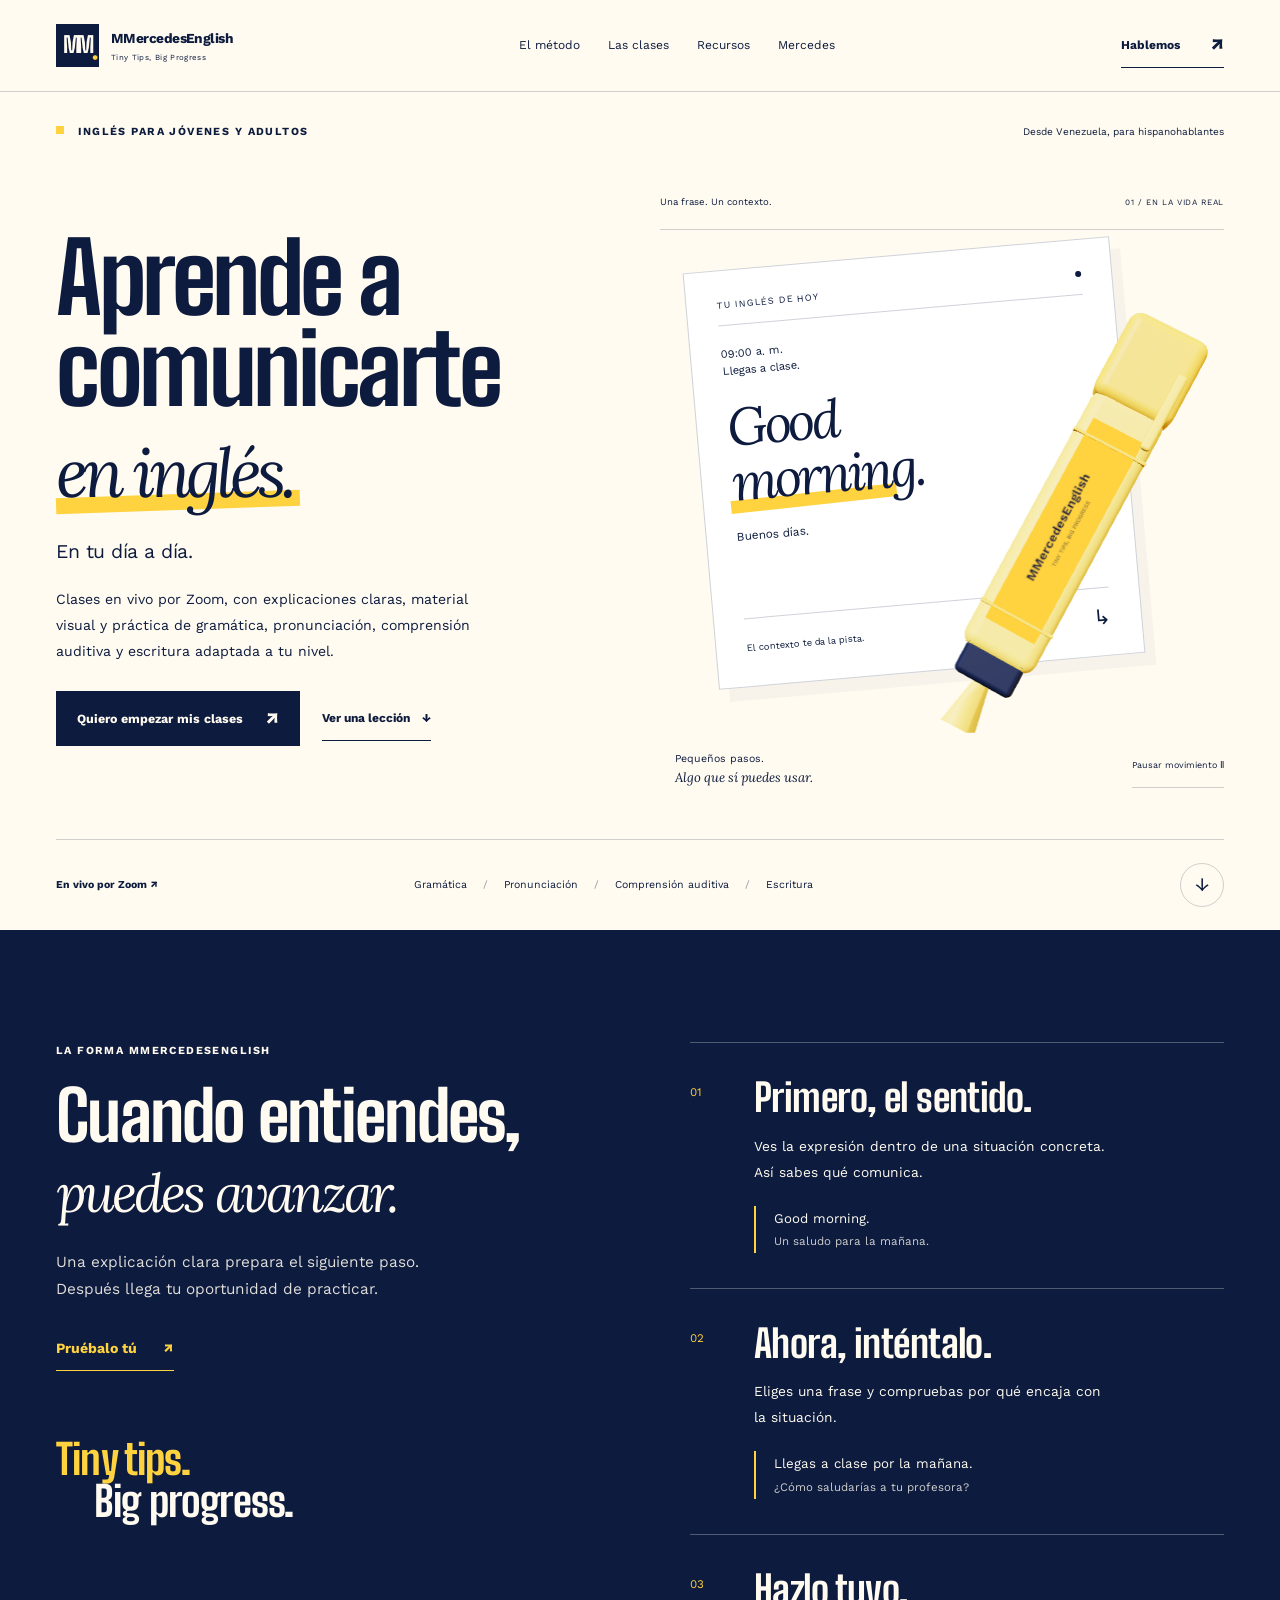
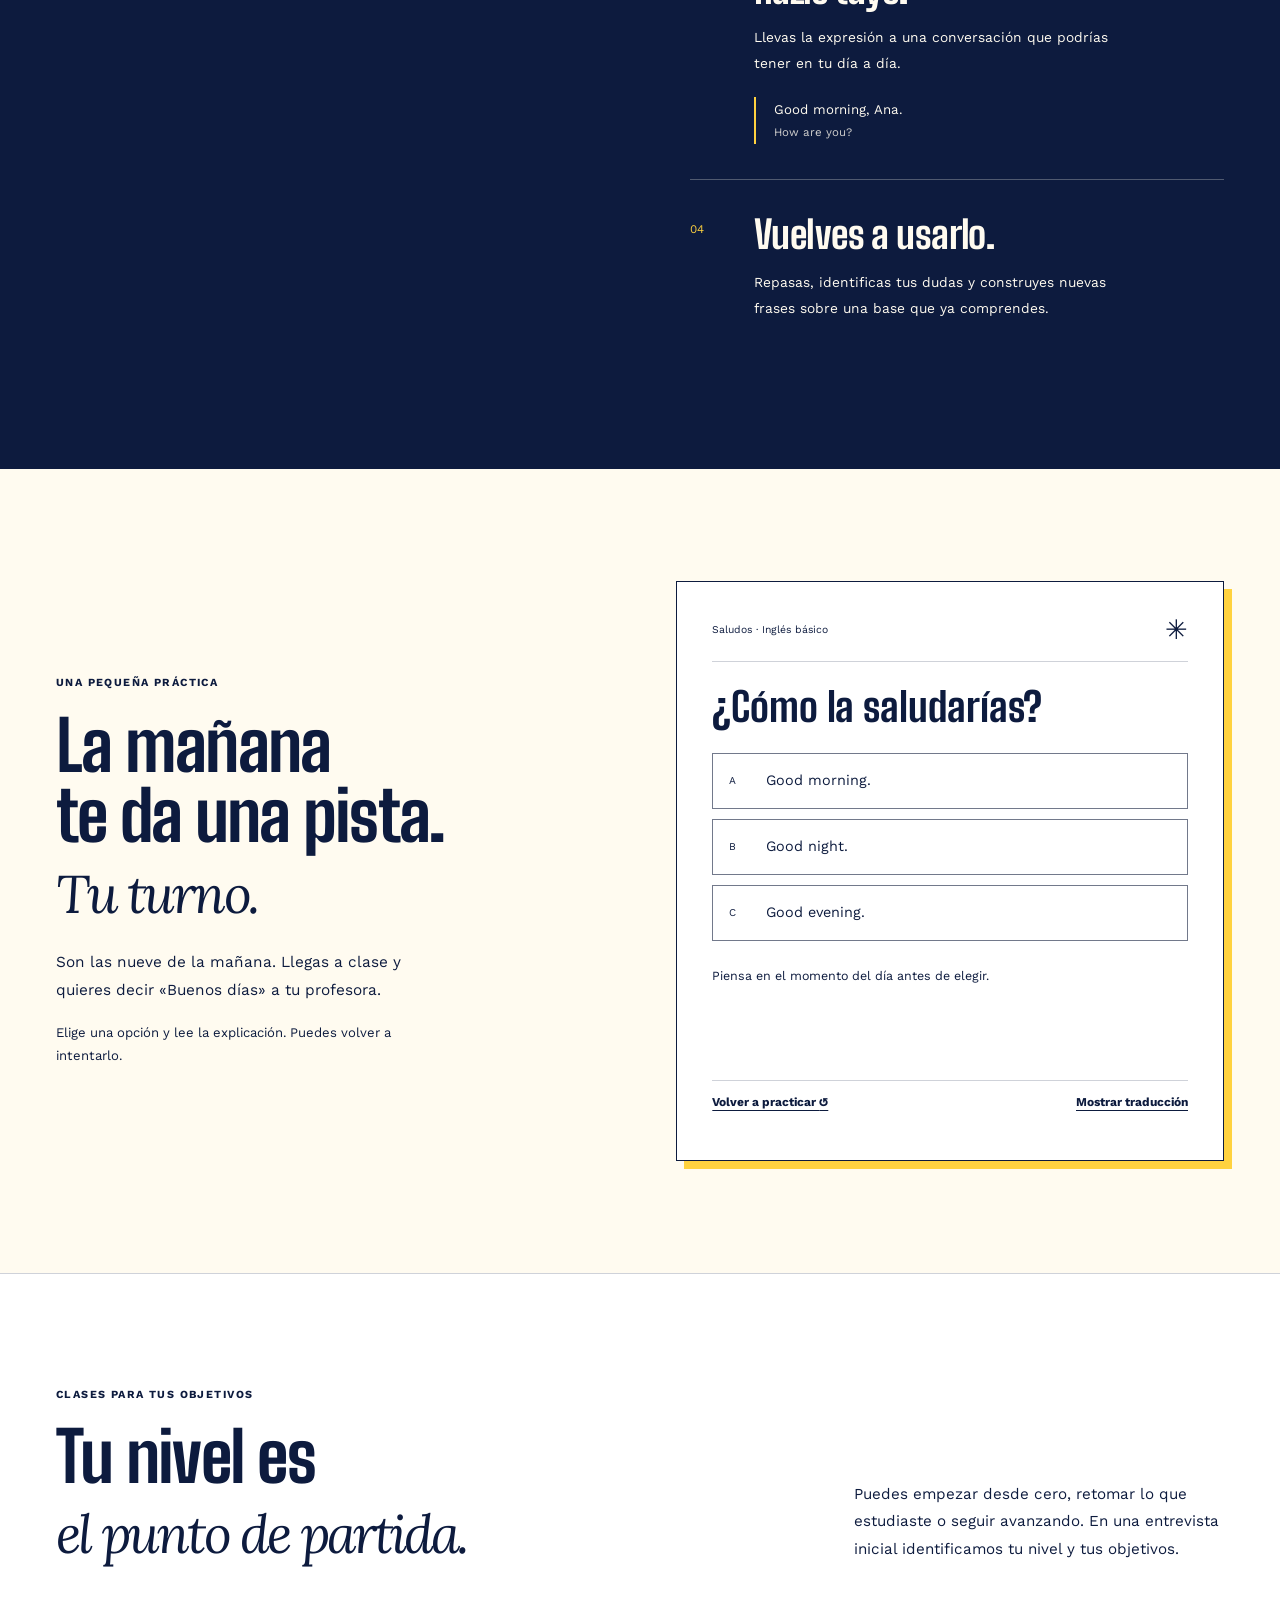
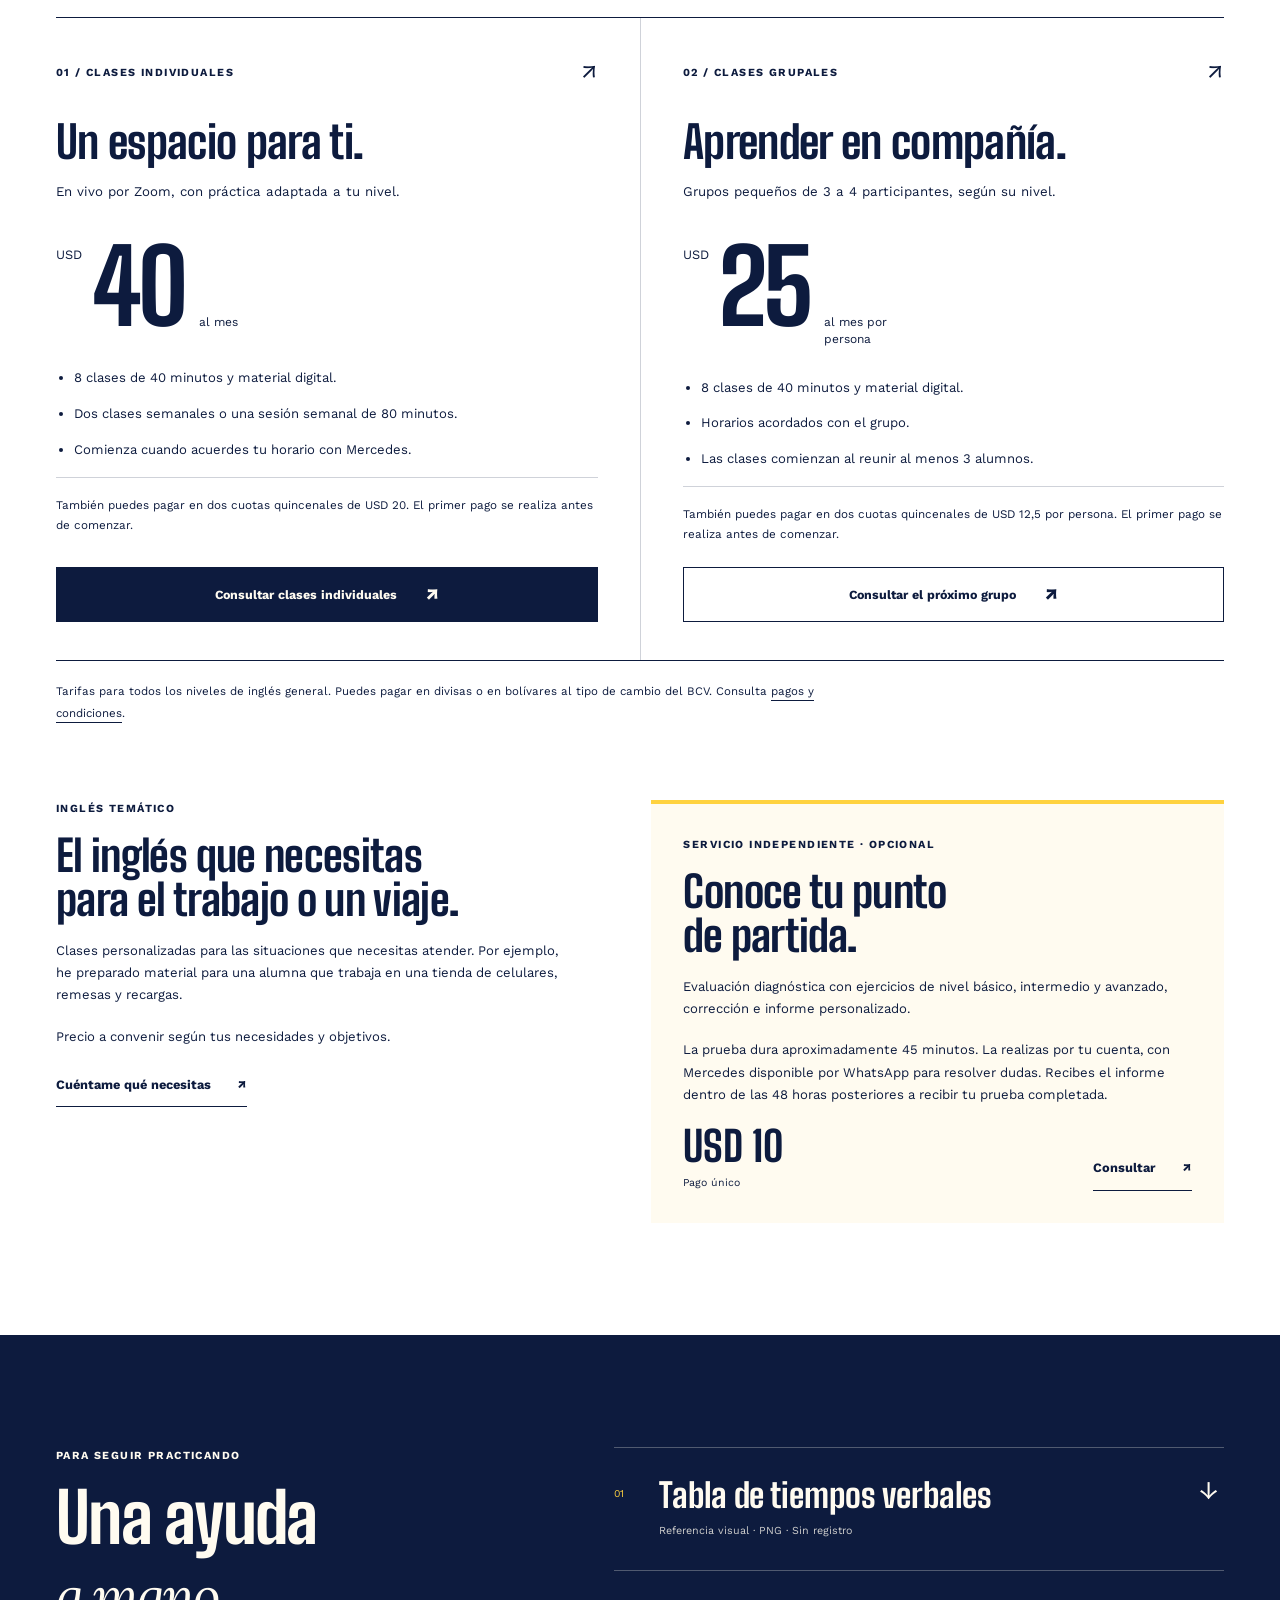
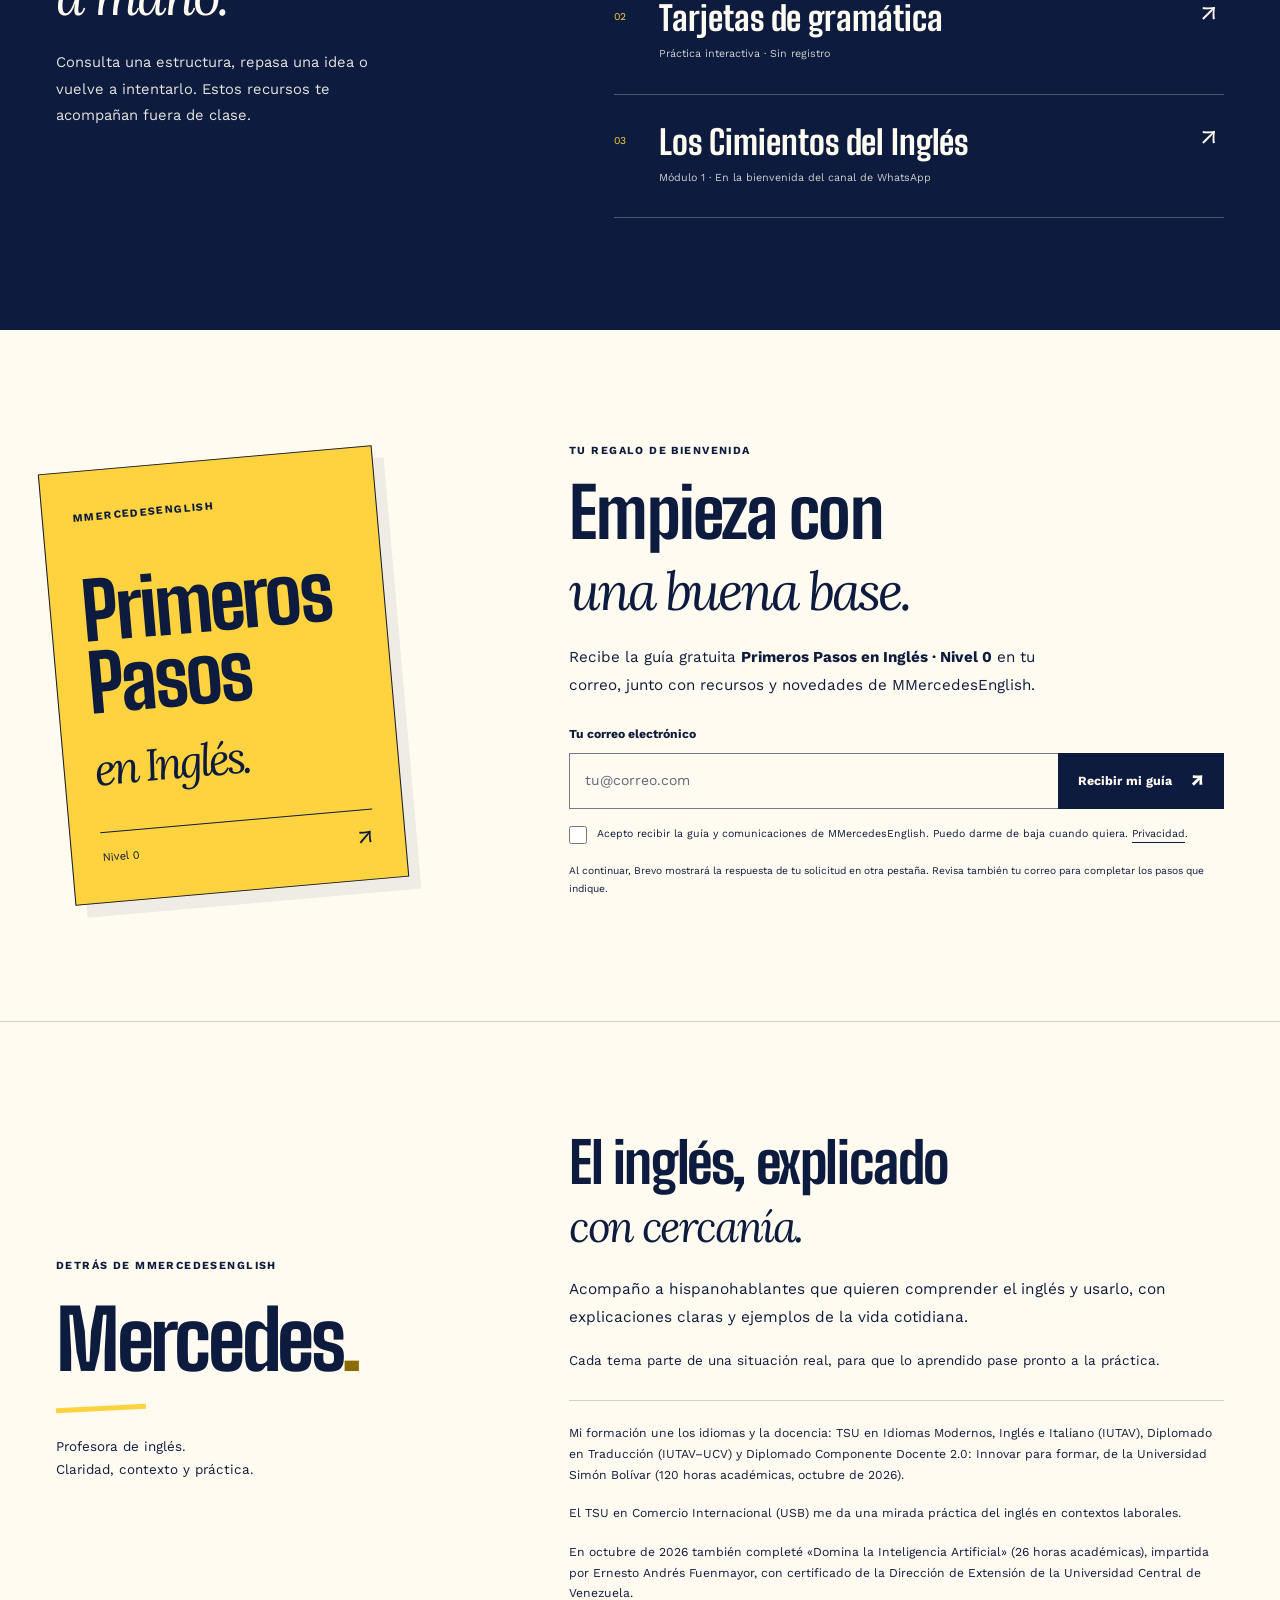
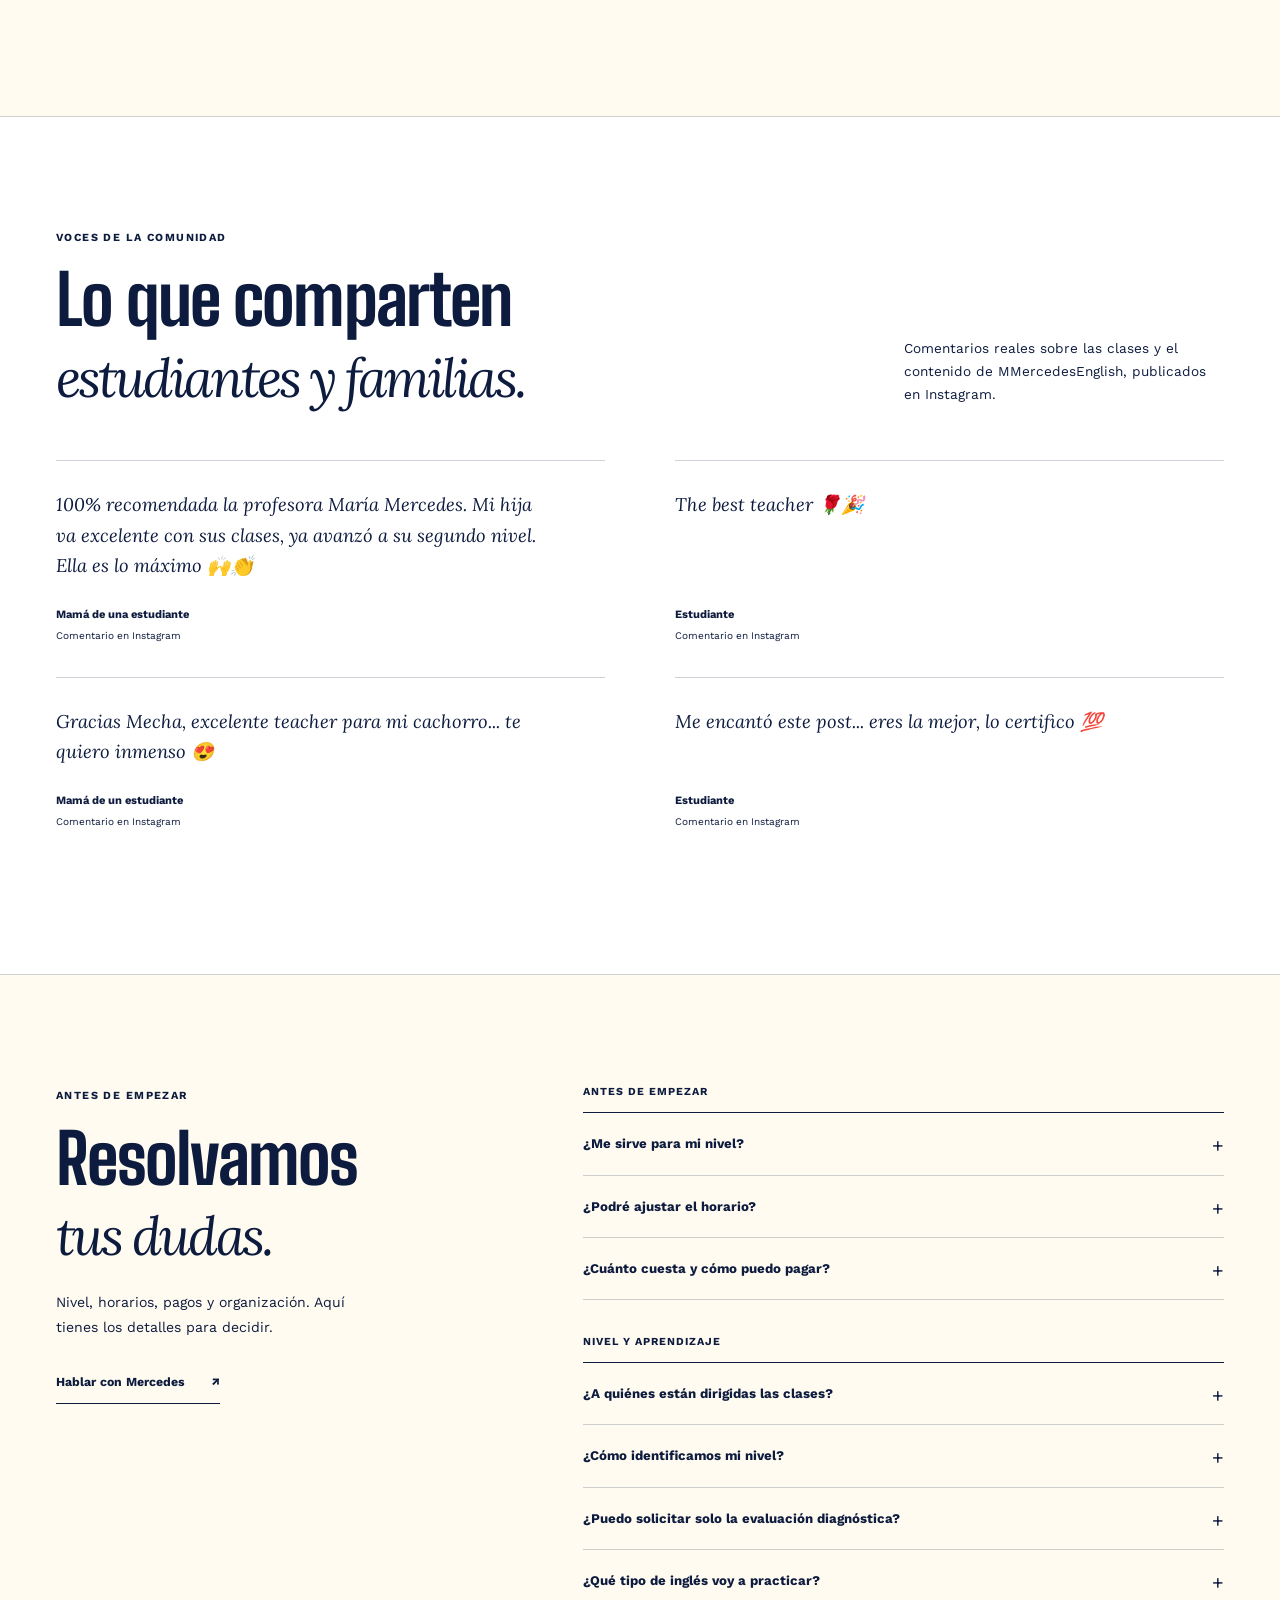
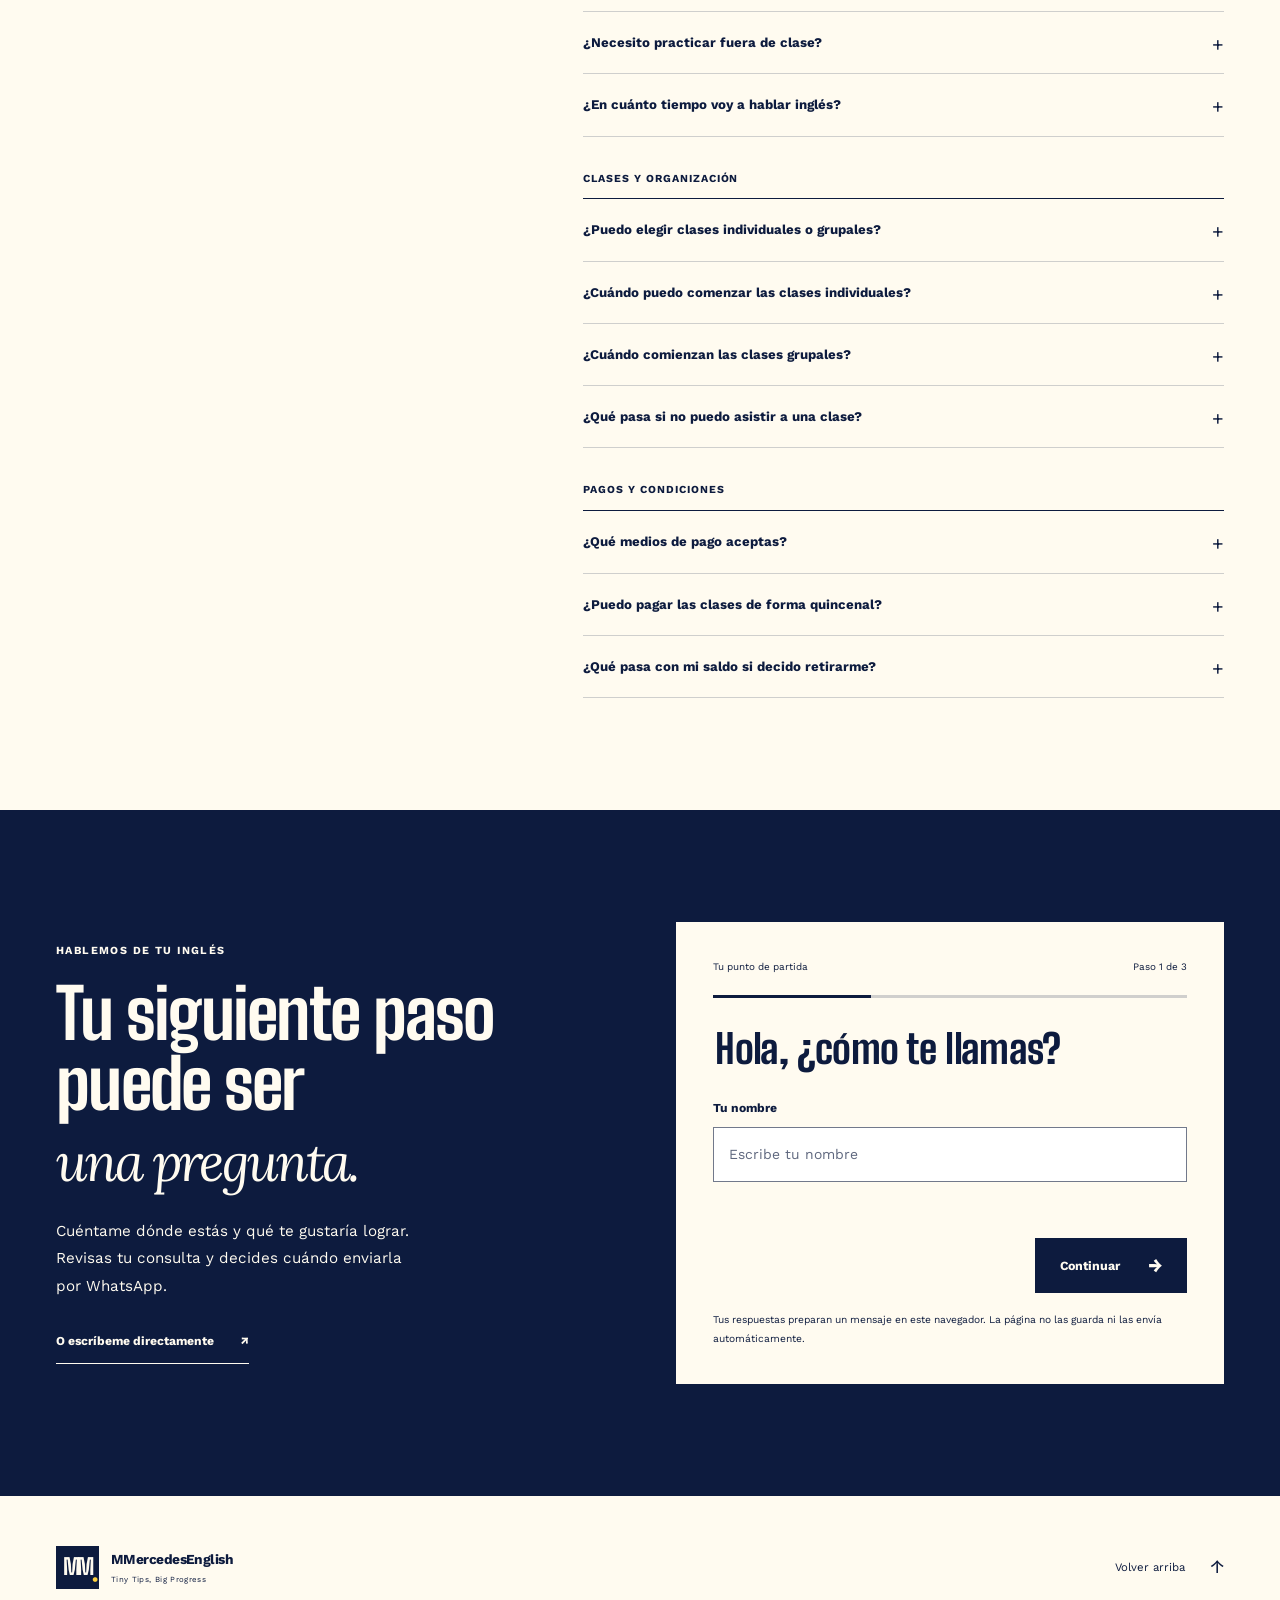
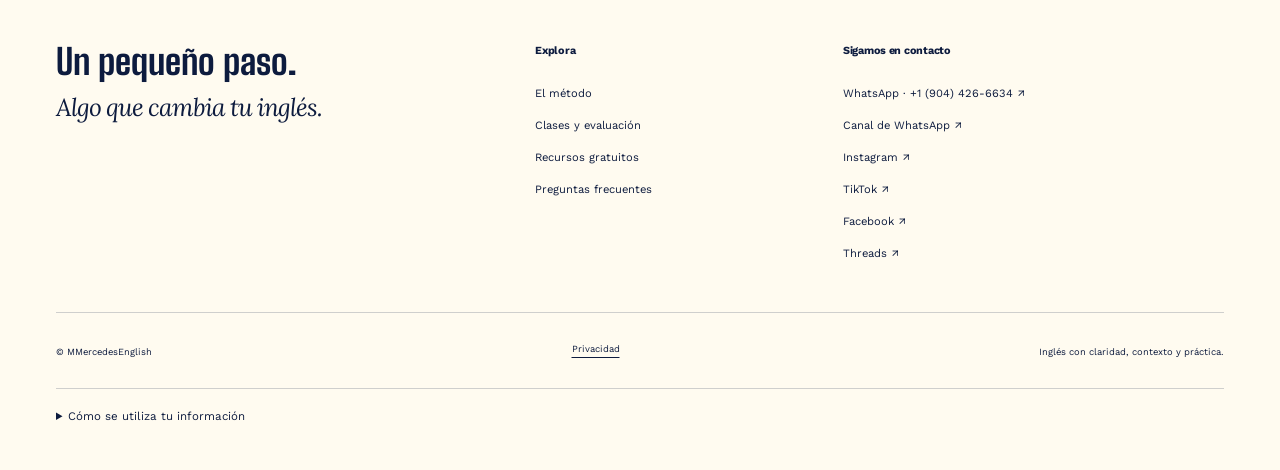
<file: index.html>
<!doctype html>
<html lang="es">
<head>
  <meta charset="utf-8">
  <meta name="viewport" content="width=device-width,initial-scale=1">
  <meta name="robots" content="index,follow">
  <meta name="theme-color" content="#FFFBF0">
  <meta name="description" content="Aprende o mejora tu inglés con clases en vivo por Zoom para jóvenes y adultos hispanohablantes. Gramática, pronunciación, comprensión auditiva y escritura con Mercedes.">
  <title>Clases de inglés en línea para principiantes y otros niveles | MMercedesEnglish</title>
  <meta property="og:type" content="website">
  <meta property="og:locale" content="es_VE">
  <meta property="og:site_name" content="MMercedesEnglish">
  <meta property="og:title" content="Clases de inglés en línea para principiantes y otros niveles | MMercedesEnglish">
  <meta property="og:description" content="Aprende o mejora tu inglés con clases en vivo por Zoom para jóvenes y adultos hispanohablantes. Gramática, pronunciación, comprensión auditiva y escritura con Mercedes.">
  <meta property="og:image" content="https://marraiz2024-lgtm.github.io/assets/social-preview.png">
  <meta property="og:image:alt" content="MMercedesEnglish. Inglés con claridad, contexto y práctica.">
  <meta name="twitter:card" content="summary_large_image">
  <link rel="icon" href="assets/favicon.svg" type="image/svg+xml">
  <link rel="preload" href="assets/fonts/BigShoulders-Bold.woff2" as="font" type="font/woff2" crossorigin>
  <link rel="preload" href="assets/fonts/WorkSans-Regular.woff2" as="font" type="font/woff2" crossorigin>
  <link rel="stylesheet" href="styles.css">
  <script type="application/ld+json">{"@context":"https://schema.org","@type":"Organization","name":"MMercedesEnglish","description":"Aprende o mejora tu inglés con clases en vivo por Zoom para jóvenes y adultos hispanohablantes. Gramática, pronunciación, comprensión auditiva y escritura con Mercedes.","slogan":"Tiny Tips, Big Progress","telephone":"+1-904-426-6634","sameAs":["https://instagram.com/mmercedesenglish","https://tiktok.com/@mmercedesenglish","https://www.facebook.com/mmercedesenglish/","https://www.threads.com/@mmercedes_english"],"contactPoint":{"@type":"ContactPoint","contactType":"Consultas sobre clases","telephone":"+1-904-426-6634","availableLanguage":["Spanish"]}}</script>
  <script src="app.js" defer></script>
  <link rel="canonical" href="https://marraiz2024-lgtm.github.io/">
  <meta property="og:url" content="https://marraiz2024-lgtm.github.io/">
</head>
<body>
<a class="skip" href="#contenido">Saltar al contenido</a>
<header class="header" id="header"><div class="wrap header-inner">
  <a class="brand" href="#inicio" aria-label="MMercedesEnglish, inicio"><span class="brand-mm" aria-hidden="true">MM<span>•</span></span><span class="brand-name">MMercedesEnglish<small lang="en">Tiny Tips, Big Progress</small></span></a>
  <button class="menu-toggle" id="menuToggle" aria-expanded="false" aria-controls="navigation" hidden>Menú <span aria-hidden="true">＋</span></button>
  <nav id="navigation" aria-label="Navegación principal"><a href="#metodo">El método</a><a href="#programa">Las clases</a><a href="#recursos">Recursos</a><a href="#mercedes">Mercedes</a></nav>
  <a class="header-contact" href="https://wa.me/19044266634?text=Hola%2C%20Mercedes.%20Quiero%20confirmar%20mi%20nivel%2C%20elegir%20la%20modalidad%20y%20acordar%20un%20horario%20para%20las%20clases." target="_blank" rel="noopener noreferrer">Hablemos <span aria-hidden="true">↗</span><span class="sr-only"> por WhatsApp (abre en otra pestaña)</span></a>
</div></header>
<main id="contenido">
<section class="hero" id="inicio" aria-labelledby="heroTitle"><div class="wrap">
  <div class="hero-top"><p class="eyebrow"><span class="tiny-square" aria-hidden="true"></span> Inglés para jóvenes y adultos</p><span class="hero-location">Desde Venezuela, para hispanohablantes</span></div>
  <div class="hero-grid">
    <div class="hero-copy"><h1 id="heroTitle">Aprende a<br>comunicarte<br><em>en inglés.</em><span class="day-to-day">En tu día a día.</span></h1>
      <p class="hero-lede">Clases en vivo por Zoom, con explicaciones claras, material visual y práctica de gramática, pronunciación, comprensión auditiva y escritura adaptada a tu nivel.</p>
      <div class="hero-actions"><a class="button primary" href="https://wa.me/19044266634?text=Hola%2C%20Mercedes.%20Quiero%20confirmar%20mi%20nivel%2C%20elegir%20la%20modalidad%20y%20acordar%20un%20horario%20para%20las%20clases." target="_blank" rel="noopener noreferrer">Quiero empezar mis clases <span aria-hidden="true">↗</span><span class="sr-only"> (abre WhatsApp en otra pestaña)</span></a><a class="quiet-link" href="#prueba">Ver una lección <span aria-hidden="true">↓</span></a></div>
    </div>
    <div class="hero-visual" id="visualStage">
      <div class="visual-caption"><span>Una frase. Un contexto.</span><span aria-hidden="true">01 / EN LA VIDA REAL</span></div>
      <div class="lesson-paper"><div class="paper-rule"><span>Tu inglés de hoy</span><span class="paper-dot" aria-hidden="true"></span></div><p class="paper-context">09:00 a. m.<br>Llegas a clase.</p><p class="paper-phrase" lang="en">Good<br><span class="marked">morning.</span></p><p class="paper-translation">Buenos días.</p><div class="paper-footer"><span>El contexto te da la pista.</span><span aria-hidden="true">↳</span></div></div>
      <img class="marker-fallback" id="markerFallback" src="assets/highlighter.svg" width="270" height="410" alt="" aria-hidden="true">
      <div id="markerScene" aria-hidden="true"></div>
      <div class="visual-bottom"><span class="visual-note">Pequeños pasos.<br><em>Algo que sí puedes usar.</em></span><button class="motion-toggle" id="motionToggle" type="button" aria-pressed="false" hidden>Pausar movimiento <span aria-hidden="true">Ⅱ</span></button></div>
    </div>
  </div>
  <div class="hero-bottom"><span>En vivo por Zoom <span aria-hidden="true">↗</span></span><p>Gramática <i aria-hidden="true">/</i> Pronunciación <i aria-hidden="true">/</i> Comprensión auditiva <i aria-hidden="true">/</i> Escritura</p><a href="#metodo" aria-label="Descubrir el método"><span aria-hidden="true">↓</span></a></div>
</div></section>

<section class="method dark section" id="metodo" aria-labelledby="methodTitle"><div class="wrap method-grid">
  <div class="method-heading"><p class="eyebrow">La forma MMercedesEnglish</p><h2 id="methodTitle">Cuando entiendes,<br><em>puedes avanzar.</em></h2><p class="lede">Una explicación clara prepara el siguiente paso. Después llega tu oportunidad de practicar.</p><a class="quiet-link" href="#prueba">Pruébalo tú <span aria-hidden="true">↗</span></a><div class="method-seal" aria-hidden="true">Tiny tips.<br><span>Big progress.</span></div></div>
  <div class="method-steps"><article class="method-step"><span class="step-index">01</span><div><h3>Primero, el sentido.</h3><p>Ves la expresión dentro de una situación concreta. Así sabes qué comunica.</p><p class="step-example" lang="en">Good morning. <span lang="es">Un saludo para la mañana.</span></p></div></article><article class="method-step"><span class="step-index">02</span><div><h3>Ahora, inténtalo.</h3><p>Eliges una frase y compruebas por qué encaja con la situación.</p><p class="step-example">Llegas a clase por la mañana.<span>¿Cómo saludarías a tu profesora?</span></p></div></article><article class="method-step"><span class="step-index">03</span><div><h3>Hazlo tuyo.</h3><p>Llevas la expresión a una conversación que podrías tener en tu día a día.</p><p class="step-example" lang="en">Good morning, Ana.<span>How are you?</span></p></div></article><article class="method-step"><span class="step-index">04</span><div><h3>Vuelves a usarlo.</h3><p>Repasas, identificas tus dudas y construyes nuevas frases sobre una base que ya comprendes.</p></div></article></div>
</div></section>

<section class="practice section" id="prueba" aria-labelledby="practiceTitle"><div class="wrap practice-grid"><div class="practice-heading"><p class="eyebrow">Una pequeña práctica</p><h2 id="practiceTitle">La mañana<br>te da una pista.<br><em>Tu turno.</em></h2><p class="lede">Son las nueve de la mañana. Llegas a clase y quieres decir «Buenos días» a tu profesora.</p><p>Elige una opción y lee la explicación. Puedes volver a intentarlo.</p><noscript><p class="no-script">Para elegir una respuesta, activa JavaScript. La respuesta es <span lang="en">Good morning</span>: el saludo de la mañana.</p></noscript></div>
<div class="practice-sheet"><div class="sheet-label"><span>Saludos · Inglés básico</span><span aria-hidden="true">✳</span></div><h3>¿Cómo la saludarías?</h3><div class="answers" role="group" aria-label="Elige un saludo"><button class="answer" type="button" data-answer="morning" aria-pressed="false"><span aria-hidden="true">A</span><span lang="en">Good morning.</span><span class="answer-arrow" aria-hidden="true">↗</span></button><button class="answer" type="button" data-answer="night" aria-pressed="false"><span aria-hidden="true">B</span><span lang="en">Good night.</span><span class="answer-arrow" aria-hidden="true">↗</span></button><button class="answer" type="button" data-answer="evening" aria-pressed="false"><span aria-hidden="true">C</span><span lang="en">Good evening.</span><span class="answer-arrow" aria-hidden="true">↗</span></button></div><div class="feedback" id="lessonFeedback" role="status" aria-live="polite" aria-atomic="true">Piensa en el momento del día antes de elegir.</div><div class="practice-tools"><button class="text-button" id="lessonReset" type="button">Volver a practicar <span aria-hidden="true">↺</span></button><button class="text-button" id="translationToggle" type="button" aria-expanded="false" aria-controls="translation">Mostrar traducción</button></div><p id="translation" class="translation" hidden><span lang="en">Good morning</span>: buenos días.<br><span lang="en">Good evening</span>: saludo de la tarde-noche.<br><span lang="en">Good night</span>: despedida nocturna o antes de dormir.</p></div>
</div></section>

<section class="program section" id="programa" aria-labelledby="programTitle"><div class="wrap"><div class="section-heading"><div><p class="eyebrow">Clases para tus objetivos</p><h2 id="programTitle">Tu nivel es<br><em>el punto de partida.</em></h2></div><p class="lede">Puedes empezar desde cero, retomar lo que estudiaste o seguir avanzando. En una entrevista inicial identificamos tu nivel y tus objetivos.</p></div>
<div class="plans"><article class="plan"><div class="plan-top"><span class="eyebrow">01 / Clases individuales</span><span class="plan-icon" aria-hidden="true">↗</span></div><h3>Un espacio para ti.</h3><p>En vivo por Zoom, con práctica adaptada a tu nivel.</p><p class="price"><span class="currency">USD</span> 40<span class="price-period">al mes</span></p><ul><li>8 clases de 40 minutos y material digital.</li><li>Dos clases semanales o una sesión semanal de 80 minutos.</li><li>Comienza cuando acuerdes tu horario con Mercedes.</li></ul><p class="plan-payment">También puedes pagar en dos cuotas quincenales de USD 20. El primer pago se realiza antes de comenzar.</p><a class="button primary" href="https://wa.me/19044266634?text=Hola%2C%20Mercedes.%20Quiero%20confirmar%20mi%20nivel%2C%20elegir%20la%20modalidad%20y%20acordar%20un%20horario%20para%20las%20clases." target="_blank" rel="noopener noreferrer">Consultar clases individuales <span aria-hidden="true">↗</span><span class="sr-only"> (abre WhatsApp en otra pestaña)</span></a></article>
<article class="plan"><div class="plan-top"><span class="eyebrow">02 / Clases grupales</span><span class="plan-icon" aria-hidden="true">↗</span></div><h3>Aprender en compañía.</h3><p>Grupos pequeños de 3 a 4 participantes, según su nivel.</p><p class="price"><span class="currency">USD</span> 25<span class="price-period">al mes por persona</span></p><ul><li>8 clases de 40 minutos y material digital.</li><li>Horarios acordados con el grupo.</li><li>Las clases comienzan al reunir al menos 3 alumnos.</li></ul><p class="plan-payment">También puedes pagar en dos cuotas quincenales de USD 12,5 por persona. El primer pago se realiza antes de comenzar.</p><a class="button outline" href="https://wa.me/19044266634?text=Hola%2C%20Mercedes.%20Quiero%20confirmar%20mi%20nivel%2C%20elegir%20la%20modalidad%20y%20acordar%20un%20horario%20para%20las%20clases." target="_blank" rel="noopener noreferrer">Consultar el próximo grupo <span aria-hidden="true">↗</span><span class="sr-only"> (abre WhatsApp en otra pestaña)</span></a></article></div>
<p class="plans-note">Tarifas para todos los niveles de inglés general. Puedes pagar en divisas o en bolívares al tipo de cambio del BCV. Consulta <a href="#faq">pagos y condiciones</a>.</p>
<div class="other-options"><article><p class="eyebrow">Inglés temático</p><h3>El inglés que necesitas<br>para el trabajo o un viaje.</h3><p>Clases personalizadas para las situaciones que necesitas atender. Por ejemplo, he preparado material para una alumna que trabaja en una tienda de celulares, remesas y recargas.</p><p>Precio a convenir según tus necesidades y objetivos.</p><a class="quiet-link" href="https://wa.me/19044266634?text=Hola%2C%20Mercedes.%20Quiero%20confirmar%20mi%20nivel%2C%20elegir%20la%20modalidad%20y%20acordar%20un%20horario%20para%20las%20clases." target="_blank" rel="noopener noreferrer">Cuéntame qué necesitas <span aria-hidden="true">↗</span><span class="sr-only"> (abre WhatsApp en otra pestaña)</span></a></article><article class="diagnostic"><p class="eyebrow">Servicio independiente · Opcional</p><h3>Conoce tu punto<br>de partida.</h3><p>Evaluación diagnóstica con ejercicios de nivel básico, intermedio y avanzado, corrección e informe personalizado.</p><p>La prueba dura aproximadamente 45 minutos. La realizas por tu cuenta, con Mercedes disponible por WhatsApp para resolver dudas. Recibes el informe dentro de las 48 horas posteriores a recibir tu prueba completada.</p><div class="diagnostic-bottom"><strong>USD 10 <span>Pago único</span></strong><a class="quiet-link" href="https://wa.me/19044266634?text=Hola%2C%20Mercedes.%20Me%20interesa%20la%20evaluaci%C3%B3n%20diagn%C3%B3stica%20con%20informe." target="_blank" rel="noopener noreferrer">Consultar <span aria-hidden="true">↗</span><span class="sr-only"> por WhatsApp (abre en otra pestaña)</span></a></div></article></div>
</div></section>

<section class="resources dark section" id="recursos" aria-labelledby="resourcesTitle"><div class="wrap resources-grid"><div><p class="eyebrow">Para seguir practicando</p><h2 id="resourcesTitle">Una ayuda<br><em>a mano.</em></h2><p class="lede">Consulta una estructura, repasa una idea o vuelve a intentarlo. Estos recursos te acompañan fuera de clase.</p></div><div class="resource-list"><a class="resource-item" href="assets/tabla-tiempos.png" download="MMercedesEnglish-tabla-tiempos-verbales.png"><span class="resource-no">01</span><div><h3>Tabla de tiempos verbales</h3><p>Referencia visual · PNG · Sin registro</p></div><span class="resource-arrow" aria-hidden="true">↓</span></a><a class="resource-item" href="https://marraiz2024-lgtm.github.io/flashcards_gramatica_ingles_v3.html" target="_blank" rel="noopener noreferrer"><span class="resource-no">02</span><div><h3>Tarjetas de gramática</h3><p>Práctica interactiva · Sin registro<span class="sr-only"> (abre en otra pestaña)</span></p></div><span class="resource-arrow" aria-hidden="true">↗</span></a><a class="resource-item" href="https://whatsapp.com/channel/0029Vb8MbYDBfxnysh7DMk3F" target="_blank" rel="noopener noreferrer"><span class="resource-no">03</span><div><h3>Los Cimientos del Inglés</h3><p>Módulo 1 · En la bienvenida del canal de WhatsApp<span class="sr-only"> (abre en otra pestaña)</span></p></div><span class="resource-arrow" aria-hidden="true">↗</span></a></div></div></section>

<section class="newsletter section" id="guia" aria-labelledby="guideTitle"><div class="wrap newsletter-grid"><div class="guide-cover" aria-label="Guía gratuita Primeros Pasos en Inglés, Nivel 0"><span class="eyebrow">MMercedesEnglish</span><p>Primeros<br>Pasos<br><em>en Inglés.</em></p><div><span>Nivel 0</span><span aria-hidden="true">↗</span></div></div><div class="newsletter-copy"><p class="eyebrow">Tu regalo de bienvenida</p><h2 id="guideTitle">Empieza con<br><em>una buena base.</em></h2><p class="lede">Recibe la guía gratuita <strong>Primeros Pasos en Inglés · Nivel 0</strong> en tu correo, junto con recursos y novedades de MMercedesEnglish.</p><form id="newsletterForm" action="https://7f6e0f15.sibforms.com/serve/[base64]" method="post" target="_blank"><label for="email">Tu correo electrónico</label><div class="email-row"><input id="email" type="email" name="EMAIL" autocomplete="email" required maxlength="254" placeholder="tu@correo.com"><button class="button primary" type="submit">Recibir mi guía <span aria-hidden="true">↗</span></button></div><input class="honeypot" type="text" name="email_address_check" value="" tabindex="-1" aria-hidden="true" autocomplete="off"><input type="hidden" name="locale" value="es"><label class="consent"><input type="checkbox" name="OPT_IN" value="1" required><span>Acepto recibir la guía y comunicaciones de MMercedesEnglish. Puedo darme de baja cuando quiera. <a href="#privacidad">Privacidad</a>.</span></label><p class="form-help">Al continuar, Brevo mostrará la respuesta de tu solicitud en otra pestaña. Revisa también tu correo para completar los pasos que indique.</p><p id="newsletterStatus" class="form-status" role="status" aria-live="polite"></p></form></div></div></section>

<section class="about section" id="mercedes" aria-labelledby="aboutTitle"><div class="wrap about-grid"><div class="about-name"><p class="eyebrow">Detrás de MMercedesEnglish</p><p class="mercedes-signature">Mercedes<span aria-hidden="true">.</span></p><span class="about-line"></span><p>Profesora de inglés.<br>Claridad, contexto y práctica.</p></div><div><h2 id="aboutTitle">El inglés, explicado<br><em>con cercanía.</em></h2><p class="lede">Acompaño a hispanohablantes que quieren comprender el inglés y usarlo, con explicaciones claras y ejemplos de la vida cotidiana.</p><p>Cada tema parte de una situación real, para que lo aprendido pase pronto a la práctica.</p><div class="credentials"><p>Mi formación une los idiomas y la docencia: TSU en Idiomas Modernos, Inglés e Italiano (IUTAV), Diplomado en Traducción (IUTAV–UCV) y Diplomado Componente Docente 2.0: Innovar para formar, de la Universidad Simón Bolívar (120 horas académicas, octubre de 2026).</p><p>El TSU en Comercio Internacional (USB) me da una mirada práctica del inglés en contextos laborales.</p><p>En octubre de 2026 también completé «Domina la Inteligencia Artificial» (26 horas académicas), impartida por Ernesto Andrés Fuenmayor, con certificado de la Dirección de Extensión de la Universidad Central de Venezuela.</p></div></div></div></section>

<section class="testimonials section" id="testimonios" aria-labelledby="quotesTitle"><div class="wrap"><div class="section-heading"><div><p class="eyebrow">Voces de la comunidad</p><h2 id="quotesTitle">Lo que comparten<br><em>estudiantes y familias.</em></h2></div><p>Comentarios reales sobre las clases y el contenido de MMercedesEnglish, publicados en Instagram.</p></div><div class="quotes"><figure class="quote"><blockquote lang="es">100% recomendada la profesora María Mercedes. Mi hija va excelente con sus clases, ya avanzó a su segundo nivel. Ella es lo máximo 🙌👏</blockquote><figcaption>Mamá de una estudiante<span>Comentario en Instagram</span></figcaption></figure><figure class="quote"><blockquote lang="en">The best teacher 🌹🎉</blockquote><figcaption>Estudiante<span>Comentario en Instagram</span></figcaption></figure><figure class="quote"><blockquote lang="es">Gracias Mecha, excelente teacher para mi cachorro... te quiero inmenso 😍</blockquote><figcaption>Mamá de un estudiante<span>Comentario en Instagram</span></figcaption></figure><figure class="quote"><blockquote lang="es">Me encantó este post... eres la mejor, lo certifico 💯</blockquote><figcaption>Estudiante<span>Comentario en Instagram</span></figcaption></figure></div></div></section>

<section class="faq section" id="faq" aria-labelledby="faqTitle"><div class="wrap faq-grid"><div class="faq-heading"><p class="eyebrow">Antes de empezar</p><h2 id="faqTitle">Resolvamos<br><em>tus dudas.</em></h2><p class="lede">Nivel, horarios, pagos y organización. Aquí tienes los detalles para decidir.</p><a class="quiet-link" href="https://wa.me/19044266634?text=Hola%2C%20Mercedes.%20Quiero%20confirmar%20mi%20nivel%2C%20elegir%20la%20modalidad%20y%20acordar%20un%20horario%20para%20las%20clases." target="_blank" rel="noopener noreferrer">Hablar con Mercedes <span aria-hidden="true">↗</span><span class="sr-only"> por WhatsApp (abre en otra pestaña)</span></a></div><div class="faq-list"><div class="faq-group"><h3>Antes de empezar</h3><details><summary>¿Me sirve para mi nivel?</summary><p>Puedes empezar desde cero, retomar lo que estudiaste o trabajar otros niveles de inglés general. En una entrevista inicial, Mercedes identifica tu nivel y tus objetivos. También ofrece inglés personalizado para trabajo y viajes, con precio a convenir.</p></details><details><summary>¿Podré ajustar el horario?</summary><p>Los horarios se acuerdan con Mercedes según la disponibilidad del alumno o del grupo. En clases individuales puedes elegir dos clases semanales de 40 minutos o una sesión semanal de 80 minutos. Las clases son en vivo por Zoom.</p></details><details><summary>¿Cuánto cuesta y cómo puedo pagar?</summary><p>Las clases individuales cuestan USD 40 al mes; las grupales, USD 25 al mes por participante. Ambas incluyen 8 clases de 40 minutos y material digital. Puedes pagar la mensualidad completa o en dos pagos quincenales: USD 20 o USD 12,5, respectivamente. El primer pago se realiza antes de comenzar. Para Venezuela se acepta Pago Móvil; también puedes consultar por Zelle. Los datos de pago se coordinan por WhatsApp.</p></details></div><div class="faq-group"><h3>Nivel y aprendizaje</h3><details><summary>¿A quiénes están dirigidas las clases?</summary><p>Las clases están dirigidas a jóvenes y adultos hispanohablantes con ganas de aprender o mejorar su inglés, disposición para practicar y compromiso con las clases. Mercedes atiende principalmente a alumnos de Venezuela y otros países de habla hispana.</p></details><details><summary>¿Cómo identificamos mi nivel?</summary><p>En una entrevista inicial, Mercedes identifica tu nivel y lo que necesitas aprender. Si quieres una evaluación más detallada, puedes solicitar una prueba diagnóstica con informe personalizado.</p></details><details><summary>¿Puedo solicitar solo la evaluación diagnóstica?</summary><p>Sí. Es un servicio independiente y opcional, disponible aunque no te inscribas en las clases. La prueba dura aproximadamente 45 minutos y la realizas por tu cuenta, con Mercedes disponible por WhatsApp para resolver dudas durante la prueba. Incluye preguntas y ejercicios de nivel básico, intermedio y avanzado, corrección e informe personalizado. El informe se entrega dentro de las 48 horas posteriores a la recepción de la prueba completada. La evaluación tiene un precio de USD 10, como pago único, e incluye el informe personalizado.</p></details><details><summary>¿Qué tipo de inglés voy a practicar?</summary><p>En inglés general, trabajas contenidos adecuados a tu nivel. Al construir tus bases, practicas cómo presentarte, intercambiar información, hacer preguntas y describir actividades, personas y lugares. Las clases temáticas se personalizan para situaciones de trabajo o viajes.</p></details><details><summary>¿Necesito practicar fuera de clase?</summary><p>Sí. Repasar y aplicar lo aprendido ayuda a consolidarlo. Las clases incluyen material digital para apoyar tu estudio.</p></details><details><summary>¿En cuánto tiempo voy a hablar inglés?</summary><p>No hay un plazo único. El progreso depende de tu punto de partida, constancia y práctica. La idea es trabajar habilidades concretas y reconocer qué puedes hacer con lo aprendido.</p></details></div><div class="faq-group"><h3>Clases y organización</h3><details><summary>¿Puedo elegir clases individuales o grupales?</summary><p>Sí. Puedes elegir clases individuales o grupales. Ambas opciones son en vivo por Zoom y tienen precios diferentes. Los grupos son de 3 a 4 participantes y se organizan según el nivel de inglés. Se establece una fecha de inicio y las clases comienzan al reunir al menos 3 alumnos.</p></details><details><summary>¿Cuándo puedo comenzar las clases individuales?</summary><p>Puedes comenzar en cuanto acuerdes el horario con Mercedes.</p></details><details><summary>¿Cuándo comienzan las clases grupales?</summary><p>Se establece una fecha de inicio para cada grupo. Las clases comienzan al reunir al menos 3 alumnos, con un máximo de 4 participantes. Consulta por WhatsApp la próxima fecha y la disponibilidad.</p></details><details><summary>¿Qué pasa si no puedo asistir a una clase?</summary><p>Puedes solicitar la recuperación o reprogramación de la clase avisando a Mercedes con al menos 24 horas de anticipación. Esta opción aplica tanto a clases individuales como grupales. Si faltas a una clase grupal, puedes recuperarla por separado en un horario acordado con Mercedes o tomar la clase con otro grupo. En caso de emergencia, Mercedes puede considerar excepciones al aviso mínimo de 24 horas, según la situación.</p></details></div><div class="faq-group"><h3>Pagos y condiciones</h3><details><summary>¿Qué medios de pago aceptas?</summary><p>Para Venezuela, puedes pagar por Pago Móvil. Para otros países, puedes pagar por Zelle. Coordina tu inscripción con Mercedes por WhatsApp para recibir los datos de pago. Los pagos se realizan fuera de esta página.</p></details><details><summary>¿Puedo pagar las clases de forma quincenal?</summary><p>Sí. Puedes dividir la mensualidad en dos pagos quincenales iguales: USD 20 para las clases individuales o USD 12,5 por participante para las grupales. El primer pago se realiza antes de comenzar las clases. Puedes pagar en divisas o en bolívares al tipo de cambio del BCV.</p></details><details><summary>¿Qué pasa con mi saldo si decido retirarme?</summary><p>El saldo pagado correspondiente a las clases no tomadas queda disponible para futuras clases. Puedes utilizarlo durante los tres meses siguientes a la fecha en que avises a Mercedes que te retiras.</p></details></div></div></div></section>

<section class="contact section dark" id="contacto" aria-labelledby="contactTitle"><div class="wrap contact-grid"><div><p class="eyebrow">Hablemos de tu inglés</p><h2 id="contactTitle">Tu siguiente paso<br>puede ser<br><em>una pregunta.</em></h2><p class="lede">Cuéntame dónde estás y qué te gustaría lograr. Revisas tu consulta y decides cuándo enviarla por WhatsApp.</p><a class="quiet-link" href="https://wa.me/19044266634?text=Hola%2C%20Mercedes.%20Quiero%20confirmar%20mi%20nivel%2C%20elegir%20la%20modalidad%20y%20acordar%20un%20horario%20para%20las%20clases." target="_blank" rel="noopener noreferrer">O escríbeme directamente <span aria-hidden="true">↗</span><span class="sr-only"> por WhatsApp (abre en otra pestaña)</span></a></div><div class="contact-sheet"><form id="conversation"><div class="form-meta"><span>Tu punto de partida</span><span id="formStepText">Paso 1 de 3</span></div><progress id="formProgress" value="1" max="3" aria-label="Progreso de tu consulta"></progress><fieldset data-step="0"><legend>Hola, ¿cómo te llamas?</legend><label for="firstName">Tu nombre</label><input id="firstName" name="nombre" type="text" autocomplete="given-name" maxlength="60" required placeholder="Escribe tu nombre"></fieldset><fieldset data-step="1" hidden><legend>¿Qué nivel crees que tienes?</legend><label class="radio-choice"><input type="radio" name="nivel" value="Nunca estudié inglés">Nunca estudié inglés</label><label class="radio-choice"><input type="radio" name="nivel" value="Tengo un nivel básico">Tengo un nivel básico</label><label class="radio-choice"><input type="radio" name="nivel" value="Tengo un nivel intermedio">Tengo un nivel intermedio</label><label class="radio-choice"><input type="radio" name="nivel" value="No estoy seguro de mi nivel">No estoy seguro de mi nivel</label></fieldset><fieldset data-step="2" hidden><legend>¿Qué te gustaría lograr?</legend><label for="objective">Tu objetivo</label><textarea id="objective" name="objetivo" maxlength="500" placeholder="Por ejemplo: quiero presentarme y hacer preguntas en inglés."></textarea></fieldset><p class="form-error" id="formError" role="alert"></p><div class="form-actions"><button class="text-button" id="formBack" type="button" hidden>← Volver</button><button class="button primary" id="formNext" type="submit">Continuar <span aria-hidden="true">→</span></button></div><p class="form-help">Tus respuestas preparan un mensaje en este navegador. La página no las guarda ni las envía automáticamente.</p></form><div id="formReview" hidden><p class="eyebrow">Tu consulta está preparada</p><h3 id="reviewTitle" tabindex="-1">Revisa tu mensaje.</h3><p id="messagePreview" class="review-text"></p><a class="button primary" id="whatsappMessage" href="https://wa.me/19044266634" target="_blank" rel="noopener noreferrer">Continuar en WhatsApp <span aria-hidden="true">↗</span><span class="sr-only"> (abre en otra pestaña)</span></a><p class="form-help">El mensaje aún no se ha enviado. Ábrelo en WhatsApp, revísalo y pulsa Enviar cuando quieras.</p><div class="review-tools"><button class="text-button" type="button" id="copyMessage">Copiar mensaje</button><button class="text-button" type="button" id="editMessage">Editar respuestas</button></div><p id="copyStatus" class="form-status" role="status"></p></div><noscript><p>Escríbenos directamente por el enlace de WhatsApp. El asistente de consulta requiere JavaScript.</p></noscript></div></div></section>
</main>
<footer class="footer"><div class="wrap"><div class="footer-top"><a class="brand" href="#inicio"><span class="brand-mm" aria-hidden="true">MM<span>•</span></span><span class="brand-name">MMercedesEnglish<small lang="en">Tiny Tips, Big Progress</small></span></a><a class="back-top" href="#inicio">Volver arriba <span aria-hidden="true">↑</span></a></div><div class="footer-grid"><p class="footer-message">Un pequeño paso.<br><em>Algo que cambia tu inglés.</em></p><div><h2>Explora</h2><a href="#metodo">El método</a><a href="#programa">Clases y evaluación</a><a href="#recursos">Recursos gratuitos</a><a href="#faq">Preguntas frecuentes</a></div><div><h2>Sigamos en contacto</h2><a href="https://wa.me/19044266634" target="_blank" rel="noopener noreferrer">WhatsApp · +1 (904) 426-6634 <span aria-hidden="true">↗</span><span class="sr-only"> (abre en otra pestaña)</span></a><a href="https://whatsapp.com/channel/0029Vb8MbYDBfxnysh7DMk3F" target="_blank" rel="noopener noreferrer">Canal de WhatsApp <span aria-hidden="true">↗</span><span class="sr-only"> (abre en otra pestaña)</span></a><a href="https://instagram.com/mmercedesenglish" target="_blank" rel="noopener noreferrer">Instagram <span aria-hidden="true">↗</span><span class="sr-only"> (abre en otra pestaña)</span></a><a href="https://tiktok.com/@mmercedesenglish" target="_blank" rel="noopener noreferrer">TikTok <span aria-hidden="true">↗</span><span class="sr-only"> (abre en otra pestaña)</span></a><a href="https://www.facebook.com/mmercedesenglish/" target="_blank" rel="noopener noreferrer">Facebook <span aria-hidden="true">↗</span><span class="sr-only"> (abre en otra pestaña)</span></a><a href="https://www.threads.com/@mmercedes_english" target="_blank" rel="noopener noreferrer">Threads <span aria-hidden="true">↗</span><span class="sr-only"> (abre en otra pestaña)</span></a></div></div><div class="footer-bottom"><span>© MMercedesEnglish</span><a href="#privacidad">Privacidad</a><span>Inglés con claridad, contexto y práctica.</span></div><details class="privacy" id="privacidad"><summary>Cómo se utiliza tu información</summary><p>La consulta de clases se prepara en tu navegador. Esta página no guarda tus respuestas ni las envía automáticamente. Al continuar en WhatsApp, compartes el mensaje con ese servicio para revisarlo y enviarlo a Mercedes.</p><p>Mercedes utiliza la información que envíes por WhatsApp para responder y coordinar las clases. Puedes contactarla por el mismo medio para solicitar que elimine la información que le hayas facilitado.</p><p>Si te suscribes, tu correo y consentimiento se envían a Brevo al pulsar «Recibir mi guía». Brevo gestiona la solicitud, la confirmación y los correos de MMercedesEnglish. Puedes darte de baja mediante el enlace de sus correos. Esta página no muestra una suscripción como exitosa antes de la respuesta del servicio.</p><p>El alojamiento recibe los datos técnicos necesarios para servir la página. Las tipografías y el resaltador se cargan desde el propio sitio, sin analítica incorporada. Los enlaces a WhatsApp, recursos y redes se rigen por las políticas de sus servicios. Los pagos se coordinan con Mercedes fuera de la página; consulta las condiciones en las preguntas frecuentes.</p></details></div></footer>
</body></html>
</file>
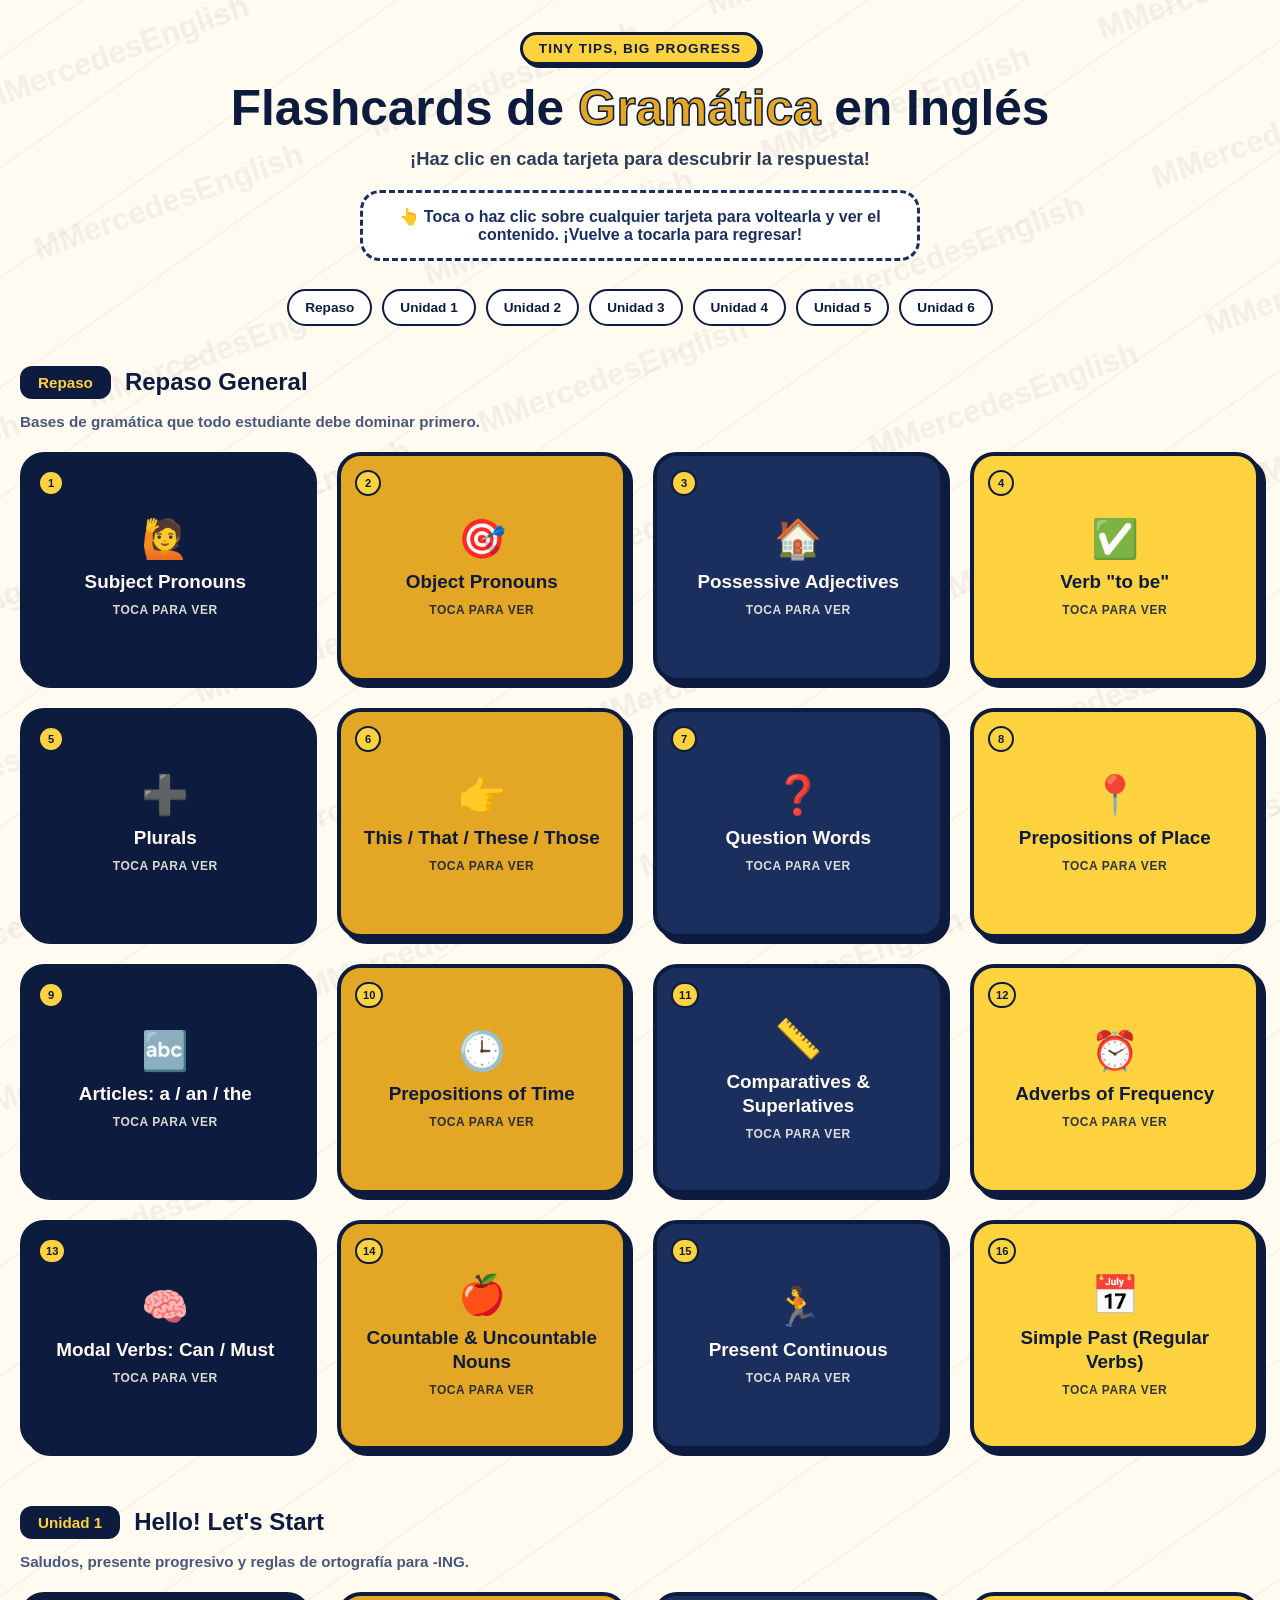
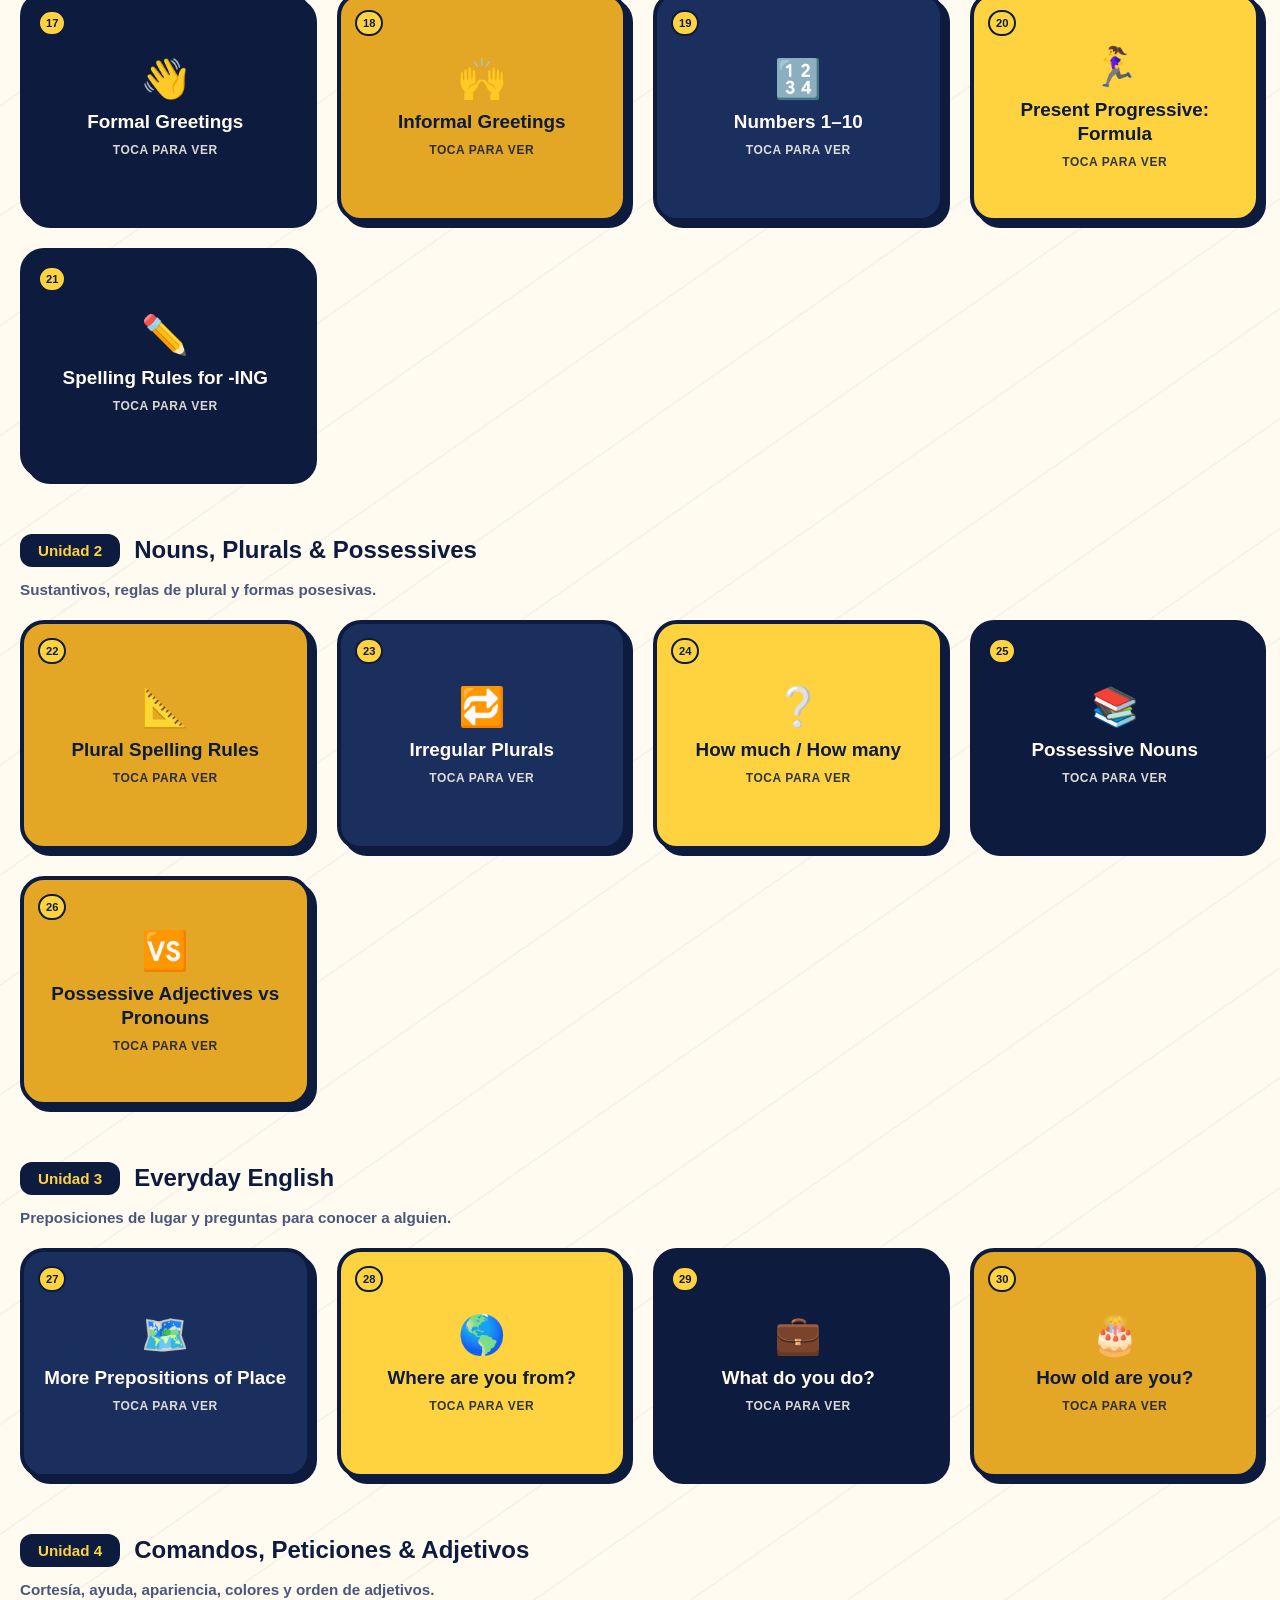
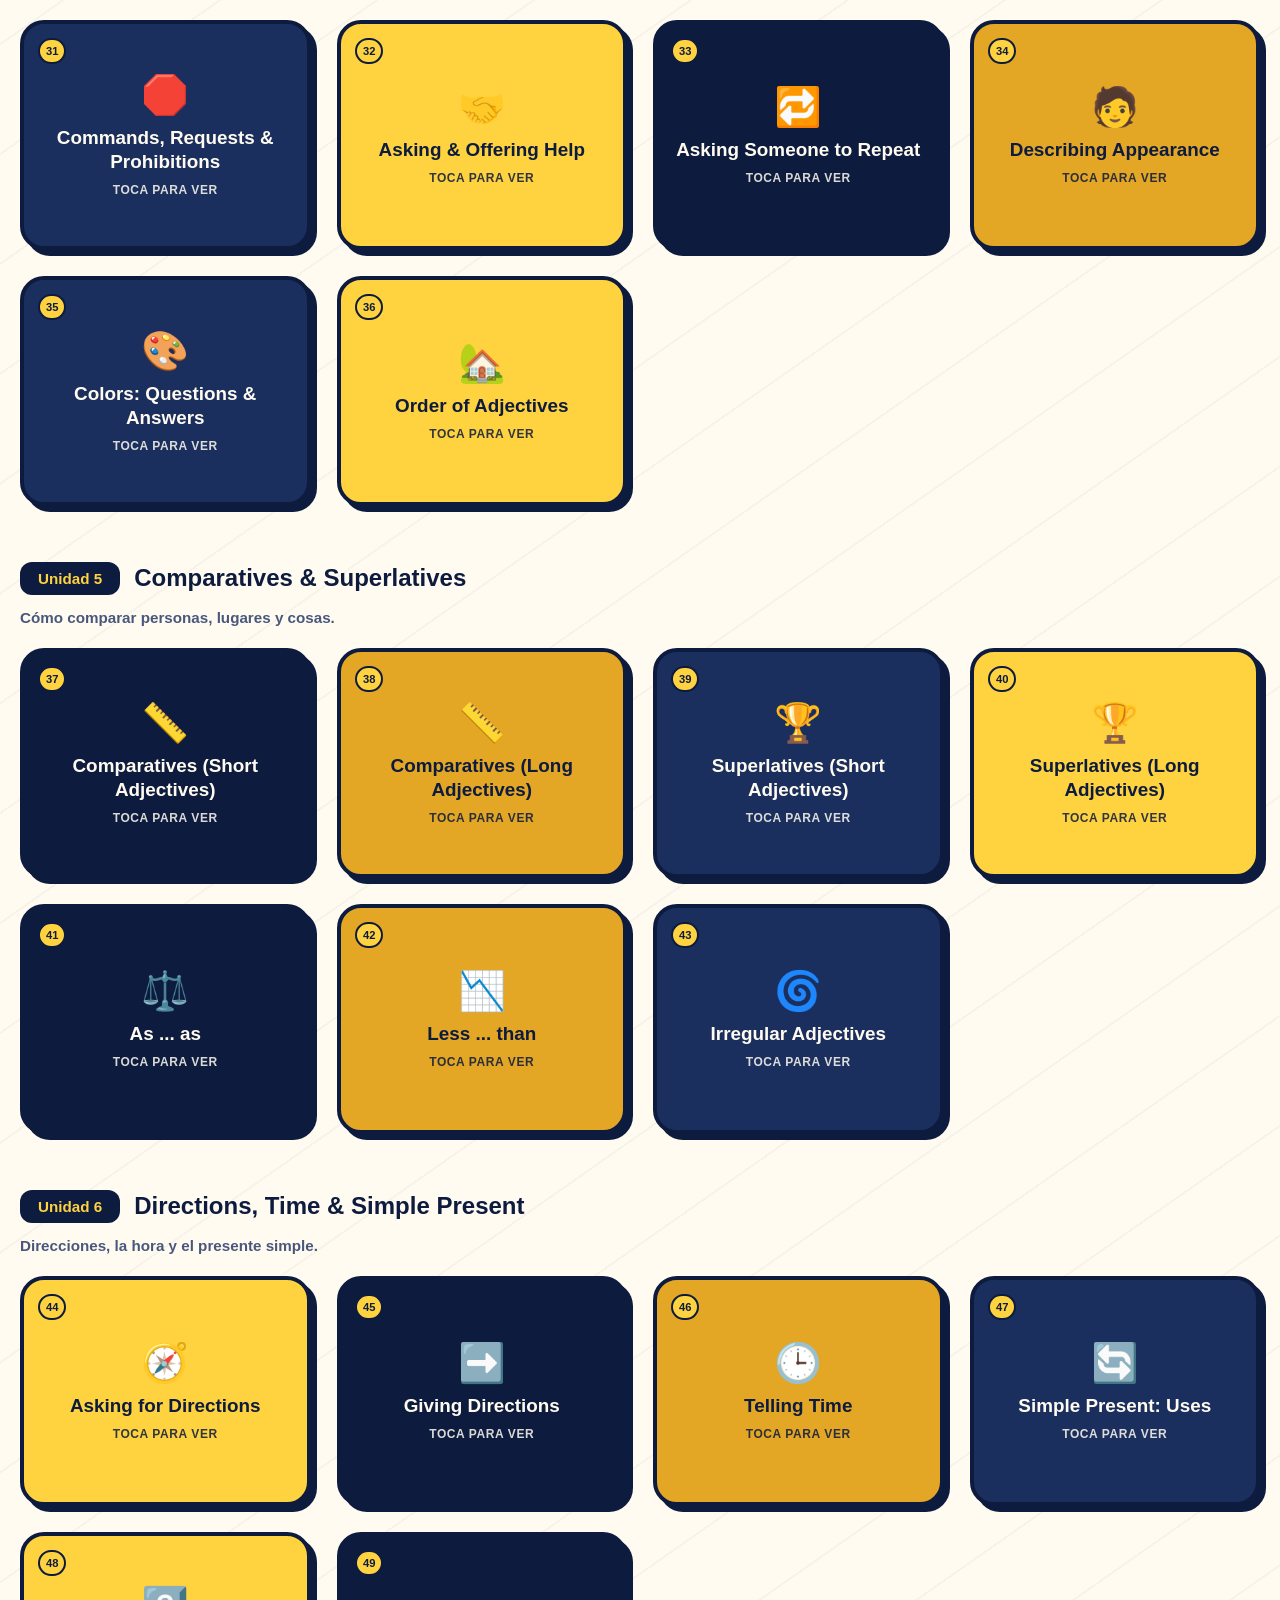
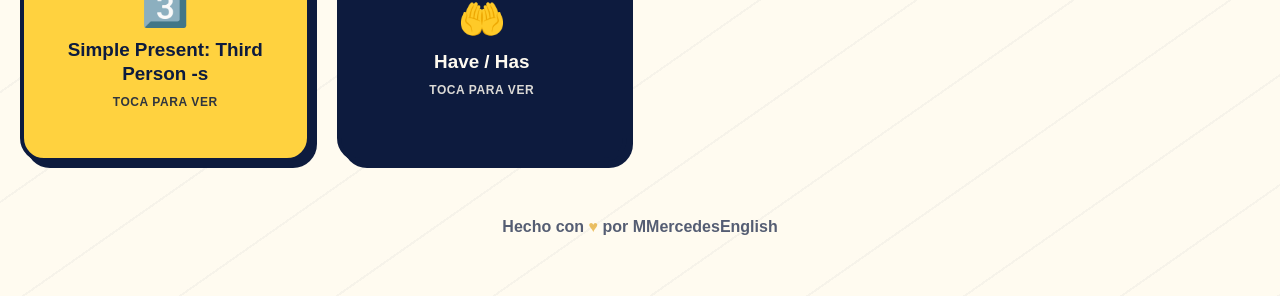
<file: flashcards_gramatica_ingles_v3.html>
<!DOCTYPE html>
<html lang="es">
<head>
<meta charset="UTF-8">
<meta name="viewport" content="width=device-width, initial-scale=1.0">
<title>Flashcards de Gramática Inglesa | MMercedesEnglish</title>
<style>
  :root{
    --navy:#0D1B3E;
    --navy-light:#1B2F5E;
    --yellow:#FFD23F;
    --mustard:#E3A625;
    --cream:#FFFBF0;
    --white:#FFFFFF;
  }

  *{ box-sizing:border-box; margin:0; padding:0; }

  html{ scroll-behavior:smooth; }

  body{
    font-family:'Poppins','Segoe UI Rounded','Trebuchet MS','Nunito',sans-serif;
    background:
      repeating-linear-gradient(
        -35deg,
        rgba(13,27,62,0.035) 0px,
        rgba(13,27,62,0.035) 2px,
        transparent 2px,
        transparent 90px
      ),
      var(--cream);
    min-height:100vh;
    padding:32px 20px 60px;
    color:var(--navy);
    position:relative;
    overflow-x:hidden;
  }

  .watermark{
    position:fixed;
    inset:0;
    display:flex;
    flex-wrap:wrap;
    align-content:space-around;
    justify-content:space-around;
    transform:rotate(-20deg) scale(1.4);
    pointer-events:none;
    z-index:0;
    opacity:0.05;
  }

  .watermark span{
    font-weight:800;
    font-size:1.4rem;
    color:var(--navy);
    white-space:nowrap;
    margin:18px 26px;
  }

  header, main, footer, nav{
    position:relative;
    z-index:1;
  }

  header{
    text-align:center;
    max-width:820px;
    margin:0 auto 24px;
  }

  .eyebrow{
    display:inline-block;
    background:var(--yellow);
    color:var(--navy);
    font-weight:800;
    font-size:0.85rem;
    letter-spacing:0.08em;
    text-transform:uppercase;
    padding:6px 16px;
    border-radius:999px;
    border:3px solid var(--navy);
    box-shadow:3px 3px 0 var(--navy);
    margin-bottom:16px;
  }

  h1{
    font-size:clamp(2rem, 5vw, 3.1rem);
    color:var(--navy);
    line-height:1.1;
    margin-bottom:12px;
  }

  h1 span{
    color:var(--mustard);
    -webkit-text-stroke: 1.5px var(--navy);
  }

  header p{
    font-size:1.15rem;
    color:var(--navy);
    opacity:0.85;
    font-weight:600;
  }

  .instructions{
    max-width:560px;
    margin:20px auto 0;
    background:var(--white);
    border:3px dashed var(--navy-light);
    border-radius:20px;
    padding:14px 22px;
    font-size:1rem;
    font-weight:600;
    color:var(--navy-light);
  }

  /* Unit navigation */
  nav.unit-nav{
    max-width:1000px;
    margin:28px auto 40px;
    display:flex;
    flex-wrap:wrap;
    gap:10px;
    justify-content:center;
  }

  nav.unit-nav a{
    text-decoration:none;
    background:var(--white);
    color:var(--navy);
    font-weight:700;
    font-size:0.85rem;
    padding:9px 16px;
    border-radius:999px;
    border:2.5px solid var(--navy);
    transition:transform 0.15s ease, background 0.15s ease, color 0.15s ease;
  }

  nav.unit-nav a:hover, nav.unit-nav a:focus-visible{
    background:var(--navy);
    color:var(--yellow);
    transform:translateY(-2px);
  }

  main{
    max-width:1240px;
    margin:0 auto;
  }

  .section{
    margin-bottom:56px;
    scroll-margin-top:20px;
  }

  .section-heading{
    display:flex;
    align-items:center;
    gap:14px;
    margin-bottom:22px;
    flex-wrap:wrap;
  }

  .section-badge{
    background:var(--navy);
    color:var(--yellow);
    font-weight:800;
    font-size:0.95rem;
    padding:8px 18px;
    border-radius:12px;
    white-space:nowrap;
  }

  .section-title{
    font-size:1.5rem;
    font-weight:800;
    color:var(--navy);
  }

  .section-sub{
    flex-basis:100%;
    font-size:0.95rem;
    font-weight:600;
    color:var(--navy-light);
    opacity:0.8;
  }

  .grid{
    display:grid;
    grid-template-columns:repeat(auto-fit, minmax(230px, 1fr));
    gap:26px;
  }

  .card-wrap{
    perspective:1400px;
    height:230px;
  }

  .card{
    position:relative;
    width:100%;
    height:100%;
    cursor:pointer;
    transform-style:preserve-3d;
    transition:transform 0.65s cubic-bezier(0.68,-0.4,0.27,1.4);
  }

  .card-wrap:focus-visible .card{
    outline:4px solid var(--navy);
    outline-offset:6px;
    border-radius:24px;
  }

  .card.flipped{
    transform:rotateY(180deg);
  }

  .face{
    position:absolute;
    inset:0;
    -webkit-backface-visibility:hidden;
    backface-visibility:hidden;
    border-radius:24px;
    display:flex;
    flex-direction:column;
    align-items:center;
    justify-content:center;
    text-align:center;
    padding:18px;
    border:4px solid var(--navy);
    box-shadow:6px 6px 0 var(--navy);
  }

  .face-front{
    background:var(--front-color, var(--navy));
    color:var(--front-text, var(--cream));
  }

  .face-back{
    background:var(--white);
    color:var(--navy);
    transform:rotateY(180deg);
  }

  .card-number{
    position:absolute;
    top:14px;
    left:14px;
    background:var(--yellow);
    color:var(--navy);
    font-size:0.7rem;
    font-weight:800;
    min-width:26px;
    height:26px;
    padding:0 6px;
    border-radius:13px;
    display:flex;
    align-items:center;
    justify-content:center;
    border:2px solid var(--navy);
  }

  .face-icon{
    font-size:2.4rem;
    margin-bottom:8px;
  }

  .face-title{
    font-size:1.18rem;
    font-weight:800;
    line-height:1.25;
  }

  .face-hint{
    margin-top:10px;
    font-size:0.75rem;
    font-weight:700;
    opacity:0.85;
    text-transform:uppercase;
    letter-spacing:0.05em;
  }

  .face-back .face-hint{
    color:var(--mustard);
  }

  .examples{
    font-size:0.98rem;
    font-weight:700;
    line-height:1.5;
  }

  .examples .item{
    display:block;
  }

  .examples .item b{
    color:var(--mustard);
  }

  footer{
    text-align:center;
    margin-top:48px;
    font-weight:700;
    color:var(--navy);
    opacity:0.7;
  }

  footer .heart{ color:var(--mustard); }

  @media (prefers-reduced-motion: reduce){
    .card{ transition:none; }
  }

  @media (max-width:480px){
    .card-wrap{ height:220px; }
    .face-title{ font-size:1.05rem; }
    .examples{ font-size:0.88rem; }
  }
</style>
</head>
<body>

<div class="watermark" id="watermark"></div>

<header>
  <span class="eyebrow">Tiny Tips, Big Progress</span>
  <h1>Flashcards de <span>Gramática</span> en Inglés</h1>
  <p>¡Haz clic en cada tarjeta para descubrir la respuesta!</p>
  <div class="instructions">👆 Toca o haz clic sobre cualquier tarjeta para voltearla y ver el contenido. ¡Vuelve a tocarla para regresar!</div>
</header>

<nav class="unit-nav" id="unitNav"></nav>

<main id="cardMain"></main>

<footer>Hecho con <span class="heart">♥</span> por MMercedesEnglish</footer>

<script>
  // Fill watermark background, echoing the workbook diagonal watermark
  const wm = document.getElementById('watermark');
  for(let i=0;i<40;i++){
    const s = document.createElement('span');
    s.textContent = 'MMercedesEnglish';
    wm.appendChild(s);
  }

  const palette = ["var(--navy)", "var(--mustard)", "var(--navy-light)", "var(--yellow)"];
  const paletteText = [null, "var(--navy)", null, "var(--navy)"];

  const sections = [
    {
      id: "repaso",
      badge: "Repaso",
      title: "Repaso General",
      sub: "Bases de gramática que todo estudiante debe dominar primero.",
      cards: [
        { icon:"🙋", front:"Subject Pronouns", back:["I","You","He","She","It","We","They"] },
        { icon:"🎯", front:"Object Pronouns", back:["me","you","him","her","it","us","them"] },
        { icon:"🏠", front:"Possessive Adjectives", back:["my","your","his","her","its","our","their"] },
        { icon:"✅", front:'Verb "to be"', back:["I am","You are","He / She / It is","We are","They are"] },
        { icon:"➕", front:"Plurals", back:["cat → cats","box → boxes","baby → babies","child → children"] },
        { icon:"👉", front:"This / That / These / Those", back:["this = near, singular","that = far, singular","these = near, plural","those = far, plural"] },
        { icon:"❓", front:"Question Words", back:["Who","What","Where","When","Why","How"] },
        { icon:"📍", front:"Prepositions of Place", back:["in","on","under","next to","between"] },
        { icon:"🔤", front:"Articles: a / an / the", back:["a book","an apple","an hour","the sun"] },
        { icon:"🕒", front:"Prepositions of Time", back:["in + months/years","on + days","at + clock time"] },
        { icon:"📏", front:"Comparatives & Superlatives", back:["big → bigger → the biggest","happy → happier → the happiest","good → better → the best"] },
        { icon:"⏰", front:"Adverbs of Frequency", back:["always","usually","often","sometimes","never"] },
        { icon:"🧠", front:"Modal Verbs: Can / Must", back:["can = ability / permission","I can swim.","must = obligation","You must study."] },
        { icon:"🍎", front:"Countable & Uncountable Nouns", back:["Countable: apple → apples","Uncountable: water, rice, money"] },
        { icon:"🏃", front:"Present Continuous", back:["verb + -ing","I am reading.","She is playing.","They are eating."] },
        { icon:"📅", front:"Simple Past (Regular Verbs)", back:["play → played","walk → walked","watch → watched"] }
      ]
    },
    {
      id: "unit1",
      badge: "Unidad 1",
      title: "Hello! Let's Start",
      sub: "Saludos, presente progresivo y reglas de ortografía para -ING.",
      cards: [
        { icon:"👋", front:"Formal Greetings", back:["Good morning.","Good afternoon.","Good evening.","Nice to meet you."] },
        { icon:"🙌", front:"Informal Greetings", back:["Hi!","Hey!","Yo!","What's up?"] },
        { icon:"🔢", front:"Numbers 1–10", back:["one, two, three, four, five","six, seven, eight, nine, ten"] },
        { icon:"🏃‍♀️", front:"Present Progressive: Formula", back:["Subject + am/is/are + verb-ing","I am waving.","She is eating.","They are playing."] },
        { icon:"✏️", front:"Spelling Rules for -ING", back:["Most verbs: just add -ing (play → playing)","Ends in -e: drop e (make → making)","Short vowel+consonant: double it (run → running)"] }
      ]
    },
    {
      id: "unit2",
      badge: "Unidad 2",
      title: "Nouns, Plurals & Possessives",
      sub: "Sustantivos, reglas de plural y formas posesivas.",
      cards: [
        { icon:"📐", front:"Plural Spelling Rules", back:["Add -s: books","-es after s/x/ch/sh: boxes","consonant + y → -ies: baby → babies","-f/-fe → -ves: knife → knives"] },
        { icon:"🔁", front:"Irregular Plurals", back:["child → children","man → men","woman → women","foot → feet","tooth → teeth"] },
        { icon:"❔", front:"How much / How many", back:["How many + countable: How many apples?","How much + uncountable: How much sugar?"] },
        { icon:"📚", front:"Possessive Nouns", back:["Singular noun + 's: the boy's book","Plural noun + ': the students' bags"] },
        { icon:"🆚", front:"Possessive Adjectives vs Pronouns", back:["Adjective + noun: my car","Pronoun replaces noun: It's mine."] }
      ]
    },
    {
      id: "unit3",
      badge: "Unidad 3",
      title: "Everyday English",
      sub: "Preposiciones de lugar y preguntas para conocer a alguien.",
      cards: [
        { icon:"🗺️", front:"More Prepositions of Place", back:["in front of","behind","above","below","near","opposite"] },
        { icon:"🌎", front:"Where are you from?", back:["Q: Where are you from?","A: I'm from + country.","Example: I'm from Venezuela."] },
        { icon:"💼", front:"What do you do?", back:["Q: What do you do?","A: I'm a/an + profession.","Example: I'm a teacher."] },
        { icon:"🎂", front:"How old are you?", back:["Q: How old are you?","A: I'm ... years old.","Use the verb 'to be', not 'have'."] }
      ]
    },
    {
      id: "unit4",
      badge: "Unidad 4",
      title: "Comandos, Peticiones & Adjetivos",
      sub: "Cortesía, ayuda, apariencia, colores y orden de adjetivos.",
      cards: [
        { icon:"🛑", front:"Commands, Requests & Prohibitions", back:["Command: Close the door.","Request: Could you close the door, please?","Prohibition: Don't touch that."] },
        { icon:"🤝", front:"Asking & Offering Help", back:["Ask: Can you help me?","Offer: Can I help you?"] },
        { icon:"🔁", front:"Asking Someone to Repeat", back:["Could you repeat that, please?","Sorry, I didn't understand.","Can you say that again?"] },
        { icon:"🧑", front:"Describing Appearance", back:["Q: What does she look like?","A: She's tall. She has curly hair."] },
        { icon:"🎨", front:"Colors: Questions & Answers", back:["Q: What color is it? A: It's blue.","Q: What color are your eyes? A: They're brown."] },
        { icon:"🏡", front:"Order of Adjectives", back:["opinion + size + age + shape + color + origin + material + noun","a big beautiful old round white house"] }
      ]
    },
    {
      id: "unit5",
      badge: "Unidad 5",
      title: "Comparatives & Superlatives",
      sub: "Cómo comparar personas, lugares y cosas.",
      cards: [
        { icon:"📏", front:"Comparatives (Short Adjectives)", back:["adjective + -er + than","Sara is taller than Tom."] },
        { icon:"📏", front:"Comparatives (Long Adjectives)", back:["more + adjective + than","This movie is more interesting than that one."] },
        { icon:"🏆", front:"Superlatives (Short Adjectives)", back:["the + adjective + -est","Sara is the fastest runner in her class."] },
        { icon:"🏆", front:"Superlatives (Long Adjectives)", back:["the most + adjective","That is the most beautiful beach in the world."] },
        { icon:"⚖️", front:"As ... as", back:["as + adjective + as = equal","My car is as fast as yours."] },
        { icon:"📉", front:"Less ... than", back:["less + adjective/adverb + than","This phone is less expensive than that one."] },
        { icon:"🌀", front:"Irregular Adjectives", back:["good → better → the best","bad → worse → the worst","far → farther → the farthest"] }
      ]
    },
    {
      id: "unit6",
      badge: "Unidad 6",
      title: "Directions, Time & Simple Present",
      sub: "Direcciones, la hora y el presente simple.",
      cards: [
        { icon:"🧭", front:"Asking for Directions", back:["Excuse me, how can I get to...?","Can you help me?"] },
        { icon:"➡️", front:"Giving Directions", back:["Go straight.","Turn left / right.","Take the first street.","It's on the corner."] },
        { icon:"🕒", front:"Telling Time", back:["3:00 = three o'clock","3:15 = quarter past three","3:30 = half past three","3:45 = quarter to four"] },
        { icon:"🔄", front:"Simple Present: Uses", back:["Routines, habits, facts, general truths","Subject + base verb","I play soccer every day."] },
        { icon:"3️⃣", front:"Simple Present: Third Person -s", back:["He / She / It + verb + s: She works.","Negative: doesn't + verb: He doesn't work.","Question: Does she work?"] },
        { icon:"🤲", front:"Have / Has", back:["I / You / We / They + have","He / She / It + has","I have a car. She has a car."] }
      ]
    }
  ];

  const unitNav = document.getElementById('unitNav');
  const main = document.getElementById('cardMain');
  let globalIndex = 0;

  sections.forEach(section => {
    // nav pill
    const navLink = document.createElement('a');
    navLink.href = `#${section.id}`;
    navLink.textContent = section.badge;
    unitNav.appendChild(navLink);

    // section wrapper
    const sectionEl = document.createElement('section');
    sectionEl.className = 'section';
    sectionEl.id = section.id;

    const heading = document.createElement('div');
    heading.className = 'section-heading';
    heading.innerHTML = `
      <span class="section-badge">${section.badge}</span>
      <span class="section-title">${section.title}</span>
      <span class="section-sub">${section.sub}</span>
    `;
    sectionEl.appendChild(heading);

    const grid = document.createElement('div');
    grid.className = 'grid';

    section.cards.forEach(data => {
      const colorIdx = globalIndex % palette.length;
      const wrap = document.createElement('div');
      wrap.className = 'card-wrap';
      wrap.tabIndex = 0;
      wrap.setAttribute('role', 'button');
      wrap.setAttribute('aria-label', `Flashcard: ${data.front}. Presiona para voltear.`);

      const card = document.createElement('div');
      card.className = 'card';

      const frontFace = document.createElement('div');
      frontFace.className = 'face face-front';
      frontFace.style.setProperty('--front-color', palette[colorIdx]);
      if(paletteText[colorIdx]){ frontFace.style.setProperty('--front-text', paletteText[colorIdx]); }
      frontFace.innerHTML = `
        <span class="card-number">${globalIndex + 1}</span>
        <div class="face-icon">${data.icon}</div>
        <div class="face-title">${data.front}</div>
        <div class="face-hint">Toca para ver</div>
      `;

      const backFace = document.createElement('div');
      backFace.className = 'face face-back';
      const items = data.back.map(line => `<span class="item">${line}</span>`).join('');
      backFace.innerHTML = `
        <div class="examples">${items}</div>
        <div class="face-hint">Toca para volver</div>
      `;

      card.appendChild(frontFace);
      card.appendChild(backFace);
      wrap.appendChild(card);
      grid.appendChild(wrap);

      function toggleFlip(){ card.classList.toggle('flipped'); }
      wrap.addEventListener('click', toggleFlip);
      wrap.addEventListener('keydown', (e) => {
        if(e.key === 'Enter' || e.key === ' '){
          e.preventDefault();
          toggleFlip();
        }
      });

      globalIndex++;
    });

    sectionEl.appendChild(grid);
    main.appendChild(sectionEl);
  });
</script>

</body>
</html>
</file>
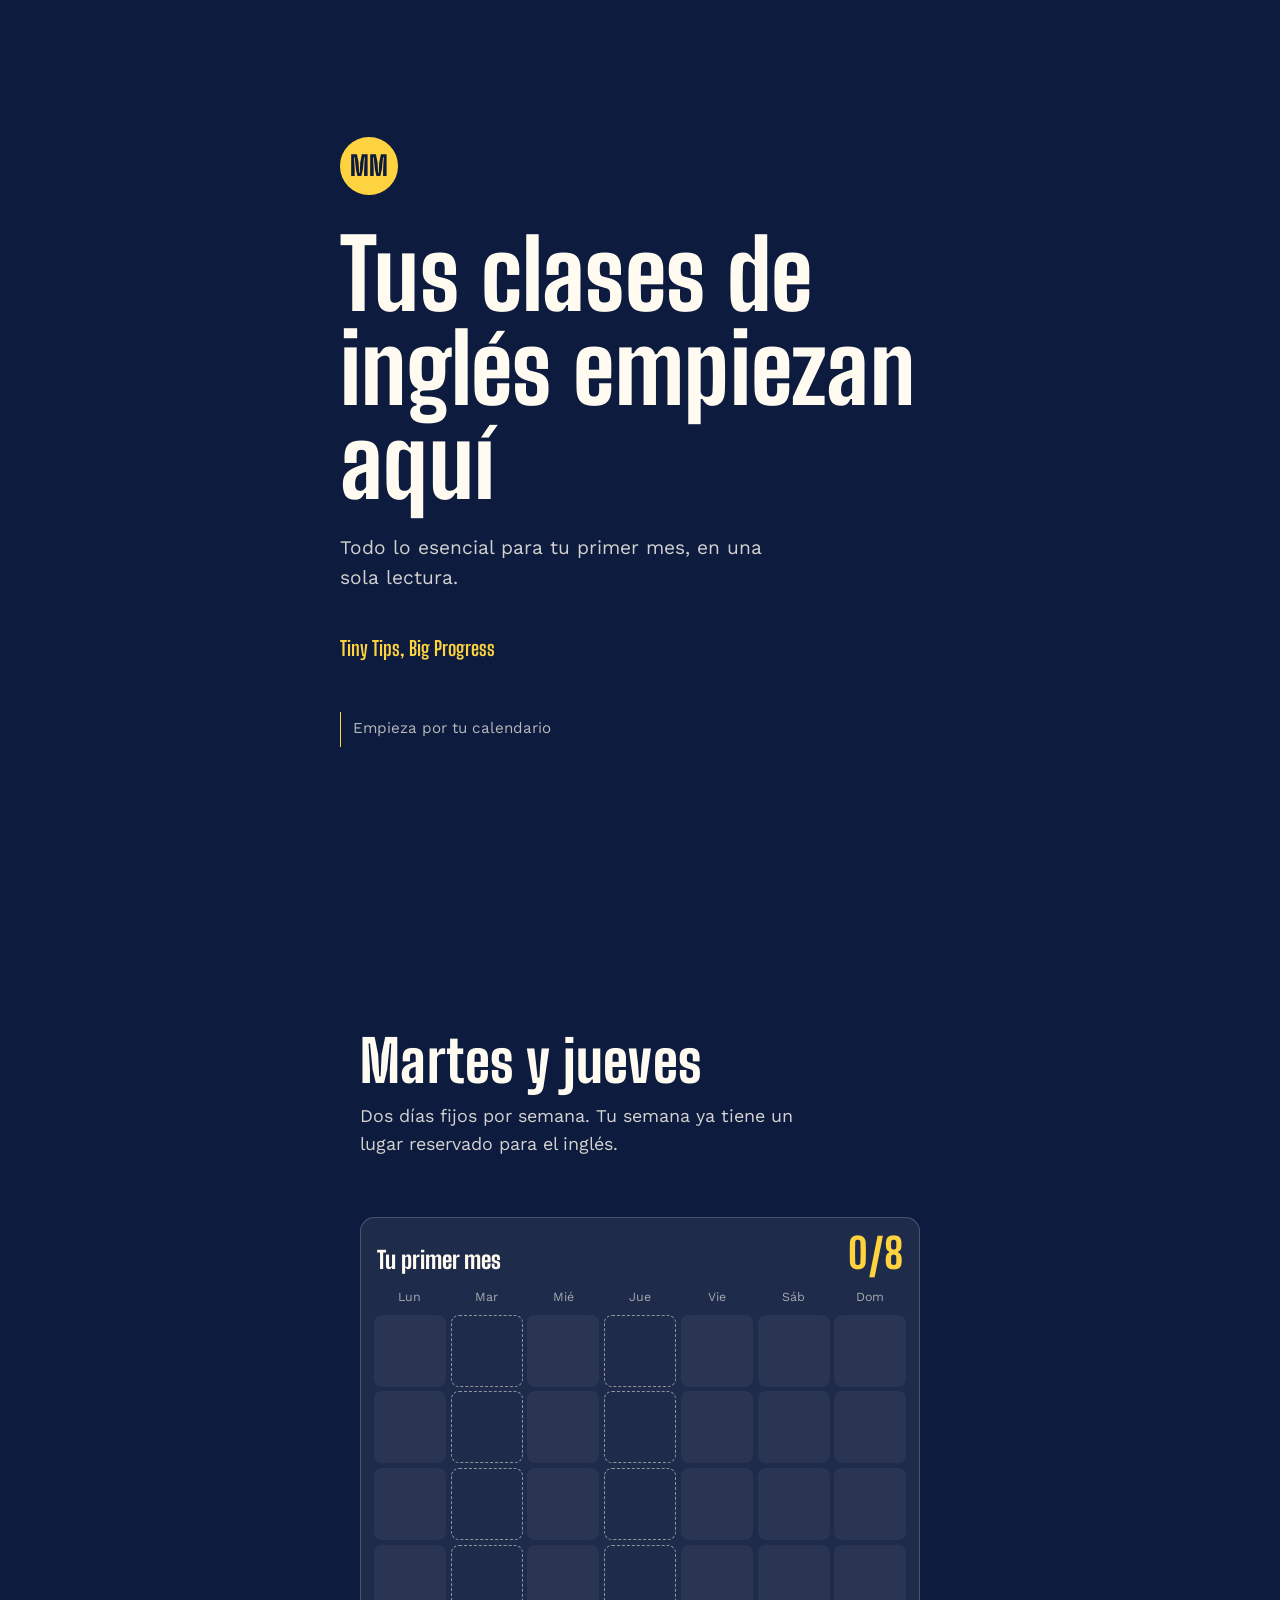
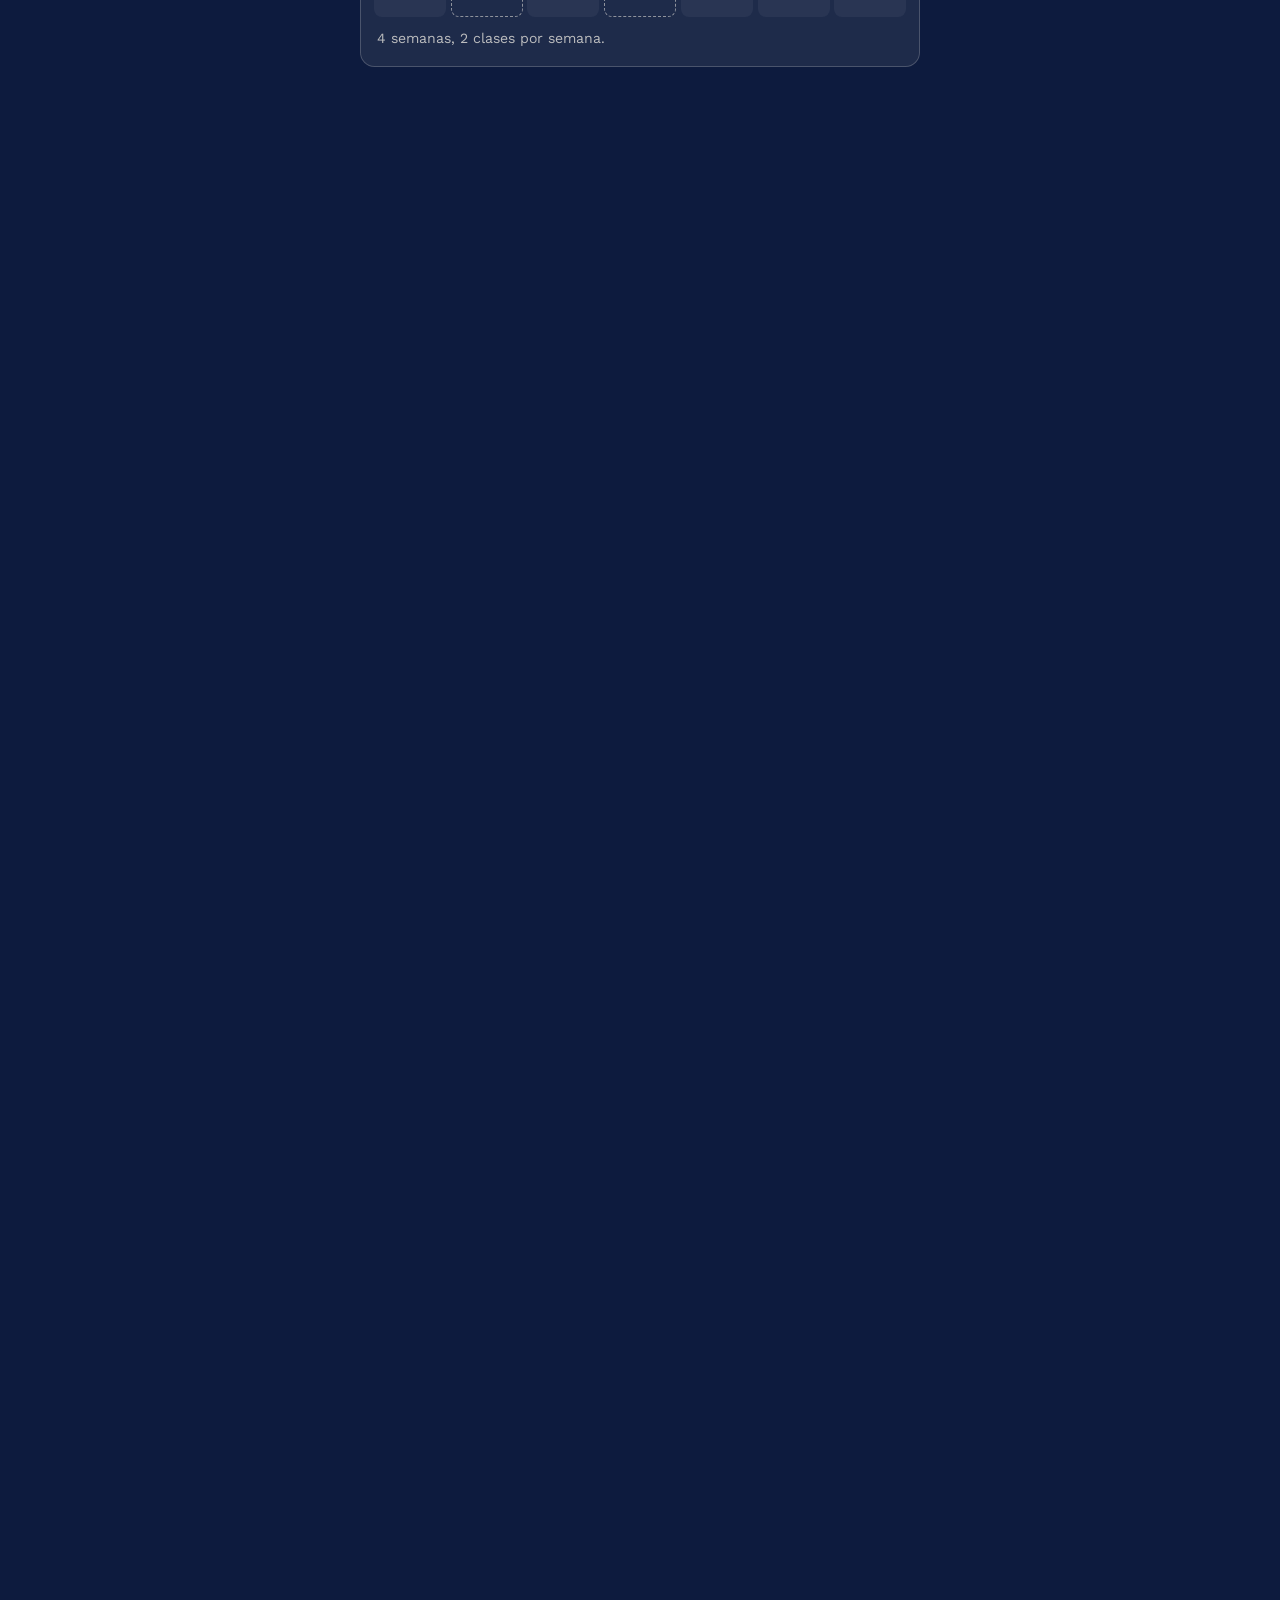
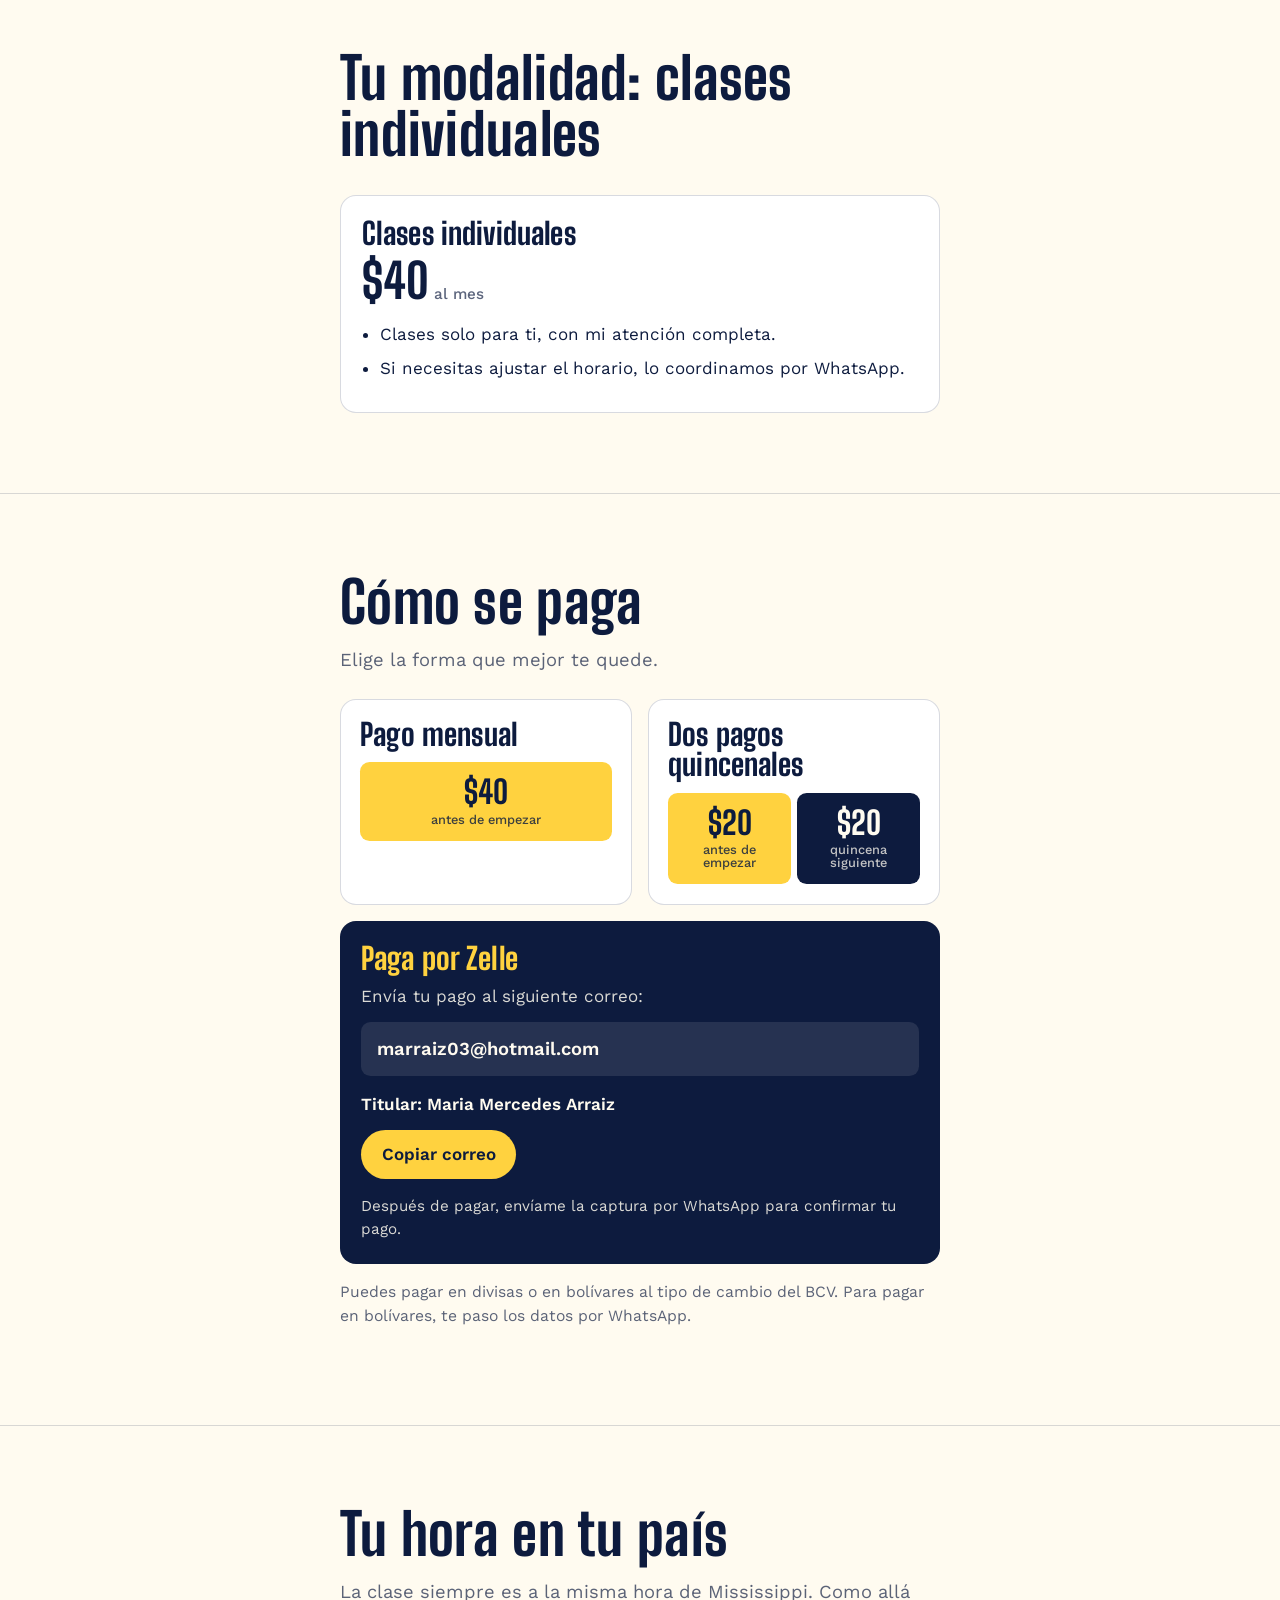
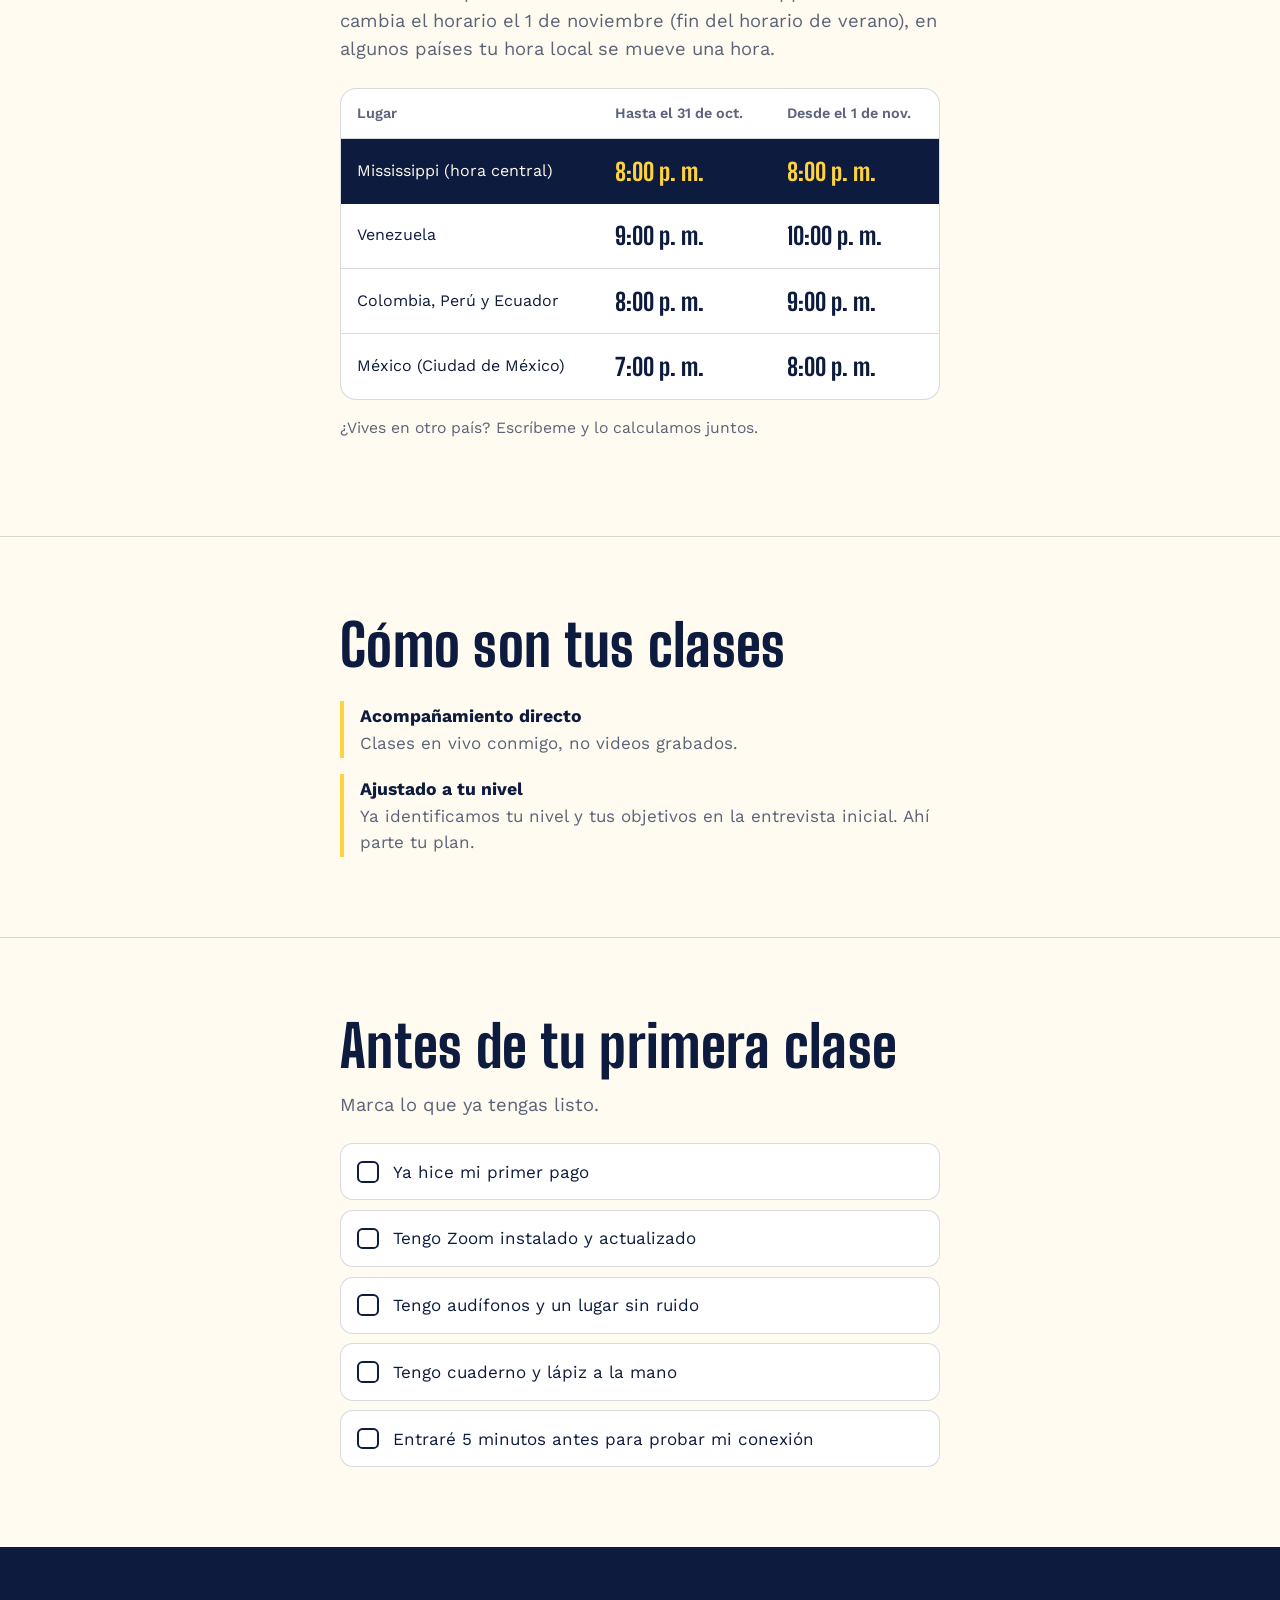
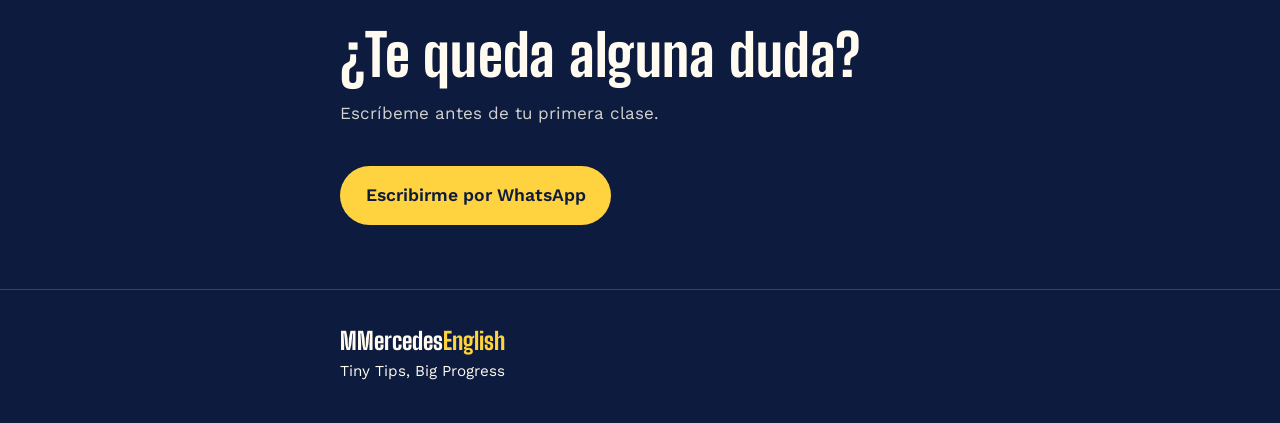
<file: guia-inicio-clases.html>
<!doctype html>
<html lang="es">
<head>
<meta charset="utf-8">
<meta name="viewport" content="width=device-width, initial-scale=1, viewport-fit=cover">
<meta name="robots" content="noindex, nofollow">
<title>Tu guía de inicio · MMercedesEnglish</title>
<link rel="preconnect" href="https://fonts.googleapis.com">
<link rel="preconnect" href="https://fonts.gstatic.com" crossorigin>
<link href="https://fonts.googleapis.com/css2?family=Big+Shoulders+Display:wght@700;800&family=Work+Sans:wght@400;500;600&display=swap" rel="stylesheet">
<style>
:root{
  --navy:#0D1B3E; --yellow:#FFD23F; --cream:#FFFBF0;
  --bg:#FFFBF0; --ink:#0D1B3E; --card:#FFFFFF; --line:rgba(13,27,62,.16); --soft:rgba(13,27,62,.68);
  --display:"Big Shoulders Display","Arial Narrow",Impact,sans-serif;
  --body:"Work Sans",system-ui,-apple-system,"Segoe UI",Arial,sans-serif;
  box-sizing:border-box;
  padding-top:env(safe-area-inset-top,0px);
  padding-bottom:env(safe-area-inset-bottom,0px);
  color-scheme:light;
}
@media (prefers-color-scheme:dark){
  :root:not([data-theme="light"]){
    --bg:#0D1B3E; --ink:#FFFBF0; --card:rgba(255,251,240,.07); --line:rgba(255,251,240,.22); --soft:rgba(255,251,240,.72);
    color-scheme:dark;
  }
}
:root[data-theme="dark"]{
  --bg:#0D1B3E; --ink:#FFFBF0; --card:rgba(255,251,240,.07); --line:rgba(255,251,240,.22); --soft:rgba(255,251,240,.72);
  color-scheme:dark;
}
html{background:var(--navy);scroll-padding-top:env(safe-area-inset-top,0px);height:100%}
*,*::before,*::after{box-sizing:border-box}
body{margin:0;background:var(--bg);color:var(--ink);font-family:var(--body);font-size:1.0625rem;line-height:1.55;-webkit-text-size-adjust:100%}
img,svg{max-width:100%}
.wrap{width:100%;max-width:40rem;margin:0 auto;padding:0 1.25rem}
h1,h2,h3{font-family:var(--display);font-weight:800;line-height:.98;margin:0;letter-spacing:.005em}
h1{font-size:clamp(3.4rem,15vw,6rem)}
h2{font-size:clamp(2.4rem,9.5vw,3.6rem)}
h3{font-size:1.9rem;line-height:1}
p{margin:0 0 1rem}
.lead{font-size:1.15rem;color:var(--soft)}

#bar{position:fixed;left:0;right:0;top:env(safe-area-inset-top,0px);height:4px;background:var(--yellow);transform:scaleX(0);transform-origin:left;z-index:20}

/* Hero */
.hero{background:var(--navy);color:var(--cream);min-height:100svh;min-height:100vh;display:flex;flex-direction:column;justify-content:center;padding:3rem 0 4rem}
@supports (min-height:100svh){.hero{min-height:calc(100svh - env(safe-area-inset-top,0px) - env(safe-area-inset-bottom,0px))}}
.badge{width:3.6rem;height:3.6rem;border-radius:50%;background:var(--yellow);color:var(--navy);display:grid;place-items:center;font-family:var(--display);font-weight:800;font-size:1.7rem;margin-bottom:2rem}
.hero p{font-size:1.2rem;color:rgba(255,251,240,.82);max-width:28rem;margin-top:1.5rem}
.hero .tag{font-family:var(--display);font-weight:700;font-size:1.25rem;color:var(--yellow);margin-top:2.5rem}
.cue{margin-top:3rem;font-size:.95rem;color:rgba(255,251,240,.7)}
.cue span{display:inline-block;width:1px;height:2.2rem;background:var(--yellow);vertical-align:middle;margin-right:.75rem}

/* Escena sticky del calendario */
.track{height:430vh;background:var(--navy);color:var(--cream)}
.stage{position:sticky;top:env(safe-area-inset-top,0px);height:100vh;height:calc(100svh - env(safe-area-inset-top,0px) - env(safe-area-inset-bottom,0px));display:flex;flex-direction:column;justify-content:center;gap:1.5rem;overflow:hidden}
.panes{display:grid;min-height:11.5rem}
.pane{grid-area:1/1;opacity:0;transition:opacity .35s ease;pointer-events:none}
.pane.on{opacity:1}
.pane h2{margin-bottom:.8rem}
.pane p{color:rgba(255,251,240,.82);font-size:1.12rem;max-width:30rem;margin:0}
.cal{background:rgba(255,251,240,.07);border:1px solid rgba(255,251,240,.2);border-radius:.9rem;padding:.9rem .8rem 1rem}
.cal-head{display:flex;justify-content:space-between;align-items:baseline;margin-bottom:.6rem;padding:0 .2rem}
.cal-head b{font-family:var(--display);font-weight:800;font-size:1.5rem}
.count{font-family:var(--display);font-weight:800;font-size:2.6rem;line-height:1;color:var(--yellow)}
.grid{display:grid;grid-template-columns:repeat(7,1fr);gap:.3rem}
.dow{font-size:.78rem;text-align:center;color:rgba(255,251,240,.6);padding-bottom:.2rem}
.cell{aspect-ratio:1;border-radius:.5rem;display:grid;place-items:center;font-family:var(--display);font-weight:800;font-size:1.25rem;color:transparent;background:rgba(255,251,240,.05)}
.cell.slot{background:transparent;border:1.5px dashed rgba(255,251,240,.5)}
.cell.lit{background:var(--yellow);color:var(--navy);border-color:var(--yellow);transition:background .25s ease,color .25s ease}
.cal-foot{margin-top:.7rem;font-size:.88rem;color:rgba(255,251,240,.7);padding:0 .2rem}

/* Secciones claras */
.sec{padding:5rem 0}
.sec + .sec{border-top:1px solid var(--line)}
.sec h2{margin-bottom:1rem}
.mark{background:linear-gradient(transparent 62%,var(--yellow) 62%);padding:0 .1em}

.cards{display:grid;gap:1rem;margin-top:2rem}
.card{background:var(--card);border:1px solid var(--line);border-radius:1rem;padding:1.4rem 1.3rem}
.card .price{font-family:var(--display);font-weight:800;font-size:3rem;line-height:1;margin:.5rem 0 .2rem}
.card .price small{font-family:var(--body);font-weight:500;font-size:.95rem;color:var(--soft);margin-left:.3rem}
.card ul{margin:1rem 0 0;padding-left:1.15rem}
.card li{margin-bottom:.5rem}

.seg{display:inline-flex;border:1.5px solid var(--ink);border-radius:999px;padding:.2rem;margin:1.25rem 0 1.5rem}
.seg button{font:inherit;font-weight:600;border:0;background:transparent;color:var(--ink);padding:.55rem 1.1rem;border-radius:999px;cursor:pointer;min-height:2.75rem}
.seg button[aria-pressed="true"]{background:var(--navy);color:var(--cream)}
:root[data-theme="dark"] .seg button[aria-pressed="true"]{background:var(--yellow);color:var(--navy)}
@media (prefers-color-scheme:dark){:root:not([data-theme="light"]) .seg button[aria-pressed="true"]{background:var(--yellow);color:var(--navy)}}
button:focus-visible,a:focus-visible,input:focus-visible+span{outline:3px solid var(--yellow);outline-offset:2px}

.pay{display:grid;gap:1rem}
.opt{background:var(--card);border:1px solid var(--line);border-radius:1rem;padding:1.2rem}
.opt h3{margin-bottom:.8rem}
.bars{display:flex;gap:.4rem}
.bar{flex:1;background:var(--navy);color:var(--cream);border-radius:.6rem;padding:.9rem .5rem;text-align:center;font-family:var(--display);font-weight:800;font-size:2rem;line-height:1}
.bar small{display:block;font-family:var(--body);font-weight:500;font-size:.8rem;margin-top:.35rem;color:rgba(255,251,240,.75)}
.bar.first{background:var(--yellow);color:var(--navy)}
.bar.first small{color:rgba(13,27,62,.8)}
.note{color:var(--soft);font-size:.98rem;margin-top:1rem}

.zelle{margin-top:1rem;background:var(--navy);color:var(--cream);border-radius:1rem;padding:1.4rem 1.3rem}
.zelle h3{color:var(--yellow);margin-bottom:.6rem}
.zelle p{margin:0 0 .8rem;color:rgba(255,251,240,.85)}
.mail{font-weight:600;font-size:1.15rem;word-break:break-all;user-select:all;-webkit-user-select:all;background:rgba(255,251,240,.1);border-radius:.6rem;padding:.8rem 1rem;margin-bottom:.9rem}
.copy{font:inherit;font-weight:600;background:var(--yellow);color:var(--navy);border:0;border-radius:999px;padding:.7rem 1.3rem;min-height:2.75rem;cursor:pointer}
.zelle .zn{margin:1rem 0 0;font-size:.95rem}
.zelle .holder{font-weight:600;color:var(--cream)}
.tzwrap{overflow-x:auto;margin-top:1.5rem;border:1px solid var(--line);border-radius:1rem;background:var(--card)}
table{border-collapse:collapse;width:100%;min-width:26rem}
th,td{text-align:left;padding:.85rem 1rem;border-bottom:1px solid var(--line);font-size:1rem}
th{font-weight:600;font-size:.9rem;color:var(--soft)}
tr:last-child td{border-bottom:0}
td.t{font-family:var(--display);font-weight:800;font-size:1.5rem;white-space:nowrap}
tr.ms td{background:var(--navy);color:var(--cream);border-bottom:0}
tr.ms td.t{color:var(--yellow)}

.how{display:grid;gap:1rem;margin-top:1.75rem}
.how div{border-left:4px solid var(--yellow);padding:.1rem 0 .1rem 1rem}
.how b{display:block;font-size:1.1rem}
.how span{color:var(--soft)}

.check{list-style:none;margin:1.5rem 0 0;padding:0;display:grid;gap:.6rem}
.check label{display:flex;gap:.9rem;align-items:center;background:var(--card);border:1px solid var(--line);border-radius:.8rem;padding:.9rem 1rem;cursor:pointer;min-height:3.25rem}
.check input{position:absolute;opacity:0;width:1px;height:1px}
.check span::before{content:"";display:inline-block;width:1.35rem;height:1.35rem;border:2px solid var(--ink);border-radius:.35rem;margin-right:.9rem;vertical-align:-.3rem}
.check input:checked+span::before{background:var(--yellow);border-color:var(--yellow);box-shadow:inset 0 0 0 3px var(--yellow),inset 0 0 0 4px var(--navy)}
.check input:checked+span{text-decoration:line-through;text-decoration-color:var(--soft);color:var(--soft)}

.cta{background:var(--navy);color:var(--cream);padding:5rem 0 4rem;text-align:left}
.btn{display:inline-block;margin-top:1.5rem;background:var(--yellow);color:var(--navy);font-weight:600;text-decoration:none;padding:1rem 1.6rem;border-radius:999px;font-size:1.1rem}
footer{background:var(--navy);color:var(--cream);padding:2rem 0 2.5rem;border-top:1px solid rgba(255,251,240,.18);font-size:.95rem}
footer b{font-family:var(--display);font-size:1.5rem;font-weight:800}
footer b i{font-style:normal;color:var(--yellow)}

@media (min-width:720px){
  .pay{grid-template-columns:1fr 1fr}
  .stage{max-width:40rem;margin:0 auto;padding:0 1.25rem}
}
@media (prefers-reduced-motion:reduce){.pane,.cell.lit{transition:none}}
</style>
</head>
<body>
<div id="bar" aria-hidden="true"></div>

<header class="hero">
  <div class="wrap">
    <div class="badge" aria-hidden="true">MM</div>
    <h1>Tus clases de inglés empiezan aquí</h1>
    <p>Todo lo esencial para tu primer mes, en una sola lectura.</p>
    <div class="tag">Tiny Tips, Big Progress</div>
    <div class="cue"><span></span>Empieza por tu calendario</div>
  </div>
</header>

<section class="track" id="track" aria-label="Tu horario de clases">
  <div class="stage">
    <div class="wrap" style="padding-left:1.25rem;padding-right:1.25rem">
      <div class="panes" id="panes">
        <div class="pane on" data-step="0">
          <h2>Martes y jueves</h2>
          <p>Dos días fijos por semana. Tu semana ya tiene un lugar reservado para el inglés.</p>
        </div>
        <div class="pane" data-step="1">
          <h2 id="timeTitle">8:00 p. m.</h2>
          <p>Hora de Mississippi (hora central). Más abajo verás a qué hora cae en tu país.</p>
        </div>
        <div class="pane" data-step="2">
          <h2>8 clases al mes</h2>
          <p>Cada una dura 40 minutos y es en vivo por Zoom, con material digital incluido.</p>
        </div>
      </div>
      <div class="cal" role="img" aria-label="Calendario de cuatro semanas con clases los martes y jueves, ocho clases en total">
        <div class="cal-head"><b>Tu primer mes</b><span class="count" id="count">0/8</span></div>
        <div class="grid" id="grid"></div>
        <div class="cal-foot">4 semanas, 2 clases por semana.</div>
      </div>
    </div>
  </div>
</section>

<section class="sec" id="modalidades">
  <div class="wrap">
    <h2>Tu modalidad: clases individuales</h2>
    <div class="cards">
      <article class="card">
        <h3>Clases individuales</h3>
        <div class="price">$40<small>al mes</small></div>
        <ul>
          <li>Clases solo para ti, con mi atención completa.</li>
          <li>Si necesitas ajustar el horario, lo coordinamos por WhatsApp.</li>
        </ul>
      </article>

    </div>
  </div>
</section>

<section class="sec" id="pagos">
  <div class="wrap">
    <h2>Cómo se paga</h2>
    <p class="lead" style="margin-bottom:1.5rem">Elige la forma que mejor te quede.</p>
    <div class="pay">
      <div class="opt">
        <h3>Pago mensual</h3>
        <div class="bars"><div class="bar first" id="fullBar">$40<small>antes de empezar</small></div></div>
      </div>
      <div class="opt">
        <h3>Dos pagos quincenales</h3>
        <div class="bars">
          <div class="bar first" id="halfA">$20<small>antes de empezar</small></div>
          <div class="bar" id="halfB">$20<small>quincena siguiente</small></div>
        </div>
      </div>
    </div>
    <div class="zelle">
      <h3>Paga por Zelle</h3>
      <p>Envía tu pago al siguiente correo:</p>
      <div class="mail" id="mail">marraiz03@hotmail.com</div>
      <p class="holder">Titular: Maria Mercedes Arraiz</p>
      <button type="button" class="copy" id="copy">Copiar correo</button>
      <p class="zn">Después de pagar, envíame la captura por WhatsApp para confirmar tu pago.</p>
    </div>
    <p class="note" id="payNote">Puedes pagar en divisas o en bolívares al tipo de cambio del BCV. Para pagar en bolívares, te paso los datos por WhatsApp.</p>
  </div>
</section>

<section class="sec" id="hora">
  <div class="wrap">
    <h2>Tu hora en tu país</h2>
    <p class="lead">La clase siempre es a la misma hora de Mississippi. Como allá cambia el horario el 1 de noviembre (fin del horario de verano), en algunos países tu hora local se mueve una hora.</p>
    <div class="tzwrap">
      <table>
        <thead><tr><th>Lugar</th><th>Hasta el 31 de oct.</th><th>Desde el 1 de nov.</th></tr></thead>
        <tbody id="tz"></tbody>
      </table>
    </div>
    <p class="note">¿Vives en otro país? Escríbeme y lo calculamos juntos.</p>
  </div>
</section>

<section class="sec" id="clase">
  <div class="wrap">
    <h2>Cómo son tus clases</h2>
    <div class="how">
      <div><b>Acompañamiento directo</b><span>Clases en vivo conmigo, no videos grabados.</span></div>
      <div><b>Ajustado a tu nivel</b><span>Ya identificamos tu nivel y tus objetivos en la entrevista inicial. Ahí parte tu plan.</span></div>
    </div>
  </div>
</section>

<section class="sec" id="listo">
  <div class="wrap">
    <h2>Antes de tu primera clase</h2>
    <p class="lead">Marca lo que ya tengas listo.</p>
    <ul class="check" id="check"></ul>
  </div>
</section>

<section class="cta">
  <div class="wrap">
    <h2>¿Te queda alguna duda?</h2>
    <p style="margin-top:1rem;color:rgba(255,251,240,.82);max-width:28rem">Escríbeme antes de tu primera clase.</p>
    <a class="btn" href="https://wa.me/19044266634?text=Hola%2C%20Mercedes.%20Tengo%20una%20pregunta%20sobre%20mis%20clases." rel="noopener">Escribirme por WhatsApp</a>
  </div>
</section>

<footer>
  <div class="wrap"><b>MMercedes<i>English</i></b><br>Tiny Tips, Big Progress</div>
</footer>

<script>
(function(){
  // Ajusta aquí la hora de la clase en Mississippi (formato 24 h). 20 = 8:00 p. m.
  var CLASS_HOUR = 20;

  function fmt(h){
    h = ((h % 24) + 24) % 24;
    var suf = h >= 12 ? "p. m." : "a. m.";
    var h12 = h % 12 === 0 ? 12 : h % 12;
    return h12 + ":00 " + suf;
  }
  document.getElementById("timeTitle").textContent = fmt(CLASS_HOUR);

  // Tabla de zonas. Offsets UTC: Mississippi CDT -5 / CST -6.
  var zones = [
    {n:"Mississippi (hora central)", a:-5, b:-6, ms:true},
    {n:"Venezuela", a:-4, b:-4},
    {n:"Colombia, Perú y Ecuador", a:-5, b:-5},
    {n:"México (Ciudad de México)", a:-6, b:-6}
  ];
  var tz = document.getElementById("tz");
  zones.forEach(function(z){
    var tr = document.createElement("tr");
    if (z.ms) tr.className = "ms";
    var ta = fmt(CLASS_HOUR + (z.a - (-5)));
    var tb = fmt(CLASS_HOUR + (z.b - (-6)));
    tr.innerHTML = "<td>" + z.n + "</td><td class=\"t\">" + ta + "</td><td class=\"t\">" + tb + "</td>";
    tz.appendChild(tr);
  });

  // Calendario: 4 semanas, martes (col 1) y jueves (col 3)
  var grid = document.getElementById("grid");
  ["Lun","Mar","Mié","Jue","Vie","Sáb","Dom"].forEach(function(d){
    var e = document.createElement("div"); e.className = "dow"; e.textContent = d; grid.appendChild(e);
  });
  var cells = [], n = 0;
  for (var w = 0; w < 4; w++){
    for (var c = 0; c < 7; c++){
      var el = document.createElement("div");
      el.className = "cell";
      if (c === 1 || c === 3){ n++; el.className += " slot"; el.textContent = n; cells.push(el); }
      grid.appendChild(el);
    }
  }

  var track = document.getElementById("track");
  var panes = document.querySelectorAll(".pane");
  var count = document.getElementById("count");
  var bar = document.getElementById("bar");
  var reduced = window.matchMedia && window.matchMedia("(prefers-reduced-motion: reduce)").matches;
  var ticking = false;

  function update(){
    ticking = false;
    var vh = window.innerHeight;
    var r = track.getBoundingClientRect();
    var total = r.height - vh;
    var p = total > 0 ? -r.top / total : 0;
    p = Math.max(0, Math.min(1, p));
    var lit = Math.min(8, Math.floor(p * 9));
    cells.forEach(function(el, i){ el.classList.toggle("lit", i < lit); });
    count.textContent = lit + "/8";
    var step = p < 0.28 ? 0 : (p < 0.58 ? 1 : 2);
    panes.forEach(function(el, i){ el.classList.toggle("on", i === step); });
    var doc = document.documentElement;
    var max = doc.scrollHeight - vh;
    bar.style.transform = "scaleX(" + (max > 0 ? Math.max(0, Math.min(1, window.scrollY / max)) : 0) + ")";
  }
  function onScroll(){ if (!ticking){ ticking = true; requestAnimationFrame(update); } }
  window.addEventListener("scroll", onScroll, {passive:true});
  window.addEventListener("resize", onScroll);
  update();

  // Pagos
  var MODES = {ind:{m:"$40", h:"$20", note:""}, grp:{m:"$25", h:"$12,50", note:" En clases grupales, los montos son por participante."}};
  var base = document.getElementById("payNote").textContent;
  function setMode(k){
    var m = MODES[k];
    document.getElementById("fullBar").innerHTML = m.m + "<small>antes de empezar</small>";
    document.getElementById("halfA").innerHTML = m.h + "<small>antes de empezar</small>";
    document.getElementById("halfB").innerHTML = m.h + "<small>quincena siguiente</small>";
    document.getElementById("payNote").textContent = base + m.note;
    document.querySelectorAll(".seg button").forEach(function(b){
      b.setAttribute("aria-pressed", b.getAttribute("data-mode") === k ? "true" : "false");
    });
  }
  document.querySelectorAll(".seg button").forEach(function(b){
    b.addEventListener("click", function(){ setMode(b.getAttribute("data-mode")); });
  });

  // Copiar correo de Zelle
  var copyBtn = document.getElementById("copy");
  copyBtn.addEventListener("click", function(){
    var txt = document.getElementById("mail").textContent;
    function done(){ copyBtn.textContent = "Correo copiado"; setTimeout(function(){ copyBtn.textContent = "Copiar correo"; }, 2000); }
    function fallback(){
      var r = document.createRange(); r.selectNodeContents(document.getElementById("mail"));
      var s = window.getSelection(); s.removeAllRanges(); s.addRange(r);
      try { document.execCommand("copy"); done(); } catch (e) {}
    }
    try {
      if (navigator.clipboard && navigator.clipboard.writeText){ navigator.clipboard.writeText(txt).then(done, fallback); }
      else { fallback(); }
    } catch (e) { fallback(); }
  });

  // Lista de preparación
  var items = [
    "Ya hice mi primer pago",
    "Tengo Zoom instalado y actualizado",
    "Tengo audífonos y un lugar sin ruido",
    "Tengo cuaderno y lápiz a la mano",
    "Entraré 5 minutos antes para probar mi conexión"
  ];
  var saved = [];
  try { saved = JSON.parse(localStorage.getItem("mm-listo") || "[]"); } catch (e) { saved = []; }
  var ul = document.getElementById("check");
  items.forEach(function(t, i){
    var li = document.createElement("li");
    var lab = document.createElement("label");
    var inp = document.createElement("input");
    inp.type = "checkbox";
    inp.checked = !!saved[i];
    var sp = document.createElement("span");
    sp.textContent = t;
    inp.addEventListener("change", function(){
      saved[i] = inp.checked;
      try { localStorage.setItem("mm-listo", JSON.stringify(saved)); } catch (e) {}
    });
    lab.appendChild(inp); lab.appendChild(sp); li.appendChild(lab); ul.appendChild(li);
  });
})();
</script>
</body>
</html>
</file>
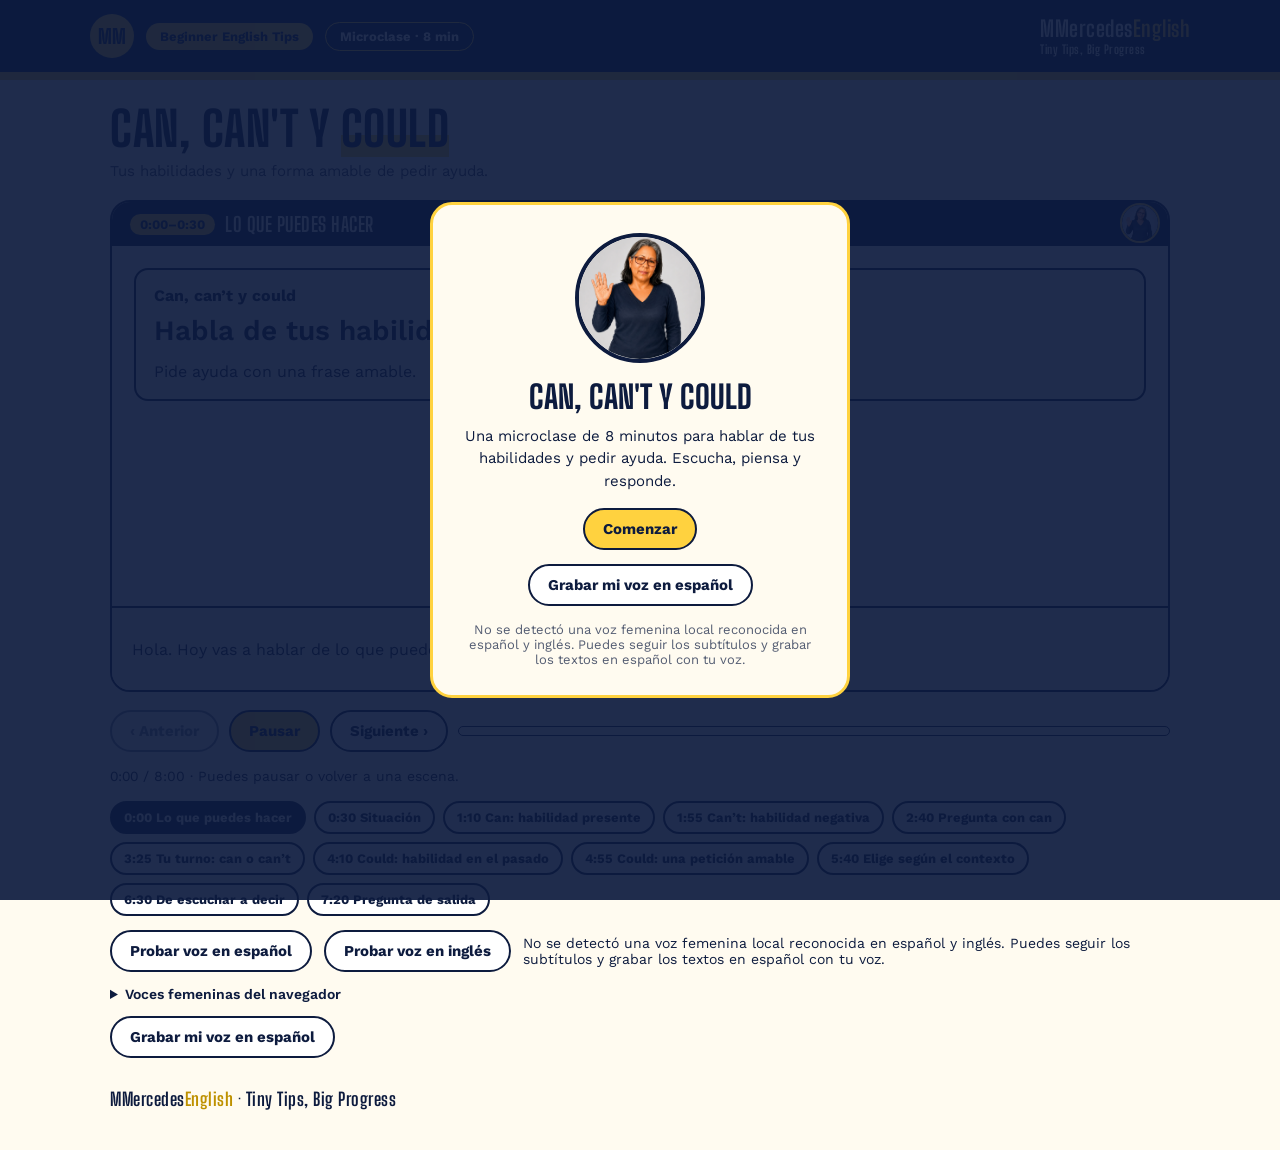
<file: microclase-can-cant-could.html>
<!DOCTYPE html>
<html lang="es"><head><meta charset="UTF-8"><meta name="viewport" content="width=device-width,initial-scale=1">
<title>Microclase: Can, can't y could | MMercedesEnglish</title>
<meta name="description" content="Microclase Beginner de 8 minutos: habilidades con can y can't, y dos usos de could.">
<style>
  :root{
    --navy:#0D1B3E;
    --navy-2:#0D1B3E;
    --yellow:#FFD23F;
    --gold:#BE9100;
    --cream:#FFFBF0;
    --white:#FFFFFF;
  }
  *{box-sizing:border-box;margin:0;padding:0}
  body{
    font-family:'Work Sans',system-ui,sans-serif;
    background:var(--cream);
    color:var(--navy);
    min-height:100vh;
    display:flex;flex-direction:column;align-items:center;
    padding:0 0 40px;
  }
  .topbar{width:100%;background:var(--navy);border-bottom:8px solid var(--yellow);padding:14px 20px}
  .topbar-in{max-width:1100px;margin:0 auto;display:flex;align-items:center;gap:12px;flex-wrap:wrap}
  .mm{width:44px;height:44px;border-radius:50%;background:var(--yellow);color:var(--navy);
      display:grid;place-items:center;font:800 20px 'Big Shoulders Display',sans-serif;letter-spacing:.5px}
  .pill{background:var(--yellow);color:var(--navy);font-weight:700;font-size:13px;padding:6px 14px;border-radius:999px}
  .pill.alt{background:transparent;color:var(--white);border:1.5px solid var(--yellow)}
  .brand{margin-left:auto;font:700 22px 'Big Shoulders Display',sans-serif;color:var(--white);letter-spacing:.5px}
  .brand b{color:var(--yellow);font-weight:700}

  main{width:100%;max-width:1100px;padding:24px 20px 0}
  h1{font:800 clamp(30px,5vw,48px)/1.05 'Big Shoulders Display',sans-serif;text-transform:uppercase;letter-spacing:.5px}
  h1 span{background:linear-gradient(transparent 62%,var(--yellow) 62%)}
  .sub{margin-top:8px;font-size:15px;opacity:.8}

  .stage{margin-top:20px;display:block;position:relative}

  /* Avatar: círculo pequeño dentro de la barra de título, sin movimiento. Crece solo cuando se reproduce una toma en video. */
  .avatar-card{position:absolute;right:10px;top:3px;z-index:5;width:40px;height:40px;border-radius:50%;
      background:var(--navy);border:2px solid var(--yellow);overflow:hidden}
  .avatar-card img{display:block;width:100%;height:100%;border-radius:50%;object-fit:cover;object-position:50% 9%}
  .avatar-card .tag,.avatar-card .seal{display:none}
  .avatar-card.hasvid{position:fixed;right:16px;bottom:16px;top:auto;width:min(300px,78vw);height:auto;padding:8px;border-radius:18px;
      box-shadow:0 10px 30px rgba(13,27,62,.35)}

  .screen{background:var(--white);border-radius:20px;border:2px solid var(--navy);min-height:430px;display:flex;flex-direction:column;overflow:hidden}
  .screen-head{background:var(--navy);color:var(--white);display:flex;align-items:center;gap:10px;padding:10px 60px 10px 18px;min-height:25px}
  .screen-head .time{background:var(--yellow);color:var(--navy);font-weight:700;font-size:13px;padding:3px 10px;border-radius:999px}
  .screen-head .ttl{font:700 20px 'Big Shoulders Display',sans-serif;letter-spacing:.5px;text-transform:uppercase}
  .panel{flex:1;padding:22px;display:flex;flex-direction:column;gap:14px;justify-content:center}
  .caption{min-height:84px;background:var(--cream);border-top:2px solid var(--navy);padding:14px 20px;font-size:16px;line-height:1.45;display:flex;align-items:center}
  .caption.en{font:italic 600 21px/1.35 'Lora',serif;background:var(--yellow)}
  .caption.wait{background:var(--navy);color:var(--white)}

  .big{font:800 clamp(30px,4.6vw,46px)/1.05 'Big Shoulders Display',sans-serif;text-transform:uppercase}
  .big em{font-style:normal;background:var(--yellow);padding:0 8px;border-radius:6px}
  .lead{font-size:17px;line-height:1.5}
  .goals{display:grid;gap:10px;margin-top:4px}
  .goal{display:flex;gap:12px;align-items:center;background:var(--cream);border-left:6px solid var(--yellow);border-radius:10px;padding:12px 14px;font-weight:600}
  .goal i{font:800 22px 'Big Shoulders Display',sans-serif;background:var(--navy);color:var(--yellow);width:34px;height:34px;border-radius:50%;display:grid;place-items:center;font-style:normal;flex:none}

  .dlg{display:grid;gap:10px}
  .line{display:flex;gap:10px;align-items:flex-start;opacity:.18;transform:translateY(6px);transition:.35s}
  .line.show{opacity:1;transform:none}
  .line.on .bub{outline:3px solid var(--yellow)}
  .who{flex:none;width:34px;height:34px;border-radius:50%;background:var(--navy);color:var(--yellow);font:800 18px 'Big Shoulders Display',sans-serif;display:grid;place-items:center}
  .line.b .who{background:var(--yellow);color:var(--navy)}
  .bub{background:var(--cream);border:2px solid var(--navy);border-radius:4px 16px 16px 16px;padding:10px 14px;font:italic 600 19px/1.3 'Lora',serif}
  .line.b .bub{background:var(--white);border-radius:16px 4px 16px 16px}
  .blur{filter:blur(7px);transition:filter .5s}
  .blur.clear{filter:none}
  .hint{display:inline-block;background:var(--navy);color:var(--white);font-size:12px;font-weight:600;padding:3px 10px;border-radius:999px;margin-left:8px;font-family:'Work Sans',sans-serif;font-style:normal}

  .note{background:var(--cream);border:2px dashed var(--gold);border-radius:12px;padding:12px 14px;font-size:15px;line-height:1.45;opacity:0;transition:.4s}
  .note.show{opacity:1}
  .note b.tip{font:italic 700 15px 'Lora',serif;color:var(--gold)}

  .phrase{display:flex;flex-wrap:wrap;gap:8px}
  .seg{flex:1 1 150px;border:2px solid var(--navy);border-radius:14px;overflow:hidden;opacity:.35;transition:.3s}
  .seg.on{opacity:1;box-shadow:0 0 0 4px var(--yellow)}
  .seg .w{background:var(--navy);color:var(--white);font:italic 600 22px 'Lora',serif;padding:10px 14px}
  .seg .d{padding:8px 14px;font-size:14px;font-weight:500;background:var(--white)}
  .seg:nth-child(2) .w{background:var(--yellow);color:var(--navy)}
  .seg:nth-child(3) .w{background:var(--navy-2)}
  .trans{font-size:20px;font-weight:600;opacity:0;transition:.4s}
  .trans.show{opacity:1}
  .trans span{background:var(--yellow);padding:0 6px;border-radius:4px}

  .listen{display:flex;align-items:center;gap:12px;background:var(--navy);color:var(--white);border-radius:14px;padding:14px 16px}
  .wave{display:flex;gap:4px;align-items:center;height:30px}
  .wave i{display:block;width:5px;height:8px;border-radius:3px;background:var(--yellow)}
  .listening .wave i{animation:wv .8s ease-in-out infinite}
  .wave i:nth-child(2n){animation-delay:.15s}.wave i:nth-child(3n){animation-delay:.3s}
  @keyframes wv{50%{height:28px}}
  .secret{font:italic 600 20px 'Lora',serif;background:var(--cream);border:2px solid var(--navy);border-radius:12px;padding:12px 14px;opacity:0;transition:.4s}
  .secret.show{opacity:1}
  .q{font-weight:700;font-size:18px;opacity:0;transition:.4s}
  .q.show{opacity:1}

  .count{display:none;align-items:center;gap:14px;font-weight:700}
  .count.on{display:flex}
  .ring{width:54px;height:54px;border-radius:50%;background:conic-gradient(var(--yellow) var(--p,0%),#FFFBF0 0);display:grid;place-items:center;transition:--p 1s linear}
  .ring b{width:42px;height:42px;border-radius:50%;background:var(--white);display:grid;place-items:center;font:800 22px 'Big Shoulders Display',sans-serif}

  .steps2{display:grid;grid-template-columns:1fr 1fr;gap:10px}
  @media(max-width:520px){.steps2{grid-template-columns:1fr}}
  .st{background:var(--navy);color:var(--white);border-radius:14px;padding:14px}
  .st b{display:block;font:800 26px 'Big Shoulders Display',sans-serif;color:var(--yellow)}

  .controls{margin-top:18px;display:flex;align-items:center;gap:10px;flex-wrap:wrap}
  button{font:700 15px 'Work Sans',sans-serif;border:2px solid var(--navy);background:var(--white);color:var(--navy);border-radius:999px;padding:10px 18px;cursor:pointer}
  button:hover{background:var(--cream)}
  button.main{background:var(--yellow)}
  button.main:hover{background:#FFD23F}
  .bar{flex:1;min-width:160px;height:10px;background:#FFFBF0;border-radius:999px;overflow:hidden}
  .bar i{display:block;height:100%;width:0;background:var(--navy);transition:width .4s}
  .chips{margin-top:14px;display:flex;gap:8px;flex-wrap:wrap}
  .chip{font-size:13px;padding:7px 12px}
  .chip.cur{background:var(--navy);color:var(--white)}
  .chip small{opacity:.7;font-weight:500;margin-right:4px}

  .start{position:fixed;inset:0;background:rgba(13,27,62,.92);display:grid;place-items:center;z-index:10;padding:20px}
  .start.hide{display:none}
  .start-in{background:var(--cream);border-radius:22px;border:3px solid var(--yellow);padding:28px;max-width:420px;text-align:center}
  .start-in img{width:130px;height:130px;object-fit:cover;object-position:50% 14%;border-radius:50%;border:4px solid var(--navy);margin-bottom:14px}
  .start-in h2{font:800 32px/1 'Big Shoulders Display',sans-serif;text-transform:uppercase;margin-bottom:8px}
  .start-in p{font-size:15px;line-height:1.5;margin-bottom:16px}
  .nov{font-size:13px;margin-top:12px;opacity:.7}
  .voz{margin-top:14px;font-size:14px}.voz summary{cursor:pointer;font-weight:600}.voz label{display:block;margin-top:8px}.voz select{font:inherit;padding:6px 8px;border:2px solid var(--navy);border-radius:8px;background:var(--white);color:var(--navy);max-width:100%}
  .panel.fx{animation:sceneIn .5s ease both}
  @keyframes sceneIn{from{opacity:0;transform:translateX(18px)}to{opacity:1;transform:none}}
  @media (prefers-reduced-motion:reduce){.panel.fx{animation:none}}
  .avatar-card video{display:none;width:100%;height:auto;aspect-ratio:1122/1402;border-radius:12px;object-fit:cover;background:#0D1B3E}
  .avatar-card.hasvid video{display:block}
  .avatar-card.hasvid img.photo{display:none}
  #rec{margin-top:26px;border:3px solid var(--yellow);border-radius:16px;background:var(--white);padding:16px 18px}
  #rec h2{font:800 26px 'Big Shoulders Display',sans-serif;text-transform:uppercase;margin-bottom:6px}
  #rec p{font-size:14px;line-height:1.5;margin-bottom:10px}
  #rec .rtop{display:flex;gap:10px;align-items:center;flex-wrap:wrap;margin:10px 0}
  #rec details{border-top:1px solid #FFFBF0;padding:8px 0}
  #rec summary{cursor:pointer;font-weight:700}
  .rrow{display:grid;grid-template-columns:1fr auto;gap:8px;align-items:center;padding:8px 0;border-bottom:1px dotted #BE9100}
  .rrow .rt{font-size:14px;line-height:1.4;min-width:0}
  .rrow .rt i{font-family:'Lora',serif}
  .rrow .rb{display:flex;gap:6px;align-items:center;flex-wrap:wrap;justify-content:flex-end}
  .rrow button{padding:6px 12px;font-size:13px}
  .rrow .ok{font-weight:700;font-size:13px}
  .rrow.rec{background:var(--yellow)}
  .vbox{margin-top:14px;display:flex;gap:12px;align-items:center;flex-wrap:wrap}#vstatus{font-size:14px;flex:1;min-width:200px}#vstatus.warn{font-weight:700}
  footer{margin-top:30px;font:700 18px 'Big Shoulders Display',sans-serif;letter-spacing:.5px}
  footer b{color:var(--gold)}

  .lesson-block{background:var(--cream);border:2px solid var(--navy);border-radius:14px;padding:16px 18px;min-width:0}
  .lesson-block[hidden]{display:none}.lesson-block .label{font:700 16px 'Work Sans',sans-serif;margin-bottom:8px}
  .lesson-block .expression{font:italic 600 clamp(22px,3vw,32px)/1.3 'Lora',serif;overflow-wrap:anywhere}
  .lesson-block.es .expression{font:600 clamp(20px,3vw,28px)/1.3 'Work Sans',sans-serif}
  .lesson-block .detail{font:400 16px/1.45 'Work Sans',sans-serif;margin-top:10px}
  .lesson-block.tip .label{font:400 22px 'Nothing You Could Do',cursive;color:var(--gold)}
  .lesson-block.tip{border:2px dashed var(--gold)}
  .screen-head{flex-wrap:wrap}.screen-head .ttl{flex:1;min-width:100px}
  .panel{justify-content:flex-start;min-height:360px}.panel>*{flex-shrink:0}
  .start-in{width:100%;max-height:calc(100vh - 40px);overflow:auto}
  .start-in p{margin-top:12px}.tagline{font-size:12px;color:var(--white)}
  button:focus-visible,select:focus-visible,summary:focus-visible{outline:3px solid var(--gold);outline-offset:4px}
  button:disabled{opacity:.5;cursor:default}.timing{margin-top:14px;font-size:14px;line-height:1.5}
  #elapsed{font-variant-numeric:tabular-nums}.bar{border:1px solid var(--navy)}
  [hidden]{display:none!important}.sub i{font-family:'Lora',serif}
  @media(max-width:520px){main{padding:18px 14px 0}.topbar{padding:12px 14px}.brand{margin-left:0;width:100%}.panel{padding:16px}.screen-head{padding-left:12px}.controls{gap:8px}.controls button{padding:10px 13px}.bar{flex-basis:100%}.caption{overflow-wrap:anywhere}.rrow{grid-template-columns:1fr}.rrow .rb{justify-content:flex-start}}
  @media(prefers-reduced-motion:reduce){*,*::before,*::after{animation:none!important;transition:none!important}}

@font-face{font-family:'Big Shoulders Display';font-style:normal;font-weight:800;font-display:swap;src:url([data-uri]) format('woff2')}
@font-face{font-family:'Big Shoulders Display';font-style:normal;font-weight:700;font-display:swap;src:url([data-uri]) format('woff2')}
@font-face{font-family:'Work Sans';font-style:normal;font-weight:400;font-display:swap;src:url([data-uri]) format('woff2')}
@font-face{font-family:'Work Sans';font-style:normal;font-weight:600;font-display:swap;src:url([data-uri]) format('woff2')}
@font-face{font-family:'Work Sans';font-style:normal;font-weight:700;font-display:swap;src:url([data-uri]) format('woff2')}
@font-face{font-family:'Lora';font-style:italic;font-weight:600;font-display:swap;src:url([data-uri]) format('woff2')}
@font-face{font-family:'Nothing You Could Do';font-style:normal;font-weight:400;font-display:swap;src:url([data-uri]) format('woff2')}</style></head><body>
<div class="start" id="start"><div class="start-in">
<img src="microclase-can-cant-could-avatar.webp" alt="Mercedes, profesora de MMercedesEnglish">
<h2>Can, can't y could</h2><p>Una microclase de 8 minutos para hablar de tus habilidades y pedir ayuda. Escucha, piensa y responde.</p>
<button class="main" id="go" type="button">Comenzar</button><p style="margin-top:14px"><button id="recordStart" type="button">Grabar mi voz en español</button></p><div class="nov" id="novoice"></div></div></div>
<div class="topbar"><div class="topbar-in"><div class="mm">MM</div><span class="pill">Beginner English Tips</span><span class="pill alt">Microclase · 8 min</span><div class="brand">MMercedes<b>English</b><div class="tagline">Tiny Tips, Big Progress</div></div></div></div>
<main><h1>Can, can't y <span>could</span></h1><p class="sub">Tus habilidades y una forma amable de pedir ayuda.</p>
<div class="stage"><div class="avatar-card" id="avatar"><img class="photo" src="microclase-can-cant-could-avatar.webp" alt="Mercedes"></div>
<div class="screen"><div class="screen-head"><span class="time" id="time"></span><span class="ttl" id="ttl"></span></div><div class="panel" id="panel"></div><div class="caption" id="cap" aria-live="polite" aria-atomic="true"></div></div>
<div class="controls"><button id="prev" type="button">‹ Anterior</button><button class="main" id="play" type="button">Pausar</button><button id="next" type="button">Siguiente ›</button><div class="bar" role="progressbar" aria-label="Avance de la microclase" aria-valuemin="0" aria-valuemax="480" aria-valuenow="0"><i id="bar"></i></div></div>
<p class="timing"><span id="elapsed">0:00</span> / 8:00 · Puedes pausar o volver a una escena.</p>
<nav class="chips" id="chips" aria-label="Escenas"></nav><div class="vbox"><button id="vtest-es" type="button">Probar voz en español</button><button id="vtest" type="button">Probar voz en inglés</button><span id="vstatus" role="status"></span></div>
<details class="voz"><summary>Voces femeninas del navegador</summary><label>Español <select id="vses"></select></label><label>Inglés <select id="vsen"></select></label><p class="timing">La selección automática reconoce voces femeninas por su nombre. Escúchalas para confirmar cómo suenan en tu dispositivo.</p></details>
<div class="vbox"><button id="recordOpen" type="button" aria-controls="rec" aria-expanded="false">Grabar mi voz en español</button></div>
</div>
<section id="rec" hidden aria-labelledby="recTitle"><h2 id="recTitle">Graba tu voz en español</h2><p>Abre una escena y graba cada texto en español. Tu grabación se usará en lugar de la voz del navegador para esa línea. El inglés seguirá con la voz femenina disponible.</p><p>Cada línea indica el tiempo disponible. La grabación se detiene al llegar a ese límite para conservar el ritmo de 8 minutos. Usa Chrome o Edge con permiso de micrófono en una página segura (HTTPS).</p><p>Las grabaciones se guardan en este navegador y dispositivo. Descarga el ZIP como copia; descargarlo no publica los audios.</p><div class="rtop"><strong id="rcount"></strong><button id="rzip" class="main" type="button">Descargar grabaciones (.zip)</button><button id="rclear" type="button">Borrar todas</button><button id="recordClose" type="button">Volver a la microclase</button></div><p id="recordStatus" role="status" aria-live="polite"></p><div id="rlist"></div></section>
<footer>MMercedes<b>English</b> · Tiny Tips, Big Progress</footer></main>
<script>
'use strict';
const SLUG='can-cant-could';
const SCENES = [{"ttl":"Lo que puedes hacer","duration":30,"blocks":[{"label":"Can, can’t y could","text":"Habla de tus habilidades.","detail":"Pide ayuda con una frase amable.","kind":"es","reveal":0}],"steps":[{"at":0,"es":"Hola. Hoy vas a hablar de lo que puedes hacer y pedir ayuda en inglés.","key":"0-0-es"},{"at":9,"es":"Usarás can y can’t para el presente. También conocerás dos usos de could.","key":"0-1-es"},{"at":20,"es":"Escucha los ejemplos. Cuando aparezca tu turno, piensa y responde en voz alta.","key":"0-2-es"},{"at":27,"wait":3,"label":"Piensa en algo que sabes hacer","key":"0-3-es"}],"start":0,"end":30,"time":"0:00–0:30"},{"ttl":"Situación","duration":40,"blocks":[{"label":"Una caja pesada","text":"Can you help me?","detail":"¿Puedes ayudarme?","kind":"en","reveal":0},{"label":"Tu respuesta","text":"Yes, I can.","detail":"Sí, puedo.","kind":"en","reveal":18}],"steps":[{"at":0,"es":"Imagina que llevas una caja pesada. Necesitas ayuda y haces esta pregunta.","key":"1-0-es"},{"at":9,"en":"Can you help me?","voice":"quiet","rate":1.1,"key":"1-1-en"},{"at":14,"wait":4,"label":"¿Qué te está pidiendo?","key":"1-2-es"},{"at":18,"es":"Te pide ayuda. Puedes responder así.","key":"1-3-es"},{"at":23,"en":"Yes, I can.","key":"1-4-en"},{"at":29,"es":"Can aparece en la pregunta y en la respuesta. Ahora mira cómo funciona.","key":"1-5-es"},{"at":37,"wait":3,"label":"Vuelve a leer el diálogo","key":"1-6-es"}],"start":30,"end":70,"time":"0:30–1:10"},{"ttl":"Can: habilidad presente","duration":45,"blocks":[{"label":"Algo que sabes hacer","text":"I can swim.","detail":"Sé nadar.","kind":"en","reveal":0},{"label":"La forma del verbo","text":"She can swim.","detail":"Después de can, usa el verbo sin to y sin -s.","kind":"en","reveal":19},{"label":"Tip Mercedes","text":"Can","detail":"En una frase, can suena débil: /kən/. En una respuesta corta, suena fuerte: /kæn/.","kind":"tip","reveal":31}],"steps":[{"at":0,"es":"Can expresa una habilidad en el presente. Si sabes nadar, puedes decir:","key":"2-0-es"},{"at":9,"en":"I can swim.","key":"2-1-en"},{"at":14,"wait":5,"label":"Repite la frase","key":"2-2-es"},{"at":19,"es":"Con she también usas can swim. Swim queda igual: sin to y sin ese final.","key":"2-3-es"},{"at":28,"en":"She can swim.","key":"2-4-en"},{"at":31,"es":"En una frase, can suena débil. En una respuesta corta, suena fuerte. Escucha y repite.","key":"2-5-es"},{"at":39,"en":"Yes, I can.","key":"2-6-en"},{"at":42,"wait":3,"label":"Repite: Yes, I can.","key":"2-7-es"}],"start":70,"end":115,"time":"1:10–1:55"},{"ttl":"Can’t: habilidad negativa","duration":45,"blocks":[{"label":"Algo que no sabes hacer","text":"I can’t drive.","detail":"No sé conducir.","kind":"en","reveal":0},{"label":"La forma completa","text":"I cannot drive.","detail":"Can’t es la contracción de cannot.","kind":"en","reveal":20},{"label":"Tip Mercedes","text":"Can’t","detail":"En inglés estadounidense, can’t suena más fuerte y con la vocal más larga que can. La t casi no se oye.","kind":"tip","reveal":30}],"steps":[{"at":0,"es":"Para una habilidad que no tienes, usa can’t. El verbo también queda en forma base.","key":"3-0-es"},{"at":10,"en":"I can’t drive.","key":"3-1-en"},{"at":14,"wait":6,"label":"Repite sin añadir to","key":"3-2-es"},{"at":20,"es":"Can’t es la contracción de cannot. Las dos formas expresan la misma idea.","key":"3-3-es"},{"at":27,"en":"I cannot drive.","key":"3-4-en"},{"at":30,"es":"En inglés estadounidense, la t de can’t casi no se oye. Fíjate en la vocal, que es más larga y fuerte.","key":"3-5-es"},{"at":39,"en":"I can drive. I can’t drive.","key":"3-6-en"},{"at":43,"wait":2,"label":"Observa el contraste","key":"3-7-es"}],"start":115,"end":160,"time":"1:55–2:40"},{"ttl":"Pregunta con can","duration":45,"blocks":[{"label":"La pregunta","text":"Can you swim?","detail":"¿Sabes nadar?","kind":"en","reveal":0},{"label":"Una respuesta corta","text":"Yes, I can. / No, I can’t.","detail":"Responde según lo que sea verdad para ti.","kind":"en","reveal":24}],"steps":[{"at":0,"es":"Para preguntar por una habilidad, pon can antes de la persona. No necesitas do.","key":"4-0-es"},{"at":10,"en":"Can you swim?","key":"4-1-en"},{"at":14,"wait":6,"label":"Responde según tu experiencia","key":"4-2-es"},{"at":20,"es":"Puedes dar una respuesta corta. Escucha las dos opciones.","key":"4-3-es"},{"at":24,"en":"Yes, I can.","key":"4-4-en"},{"at":29,"en":"No, I can’t.","key":"4-5-en"},{"at":34,"es":"Para preguntar por ella, también pones can al inicio.","key":"4-6-es"},{"at":40,"en":"Can she swim?","key":"4-7-en"},{"at":43,"wait":2,"label":"Lee la pregunta","key":"4-8-es"}],"start":160,"end":205,"time":"2:40–3:25"},{"ttl":"Tu turno: can o can’t","duration":45,"blocks":[{"label":"Elige según la situación","text":"I ___ swim.","detail":"Sabes nadar.","kind":"en","reveal":0},{"label":"Respuesta","text":"I can swim.","detail":"Can expresa la habilidad que tienes.","kind":"en","reveal":19},{"label":"Ahora cambia la idea","text":"I can’t swim.","detail":"No sabes nadar.","kind":"en","reveal":34}],"steps":[{"at":0,"es":"Sabes nadar. Completa la frase con can o can’t.","key":"5-0-es"},{"at":8,"wait":8,"label":"Di la frase completa","key":"5-1-es"},{"at":16,"es":"Si sabes nadar, esta es la respuesta.","key":"5-2-es"},{"at":19,"en":"I can swim.","key":"5-3-en"},{"at":24,"es":"Ahora imagina que no sabes nadar. Cambia la frase.","key":"5-4-es"},{"at":29,"wait":5,"label":"Di la nueva frase","key":"5-5-es"},{"at":34,"en":"I can’t swim.","key":"5-6-en"},{"at":39,"es":"Can y can’t dejan el verbo igual. Lo que cambia es el significado.","key":"5-7-es"}],"start":205,"end":250,"time":"3:25–4:10"},{"ttl":"Could: habilidad en el pasado","duration":45,"blocks":[{"label":"Una habilidad de antes","text":"When I was ten, I could swim.","detail":"Cuando tenía diez años, sabía nadar.","kind":"en","reveal":0},{"label":"La idea clave","text":"Could + verbo en forma base","detail":"Aquí could expresa una habilidad pasada.","kind":"es","reveal":22},{"label":"Tip Mercedes","text":"Could","detail":"La l no se pronuncia.","kind":"tip","reveal":34}],"steps":[{"at":0,"es":"Could puede expresar una habilidad general en el pasado. Por ejemplo, algo que sabías hacer de niño.","key":"6-0-es"},{"at":11,"en":"When I was ten, I could swim.","key":"6-1-en"},{"at":18,"wait":4,"label":"¿Habla de ahora o de antes?","key":"6-2-es"},{"at":22,"es":"Habla de antes: cuando tenía diez años. Después de could, swim sigue en forma base.","key":"6-3-es"},{"at":34,"es":"En could, la ele no se pronuncia. Escucha y repite.","key":"6-4-es"},{"at":40,"en":"Could.","key":"6-5-en"},{"at":42,"wait":3,"label":"Repite: could","key":"6-6-es"}],"start":250,"end":295,"time":"4:10–4:55"},{"ttl":"Could: una petición amable","duration":45,"blocks":[{"label":"Para pedir ayuda","text":"Could you help me, please?","detail":"¿Podrías ayudarme, por favor?","kind":"en","reveal":0},{"label":"El contexto te orienta","text":"La ayuda se pide ahora.","detail":"En esta petición, could no habla del pasado.","kind":"es","reveal":22}],"steps":[{"at":0,"es":"Could también sirve para pedir algo de forma amable. Imagina que necesitas ayuda ahora.","key":"7-0-es"},{"at":10,"en":"Could you help me, please?","key":"7-1-en"},{"at":16,"wait":6,"label":"Repite la petición","key":"7-2-es"},{"at":22,"es":"En esta pregunta, could no habla del pasado. Hace la petición más amable.","key":"7-3-es"},{"at":31,"es":"Can you help me? también es una petición válida. Could suele sonar más cortés.","key":"7-4-es"},{"at":40,"en":"Could you help me, please?","key":"7-5-en"}],"start":295,"end":340,"time":"4:55–5:40"},{"ttl":"Elige según el contexto","duration":50,"blocks":[{"label":"Completa","text":"When I was ten, I ___ swim.","detail":"Habilidad general en el pasado.","kind":"en","reveal":0},{"label":"Respuesta","text":"When I was ten, I could swim.","detail":"Could sitúa esta habilidad en el pasado.","kind":"en","reveal":19},{"label":"Una petición ahora","text":"Could you help me, please?","detail":"Aquí could suaviza la petición.","kind":"en","reveal":39}],"steps":[{"at":0,"es":"Completa esta frase sobre una habilidad del pasado. Elige can o could.","key":"8-0-es"},{"at":9,"wait":7,"label":"Di la frase completa","key":"8-1-es"},{"at":16,"es":"La referencia a los diez años nos sitúa en el pasado.","key":"8-2-es"},{"at":19,"en":"When I was ten, I could swim.","key":"8-3-en"},{"at":27,"es":"Ahora necesitas ayuda. Pídela de forma amable con could.","key":"8-4-es"},{"at":34,"wait":5,"label":"Haz tu petición en voz alta","key":"8-5-es"},{"at":39,"en":"Could you help me, please?","key":"8-6-en"},{"at":45,"es":"La misma palabra puede tener otro uso según el contexto.","key":"8-7-es"}],"start":340,"end":390,"time":"5:40–6:30"},{"ttl":"De escuchar a decir","duration":50,"blocks":[{"label":"Tu habilidad","text":"I can… / I can’t…","detail":"Elige algo que sea verdad para ti.","kind":"en","reveal":0},{"label":"Un ejemplo posible","text":"I can cook. I can’t drive.","detail":"Sé cocinar. No sé conducir.","kind":"en","reveal":21},{"label":"Pide ayuda","text":"Could you help me, please?","detail":"Practica la petición completa.","kind":"en","reveal":39}],"steps":[{"at":0,"es":"Di una habilidad que tienes y otra que todavía no tienes. Usa can y can’t.","key":"9-0-es"},{"at":10,"wait":8,"label":"Di tus propias frases","key":"9-1-es"},{"at":18,"es":"Estas son respuestas de ejemplo. Las tuyas pueden ser diferentes.","key":"9-2-es"},{"at":21,"en":"I can cook. I can’t drive.","key":"9-3-en"},{"at":29,"es":"Ahora pide ayuda con could y please.","key":"9-4-es"},{"at":34,"wait":5,"label":"Di tu petición","key":"9-5-es"},{"at":39,"en":"Could you help me, please?","key":"9-6-en"},{"at":45,"es":"Si necesitas repetir alguna escena, puedes elegirla abajo.","key":"9-7-es"}],"start":390,"end":440,"time":"6:30–7:20"},{"ttl":"Pregunta de salida","duration":40,"blocks":[{"label":"Corrige la frase","text":"She can to swim.","detail":"Después de can, revisa la forma del verbo.","kind":"en","reveal":0},{"label":"Respuesta","text":"She can swim.","detail":"El verbo va sin to.","kind":"en","reveal":18},{"label":"Lo que te llevas","text":"Tus habilidades","detail":"Could: habilidad pasada o petición amable.","kind":"es","reveal":28}],"steps":[{"at":0,"es":"Para terminar, corrige esta frase. Hay una palabra que sobra.","key":"10-0-es"},{"at":7,"en":"She can to swim.","key":"10-1-en"},{"at":11,"wait":7,"label":"Di la frase corregida","key":"10-2-es"},{"at":18,"en":"She can swim.","key":"10-3-en"},{"at":23,"es":"Quitamos to. El verbo queda en forma base.","key":"10-4-es"},{"at":28,"es":"Hoy usaste can y can’t para tus habilidades. Conociste could para el pasado y para pedir ayuda.","key":"10-5-es"},{"at":38,"es":"Hasta la próxima.","key":"10-6-es"}],"start":440,"end":480,"time":"7:20–8:00"}];

const $=id=>document.getElementById(id), synth=window.speechSynthesis;
let voices={es:null,en:null}, voiceLists={es:[],en:[]}, idbp=null, curAudio=null, curURL=null;
let idx=0, elapsed=0, anchor=0, playing=false, lastCue=-1, complete=false, audioToken=0;
const fmt=t=>Math.floor(t/60)+':'+String(Math.floor(t%60)).padStart(2,'0');
function setStatus(text){$('vstatus').textContent=text;}
// SpeechSynthesisVoice no incluye género; solo elegimos automáticamente nombres reconocidos.
const FEMALE_VOICE=/\b(sabina|helena|paulina|dalia|elvira|monica|mónica|paloma|lucia|lucía|marisol|camila|salome|salomé|zira|aria|jenny|samantha|karen|ava|allison|susan|serena|moira|tessa|victoria|hazel|nicole|female|mujer)\b/i;
function pickVoices(){
 for(const lang of ['es','en']){
  const previous=voices[lang];
  voiceLists[lang]=synth?synth.getVoices().filter(v=>v.localService&&v.lang.toLowerCase().startsWith(lang)&&FEMALE_VOICE.test(v.name)).sort((a,b)=>Number(b.lang.toLowerCase()===(lang==='en'?'en-us':'es-mx'))-Number(a.lang.toLowerCase()===(lang==='en'?'en-us':'es-mx'))):[];
  voices[lang]=voiceLists[lang].includes(previous)?previous:(voiceLists[lang][0]||null);
  const select=$(lang==='es'?'vses':'vsen');select.replaceChildren();
  if(!voiceLists[lang].length){const o=document.createElement('option');o.textContent='Sin voz femenina local reconocida';select.append(o);select.disabled=true;}
  else{select.disabled=false;voiceLists[lang].forEach((v,i)=>{const o=document.createElement('option');o.value=i;o.textContent=v.name+' ('+v.lang+')';select.append(o);});select.value=voiceLists[lang].indexOf(voices[lang]);}
  select.onchange=()=>{voices[lang]=voiceLists[lang][Number(select.value)];stopAll();};
 }
 const missing=['es','en'].filter(lang=>!voices[lang]).map(lang=>lang==='es'?'español':'inglés');
 const warning=missing.length?'No se detectó una voz femenina local reconocida en '+missing.join(' y ')+'. Puedes seguir los subtítulos y grabar los textos en español con tu voz.':'';
 $('novoice').textContent=warning;
 setStatus(warning||'Voces femeninas seleccionadas: '+voices.es.name+' / '+voices.en.name+'. Tus grabaciones tienen prioridad.');
}
function stopAll(){audioToken++;if(synth)synth.cancel();if(curAudio){curAudio.pause();curAudio=null;}if(curURL){URL.revokeObjectURL(curURL);curURL=null;}}
async function speakCue(c,key){
 stopAll();const ticket=audioToken;
 const blob=await idbGet(key);if(ticket!==audioToken)return;
 if(blob){curURL=URL.createObjectURL(blob);curAudio=new Audio(curURL);curAudio.volume=c.voice==='quiet'?.3:1;setStatus('Escuchas tu grabación.');curAudio.play().catch(()=>setStatus('No se pudo reproducir la grabación. Sigue el subtítulo.'));return;}
 const lang=c.en?'en':'es',text=c.en||c.es;
 if(!text||!synth||!voices[lang])return;
 const u=new SpeechSynthesisUtterance(text);u.voice=voices[lang];u.lang=voices[lang].lang;u.rate=c.rate||(lang==='en'?.85:.95);u.volume=c.voice==='quiet'?.3:1;
 u.onerror=e=>{if(!['canceled','interrupted'].includes(e.error))setStatus('No se pudo usar esta voz. Sigue el subtítulo o elige otra voz local.');};synth.speak(u);
}
function drawScene(){
 const sc=SCENES[idx];$('time').textContent=sc.time;$('ttl').textContent=sc.ttl;$('panel').replaceChildren();
 sc.blocks.forEach((b,k)=>{const card=document.createElement('section');card.className='lesson-block '+b.kind;card.id='block-'+k;
 const label=document.createElement('h2');label.className='label';label.textContent=b.label;
 const text=document.createElement('p');text.className='expression';text.textContent=b.text;if(b.kind==='en'||b.kind==='tip')text.lang='en';
 const detail=document.createElement('p');detail.className='detail';detail.textContent=b.detail;card.append(label,text,detail);card.hidden=elapsed<b.reveal;$('panel').append(card);});
 document.querySelectorAll('.chip').forEach((c,k)=>{c.classList.toggle('cur',k===idx);if(k===idx)c.setAttribute('aria-current','step');else c.removeAttribute('aria-current');});
 $('prev').disabled=idx===0;$('next').disabled=idx===SCENES.length-1;lastCue=-1;
}
function paint(){
 const sc=SCENES[idx];sc.blocks.forEach((b,k)=>$('block-'+k).hidden=elapsed<b.reveal);
 const total=complete?480:sc.start+elapsed;$('elapsed').textContent=fmt(total);$('bar').style.width=(total/480*100)+'%';document.querySelector('.bar').setAttribute('aria-valuenow',Math.floor(total));
 let current=0;sc.steps.forEach((c,k)=>{if(c.at<=elapsed)current=k;});const c=sc.steps[current];
 if(lastCue!==current){lastCue=current;const cap=$('cap');cap.className='caption'+(c.en?' en':c.wait?' wait':'');cap.lang=c.en?'en':'es';cap.textContent=c.es||c.en||c.label||'';if(playing&&(c.es||c.en))speakCue(c,c.key);else stopAll();}
 if(c.wait){$('cap').textContent=c.label+' · '+Math.max(0,Math.ceil(c.at+c.wait-elapsed))+' s';}
}
function update(){if(!playing)return;let now=performance.now();elapsed=(now-anchor)/1000;
 while(elapsed>=SCENES[idx].duration){const duration=SCENES[idx].duration;
  if(idx===SCENES.length-1){elapsed=duration;playing=false;complete=true;stopAll();paint();$('play').textContent='Repetir';$('cap').textContent='Microclase completa. Repítela cuando quieras.';return;}
  elapsed-=duration;anchor+=duration*1000;idx++;stopAll();drawScene();
 }paint();}
function jump(i){if(recording.key||recording.requesting||recording.saving){recorderStatus('Termina de grabar este texto antes de reproducir la clase.');return;}stopAll();idx=i;elapsed=0;complete=false;anchor=performance.now();playing=true;$('start').classList.add('hide');$('play').textContent='Pausar';drawScene();paint();}
function pause(){update();if(!playing)return;playing=false;stopAll();$('play').textContent='Continuar';}
SCENES.forEach((s,k)=>{const b=document.createElement('button');b.type='button';b.className='chip';b.textContent=fmt(s.start)+' '+s.ttl;b.onclick=()=>jump(k);$('chips').append(b);});
$('go').onclick=()=>jump(0);
$('play').onclick=()=>{if(recording.key||recording.requesting||recording.saving){recorderStatus('Termina de grabar este texto antes de reproducir la clase.');return;}if(complete){jump(0);return;}if(playing){pause();return;}playing=true;anchor=performance.now()-elapsed*1000;lastCue=-1;$('play').textContent='Pausar';paint();};
$('prev').onclick=()=>jump(Math.max(0,idx-1));$('next').onclick=()=>jump(Math.min(SCENES.length-1,idx+1));
$('vtest').onclick=()=>{if(recording.key||recording.requesting||recording.saving)return;pause();stopAll();setStatus(voices.en?'Prueba de la voz femenina en inglés.':'No hay una voz femenina local reconocida en inglés.');speakCue({en:'Could you help me, please?'},'voice-test-en');};
$('vtest-es').onclick=()=>{if(recording.key||recording.requesting||recording.saving)return;pause();stopAll();setStatus(voices.es?'Prueba de la voz femenina en español.':'No hay una voz femenina local reconocida en español. Puedes grabar tu propia voz.');speakCue({es:'Hola, esta es la voz en español.'},'voice-test-es');};
if(synth){synth.addEventListener('voiceschanged',pickVoices);}pickVoices();drawScene();paint();setInterval(update,100);
window.addEventListener('pagehide',stopAll);
function openDb(){
  if(idbp) return idbp;
  idbp=new Promise(res=>{
    try{
      const r=indexedDB.open('microclase-'+SLUG+'-voz',1);
      r.onupgradeneeded=()=>r.result.createObjectStore('clips');
      r.onsuccess=()=>res(r.result); r.onerror=()=>res(null);
    }catch(e){ res(null); }
  });
  return idbp;
}
async function idbGet(key){
  const d=await openDb(); if(!d) return null;
  return new Promise(res=>{ try{ const q=d.transaction('clips').objectStore('clips').get(key); q.onsuccess=()=>res(q.result||null); q.onerror=()=>res(null); }catch(e){ res(null); } });
}
async function idbPut(key,blob){
  const d=await openDb(); if(!d) throw new Error('No hay almacenamiento local disponible.');
  return new Promise((res,rej)=>{ try{ const t=d.transaction('clips','readwrite'); t.objectStore('clips').put(blob,key); t.oncomplete=()=>res(); t.onerror=()=>rej(t.error); t.onabort=()=>rej(t.error); }catch(e){ rej(e); } });
}
async function idbDel(key){
  const d=await openDb(); if(!d) return;
  return new Promise(res=>{ try{ const t=d.transaction('clips','readwrite'); t.objectStore('clips').delete(key); t.oncomplete=()=>res(); t.onerror=()=>res(); t.onabort=()=>res(); }catch(e){ res(); } });
}
async function idbAll(){
  const d=await openDb(); if(!d) return {};
  return new Promise(res=>{
    const out={};
    try{
      const q=d.transaction('clips').objectStore('clips').openCursor();
      q.onsuccess=()=>{ const c=q.result; if(c){ out[c.key]=c.value; c.continue(); } else res(out); };
      q.onerror=()=>res(out);
    }catch(e){ res(out); }
  });
}
const CRC=(()=>{const t=new Uint32Array(256);for(let n=0;n<256;n++){let c=n;for(let k=0;k<8;k++)c=c&1?0xEDB88320^(c>>>1):c>>>1;t[n]=c>>>0;}return t;})();
function crc32(u8){let c=0xFFFFFFFF;for(let i=0;i<u8.length;i++)c=CRC[(c^u8[i])&255]^(c>>>8);return (c^0xFFFFFFFF)>>>0;}
function makeZip(files){
  const enc=new TextEncoder(), parts=[], central=[]; let offset=0;
  const u16=n=>[n&255,(n>>8)&255], u32=n=>[n&255,(n>>8)&255,(n>>16)&255,(n>>>24)&255];
  for(const f of files){
    const name=enc.encode(f.name), crc=crc32(f.data), size=f.data.length;
    const head=new Uint8Array([...u32(0x04034b50),...u16(20),...u16(0x0800),...u16(0),...u16(0),...u16(0x21),...u32(crc),...u32(size),...u32(size),...u16(name.length),...u16(0)]);
    parts.push(head,name,f.data); central.push({name,crc,size,offset}); offset+=head.length+name.length+size;
  }
  let csize=0; const cparts=[];
  for(const c of central){
    const h=new Uint8Array([...u32(0x02014b50),...u16(20),...u16(20),...u16(0x0800),...u16(0),...u16(0),...u16(0x21),...u32(c.crc),...u32(c.size),...u32(c.size),...u16(c.name.length),...u16(0),...u16(0),...u16(0),...u16(0),...u32(0),...u32(c.offset)]);
    cparts.push(h,c.name); csize+=h.length+c.name.length;
  }
  const end=new Uint8Array([...u32(0x06054b50),...u16(0),...u16(0),...u16(central.length),...u16(central.length),...u32(csize),...u32(offset),...u16(0)]);
  return new Blob([...parts,...cparts,end],{type:'application/zip'});
}
function allLines(){
  const lines=[];
  SCENES.forEach((sc,i)=>sc.steps.forEach((st,j)=>{
    if(st.es) lines.push({key:st.key,lang:'es',text:st.es,scene:sc.time+' '+sc.ttl,maxSeconds:(sc.steps[j+1]?.at??sc.duration)-st.at});
  }));
  return lines;
}
function extOf(type){ return /mp4/.test(type)?'m4a':/ogg/.test(type)?'ogg':/wav/.test(type)?'wav':'webm'; }
let recorderReady=false,recorderLoading=null;
const recording={mr:null,stream:null,timer:null,key:null,saving:false,requesting:false,audio:null,url:null};
function releaseMicrophone(){if(recording.stream){recording.stream.getTracks().forEach(t=>t.stop());recording.stream=null;}}
function stopPreview(){if(recording.audio){recording.audio.pause();recording.audio=null;}if(recording.url){URL.revokeObjectURL(recording.url);recording.url=null;}}
function recorderStatus(text){$('recordStatus').textContent=text;}
function closeRecorder(){
  if(recording.mr?.state==='recording')recording.mr.stop();
  releaseMicrophone();stopPreview();$('rec').hidden=true;$('recordOpen').setAttribute('aria-expanded','false');$('recordOpen').focus();
}
async function setupRecorder(){
  pause();stopAll();$('rec').hidden=false;$('start').classList.add('hide');$('recordOpen').setAttribute('aria-expanded','true');$('rec').scrollIntoView({behavior:'auto'});
  if(recorderReady)return;
  if(recorderLoading)return recorderLoading;
  recorderLoading=initializeRecorder();
  try{await recorderLoading;}finally{recorderLoading=null;}
}
async function initializeRecorder(){
  const lines=allLines(),have=await idbAll(),list=$('rlist'),painters=[];
  const busy=()=>!!recording.key||recording.saving||recording.requesting;
  const paintAll=()=>{painters.forEach(f=>f());$('rzip').disabled=busy();$('rclear').disabled=busy();$('rcount').textContent=lines.filter(l=>have[l.key]).length+' de '+lines.length+' textos en español grabados';};
  let lastScene=null,det=null;
  lines.forEach(l=>{
    if(l.scene!==lastScene){det=document.createElement('details');const sm=document.createElement('summary');sm.textContent=l.scene;det.append(sm);list.append(det);lastScene=l.scene;}
    const row=document.createElement('div');row.className='rrow';row.dataset.key=l.key;
    const t=document.createElement('div');t.className='rt';const phrase=document.createElement('p');phrase.textContent=l.text;const limit=document.createElement('small');limit.textContent='Tiempo disponible: '+l.maxSeconds+' s';t.append(phrase,limit);
    const controls=document.createElement('div');controls.className='rb';const status=document.createElement('span');status.className='ok';
    const rec=document.createElement('button'),play=document.createElement('button'),del=document.createElement('button');
    [rec,play,del].forEach(b=>b.type='button');play.textContent='Escuchar';del.textContent='Borrar';
    const paint=()=>{const saved=!!have[l.key],active=recording.key===l.key;status.textContent=saved?'✓ guardada':'';rec.textContent=active?'Detener':saved?'Regrabar':'Grabar';rec.disabled=busy()&&!active;play.disabled=!saved||busy();del.disabled=!saved||busy();row.classList.toggle('rec',active);};painters.push(paint);
    rec.onclick=async()=>{
      if(recording.key===l.key){if(recording.mr?.state==='recording')recording.mr.stop();return;}
      if(busy())return;
      if(!window.isSecureContext||!navigator.mediaDevices?.getUserMedia||!window.MediaRecorder){recorderStatus('Este navegador no permite grabar aquí. Abre la página en Chrome o Edge con HTTPS y permiso de micrófono.');return;}
      recording.requesting=true;paintAll();
      try{
        if(!await openDb())throw new Error('storage');
        const stream=await navigator.mediaDevices.getUserMedia({audio:true});
        if($('rec').hidden){stream.getTracks().forEach(t=>t.stop());return;}
        recording.stream=stream;stopPreview();
        const mime=['audio/webm;codecs=opus','audio/mp4'].find(m=>MediaRecorder.isTypeSupported(m));
        const mr=new MediaRecorder(stream,mime?{mimeType:mime}:{}),chunks=[];recording.mr=mr;recording.key=l.key;
        mr.ondataavailable=e=>{if(e.data?.size)chunks.push(e.data);};
        mr.onstop=async()=>{
          clearTimeout(recording.timer);releaseMicrophone();recording.key=null;recording.saving=true;paintAll();
          try{const blob=new Blob(chunks,{type:mr.mimeType||'audio/webm'});if(!blob.size)throw new Error('empty');await idbPut(l.key,blob);have[l.key]=blob;recorderStatus('Texto guardado. Al reproducir esta línea se escuchará tu voz.');}
          catch(e){recorderStatus('No se pudo guardar este texto. Revisa el almacenamiento del navegador y vuelve a grabarlo.');}
          finally{recording.saving=false;recording.mr=null;paintAll();}
        };
        mr.onerror=()=>{recorderStatus('La grabación falló. Revisa el micrófono y vuelve a intentar.');if(mr.state==='recording')mr.stop();else{releaseMicrophone();recording.key=null;paintAll();}};
        mr.start();recording.timer=setTimeout(()=>{if(mr.state==='recording')mr.stop();},l.maxSeconds*1000);
        recorderStatus('Grabando. Tienes hasta '+l.maxSeconds+' segundos para este texto.');
      }catch(e){releaseMicrophone();recording.key=null;recorderStatus(e.message==='storage'?'No se puede guardar audio en este navegador. Habilita el almacenamiento local.':'No se pudo usar el micrófono. Permite el acceso y vuelve a intentar.');}
      finally{recording.requesting=false;paintAll();}
    };
    play.onclick=()=>{stopPreview();recording.url=URL.createObjectURL(have[l.key]);const audio=new Audio(recording.url);recording.audio=audio;audio.onended=stopPreview;audio.onerror=()=>{stopPreview();recorderStatus('No se pudo escuchar esta grabación.');};audio.play().catch(()=>{stopPreview();recorderStatus('No se pudo escuchar esta grabación.');});};
    del.onclick=async()=>{stopPreview();await idbDel(l.key);delete have[l.key];paintAll();recorderStatus('Grabación borrada. Esta línea volverá a usar la voz femenina disponible.');};
    controls.append(status,rec,play,del);row.append(t,controls);det.append(row);
  });
  $('rzip').onclick=async()=>{
    const selected=lines.filter(l=>have[l.key]);if(!selected.length){recorderStatus('Aún no hay textos grabados para descargar.');return;}
    const files=[],manifest={};
    for(const l of selected){const name=l.key+'.'+extOf(have[l.key].type);manifest[l.key]=name;files.push({name,data:new Uint8Array(await have[l.key].arrayBuffer())});}
    files.push({name:'manifest.json',data:new TextEncoder().encode(JSON.stringify(manifest,null,1))});
    const url=URL.createObjectURL(makeZip(files)),a=document.createElement('a');a.href=url;a.download='voz-es-'+SLUG+'.zip';document.body.append(a);a.click();a.remove();setTimeout(()=>URL.revokeObjectURL(url),60000);recorderStatus('ZIP preparado con tus grabaciones en español y el manifiesto.');
  };
  $('rclear').onclick=async()=>{if(!confirm('¿Borrar todas tus grabaciones en español de este navegador?'))return;stopPreview();for(const l of lines){if(have[l.key])await idbDel(l.key);delete have[l.key];}paintAll();recorderStatus('Grabaciones borradas.');};
  paintAll();recorderReady=true;
}
$('recordOpen').onclick=setupRecorder;$('recordStart').onclick=setupRecorder;$('recordClose').onclick=closeRecorder;
window.addEventListener('pagehide',()=>{clearTimeout(recording.timer);releaseMicrophone();stopPreview();});
if(location.hash.toLowerCase()==='#grabar'){setupRecorder();}
</script><!-- Embedded font licenses (SIL Open Font License):
Google Inc.

This Font Software is licensed under the SIL Open Font License, Version 1.1.
This license is copied below, and is also available with a FAQ at:
http://scripts.sil.org/OFL


—————————————————————————————-
SIL OPEN FONT LICENSE Version 1.1 - 26 February 2007
—————————————————————————————-

PREAMBLE
The goals of the Open Font License (OFL) are to stimulate worldwide
development of collaborative font projects, to support the font creation
efforts of academic and linguistic communities, and to provide a free and
open framework in which fonts may be shared and improved in partnership
with others.

The OFL allows the licensed fonts to be used, studied, modified and
redistributed freely as long as they are not sold by themselves. The
fonts, including any derivative works, can be bundled, embedded,
redistributed and/or sold with any software provided that any reserved
names are not used by derivative works. The fonts and derivatives,
however, cannot be released under any other type of license. The
requirement for fonts to remain under this license does not apply
to any document created using the fonts or their derivatives.

DEFINITIONS
"Font Software" refers to the set of files released by the Copyright
Holder(s) under this license and clearly marked as such. This may
include source files, build scripts and documentation.

"Reserved Font Name" refers to any names specified as such after the
copyright statement(s).

"Original Version" refers to the collection of Font Software components as
distributed by the Copyright Holder(s).

"Modified Version" refers to any derivative made by adding to, deleting,
or substituting — in part or in whole — any of the components of the
Original Version, by changing formats or by porting the Font Software to a
new environment.

"Author" refers to any designer, engineer, programmer, technical
writer or other person who contributed to the Font Software.

PERMISSION & CONDITIONS
Permission is hereby granted, free of charge, to any person obtaining
a copy of the Font Software, to use, study, copy, merge, embed, modify,
redistribute, and sell modified and unmodified copies of the Font
Software, subject to the following conditions:

1) Neither the Font Software nor any of its individual components,
in Original or Modified Versions, may be sold by itself.

2) Original or Modified Versions of the Font Software may be bundled,
redistributed and/or sold with any software, provided that each copy
contains the above copyright notice and this license. These can be
included either as stand-alone text files, human-readable headers or
in the appropriate machine-readable metadata fields within text or
binary files as long as those fields can be easily viewed by the user.

3) No Modified Version of the Font Software may use the Reserved Font
Name(s) unless explicit written permission is granted by the corresponding
Copyright Holder. This restriction only applies to the primary font name as
presented to the users.

4) The name(s) of the Copyright Holder(s) or the Author(s) of the Font
Software shall not be used to promote, endorse or advertise any
Modified Version, except to acknowledge the contribution(s) of the
Copyright Holder(s) and the Author(s) or with their explicit written
permission.

5) The Font Software, modified or unmodified, in part or in whole,
must be distributed entirely under this license, and must not be
distributed under any other license. The requirement for fonts to
remain under this license does not apply to any document created
using the Font Software.

TERMINATION
This license becomes null and void if any of the above conditions are
not met.

DISCLAIMER
THE FONT SOFTWARE IS PROVIDED "AS IS", WITHOUT WARRANTY OF ANY KIND,
EXPRESS OR IMPLIED, INCLUDING BUT NOT LIMITED TO ANY WARRANTIES OF
MERCHANTABILITY, FITNESS FOR A PARTICULAR PURPOSE AND NONINFRINGEMENT
OF COPYRIGHT, PATENT, TRADEMARK, OR OTHER RIGHT. IN NO EVENT SHALL THE
COPYRIGHT HOLDER BE LIABLE FOR ANY CLAIM, DAMAGES OR OTHER LIABILITY,
INCLUDING ANY GENERAL, SPECIAL, INDIRECT, INCIDENTAL, OR CONSEQUENTIAL
DAMAGES, WHETHER IN AN ACTION OF CONTRACT, TORT OR OTHERWISE, ARISING
FROM, OUT OF THE USE OR INABILITY TO USE THE FONT SOFTWARE OR FROM
OTHER DEALINGS IN THE FONT SOFTWARE.

Copyright 2019 The Work Sans Project Authors (https://github.com/weiweihuanghuang/Work-Sans) WorkSans-Italic[wght].ttf: Copyright 2019 The Work Sans Project Authors (https://github.com/weiweihuanghuang/Work-Sans)

This Font Software is licensed under the SIL Open Font License, Version 1.1.
This license is copied below, and is also available with a FAQ at:
http://scripts.sil.org/OFL


—————————————————————————————-
SIL OPEN FONT LICENSE Version 1.1 - 26 February 2007
—————————————————————————————-

PREAMBLE
The goals of the Open Font License (OFL) are to stimulate worldwide
development of collaborative font projects, to support the font creation
efforts of academic and linguistic communities, and to provide a free and
open framework in which fonts may be shared and improved in partnership
with others.

The OFL allows the licensed fonts to be used, studied, modified and
redistributed freely as long as they are not sold by themselves. The
fonts, including any derivative works, can be bundled, embedded,
redistributed and/or sold with any software provided that any reserved
names are not used by derivative works. The fonts and derivatives,
however, cannot be released under any other type of license. The
requirement for fonts to remain under this license does not apply
to any document created using the fonts or their derivatives.

DEFINITIONS
"Font Software" refers to the set of files released by the Copyright
Holder(s) under this license and clearly marked as such. This may
include source files, build scripts and documentation.

"Reserved Font Name" refers to any names specified as such after the
copyright statement(s).

"Original Version" refers to the collection of Font Software components as
distributed by the Copyright Holder(s).

"Modified Version" refers to any derivative made by adding to, deleting,
or substituting — in part or in whole — any of the components of the
Original Version, by changing formats or by porting the Font Software to a
new environment.

"Author" refers to any designer, engineer, programmer, technical
writer or other person who contributed to the Font Software.

PERMISSION & CONDITIONS
Permission is hereby granted, free of charge, to any person obtaining
a copy of the Font Software, to use, study, copy, merge, embed, modify,
redistribute, and sell modified and unmodified copies of the Font
Software, subject to the following conditions:

1) Neither the Font Software nor any of its individual components,
in Original or Modified Versions, may be sold by itself.

2) Original or Modified Versions of the Font Software may be bundled,
redistributed and/or sold with any software, provided that each copy
contains the above copyright notice and this license. These can be
included either as stand-alone text files, human-readable headers or
in the appropriate machine-readable metadata fields within text or
binary files as long as those fields can be easily viewed by the user.

3) No Modified Version of the Font Software may use the Reserved Font
Name(s) unless explicit written permission is granted by the corresponding
Copyright Holder. This restriction only applies to the primary font name as
presented to the users.

4) The name(s) of the Copyright Holder(s) or the Author(s) of the Font
Software shall not be used to promote, endorse or advertise any
Modified Version, except to acknowledge the contribution(s) of the
Copyright Holder(s) and the Author(s) or with their explicit written
permission.

5) The Font Software, modified or unmodified, in part or in whole,
must be distributed entirely under this license, and must not be
distributed under any other license. The requirement for fonts to
remain under this license does not apply to any document created
using the Font Software.

TERMINATION
This license becomes null and void if any of the above conditions are
not met.

DISCLAIMER
THE FONT SOFTWARE IS PROVIDED "AS IS", WITHOUT WARRANTY OF ANY KIND,
EXPRESS OR IMPLIED, INCLUDING BUT NOT LIMITED TO ANY WARRANTIES OF
MERCHANTABILITY, FITNESS FOR A PARTICULAR PURPOSE AND NONINFRINGEMENT
OF COPYRIGHT, PATENT, TRADEMARK, OR OTHER RIGHT. IN NO EVENT SHALL THE
COPYRIGHT HOLDER BE LIABLE FOR ANY CLAIM, DAMAGES OR OTHER LIABILITY,
INCLUDING ANY GENERAL, SPECIAL, INDIRECT, INCIDENTAL, OR CONSEQUENTIAL
DAMAGES, WHETHER IN AN ACTION OF CONTRACT, TORT OR OTHERWISE, ARISING
FROM, OUT OF THE USE OR INABILITY TO USE THE FONT SOFTWARE OR FROM
OTHER DEALINGS IN THE FONT SOFTWARE.

Copyright 2011 The Lora Project Authors (https://github.com/cyrealtype/Lora-Cyrillic), with Reserved Font Name "Lora". Lora-Italic[wght].ttf: Copyright 2011 The Lora Project Authors (https://github.com/cyrealtype/Lora-Cyrillic), with Reserved Font Name "Lora".

This Font Software is licensed under the SIL Open Font License, Version 1.1.
This license is copied below, and is also available with a FAQ at:
http://scripts.sil.org/OFL


—————————————————————————————-
SIL OPEN FONT LICENSE Version 1.1 - 26 February 2007
—————————————————————————————-

PREAMBLE
The goals of the Open Font License (OFL) are to stimulate worldwide
development of collaborative font projects, to support the font creation
efforts of academic and linguistic communities, and to provide a free and
open framework in which fonts may be shared and improved in partnership
with others.

The OFL allows the licensed fonts to be used, studied, modified and
redistributed freely as long as they are not sold by themselves. The
fonts, including any derivative works, can be bundled, embedded,
redistributed and/or sold with any software provided that any reserved
names are not used by derivative works. The fonts and derivatives,
however, cannot be released under any other type of license. The
requirement for fonts to remain under this license does not apply
to any document created using the fonts or their derivatives.

DEFINITIONS
"Font Software" refers to the set of files released by the Copyright
Holder(s) under this license and clearly marked as such. This may
include source files, build scripts and documentation.

"Reserved Font Name" refers to any names specified as such after the
copyright statement(s).

"Original Version" refers to the collection of Font Software components as
distributed by the Copyright Holder(s).

"Modified Version" refers to any derivative made by adding to, deleting,
or substituting — in part or in whole — any of the components of the
Original Version, by changing formats or by porting the Font Software to a
new environment.

"Author" refers to any designer, engineer, programmer, technical
writer or other person who contributed to the Font Software.

PERMISSION & CONDITIONS
Permission is hereby granted, free of charge, to any person obtaining
a copy of the Font Software, to use, study, copy, merge, embed, modify,
redistribute, and sell modified and unmodified copies of the Font
Software, subject to the following conditions:

1) Neither the Font Software nor any of its individual components,
in Original or Modified Versions, may be sold by itself.

2) Original or Modified Versions of the Font Software may be bundled,
redistributed and/or sold with any software, provided that each copy
contains the above copyright notice and this license. These can be
included either as stand-alone text files, human-readable headers or
in the appropriate machine-readable metadata fields within text or
binary files as long as those fields can be easily viewed by the user.

3) No Modified Version of the Font Software may use the Reserved Font
Name(s) unless explicit written permission is granted by the corresponding
Copyright Holder. This restriction only applies to the primary font name as
presented to the users.

4) The name(s) of the Copyright Holder(s) or the Author(s) of the Font
Software shall not be used to promote, endorse or advertise any
Modified Version, except to acknowledge the contribution(s) of the
Copyright Holder(s) and the Author(s) or with their explicit written
permission.

5) The Font Software, modified or unmodified, in part or in whole,
must be distributed entirely under this license, and must not be
distributed under any other license. The requirement for fonts to
remain under this license does not apply to any document created
using the Font Software.

TERMINATION
This license becomes null and void if any of the above conditions are
not met.

DISCLAIMER
THE FONT SOFTWARE IS PROVIDED "AS IS", WITHOUT WARRANTY OF ANY KIND,
EXPRESS OR IMPLIED, INCLUDING BUT NOT LIMITED TO ANY WARRANTIES OF
MERCHANTABILITY, FITNESS FOR A PARTICULAR PURPOSE AND NONINFRINGEMENT
OF COPYRIGHT, PATENT, TRADEMARK, OR OTHER RIGHT. IN NO EVENT SHALL THE
COPYRIGHT HOLDER BE LIABLE FOR ANY CLAIM, DAMAGES OR OTHER LIABILITY,
INCLUDING ANY GENERAL, SPECIAL, INDIRECT, INCIDENTAL, OR CONSEQUENTIAL
DAMAGES, WHETHER IN AN ACTION OF CONTRACT, TORT OR OTHERWISE, ARISING
FROM, OUT OF THE USE OR INABILITY TO USE THE FONT SOFTWARE OR FROM
OTHER DEALINGS IN THE FONT SOFTWARE.

Copyright (c) 2010, Kimberly Geswein (kimberlygeswein.com kimberlygeswein@gmail.com). This Font Software is licensed under the SIL Open Font License, Version 1.1. This license available with a FAQ at: http://scripts.sil.org/OFL

This Font Software is licensed under the SIL Open Font License, Version 1.1.
This license is copied below, and is also available with a FAQ at:
http://scripts.sil.org/OFL


—————————————————————————————-
SIL OPEN FONT LICENSE Version 1.1 - 26 February 2007
—————————————————————————————-

PREAMBLE
The goals of the Open Font License (OFL) are to stimulate worldwide
development of collaborative font projects, to support the font creation
efforts of academic and linguistic communities, and to provide a free and
open framework in which fonts may be shared and improved in partnership
with others.

The OFL allows the licensed fonts to be used, studied, modified and
redistributed freely as long as they are not sold by themselves. The
fonts, including any derivative works, can be bundled, embedded,
redistributed and/or sold with any software provided that any reserved
names are not used by derivative works. The fonts and derivatives,
however, cannot be released under any other type of license. The
requirement for fonts to remain under this license does not apply
to any document created using the fonts or their derivatives.

DEFINITIONS
"Font Software" refers to the set of files released by the Copyright
Holder(s) under this license and clearly marked as such. This may
include source files, build scripts and documentation.

"Reserved Font Name" refers to any names specified as such after the
copyright statement(s).

"Original Version" refers to the collection of Font Software components as
distributed by the Copyright Holder(s).

"Modified Version" refers to any derivative made by adding to, deleting,
or substituting — in part or in whole — any of the components of the
Original Version, by changing formats or by porting the Font Software to a
new environment.

"Author" refers to any designer, engineer, programmer, technical
writer or other person who contributed to the Font Software.

PERMISSION & CONDITIONS
Permission is hereby granted, free of charge, to any person obtaining
a copy of the Font Software, to use, study, copy, merge, embed, modify,
redistribute, and sell modified and unmodified copies of the Font
Software, subject to the following conditions:

1) Neither the Font Software nor any of its individual components,
in Original or Modified Versions, may be sold by itself.

2) Original or Modified Versions of the Font Software may be bundled,
redistributed and/or sold with any software, provided that each copy
contains the above copyright notice and this license. These can be
included either as stand-alone text files, human-readable headers or
in the appropriate machine-readable metadata fields within text or
binary files as long as those fields can be easily viewed by the user.

3) No Modified Version of the Font Software may use the Reserved Font
Name(s) unless explicit written permission is granted by the corresponding
Copyright Holder. This restriction only applies to the primary font name as
presented to the users.

4) The name(s) of the Copyright Holder(s) or the Author(s) of the Font
Software shall not be used to promote, endorse or advertise any
Modified Version, except to acknowledge the contribution(s) of the
Copyright Holder(s) and the Author(s) or with their explicit written
permission.

5) The Font Software, modified or unmodified, in part or in whole,
must be distributed entirely under this license, and must not be
distributed under any other license. The requirement for fonts to
remain under this license does not apply to any document created
using the Font Software.

TERMINATION
This license becomes null and void if any of the above conditions are
not met.

DISCLAIMER
THE FONT SOFTWARE IS PROVIDED "AS IS", WITHOUT WARRANTY OF ANY KIND,
EXPRESS OR IMPLIED, INCLUDING BUT NOT LIMITED TO ANY WARRANTIES OF
MERCHANTABILITY, FITNESS FOR A PARTICULAR PURPOSE AND NONINFRINGEMENT
OF COPYRIGHT, PATENT, TRADEMARK, OR OTHER RIGHT. IN NO EVENT SHALL THE
COPYRIGHT HOLDER BE LIABLE FOR ANY CLAIM, DAMAGES OR OTHER LIABILITY,
INCLUDING ANY GENERAL, SPECIAL, INDIRECT, INCIDENTAL, OR CONSEQUENTIAL
DAMAGES, WHETHER IN AN ACTION OF CONTRACT, TORT OR OTHERWISE, ARISING
FROM, OUT OF THE USE OR INABILITY TO USE THE FONT SOFTWARE OR FROM
OTHER DEALINGS IN THE FONT SOFTWARE.

-->
</body></html>
</file>
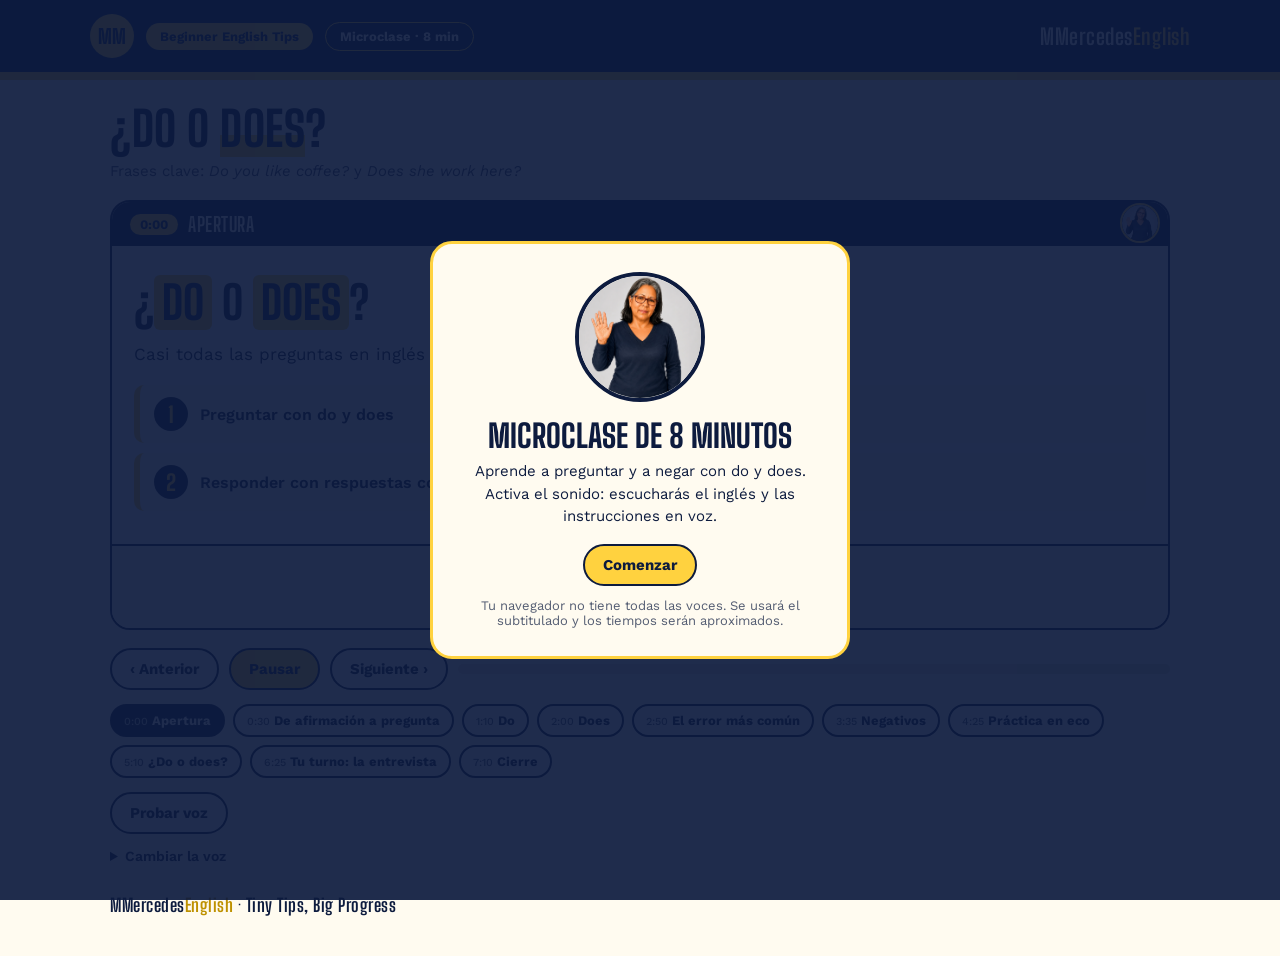
<file: microclase-do-does.html>
<!DOCTYPE html>
<html lang="es">
<head>
<meta charset="UTF-8">
<meta name="viewport" content="width=device-width, initial-scale=1.0">
<title>Microclase: Do y does | MMercedesEnglish</title>
<link rel="preconnect" href="https://fonts.googleapis.com">
<link rel="preconnect" href="https://fonts.gstatic.com" crossorigin>
<link href="https://fonts.googleapis.com/css2?family=Big+Shoulders+Display:wght@600;700;800&family=Lora:ital,wght@1,500;1,600&family=Work+Sans:wght@400;500;600;700&display=swap" rel="stylesheet">
<style>
  :root{
    --navy:#0D1B3E;
    --navy-2:#1B2F5E;
    --yellow:#FFD23F;
    --gold:#BE9100;
    --cream:#FFFBF0;
    --white:#FFFFFF;
  }
  *{box-sizing:border-box;margin:0;padding:0}
  body{
    font-family:'Work Sans',system-ui,sans-serif;
    background:var(--cream);
    color:var(--navy);
    min-height:100vh;
    display:flex;flex-direction:column;align-items:center;
    padding:0 0 40px;
  }
  .topbar{width:100%;background:var(--navy);border-bottom:8px solid var(--yellow);padding:14px 20px}
  .topbar-in{max-width:1100px;margin:0 auto;display:flex;align-items:center;gap:12px;flex-wrap:wrap}
  .mm{width:44px;height:44px;border-radius:50%;background:var(--yellow);color:var(--navy);
      display:grid;place-items:center;font:800 20px 'Big Shoulders Display',sans-serif;letter-spacing:.5px}
  .pill{background:var(--yellow);color:var(--navy);font-weight:700;font-size:13px;padding:6px 14px;border-radius:999px}
  .pill.alt{background:transparent;color:var(--white);border:1.5px solid var(--yellow)}
  .brand{margin-left:auto;font:700 22px 'Big Shoulders Display',sans-serif;color:var(--white);letter-spacing:.5px}
  .brand b{color:var(--yellow);font-weight:700}

  main{width:100%;max-width:1100px;padding:24px 20px 0}
  h1{font:800 clamp(30px,5vw,48px)/1.05 'Big Shoulders Display',sans-serif;text-transform:uppercase;letter-spacing:.5px}
  h1 span{background:linear-gradient(transparent 62%,var(--yellow) 62%)}
  .sub{margin-top:8px;font-size:15px;opacity:.8}

  .stage{margin-top:20px;display:block}

  /* Avatar: círculo pequeño dentro de la barra de título, sin movimiento. Crece solo cuando se reproduce una toma en video. */
  .stage{position:relative}
  .avatar-card{position:absolute;right:10px;top:3px;z-index:5;width:40px;height:40px;border-radius:50%;
      background:var(--navy);border:2px solid var(--yellow);overflow:hidden}
  .avatar-card img{display:block;width:100%;height:100%;border-radius:50%;object-fit:cover;object-position:50% 9%}
  .avatar-card .tag,.avatar-card .seal{display:none}
  .avatar-card.hasvid{position:fixed;right:16px;bottom:16px;top:auto;width:min(300px,78vw);height:auto;padding:8px;border-radius:18px;
      box-shadow:0 10px 30px rgba(13,27,62,.35)}

  .screen{background:var(--white);border-radius:20px;border:2px solid var(--navy);min-height:430px;display:flex;flex-direction:column;overflow:hidden}
  .screen-head{background:var(--navy);color:var(--white);display:flex;align-items:center;gap:10px;padding:10px 60px 10px 18px;min-height:25px}
  .screen-head .time{background:var(--yellow);color:var(--navy);font-weight:700;font-size:13px;padding:3px 10px;border-radius:999px}
  .screen-head .ttl{font:700 20px 'Big Shoulders Display',sans-serif;letter-spacing:.5px;text-transform:uppercase}
  .panel{flex:1;padding:22px;display:flex;flex-direction:column;gap:14px;justify-content:center}
  .caption{min-height:84px;background:var(--cream);border-top:2px solid var(--navy);padding:14px 20px;font-size:16px;line-height:1.45;display:flex;align-items:center}
  .caption.en{font:italic 600 21px/1.35 'Lora',serif;background:var(--yellow)}
  .caption.wait{background:var(--navy);color:var(--white)}

  .big{font:800 clamp(30px,4.6vw,46px)/1.05 'Big Shoulders Display',sans-serif;text-transform:uppercase}
  .big em{font-style:normal;background:var(--yellow);padding:0 8px;border-radius:6px}
  .lead{font-size:17px;line-height:1.5}
  .goals{display:grid;gap:10px;margin-top:4px}
  .goal{display:flex;gap:12px;align-items:center;background:var(--cream);border-left:6px solid var(--yellow);border-radius:10px;padding:12px 14px;font-weight:600}
  .goal i{font:800 22px 'Big Shoulders Display',sans-serif;background:var(--navy);color:var(--yellow);width:34px;height:34px;border-radius:50%;display:grid;place-items:center;font-style:normal;flex:none}

  .dlg{display:grid;gap:10px}
  .line{display:flex;gap:10px;align-items:flex-start;opacity:.18;transform:translateY(6px);transition:.35s}
  .line.show{opacity:1;transform:none}
  .line.on .bub{outline:3px solid var(--yellow)}
  .who{flex:none;width:34px;height:34px;border-radius:50%;background:var(--navy);color:var(--yellow);font:800 18px 'Big Shoulders Display',sans-serif;display:grid;place-items:center}
  .line.b .who{background:var(--yellow);color:var(--navy)}
  .bub{background:var(--cream);border:2px solid var(--navy);border-radius:4px 16px 16px 16px;padding:10px 14px;font:italic 600 19px/1.3 'Lora',serif}
  .line.b .bub{background:var(--white);border-radius:16px 4px 16px 16px}
  .blur{filter:blur(7px);transition:filter .5s}
  .blur.clear{filter:none}
  .hint{display:inline-block;background:var(--navy);color:var(--white);font-size:12px;font-weight:600;padding:3px 10px;border-radius:999px;margin-left:8px;font-family:'Work Sans',sans-serif;font-style:normal}

  .note{background:var(--cream);border:2px dashed var(--gold);border-radius:12px;padding:12px 14px;font-size:15px;line-height:1.45;opacity:0;transition:.4s}
  .note.show{opacity:1}
  .note b.tip{font:italic 700 15px 'Lora',serif;color:var(--gold)}

  .phrase{display:flex;flex-wrap:wrap;gap:8px}
  .seg{flex:1 1 150px;border:2px solid var(--navy);border-radius:14px;overflow:hidden;opacity:.35;transition:.3s}
  .seg.on{opacity:1;box-shadow:0 0 0 4px var(--yellow)}
  .seg .w{background:var(--navy);color:var(--white);font:italic 600 22px 'Lora',serif;padding:10px 14px}
  .seg .d{padding:8px 14px;font-size:14px;font-weight:500;background:var(--white)}
  .seg:nth-child(2) .w{background:var(--yellow);color:var(--navy)}
  .seg:nth-child(3) .w{background:var(--navy-2)}
  .trans{font-size:20px;font-weight:600;opacity:0;transition:.4s}
  .trans.show{opacity:1}
  .trans span{background:var(--yellow);padding:0 6px;border-radius:4px}

  .listen{display:flex;align-items:center;gap:12px;background:var(--navy);color:var(--white);border-radius:14px;padding:14px 16px}
  .wave{display:flex;gap:4px;align-items:center;height:30px}
  .wave i{display:block;width:5px;height:8px;border-radius:3px;background:var(--yellow)}
  .listening .wave i{animation:wv .8s ease-in-out infinite}
  .wave i:nth-child(2n){animation-delay:.15s}.wave i:nth-child(3n){animation-delay:.3s}
  @keyframes wv{50%{height:28px}}
  .secret{font:italic 600 20px 'Lora',serif;background:var(--cream);border:2px solid var(--navy);border-radius:12px;padding:12px 14px;opacity:0;transition:.4s}
  .secret.show{opacity:1}
  .q{font-weight:700;font-size:18px;opacity:0;transition:.4s}
  .q.show{opacity:1}

  .count{display:none;align-items:center;gap:14px;font-weight:700}
  .count.on{display:flex}
  .ring{width:54px;height:54px;border-radius:50%;background:conic-gradient(var(--yellow) var(--p,0%),#e8e2d0 0);display:grid;place-items:center;transition:--p 1s linear}
  .ring b{width:42px;height:42px;border-radius:50%;background:var(--white);display:grid;place-items:center;font:800 22px 'Big Shoulders Display',sans-serif}

  .steps2{display:grid;grid-template-columns:1fr 1fr;gap:10px}
  @media(max-width:520px){.steps2{grid-template-columns:1fr}}
  .st{background:var(--navy);color:var(--white);border-radius:14px;padding:14px}
  .st b{display:block;font:800 26px 'Big Shoulders Display',sans-serif;color:var(--yellow)}

  .controls{margin-top:18px;display:flex;align-items:center;gap:10px;flex-wrap:wrap}
  button{font:700 15px 'Work Sans',sans-serif;border:2px solid var(--navy);background:var(--white);color:var(--navy);border-radius:999px;padding:10px 18px;cursor:pointer}
  button:hover{background:var(--cream)}
  button.main{background:var(--yellow)}
  button.main:hover{background:#ffdb66}
  .bar{flex:1;min-width:160px;height:10px;background:#e8e2d0;border-radius:999px;overflow:hidden}
  .bar i{display:block;height:100%;width:0;background:var(--navy);transition:width .4s}
  .chips{margin-top:14px;display:flex;gap:8px;flex-wrap:wrap}
  .chip{font-size:13px;padding:7px 12px}
  .chip.cur{background:var(--navy);color:var(--white)}
  .chip small{opacity:.7;font-weight:500;margin-right:4px}

  .start{position:fixed;inset:0;background:rgba(13,27,62,.92);display:grid;place-items:center;z-index:10;padding:20px}
  .start.hide{display:none}
  .start-in{background:var(--cream);border-radius:22px;border:3px solid var(--yellow);padding:28px;max-width:420px;text-align:center}
  .start-in img{width:130px;height:130px;object-fit:cover;object-position:50% 14%;border-radius:50%;border:4px solid var(--navy);margin-bottom:14px}
  .start-in h2{font:800 32px/1 'Big Shoulders Display',sans-serif;text-transform:uppercase;margin-bottom:8px}
  .start-in p{font-size:15px;line-height:1.5;margin-bottom:16px}
  .nov{font-size:13px;margin-top:12px;opacity:.7}
  .voz{margin-top:14px;font-size:14px}.voz summary{cursor:pointer;font-weight:600}.voz label{display:block;margin-top:8px}.voz select{font:inherit;padding:6px 8px;border:2px solid var(--navy);border-radius:8px;background:var(--white);color:var(--navy);max-width:100%}
  .panel.fx{animation:sceneIn .5s ease both}
  @keyframes sceneIn{from{opacity:0;transform:translateX(18px)}to{opacity:1;transform:none}}
  @media (prefers-reduced-motion:reduce){.panel.fx{animation:none}}
  .avatar-card video{display:none;width:100%;height:auto;aspect-ratio:1122/1402;border-radius:10px;object-fit:cover;background:#000}
  .avatar-card.hasvid video{display:block}
  .avatar-card.hasvid img.photo{display:none}
  #rec{margin-top:26px;border:3px solid var(--yellow);border-radius:16px;background:var(--white);padding:16px 18px}
  #rec h2{font:800 26px 'Big Shoulders Display',sans-serif;text-transform:uppercase;margin-bottom:6px}
  #rec p{font-size:14px;line-height:1.5;margin-bottom:10px}
  #rec .rtop{display:flex;gap:10px;align-items:center;flex-wrap:wrap;margin:10px 0}
  #rec details{border-top:1px solid #e8e2d0;padding:8px 0}
  #rec summary{cursor:pointer;font-weight:700}
  .rrow{display:grid;grid-template-columns:1fr auto;gap:8px;align-items:center;padding:8px 0;border-bottom:1px dotted #d9d2bc}
  .rrow .rt{font-size:14px;line-height:1.4;min-width:0}
  .rrow .rt i{font-family:'Lora',serif}
  .rrow .rb{display:flex;gap:6px;align-items:center;flex-wrap:wrap;justify-content:flex-end}
  .rrow button{padding:6px 12px;font-size:13px}
  .rrow .ok{font-weight:700;font-size:13px}
  .rrow.rec{background:var(--yellow)}
  .vbox{margin-top:14px;display:flex;gap:12px;align-items:center;flex-wrap:wrap}#vstatus{font-size:14px;flex:1;min-width:200px}#vstatus.warn{font-weight:700}
  footer{margin-top:30px;font:700 18px 'Big Shoulders Display',sans-serif;letter-spacing:.5px}
  footer b{color:var(--gold)}
</style>
</head>
<body>

<div class="start" id="start">
  <div class="start-in">
    <img src="microclase-do-does-avatar.webp" alt="Mercedes, profesora de MMercedesEnglish">
    <h2>Microclase de 8 minutos</h2>
    <p>Aprende a preguntar y a negar con do y does. Activa el sonido: escucharás el inglés y las instrucciones en voz.</p>
    <button class="main" id="go">Comenzar</button>
    <div class="nov" id="novoice"></div>
  </div>
</div>

<div class="topbar"><div class="topbar-in">
  <div class="mm">MM</div>
  <span class="pill">Beginner English Tips</span>
  <span class="pill alt">Microclase · 8 min</span>
  <div class="brand">MMercedes<b>English</b></div>
</div></div>

<main>
  <h1>¿Do o <span>does</span>?</h1>
  <p class="sub">Frases clave: <i>Do you like coffee?</i> y <i>Does she work here?</i></p>

  <div class="stage">
    <div class="avatar-card" id="avatar">
      <svg class="seal" viewBox="0 0 100 100" aria-label="English Your Way">
        <path id="rosette" fill="#0D1B3E" stroke="#BE9100" stroke-width="4"/>
        <text x="50" y="42" text-anchor="middle" font-family="Big Shoulders Display,sans-serif" font-weight="700" font-size="15" textLength="44" lengthAdjust="spacingAndGlyphs" fill="#FFFFFF">ENGLISH</text>
        <text x="50" y="62" text-anchor="middle" font-family="Big Shoulders Display,sans-serif" font-weight="700" font-size="15" textLength="50" lengthAdjust="spacingAndGlyphs" fill="#FFD23F">YOUR WAY</text>
        <path d="M50 20l2.6 5.4 5.9.8-4.3 4.1 1 5.9L50 33.5l-5.2 2.7 1-5.9-4.3-4.1 5.9-.8z" fill="#BE9100"/>
      </svg>
      <img class="photo" src="microclase-do-does-avatar.webp" alt="Mercedes saludando">
      <video id="avvid" playsinline preload="auto" aria-label="Mercedes, profesora de MMercedesEnglish"></video>
      <div class="tag">Tiny Tips, Big Progress</div>
    </div>

    <div>
      <div class="screen">
        <div class="screen-head"><span class="time" id="time"></span><span class="ttl" id="ttl"></span></div>
        <div class="panel" id="panel"></div>
        <div class="caption" id="cap"></div>
      </div>
      <div class="controls">
        <button id="prev" aria-label="Sección anterior">‹ Anterior</button>
        <button class="main" id="play">Pausar</button>
        <button id="next" aria-label="Sección siguiente">Siguiente ›</button>
        <div class="bar"><i id="bar"></i></div>
      </div>
      <div class="chips" id="chips"></div>
      <div class="vbox">
        <button id="vtest" type="button">Probar voz</button>
        <span id="vstatus" role="status"></span>
      </div>
      <details class="voz"><summary>Cambiar la voz</summary>
        <label>Español <select id="vses"></select></label>
        <label>Inglés <select id="vsen"></select></label>
      </details>
    </div>
  </div>
  <section id="rec" hidden>
    <h2>Modo grabación (solo docente)</h2>
    <p>Graba cada línea con tu voz. Habla con calma y deja un segundo de silencio antes y después. Las grabaciones quedan en este navegador y se usan aquí al reproducir la microclase. Al terminar, descarga el archivo .zip para publicarlas.</p>
    <div class="rtop">
      <strong id="rcount"></strong>
      <button id="rzip" class="main" type="button">Descargar grabaciones (.zip)</button>
      <button id="rclear" type="button">Borrar todas</button>
    </div>
    <div id="rlist"></div>
  </section>
  <footer>MMercedes<b>English</b> · Tiny Tips, Big Progress</footer>
</main>

<script>
// ---------- Sello festoneado ----------
(function(){
  const n=16,cx=50,cy=50,r=40,a=4;let d='';
  for(let i=0;i<=360;i+=3){
    const t=i*Math.PI/180,rr=r+a*Math.cos(n*t);
    d+=(i?'L':'M')+(cx+rr*Math.cos(t)).toFixed(2)+' '+(cy+rr*Math.sin(t)).toFixed(2);
  }
  document.getElementById('rosette').setAttribute('d',d+'Z');
})();

// ---------- Contenido ----------
const D = (cls,who,id,txt,extra='') =>
  `<div class="line ${cls}" id="${id}"><span class="who">${who}</span><div class="bub">${txt}${extra}</div></div>`;

const SCENES = [
 { time:'0:00', ttl:'Apertura',
   html:`<div class="big">¿<em>Do</em> o <em>does</em>?</div>
     <p class="lead">Casi todas las preguntas en inglés llevan un ayudante. Hoy aprendes a usarlo.</p>
     <div class="goals">
       <div class="goal"><i>1</i>Preguntar con do y does</div>
       <div class="goal"><i>2</i>Responder con respuestas cortas</div>
     </div>
     <div class="count" id="cn"><div class="ring" id="rg"><b id="cs">3</b></div><span id="cl"></span></div>`,
   steps:[
    {take:'apertura',es:'Hola. En inglés, casi todas las preguntas tienen un ayudante: do o does. Hoy aprendes cuándo usar cada uno, cómo cambia el verbo y cómo responder de forma corta.'},
    {es:'Piensa: ¿cómo preguntarías “¿Ella trabaja aquí?” en inglés?'},
    {wait:3,label:'Piensa tu respuesta'},
    {es:'Vamos a verlo.'}
   ]},

 { time:'0:30', ttl:'De afirmación a pregunta',
   html:`<div class="phrase">
       <div class="seg" id="a1"><div class="w">She works here.</div><div class="d">Afirmación</div></div>
       <div class="seg" id="a2"><div class="w">Does she work here?</div><div class="d">Pregunta</div></div>
     </div>
     <p class="trans" id="tr0">La <span>-s</span> pasa a <span>does</span>. El verbo vuelve a su forma base.</p>`,
   steps:[
    {es:'Mira la oración:'},
    {on:'a1',en:'She works here.',voice:'A',rate:.85},
    {es:'Para preguntar, pones “does” al inicio.'},
    {on:'a2',en:'Does she work here?',voice:'A',rate:.85},
    {show:'tr0',es:'Fíjate en un detalle: la s pasa de “works” a “does”, y el verbo vuelve a su forma base, “work”.'}
   ]},

 { time:'1:10', ttl:'Do',
   html:`<div class="phrase">
       <div class="seg" id="s1"><div class="w">Do</div><div class="d">el auxiliar</div></div>
       <div class="seg" id="s2"><div class="w">you</div><div class="d">I, you, we, they</div></div>
       <div class="seg" id="s3"><div class="w">like coffee?</div><div class="d">verbo en forma base</div></div>
     </div>
     <p class="trans" id="tr">Significa: <span>¿Te gusta el café?</span></p>
     <div class="note" id="n1"><b class="tip">Respuesta corta:</b> Yes, I do. · No, I don’t. No repites el verbo.</div>`,
   steps:[
    {es:'Con I, you, we y they, usamos “do”. Mira:'},
    {en:'Do you like coffee?',voice:'A',rate:.85},
    {show:'tr',es:'Significa: “¿Te gusta el café?”.'},
    {on:'s1',es:'“Do” es el auxiliar;'},
    {on:'s2',es:'“you” es quien hace la acción;'},
    {on:'s3',es:'y “like coffee” va después, con el verbo en forma base.'},
    {show:'n1',es:'Para responder, usa una respuesta corta:'},
    {en:'Yes, I do.',voice:'B',rate:.85},
    {es:'o'},
    {en:'No, I don’t.',voice:'B',rate:.85},
    {es:'No repites el verbo.'}
   ]},

 { time:'2:00', ttl:'Does',
   html:`<div class="phrase">
       <div class="seg" id="d1"><div class="w">Does</div><div class="d">el auxiliar</div></div>
       <div class="seg" id="d2"><div class="w">she</div><div class="d">he, she, it</div></div>
       <div class="seg" id="d3"><div class="w">speak English?</div><div class="d">verbo en forma base</div></div>
     </div>
     <p class="trans" id="tr2">Significa: <span>¿Ella habla inglés?</span></p>
     <div class="note" id="n2"><b class="tip">Respuesta corta:</b> Yes, she does. · No, she doesn’t.</div>`,
   steps:[
    {es:'Con he, she e it, usamos “does”. Mira:'},
    {en:'Does she speak English?',voice:'A',rate:.85},
    {show:'tr2',es:'Significa: “¿Ella habla inglés?”.'},
    {on:'d3',es:'Otra vez, el verbo queda en forma base: “speak”, no “speaks”.'},
    {show:'n2',es:'Para responder:'},
    {en:'Yes, she does.',voice:'B',rate:.85},
    {es:'o'},
    {en:'No, she doesn’t.',voice:'B',rate:.85}
   ]},

 { time:'2:50', ttl:'El error más común',
   html:`<div class="phrase">
       <div class="seg" id="e1"><div class="w">Does she works here?</div><div class="d">Incorrecto</div></div>
       <div class="seg" id="e2"><div class="w">Does she work here?</div><div class="d">Correcto</div></div>
     </div>
     <div class="note" id="n3"><b class="tip">Tip Mercedes:</b> “Does” ya lleva la -s. Se pronuncia /dʌz/ y rima con buzz.</div>`,
   steps:[
    {es:'Este es el error más común.'},
    {on:'e1',en:'Does she works here?',voice:'A',rate:.85},
    {es:'Es incorrecto. “Does” ya lleva la s, así que el verbo no la repite.'},
    {on:'e2',en:'Does she work here?',voice:'A',rate:.85},
    {es:'Así es correcto.'},
    {show:'n3',es:'Un tip de pronunciación: “does” rima con “buzz”.'}
   ]},

 { time:'3:35', ttl:'Negativos',
   html:`<div class="phrase">
       <div class="seg" id="g1"><div class="w">don’t</div><div class="d">con I, you, we, they</div></div>
       <div class="seg" id="g2"><div class="w">doesn’t</div><div class="d">con he, she, it</div></div>
       <div class="seg" id="g3"><div class="w">+ verbo base</div><div class="d">work, like, speak</div></div>
     </div>
     <p class="trans" id="tr3"><span>I don’t like tea.</span> <span>She doesn’t work today.</span></p>`,
   steps:[
    {es:'Para decir que no, usamos “don’t” con I, you, we y they, y “doesn’t” con he, she e it.'},
    {on:'g1',en:'I don’t like tea.',voice:'A',rate:.85},
    {on:'g2',en:'She doesn’t work today.',voice:'A',rate:.85},
    {on:'g3',show:'tr3',es:'Después va el verbo en forma base. La regla es la misma: el auxiliar lleva la s, el verbo no.'}
   ]},

 { time:'4:25', ttl:'Práctica en eco',
   html:`<div class="listen" id="ls"><div class="wave"><i></i><i></i><i></i><i></i><i></i><i></i><i></i></div><span id="lt">Escucha y repite</span></div>
     <div class="dlg">
       ${D('b','1','p1','Do you like coffee?')}
       ${D('b','2','p2','Does she speak English?')}
       ${D('b','3','p3','He doesn’t work on Sunday.')}
     </div>
     <div class="count" id="cn"><div class="ring" id="rg"><b id="cs">4</b></div><span id="cl"></span></div>`,
   steps:[
    {es:'Ahora repite después de mí, en voz alta.'},
    {show:'p1',on:'p1',en:'Do you like coffee?',voice:'A',listen:true},
    {wait:4,label:'Repite en voz alta'},
    {show:'p2',on:'p2',en:'Does she speak English?',voice:'A',listen:true},
    {wait:4,label:'Repite en voz alta'},
    {show:'p3',on:'p3',en:'He doesn’t work on Sunday.',voice:'A',listen:true},
    {wait:4,label:'Repite en voz alta'},
    {es:'Muy bien.'}
   ]},

 { time:'5:10', ttl:'¿Do o does?',
   html:`<div class="dlg">
       ${D('','1','q1','___ you speak Spanish?')}
       ${D('','2','q2','___ she live here?')}
       ${D('','3','q3','___ they work on Monday?')}
       ${D('','4','q4','___ he play soccer?')}
     </div>
     <div class="count" id="cn"><div class="ring" id="rg"><b id="cs">4</b></div><span id="cl"></span></div>
     <div class="dlg">
       ${D('b','✓','r1','Do you speak Spanish?')}
       ${D('b','✓','r2','Does she live here?')}
       ${D('b','✓','r3','Do they work on Monday?')}
       ${D('b','✓','r4','Does he play soccer?')}
     </div>
     <div class="note" id="n4"><b class="tip">Regla:</b> I, you, we, they → do. He, she, it → does.</div>`,
   steps:[
    {es:'Elige do o does.'},
    {show:'q1',on:'q1',es:'Uno: “you speak Spanish”.'},
    {wait:4,label:'¿Do o does?'},
    {show:'q2',on:'q2',es:'Dos: “she live here”.'},
    {wait:4,label:'¿Do o does?'},
    {show:'q3',on:'q3',es:'Tres: “they work on Monday”.'},
    {wait:4,label:'¿Do o does?'},
    {show:'q4',on:'q4',es:'Cuatro: “he play soccer”.'},
    {wait:4,label:'¿Do o does?'},
    {es:'Respuestas.'},
    {show:'r1',on:'r1',en:'Do you speak Spanish?',voice:'A',rate:.85},
    {show:'r2',on:'r2',en:'Does she live here?',voice:'A',rate:.85},
    {show:'r3',on:'r3',en:'Do they work on Monday?',voice:'A',rate:.85},
    {show:'r4',on:'r4',en:'Does he play soccer?',voice:'A',rate:.85},
    {show:'n4',es:'Recuerda: I, you, we y they usan do. He, she e it usan does.'}
   ]},

 { time:'6:25', ttl:'Tu turno: la entrevista',
   html:`<div class="listen" id="ls"><div class="wave"><i></i><i></i><i></i><i></i><i></i><i></i><i></i></div><span id="lt">Responde con una respuesta corta</span></div>
     <div class="count" id="cn"><div class="ring" id="rg"><b id="cs">5</b></div><span id="cl"></span></div>
     <div class="secret" id="rp1">Yes, I do. · No, I don’t.</div>
     <div class="secret" id="rp2">Yes, she does. · No, she doesn’t.</div>`,
   steps:[
    {es:'Ahora responde con una respuesta corta. Escucha:'},
    {en:'Do you speak English?',voice:'B',listen:true},
    {wait:5,label:'Responde en voz alta'},
    {show:'rp1',es:'Por ejemplo:'},
    {en:'Yes, I do.',voice:'A',rate:.85},
    {es:'Ahora:'},
    {en:'Does your friend live here?',voice:'B',listen:true},
    {wait:5,label:'Responde en voz alta'},
    {show:'rp2',es:'Por ejemplo:'},
    {en:'No, she doesn’t.',voice:'A',rate:.85},
    {es:'Responde lo que sea verdad para ti.'}
   ]},

 { time:'7:10', ttl:'Cierre',
   html:`<p class="lead">Hoy aprendiste:</p>
     <div class="big"><em>I, you, we, they</em> → <em>do</em></div>
     <div class="big"><em>he, she, it</em> → <em>does</em></div>
     <p class="q" id="q7">Pregunta de salida: corrige “He don’t like tea.”</p>
     <div class="count" id="cn"><div class="ring" id="rg"><b id="cs">5</b></div><span id="cl"></span></div>
     <div class="secret" id="a7">He doesn’t like tea.</div>`,
   steps:[
    {take:'cierre',es:'Hoy aprendiste que do va con I, you, we y they, y does va con he, she e it. Después del auxiliar, el verbo queda en forma base.'},
    {show:'q7',es:'Pregunta de salida: corrige esta oración.'},
    {en:'He don’t like tea.',voice:'A',rate:.85},
    {wait:5,label:'Corrígela en voz alta'},
    {show:'a7',es:'La respuesta es:'},
    {en:'He doesn’t like tea.',voice:'A',rate:.85},
    {es:'Hasta la próxima.'},
    {done:true}
   ]}
];

// ---------- Voz ----------
const synth = window.speechSynthesis;
const $ = id => document.getElementById(id);
let voices = {es:null,en:null};
const FEMALE=/sabina|helena|paulina|dalia|elvira|monica|m[oó]nica|paloma|lucia|luc[ií]a|marisol|camila|salome|salom[eé]|zira|aria|jenny|samantha|karen|ava|allison|susan|serena|moira|tessa|female|mujer|google espa|google us english|google uk english female/i;
const MALE=/raul|raúl|pablo|jorge|diego|carlos|juan|alvaro|álvaro|ricardo|david|mark|guy|alex|daniel|fred|ryan|george|james|male\b|hombre/i;
function score(v){
  let n=0;
  if(FEMALE.test(v.name)) n+=10;
  if(MALE.test(v.name)) n-=20;
  if(/natural|online|neural/i.test(v.name)) n+=3;
  if(v.localService) n+=8;
  return n;
}
function listFor(re,pref){
  const v = synth.getVoices().filter(x=>re.test(x.lang));
  return v.sort((a,b)=> (score(b)+(pref.includes(b.lang.replace('_','-').toLowerCase())?2:0)) - (score(a)+(pref.includes(a.lang.replace('_','-').toLowerCase())?2:0)));
}
function fillSelect(id,list,cur){
  const el=document.getElementById(id); if(!el) return;
  el.innerHTML=list.map((v,i)=>`<option value="${i}">${v.name} (${v.lang})</option>`).join('');
  const i=list.indexOf(cur); el.value = i<0?0:i;
}
function pickVoices(){
  if(!synth) return;
  const es=listFor(/^es/i,['es-us','es-mx','es-co']), en=listFor(/^en/i,['en-us']);
  if(!voices.es || !es.includes(voices.es)) voices.es = es[0]||null;
  if(!voices.en || !en.includes(voices.en)) voices.en = en[0]||null;
  fillSelect('vses',es,voices.es); fillSelect('vsen',en,voices.en);
  $('vses').onchange=()=>{ voices.es=es[+$('vses').value]; };
  $('vsen').onchange=()=>{ voices.en=en[+$('vsen').value]; };
  setStatus((voices.es||voices.en)?voiceInfo():'');
  const nv=document.getElementById('novoice');
  nv.textContent = (!voices.es || !voices.en) ? 'Tu navegador no tiene todas las voces. Se usará el subtitulado y los tiempos serán aproximados.' : '';
}
if(synth){ pickVoices(); synth.onvoiceschanged = pickVoices; }

let token = 0, idx = 0, playing = false;
const sleep = ms => new Promise(r=>setTimeout(r,ms));

function setStatus(t,warn){ const e=$('vstatus'); if(e){ e.textContent=t; e.className=warn?'warn':''; } }
function voiceInfo(){ return 'Voz en uso: '+(voices.es?voices.es.name:'ninguna para español')+' / '+(voices.en?voices.en.name:'ninguna para inglés')+'.'; }

// ---------- Voz de la docente (grabaciones) ----------
let curAudio=null, curFin=null, manifest={}, idbp=null;
function stopAll(){
  if(synth) synth.cancel();
  if(curAudio){ try{ curAudio.pause(); }catch(e){} }
  if(curFin){ const f=curFin; curFin=null; f(); }
}
function openDb(){
  if(idbp) return idbp;
  idbp=new Promise(res=>{
    try{
      const r=indexedDB.open('microclase-do-does-voz',1);
      r.onupgradeneeded=()=>r.result.createObjectStore('clips');
      r.onsuccess=()=>res(r.result); r.onerror=()=>res(null);
    }catch(e){ res(null); }
  });
  return idbp;
}
async function idbGet(key){
  const d=await openDb(); if(!d) return null;
  return new Promise(res=>{ try{ const q=d.transaction('clips').objectStore('clips').get(key); q.onsuccess=()=>res(q.result||null); q.onerror=()=>res(null); }catch(e){ res(null); } });
}
async function idbPut(key,blob){
  const d=await openDb(); if(!d) return;
  return new Promise(res=>{ try{ const t=d.transaction('clips','readwrite'); t.objectStore('clips').put(blob,key); t.oncomplete=()=>res(); t.onerror=()=>res(); t.onabort=()=>res(); }catch(e){ res(); } });
}
async function idbDel(key){
  const d=await openDb(); if(!d) return;
  return new Promise(res=>{ try{ const t=d.transaction('clips','readwrite'); t.objectStore('clips').delete(key); t.oncomplete=()=>res(); t.onerror=()=>res(); t.onabort=()=>res(); }catch(e){ res(); } });
}
async function idbAll(){
  const d=await openDb(); if(!d) return {};
  return new Promise(res=>{
    const out={};
    try{
      const q=d.transaction('clips').objectStore('clips').openCursor();
      q.onsuccess=()=>{ const c=q.result; if(c){ out[c.key]=c.value; c.continue(); } else res(out); };
      q.onerror=()=>res(out);
    }catch(e){ res(out); }
  });
}
try{ fetch('audio/do-does/manifest.json').then(r=>r.ok?r.json():{}).then(m=>{ manifest=m||{}; }).catch(()=>{}); }catch(e){}
async function clipFor(key){
  const b=await idbGet(key);
  if(b) return URL.createObjectURL(b);
  if(manifest[key]) return 'audio/do-does/'+manifest[key];
  return null;
}
function playClip(url,o){
  return new Promise(res=>{
    const a=new Audio(url); curAudio=a;
    a.volume = o.voice==='quiet' ? .3 : 1;
    if(o.voice==='quiet') a.playbackRate=1.3;
    const fin=()=>{ if(curAudio===a) curAudio=null; if(curFin===fin) curFin=null; res(); };
    curFin=fin; a.onended=fin; a.onerror=fin;
    a.onplaying=()=>setStatus('Escuchas la voz de la docente.');
    const p=a.play(); if(p&&p.catch) p.catch(fin);
  });
}

// ---------- Tomas en video de la docente (opcionales) ----------
function playTake(name){
  return new Promise(res=>{
    const v=$('avvid'), card=$('avatar'), exts=['mp4','webm'];
    let k=0, started=false, done=false, timer=null;
    const fin=ok=>{
      if(done) return; done=true; clearTimeout(timer);
      v.onended=v.onerror=v.oncanplay=null; try{ v.pause(); }catch(e){}
      v.removeAttribute('src'); try{ v.load(); }catch(e){}
      card.classList.remove('hasvid'); if(curFin===stopTake) curFin=null; res(ok);
    };
    const stopTake=()=>fin(started);
    const tryNext=()=>{
      if(k>=exts.length){ fin(false); return; }
      v.src='video/do-does-'+name+'.'+exts[k++]; v.load();
    };
    curFin=stopTake;
    v.onerror=()=>{ if(!started) tryNext(); else fin(true); };
    v.oncanplay=()=>{
      if(started) return; started=true; card.classList.add('hasvid'); v.currentTime=0;
      const p=v.play(); if(p&&p.catch) p.catch(()=>fin(false));
    };
    v.onended=()=>fin(true);
    timer=setTimeout(()=>{ if(!started) fin(false); },4000);
    tryNext();
  });
}

function speakOne(text, lang, o){
  return new Promise(res=>{
    const words = text.split(/\s+/).length;
    const est = Math.max(1200, words*(lang==='en'?520:430)) / (o.rate||1);
    if(!synth || !voices[lang]){
      setStatus('Este dispositivo no tiene voz en '+(lang==='es'?'español':'inglés')+'. Prueba en Chrome o Edge, o instala una voz en la configuración del sistema.',true);
      setTimeout(res, est); return;
    }
    const u = new SpeechSynthesisUtterance(text);
    try{ u.voice = voices[lang]; }catch(err){}
    u.lang = voices[lang].lang;
    u.rate = o.rate || (lang==='es' ? .95 : .9);
    u.pitch = o.voice==='B' ? 1.2 : 1;
    u.volume = o.voice==='quiet' ? .3 : 1;
    if(o.voice==='quiet') u.rate = 1.3;
    let done=false, started=false;
    const fin=()=>{ if(!done){done=true; clearTimeout(t); clearTimeout(w); res();} };
    const t = setTimeout(fin, est*2.5+2000);
    const w = setTimeout(()=>{ if(!started && !o.retried){ const alt=listFor(new RegExp('^'+lang,'i'),[]).find(x=>x!==voices[lang]&&x.localService); if(alt){ done=true; clearTimeout(t); synth.cancel(); voices[lang]=alt; setStatus('Cambié a la voz '+alt.name+' porque la anterior no sonaba.',true); speakOne(text,lang,Object.assign({},o,{retried:true})).then(res); return; } } if(!started) setStatus('No se detecta audio. Sube el volumen, revisa que la pestaña no esté silenciada y prueba otra voz en «Cambiar la voz».',true); }, 3500);
    u.onstart = ()=>{ started=true; setStatus(voiceInfo()); };
    u.onend = fin; u.onerror = fin;
    synth.speak(u);
  });
}

async function speak(text, lang, o={}){
  if(o.key){ const url=await clipFor(o.key); if(url){ await playClip(url,o); return; } }
  const parts = text.split(/(?<=[.!?:])\s+/).filter(Boolean);
  for(const part of parts) await speakOne(part, lang, o);
}

$('vtest').onclick = async ()=>{
  stopAll();
  setStatus('Probando la voz…');
  await speak('Hola, esta es la voz en español.','es');
  await speak('Hello, this is the English voice.','en');
};

function caption(text, kind){
  const c=$('cap'); c.className='caption'+(kind?' '+kind:''); c.textContent=text;
}

async function countdown(sec, label, my){
  const cn=$('cn'), lt=$('lt');
  caption(label+'…','wait');
  if(lt && !$('cn')) lt.textContent=label;
  for(let s=sec; s>0; s--){
    if(my!==token) return;
    if(cn){ cn.classList.add('on'); $('cs').textContent=s; $('rg').style.setProperty('--p',((sec-s)/sec*100)+'%'); $('cl').textContent=label; }
    await sleep(1000);
  }
  if(cn){ cn.classList.remove('on'); }
}

function setLine(id){
  document.querySelectorAll('.line.on,.seg.on').forEach(e=>e.classList.remove('on'));
  if(id && $(id)) $(id).classList.add('on');
}

async function run(i){
  const my = ++token;
  idx = i;
  stopAll();
  const sc = SCENES[i];
  $('time').textContent = sc.time; $('ttl').textContent = sc.ttl;
  $('panel').innerHTML = sc.html;
  $('panel').classList.remove('fx'); void $('panel').offsetWidth; $('panel').classList.add('fx');
  $('bar').style.width = (i/SCENES.length*100)+'%';
  document.querySelectorAll('.chip').forEach((c,k)=>c.classList.toggle('cur',k===i));
  caption('');
  await sleep(300);
  for(const [j,st] of sc.steps.entries()){
    if(my!==token) return;
    if(st.show && $(st.show)) $(st.show).classList.add('show');
    if(st.on) setLine(st.on);
    if(st.clear && $(st.clear)) $(st.clear).classList.add('clear');
    const ls=$('ls'); if(ls) ls.classList.toggle('listening', !!st.listen);
    let tookVideo=false;
    if(st.take){ caption(st.es||''); tookVideo=await playTake(st.take); if(my!==token) return; }
    if(st.es && !tookVideo){
      caption(st.es); $('avatar').classList.add('talking');
      await speak(st.es,'es',{...st,key:i+'-'+j+'-es'});
      $('avatar').classList.remove('talking');
    }
    if(my!==token) return;
    if(st.en){
      caption(st.en,'en');
      if(st.voice!=='quiet') $('avatar').classList.add('talking');
      await speak(st.en,'en',{...st,key:i+'-'+j+'-en'});
      $('avatar').classList.remove('talking');
      await sleep(350);
    }
    if(my!==token) return;
    if(ls && !st.listen) ls.classList.remove('listening');
    if(st.wait){ await countdown(st.wait, st.label, my); }
    if(st.done){ $('bar').style.width='100%'; caption('Microclase completa. Repítela cuando quieras.'); $('play').textContent='Repetir'; playing=false; return; }
    await sleep(250);
  }
  if(my!==token) return;
  setLine(null);
  if(playing && i < SCENES.length-1){ await sleep(500); if(my===token) run(i+1); }
}

// ---------- Controles ----------
SCENES.forEach((s,k)=>{
  const b=document.createElement('button'); b.className='chip'; b.innerHTML=`<small>${s.time}</small>${s.ttl}`;
  b.onclick=()=>{ playing=true; $('play').textContent='Pausar'; run(k); };
  $('chips').appendChild(b);
});
$('go').onclick=()=>{ $('start').classList.add('hide'); playing=true; run(0); };
$('play').onclick=()=>{
  if(playing){ playing=false; token++; stopAll(); $('avatar').classList.remove('talking'); $('play').textContent='Continuar'; }
  else { const again=$('play').textContent==='Repetir'; playing=true; $('play').textContent='Pausar'; run(again?0:idx); }
};
$('prev').onclick=()=>{ playing=true; $('play').textContent='Pausar'; run(Math.max(0,idx-1)); };
$('next').onclick=()=>{ playing=true; $('play').textContent='Pausar'; run(Math.min(SCENES.length-1,idx+1)); };

// Vista previa inicial (sin audio)
$('time').textContent=SCENES[0].time; $('ttl').textContent=SCENES[0].ttl; $('panel').innerHTML=SCENES[0].html;
document.querySelectorAll('.chip')[0].classList.add('cur');

// ---------- Modo grabación (#grabar) ----------
const CRC=(()=>{const t=new Uint32Array(256);for(let n=0;n<256;n++){let c=n;for(let k=0;k<8;k++)c=c&1?0xEDB88320^(c>>>1):c>>>1;t[n]=c>>>0;}return t;})();
function crc32(u8){let c=0xFFFFFFFF;for(let i=0;i<u8.length;i++)c=CRC[(c^u8[i])&255]^(c>>>8);return (c^0xFFFFFFFF)>>>0;}
function makeZip(files){
  const enc=new TextEncoder(), parts=[], central=[]; let offset=0;
  const u16=n=>[n&255,(n>>8)&255], u32=n=>[n&255,(n>>8)&255,(n>>16)&255,(n>>>24)&255];
  for(const f of files){
    const name=enc.encode(f.name), crc=crc32(f.data), size=f.data.length;
    const head=new Uint8Array([...u32(0x04034b50),...u16(20),...u16(0x0800),...u16(0),...u16(0),...u16(0x21),...u32(crc),...u32(size),...u32(size),...u16(name.length),...u16(0)]);
    parts.push(head,name,f.data); central.push({name,crc,size,offset}); offset+=head.length+name.length+size;
  }
  let csize=0; const cparts=[];
  for(const c of central){
    const h=new Uint8Array([...u32(0x02014b50),...u16(20),...u16(20),...u16(0x0800),...u16(0),...u16(0),...u16(0x21),...u32(c.crc),...u32(c.size),...u32(c.size),...u16(c.name.length),...u16(0),...u16(0),...u16(0),...u16(0),...u32(0),...u32(c.offset)]);
    cparts.push(h,c.name); csize+=h.length+c.name.length;
  }
  const end=new Uint8Array([...u32(0x06054b50),...u16(0),...u16(0),...u16(central.length),...u16(central.length),...u32(csize),...u32(offset),...u16(0)]);
  return new Blob([...parts,...cparts,end],{type:'application/zip'});
}
function allLines(){
  const L=[];
  SCENES.forEach((sc,i)=>sc.steps.forEach((st,j)=>{
    if(st.es) L.push({key:i+'-'+j+'-es',lang:'es',text:st.es,scene:sc.time+' '+sc.ttl});
    if(st.en) L.push({key:i+'-'+j+'-en',lang:'en',text:st.en,scene:sc.time+' '+sc.ttl});
  }));
  return L;
}
function extOf(type){ return /mp4/.test(type)?'m4a':/ogg/.test(type)?'ogg':/wav/.test(type)?'wav':'webm'; }
async function setupRecorder(){
  const box=$('rec'); box.hidden=false; $('start').classList.add('hide'); box.scrollIntoView();
  const lines=allLines(), have=await idbAll();
  let stream=null, mr=null, chunks=[], recKey=null, audio=null;
  const list=$('rlist');
  const count=()=>{ $('rcount').textContent=Object.keys(have).filter(k=>lines.some(l=>l.key===k)).length+' de '+lines.length+' líneas grabadas'; };
  let lastScene=null, det=null;
  lines.forEach(l=>{
    if(l.scene!==lastScene){ det=document.createElement('details'); const sm=document.createElement('summary'); sm.textContent=l.scene; det.appendChild(sm); list.appendChild(det); lastScene=l.scene; }
    const row=document.createElement('div'); row.className='rrow';
    const t=document.createElement('div'); t.className='rt'; t.innerHTML=(l.lang==='en'?'<b>EN</b> ':'<b>ES</b> ')+'<i></i>'; t.querySelector('i').textContent=l.text;
    const b=document.createElement('div'); b.className='rb';
    const st=document.createElement('span'); st.className='ok';
    const bRec=document.createElement('button'); bRec.type='button';
    const bPlay=document.createElement('button'); bPlay.type='button'; bPlay.textContent='Escuchar';
    const bDel=document.createElement('button'); bDel.type='button'; bDel.textContent='Borrar';
    const paint=()=>{ const ok=!!have[l.key]; st.textContent=ok?'✓ grabada':''; bRec.textContent=recKey===l.key?'Detener':(ok?'Regrabar':'Grabar'); bPlay.disabled=!ok; bDel.disabled=!ok; row.classList.toggle('rec',recKey===l.key); };
    bRec.onclick=async()=>{
      if(recKey===l.key){ mr.stop(); return; }
      if(recKey){ return; }
      try{ stream=stream||await navigator.mediaDevices.getUserMedia({audio:true}); }catch(e){ alert('No se pudo usar el micrófono. Permite el acceso y vuelve a intentar.'); return; }
      const mime=['audio/webm;codecs=opus','audio/mp4'].find(m=>window.MediaRecorder&&MediaRecorder.isTypeSupported(m));
      mr=new MediaRecorder(stream, mime?{mimeType:mime}:{}); chunks=[]; recKey=l.key;
      mr.ondataavailable=e=>{ if(e.data&&e.data.size) chunks.push(e.data); };
      mr.onstop=async()=>{ const blob=new Blob(chunks,{type:mr.mimeType||'audio/webm'}); recKey=null; have[l.key]=blob; paint(); count(); try{ await idbPut(l.key,blob); }catch(e){} };
      mr.start(); paint();
    };
    bPlay.onclick=()=>{ if(audio){ audio.pause(); } audio=new Audio(URL.createObjectURL(have[l.key])); audio.play(); };
    bDel.onclick=async()=>{ delete have[l.key]; paint(); count(); try{ await idbDel(l.key); }catch(e){} };
    b.append(st,bRec,bPlay,bDel); row.append(t,b); det.appendChild(row); paint();
  });
  count();
  $('rzip').onclick=async()=>{
    const keys=Object.keys(have); if(!keys.length){ alert('Aún no hay grabaciones.'); return; }
    const files=[], man={};
    for(const k of keys){ const name=k+'.'+extOf(have[k].type); man[k]=name; files.push({name,data:new Uint8Array(await have[k].arrayBuffer())}); }
    files.push({name:'manifest.json',data:new TextEncoder().encode(JSON.stringify(man,null,1))});
    const url=URL.createObjectURL(makeZip(files)); const a=document.createElement('a'); a.href=url; a.download='voz-do-does.zip'; document.body.appendChild(a); a.click(); a.remove();
  };
  $('rclear').onclick=async()=>{ if(!confirm('¿Borrar todas las grabaciones de este navegador?')) return; for(const k of Object.keys(have)){ await idbDel(k); delete have[k]; } list.innerHTML=''; location.reload(); };
}
if(location.hash.toLowerCase()==='#grabar'){ setupRecorder(); }
</script>
</body>
</html>
</file>
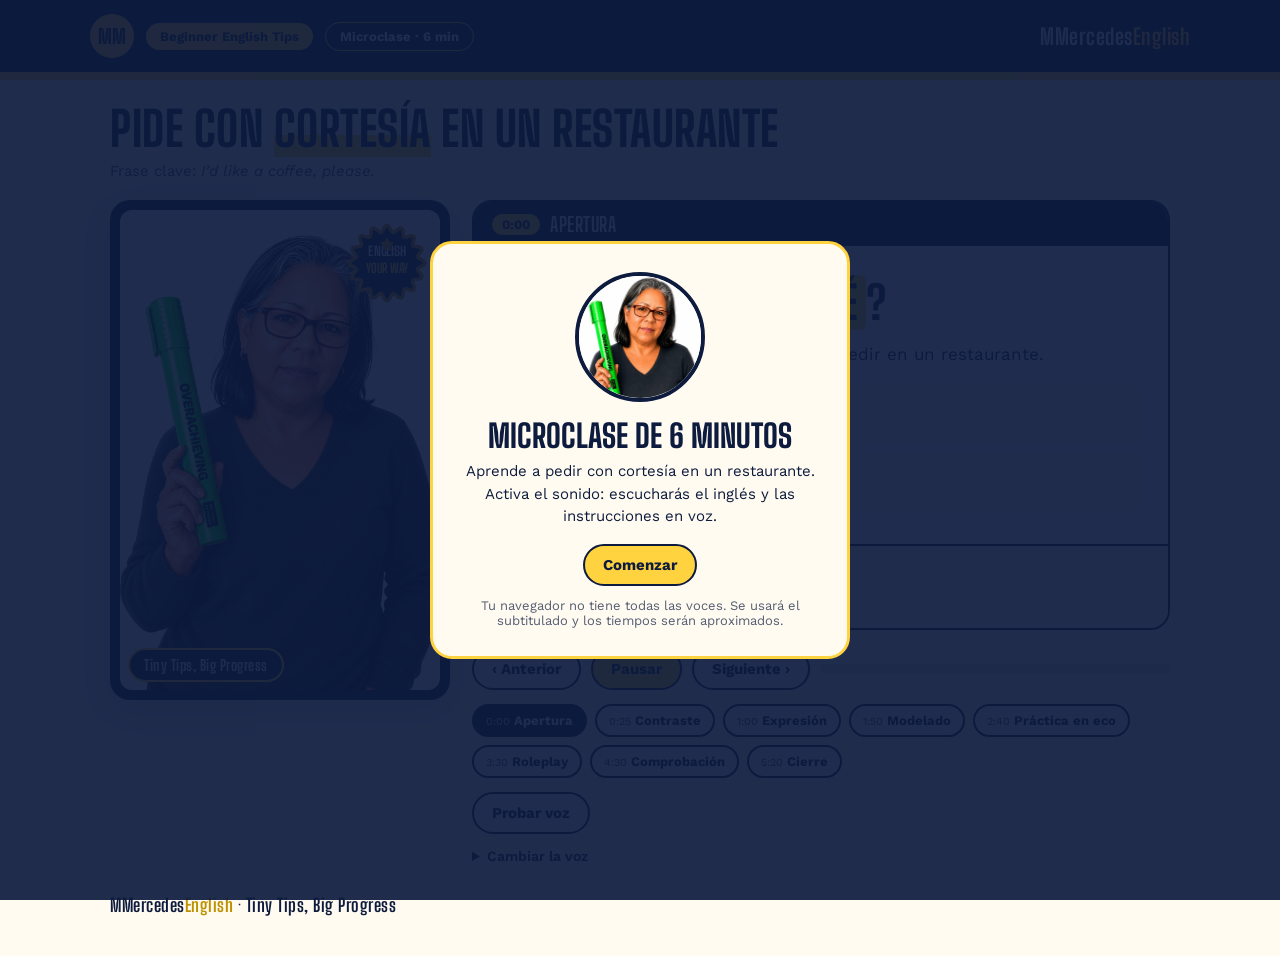
<file: microclase-id-like.html>
<!DOCTYPE html>
<html lang="es">
<head>
<meta charset="UTF-8">
<meta name="viewport" content="width=device-width, initial-scale=1.0">
<title>Microclase: I’d like, en lugar de I want | MMercedesEnglish</title>
<link rel="preconnect" href="https://fonts.googleapis.com">
<link rel="preconnect" href="https://fonts.gstatic.com" crossorigin>
<link href="https://fonts.googleapis.com/css2?family=Big+Shoulders+Display:wght@600;700;800&family=Lora:ital,wght@1,500;1,600&family=Work+Sans:wght@400;500;600;700&display=swap" rel="stylesheet">
<style>
  :root{
    --navy:#0D1B3E;
    --navy-2:#1B2F5E;
    --yellow:#FFD23F;
    --gold:#BE9100;
    --cream:#FFFBF0;
    --white:#FFFFFF;
  }
  *{box-sizing:border-box;margin:0;padding:0}
  body{
    font-family:'Work Sans',system-ui,sans-serif;
    background:var(--cream);
    color:var(--navy);
    min-height:100vh;
    display:flex;flex-direction:column;align-items:center;
    padding:0 0 40px;
  }
  .topbar{width:100%;background:var(--navy);border-bottom:8px solid var(--yellow);padding:14px 20px}
  .topbar-in{max-width:1100px;margin:0 auto;display:flex;align-items:center;gap:12px;flex-wrap:wrap}
  .mm{width:44px;height:44px;border-radius:50%;background:var(--yellow);color:var(--navy);
      display:grid;place-items:center;font:800 20px 'Big Shoulders Display',sans-serif;letter-spacing:.5px}
  .pill{background:var(--yellow);color:var(--navy);font-weight:700;font-size:13px;padding:6px 14px;border-radius:999px}
  .pill.alt{background:transparent;color:var(--white);border:1.5px solid var(--yellow)}
  .brand{margin-left:auto;font:700 22px 'Big Shoulders Display',sans-serif;color:var(--white);letter-spacing:.5px}
  .brand b{color:var(--yellow);font-weight:700}

  main{width:100%;max-width:1100px;padding:24px 20px 0}
  h1{font:800 clamp(30px,5vw,48px)/1.05 'Big Shoulders Display',sans-serif;text-transform:uppercase;letter-spacing:.5px}
  h1 span{background:linear-gradient(transparent 62%,var(--yellow) 62%)}
  .sub{margin-top:8px;font-size:15px;opacity:.8}

  .stage{margin-top:20px;display:grid;grid-template-columns:minmax(0,340px) minmax(0,1fr);gap:22px;align-items:start}
  @media(max-width:820px){.stage{grid-template-columns:1fr}.avatar-card{max-width:300px;margin:0 auto}}

  .avatar-card{background:var(--navy);border-radius:20px;padding:10px;position:relative;box-shadow:0 10px 30px rgba(13,27,62,.18)}
  .avatar-card img{display:block;width:100%;height:auto;aspect-ratio:1024/1536;border-radius:12px;object-fit:cover}
  .avatar-card .tag{position:absolute;left:18px;bottom:18px;background:var(--navy);color:var(--white);
      font:700 15px 'Big Shoulders Display',sans-serif;letter-spacing:.5px;padding:6px 14px;border-radius:999px;border:2px solid var(--yellow)}
  .avatar-card.talking img{animation:breathe 2.4s ease-in-out infinite}
  @keyframes breathe{50%{transform:scale(1.012)}}
  .seal{position:absolute;right:20px;top:20px;width:86px;height:86px}

  .screen{background:var(--white);border-radius:20px;border:2px solid var(--navy);min-height:430px;display:flex;flex-direction:column;overflow:hidden}
  .screen-head{background:var(--navy);color:var(--white);display:flex;align-items:center;gap:10px;padding:10px 18px}
  .screen-head .time{background:var(--yellow);color:var(--navy);font-weight:700;font-size:13px;padding:3px 10px;border-radius:999px}
  .screen-head .ttl{font:700 20px 'Big Shoulders Display',sans-serif;letter-spacing:.5px;text-transform:uppercase}
  .panel{flex:1;padding:22px;display:flex;flex-direction:column;gap:14px;justify-content:center}
  .caption{min-height:84px;background:var(--cream);border-top:2px solid var(--navy);padding:14px 20px;font-size:16px;line-height:1.45;display:flex;align-items:center}
  .caption.en{font:italic 600 21px/1.35 'Lora',serif;background:var(--yellow)}
  .caption.wait{background:var(--navy);color:var(--white)}

  .big{font:800 clamp(30px,4.6vw,46px)/1.05 'Big Shoulders Display',sans-serif;text-transform:uppercase}
  .big em{font-style:normal;background:var(--yellow);padding:0 8px;border-radius:6px}
  .lead{font-size:17px;line-height:1.5}
  .goals{display:grid;gap:10px;margin-top:4px}
  .goal{display:flex;gap:12px;align-items:center;background:var(--cream);border-left:6px solid var(--yellow);border-radius:10px;padding:12px 14px;font-weight:600}
  .goal i{font:800 22px 'Big Shoulders Display',sans-serif;background:var(--navy);color:var(--yellow);width:34px;height:34px;border-radius:50%;display:grid;place-items:center;font-style:normal;flex:none}

  .dlg{display:grid;gap:10px}
  .line{display:flex;gap:10px;align-items:flex-start;opacity:.18;transform:translateY(6px);transition:.35s}
  .line.show{opacity:1;transform:none}
  .line.on .bub{outline:3px solid var(--yellow)}
  .who{flex:none;width:34px;height:34px;border-radius:50%;background:var(--navy);color:var(--yellow);font:800 18px 'Big Shoulders Display',sans-serif;display:grid;place-items:center}
  .line.b .who{background:var(--yellow);color:var(--navy)}
  .bub{background:var(--cream);border:2px solid var(--navy);border-radius:4px 16px 16px 16px;padding:10px 14px;font:italic 600 19px/1.3 'Lora',serif}
  .line.b .bub{background:var(--white);border-radius:16px 4px 16px 16px}
  .blur{filter:blur(7px);transition:filter .5s}
  .blur.clear{filter:none}
  .hint{display:inline-block;background:var(--navy);color:var(--white);font-size:12px;font-weight:600;padding:3px 10px;border-radius:999px;margin-left:8px;font-family:'Work Sans',sans-serif;font-style:normal}

  .note{background:var(--cream);border:2px dashed var(--gold);border-radius:12px;padding:12px 14px;font-size:15px;line-height:1.45;opacity:0;transition:.4s}
  .note.show{opacity:1}
  .note b.tip{font:italic 700 15px 'Lora',serif;color:var(--gold)}

  .phrase{display:flex;flex-wrap:wrap;gap:8px}
  .seg{flex:1 1 150px;border:2px solid var(--navy);border-radius:14px;overflow:hidden;opacity:.35;transition:.3s}
  .seg.on{opacity:1;box-shadow:0 0 0 4px var(--yellow)}
  .seg .w{background:var(--navy);color:var(--white);font:italic 600 22px 'Lora',serif;padding:10px 14px}
  .seg .d{padding:8px 14px;font-size:14px;font-weight:500;background:var(--white)}
  .seg:nth-child(2) .w{background:var(--yellow);color:var(--navy)}
  .seg:nth-child(3) .w{background:var(--navy-2)}
  .trans{font-size:20px;font-weight:600;opacity:0;transition:.4s}
  .trans.show{opacity:1}
  .trans span{background:var(--yellow);padding:0 6px;border-radius:4px}

  .listen{display:flex;align-items:center;gap:12px;background:var(--navy);color:var(--white);border-radius:14px;padding:14px 16px}
  .wave{display:flex;gap:4px;align-items:center;height:30px}
  .wave i{display:block;width:5px;height:8px;border-radius:3px;background:var(--yellow)}
  .listening .wave i{animation:wv .8s ease-in-out infinite}
  .wave i:nth-child(2n){animation-delay:.15s}.wave i:nth-child(3n){animation-delay:.3s}
  @keyframes wv{50%{height:28px}}
  .secret{font:italic 600 20px 'Lora',serif;background:var(--cream);border:2px solid var(--navy);border-radius:12px;padding:12px 14px;opacity:0;transition:.4s}
  .secret.show{opacity:1}
  .q{font-weight:700;font-size:18px;opacity:0;transition:.4s}
  .q.show{opacity:1}

  .count{display:none;align-items:center;gap:14px;font-weight:700}
  .count.on{display:flex}
  .ring{width:54px;height:54px;border-radius:50%;background:conic-gradient(var(--yellow) var(--p,0%),#e8e2d0 0);display:grid;place-items:center;transition:--p 1s linear}
  .ring b{width:42px;height:42px;border-radius:50%;background:var(--white);display:grid;place-items:center;font:800 22px 'Big Shoulders Display',sans-serif}

  .steps2{display:grid;grid-template-columns:1fr 1fr;gap:10px}
  @media(max-width:520px){.steps2{grid-template-columns:1fr}}
  .st{background:var(--navy);color:var(--white);border-radius:14px;padding:14px}
  .st b{display:block;font:800 26px 'Big Shoulders Display',sans-serif;color:var(--yellow)}

  .controls{margin-top:18px;display:flex;align-items:center;gap:10px;flex-wrap:wrap}
  button{font:700 15px 'Work Sans',sans-serif;border:2px solid var(--navy);background:var(--white);color:var(--navy);border-radius:999px;padding:10px 18px;cursor:pointer}
  button:hover{background:var(--cream)}
  button.main{background:var(--yellow)}
  button.main:hover{background:#ffdb66}
  .bar{flex:1;min-width:160px;height:10px;background:#e8e2d0;border-radius:999px;overflow:hidden}
  .bar i{display:block;height:100%;width:0;background:var(--navy);transition:width .4s}
  .chips{margin-top:14px;display:flex;gap:8px;flex-wrap:wrap}
  .chip{font-size:13px;padding:7px 12px}
  .chip.cur{background:var(--navy);color:var(--white)}
  .chip small{opacity:.7;font-weight:500;margin-right:4px}

  .start{position:fixed;inset:0;background:rgba(13,27,62,.92);display:grid;place-items:center;z-index:10;padding:20px}
  .start.hide{display:none}
  .start-in{background:var(--cream);border-radius:22px;border:3px solid var(--yellow);padding:28px;max-width:420px;text-align:center}
  .start-in img{width:130px;height:130px;object-fit:cover;object-position:50% 14%;border-radius:50%;border:4px solid var(--navy);margin-bottom:14px}
  .start-in h2{font:800 32px/1 'Big Shoulders Display',sans-serif;text-transform:uppercase;margin-bottom:8px}
  .start-in p{font-size:15px;line-height:1.5;margin-bottom:16px}
  .nov{font-size:13px;margin-top:12px;opacity:.7}
  .voz{margin-top:14px;font-size:14px}.voz summary{cursor:pointer;font-weight:600}.voz label{display:block;margin-top:8px}.voz select{font:inherit;padding:6px 8px;border:2px solid var(--navy);border-radius:8px;background:var(--white);color:var(--navy);max-width:100%}
  .vbox{margin-top:14px;display:flex;gap:12px;align-items:center;flex-wrap:wrap}#vstatus{font-size:14px;flex:1;min-width:200px}#vstatus.warn{font-weight:700}
  footer{margin-top:30px;font:700 18px 'Big Shoulders Display',sans-serif;letter-spacing:.5px}
  footer b{color:var(--gold)}
  #rec{margin-top:26px;border:3px solid var(--yellow);border-radius:16px;background:var(--white);padding:16px 18px}
  #rec h2{font:800 26px 'Big Shoulders Display',sans-serif;text-transform:uppercase;margin-bottom:6px}
  #rec p{font-size:14px;line-height:1.5;margin-bottom:10px}
  #rec .rtop{display:flex;gap:10px;align-items:center;flex-wrap:wrap;margin:10px 0}
  #rec details{border-top:1px solid #e8e2d0;padding:8px 0}
  #rec summary{cursor:pointer;font-weight:700}
  .rrow{display:grid;grid-template-columns:1fr auto;gap:8px;align-items:center;padding:8px 0;border-bottom:1px dotted #d9d2bc}
  .rrow .rt{font-size:14px;line-height:1.4;min-width:0}
  .rrow .rt i{font-family:'Lora',serif}
  .rrow .rb{display:flex;gap:6px;align-items:center;flex-wrap:wrap;justify-content:flex-end}
  .rrow button{padding:6px 12px;font-size:13px}
  .rrow .ok{font-weight:700;font-size:13px}
  .rrow.rec{background:var(--yellow)}
</style>
</head>
<body>

<div class="start" id="start">
  <div class="start-in">
    <img src="microclase-id-like-avatar.webp" alt="Mercedes, profesora de MMercedesEnglish">
    <h2>Microclase de 6 minutos</h2>
    <p>Aprende a pedir con cortesía en un restaurante. Activa el sonido: escucharás el inglés y las instrucciones en voz.</p>
    <button class="main" id="go">Comenzar</button>
    <div class="nov" id="novoice"></div>
  </div>
</div>

<div class="topbar"><div class="topbar-in">
  <div class="mm">MM</div>
  <span class="pill">Beginner English Tips</span>
  <span class="pill alt">Microclase · 6 min</span>
  <div class="brand">MMercedes<b>English</b></div>
</div></div>

<main>
  <h1>Pide con <span>cortesía</span> en un restaurante</h1>
  <p class="sub">Frase clave: <i>I’d like a coffee, please.</i></p>

  <div class="stage">
    <div class="avatar-card" id="avatar">
      <svg class="seal" viewBox="0 0 100 100" aria-label="English Your Way">
        <path id="rosette" fill="#0D1B3E" stroke="#BE9100" stroke-width="4"/>
        <text x="50" y="42" text-anchor="middle" font-family="Big Shoulders Display,sans-serif" font-weight="700" font-size="15" textLength="44" lengthAdjust="spacingAndGlyphs" fill="#FFFFFF">ENGLISH</text>
        <text x="50" y="62" text-anchor="middle" font-family="Big Shoulders Display,sans-serif" font-weight="700" font-size="15" textLength="50" lengthAdjust="spacingAndGlyphs" fill="#FFD23F">YOUR WAY</text>
        <path d="M50 20l2.6 5.4 5.9.8-4.3 4.1 1 5.9L50 33.5l-5.2 2.7 1-5.9-4.3-4.1 5.9-.8z" fill="#BE9100"/>
      </svg>
      <img src="microclase-id-like-avatar.webp" alt="Mercedes saludando">
      <div class="tag">Tiny Tips, Big Progress</div>
    </div>

    <div>
      <div class="screen">
        <div class="screen-head"><span class="time" id="time"></span><span class="ttl" id="ttl"></span></div>
        <div class="panel" id="panel"></div>
        <div class="caption" id="cap"></div>
      </div>
      <div class="controls">
        <button id="prev" aria-label="Sección anterior">‹ Anterior</button>
        <button class="main" id="play">Pausar</button>
        <button id="next" aria-label="Sección siguiente">Siguiente ›</button>
        <div class="bar"><i id="bar"></i></div>
      </div>
      <div class="chips" id="chips"></div>
      <div class="vbox">
        <button id="vtest" type="button">Probar voz</button>
        <span id="vstatus" role="status"></span>
      </div>
      <details class="voz"><summary>Cambiar la voz</summary>
        <label>Español <select id="vses"></select></label>
        <label>Inglés <select id="vsen"></select></label>
      </details>
    </div>
  </div>
  <section id="rec" hidden>
    <h2>Modo grabación (solo docente)</h2>
    <p>Graba cada línea con tu voz. Habla con calma y deja un segundo de silencio antes y después. Las grabaciones quedan en este navegador y se usan aquí al reproducir la microclase. Al terminar, descarga el archivo .zip para publicarlas.</p>
    <div class="rtop">
      <strong id="rcount"></strong>
      <button id="rzip" class="main" type="button">Descargar grabaciones (.zip)</button>
      <button id="rclear" type="button">Borrar todas</button>
    </div>
    <div id="rlist"></div>
  </section>
  <footer>MMercedes<b>English</b> · Tiny Tips, Big Progress</footer>
</main>

<script>
// ---------- Sello festoneado ----------
(function(){
  const n=16,cx=50,cy=50,r=40,a=4;let d='';
  for(let i=0;i<=360;i+=3){
    const t=i*Math.PI/180,rr=r+a*Math.cos(n*t);
    d+=(i?'L':'M')+(cx+rr*Math.cos(t)).toFixed(2)+' '+(cy+rr*Math.sin(t)).toFixed(2);
  }
  document.getElementById('rosette').setAttribute('d',d+'Z');
})();

// ---------- Contenido ----------
const D = (cls,who,id,txt,extra='') =>
  `<div class="line ${cls}" id="${id}"><span class="who">${who}</span><div class="bub">${txt}${extra}</div></div>`;

const SCENES = [
 { time:'0:00', ttl:'Apertura',
   html:`<div class="big">¿Cómo pides un <em>café</em>?</div>
     <p class="lead">Hoy aprendes una forma más cortés de pedir en un restaurante.</p>
     <div class="goals">
       <div class="goal"><i>1</i>Pedir con un solo patrón: I’d like</div>
       <div class="goal"><i>2</i>Practicar con un mini roleplay</div>
     </div>
     <div class="count" id="cn"><div class="ring" id="rg"><b id="cs">3</b></div><span id="cl"></span></div>`,
   steps:[
    {es:'Hola. Imagina que estás en un restaurante en Estados Unidos y quieres pedir un café. ¿Cómo lo pedirías en inglés?'},
    {wait:3,label:'Piensa tu respuesta'},
    {es:'Es muy común pensar en'},
    {en:'I want a coffee.',voice:'A',rate:.85},
    {es:'Hoy aprendes una forma más cortés, con un solo patrón:'},
    {en:'I’d like.',voice:'A',rate:.85}
   ]},

 { time:'0:25', ttl:'Contraste',
   html:`<div class="phrase">
       <div class="seg" id="c1"><div class="w">I want a coffee.</div><div class="d">Directa. Se entiende, pero suena a orden.</div></div>
       <div class="seg" id="c2"><div class="w">I’d like a coffee.</div><div class="d">Cortés. Suena amable y natural.</div></div>
     </div>
     <p class="trans" id="tr0">En un restaurante, cambia <span>I want</span> por <span>I’d like</span>.</p>`,
   steps:[
    {es:'Escucha las dos formas.'},
    {on:'c1',en:'I want a coffee.',voice:'A',rate:.85},
    {es:'Se entiende, pero suena a orden.'},
    {on:'c2',en:'I’d like a coffee.',voice:'A',rate:.85},
    {es:'Suena amable y natural.'},
    {show:'tr0',es:'En un restaurante, cambia'},
    {en:'I want',voice:'A',rate:.85},
    {es:'por'},
    {en:'I’d like.',voice:'A',rate:.85}
   ]},

 { time:'1:00', ttl:'Expresión',
   html:`<div class="phrase">
       <div class="seg" id="s1"><div class="w">I’d like</div><div class="d">significa “me gustaría”</div></div>
       <div class="seg" id="s2"><div class="w">a coffee</div><div class="d">lo que pides</div></div>
       <div class="seg" id="s3"><div class="w">please.</div><div class="d">cierra con cortesía</div></div>
     </div>
     <p class="trans" id="tr">Significa: <span>Me gustaría un café, por favor.</span></p>
     <div class="note" id="n3"><b class="tip">Tip Mercedes:</b> I’d es la forma corta de I would. Suena como “ai-d”, la “ai” de “side” y sin la s: ai-d like, sin separar las dos palabras.</div>`,
   steps:[
    {es:'El patrón es “I’d like” más lo que quieres pedir. Di:'},
    {en:'I’d like a coffee, please.',voice:'A',rate:.85},
    {show:'tr',es:'Significa: “Me gustaría un café, por favor.”'},
    {on:'s1',en:'I’d like',voice:'A',rate:.85},
    {es:'significa “me gustaría”.'},
    {on:'s2',en:'A coffee',voice:'A',rate:.85},
    {es:'es lo que pides.'},
    {on:'s3',en:'Please',voice:'A',rate:.85},
    {es:'cierra con cortesía.'},
    {show:'n3',es:'“I’d” es la forma corta de “I would”. Suena como “ai-d”, la “ai” de “side” y sin la s, sin separar las dos palabras.'}
   ]},

 { time:'1:50', ttl:'Modelado',
   html:`<div class="dlg">
       ${D('','W','m1','Hi! What would you like?')}
       ${D('b','Y','m2','I’d like a coffee, please.')}
       ${D('','W','m3','Sure. Anything else?')}
       ${D('b','Y','m4','Yes, I’d like a sandwich, too.')}
       ${D('','W','m5','Of course.')}
     </div>
     <div class="note" id="n2"><b class="tip">Tip Mercedes:</b> W es el mesero y Y eres tú. El mesero pregunta con “would like” y tú respondes con “I’d like”.</div>`,
   steps:[
    {show:'m1',en:'Hi! What would you like?',voice:'B',on:'m1'},
    {show:'m2',en:'I’d like a coffee, please.',voice:'A',on:'m2'},
    {show:'m3',en:'Sure. Anything else?',voice:'B',on:'m3'},
    {show:'m4',en:'Yes, I’d like a sandwich, too.',voice:'A',on:'m4'},
    {show:'m5',en:'Of course.',voice:'B',on:'m5'},
    {show:'n2',es:'Fíjate: el mesero pregunta con “would like” y tú respondes con la misma estructura, “I’d like”.'}
   ]},

 { time:'2:40', ttl:'Práctica en eco',
   html:`<div class="listen" id="ls"><div class="wave"><i></i><i></i><i></i><i></i><i></i><i></i><i></i></div><span id="lt">Escucha y repite</span></div>
     <div class="dlg">
       ${D('b','1','e1','I’d like a coffee, please.')}
       ${D('b','2','e2','I’d like a tea, please.')}
       ${D('b','3','e3','I’d like a chicken sandwich, please.')}
     </div>
     <div class="count" id="cn"><div class="ring" id="rg"><b id="cs">4</b></div><span id="cl"></span></div>`,
   steps:[
    {es:'Ahora repite después de mí, en voz alta.'},
    {show:'e1',on:'e1',en:'I’d like a coffee, please.',voice:'A',listen:true},
    {wait:4,label:'Repite en voz alta'},
    {show:'e2',on:'e2',en:'I’d like a tea, please.',voice:'A',listen:true},
    {wait:4,label:'Repite en voz alta'},
    {show:'e3',on:'e3',en:'I’d like a chicken sandwich, please.',voice:'A',listen:true},
    {wait:4,label:'Repite en voz alta'},
    {es:'Muy bien. Cuida el sonido “ai-d like” y el “please” al final.'}
   ]},

 { time:'3:30', ttl:'Roleplay',
   html:`<div class="goals">
       <div class="goal"><i>•</i>a coffee</div>
       <div class="goal"><i>•</i>a salad</div>
       <div class="goal"><i>•</i>a pizza</div>
       <div class="goal"><i>•</i>an orange juice</div>
     </div>
     <div class="listen" id="ls"><div class="wave"><i></i><i></i><i></i><i></i><i></i><i></i><i></i></div><span id="lt">Tú eres el cliente</span></div>
     <div class="count" id="cn"><div class="ring" id="rg"><b id="cs">6</b></div><span id="cl"></span></div>
     <div class="secret" id="a1">I’d like a salad, please.</div>
     <div class="secret" id="a2">Yes, I’d like an orange juice, too.</div>`,
   steps:[
    {es:'Ahora tú eres el cliente. Elige algo del menú. Escucha al mesero.'},
    {en:'Hi! What would you like?',voice:'B',listen:true},
    {wait:6,label:'Pide algo del menú'},
    {show:'a1',es:'Así puede sonar:'},
    {en:'I’d like a salad, please.',voice:'A'},
    {en:'Sure. Anything else?',voice:'B',listen:true},
    {wait:6,label:'Pide algo más con “too”'},
    {show:'a2',es:'Por ejemplo:'},
    {en:'Yes, I’d like an orange juice, too.',voice:'A'},
    {es:'Puedes elegir otro plato; la estructura es la misma.'}
   ]},

 { time:'4:30', ttl:'Comprobación',
   html:`<div class="listen" id="ls"><div class="wave"><i></i><i></i><i></i><i></i><i></i><i></i><i></i></div><span id="lt">Último intento</span></div>
     <p class="q" id="q6">Hazla más cortés: I want a hamburger.</p>
     <div class="count" id="cn"><div class="ring" id="rg"><b id="cs">5</b></div><span id="cl"></span></div>
     <div class="secret" id="a6">I’d like a hamburger, please.</div>
     <p class="q" id="q7">Ahora responde al mesero.</p>
     <div class="secret" id="a7">Yes. I’d like a pizza, please.</div>`,
   steps:[
    {es:'Último intento. Primero, hazla más cortés:'},
    {show:'q6',en:'I want a hamburger.',voice:'A',listen:true},
    {wait:5,label:'Dila de forma más cortés'},
    {show:'a6',es:'Puedes decir:'},
    {en:'I’d like a hamburger, please.',voice:'A',rate:.85},
    {show:'q7',es:'Ahora escucha al mesero y responde pidiendo algo.'},
    {en:'Are you ready to order?',voice:'B',listen:true},
    {wait:5,label:'Responde en voz alta'},
    {show:'a7',es:'Una respuesta posible:'},
    {en:'Yes. I’d like a pizza, please.',voice:'A',rate:.85}
   ]},

 { time:'5:20', ttl:'Cierre',
   html:`<p class="lead">Hoy aprendiste a pedir con cortesía en un restaurante.</p>
     <div class="big"><em>I want</em> → <em>I’d like</em></div>
     <div class="big" style="font-size:clamp(24px,3.4vw,36px)">I’d like a coffee, please.</div>`,
   steps:[
    {es:'Hoy aprendiste a pedir con cortesía en un restaurante. Cambia'},
    {en:'I want',voice:'A',rate:.85},
    {es:'por'},
    {en:'I’d like.',voice:'A',rate:.85},
    {es:'Recuerda la frase completa:'},
    {en:'I’d like a coffee, please.',voice:'A',rate:.85},
    {es:'Hasta la próxima.'},
    {done:true}
   ]}
];

// ---------- Voz ----------
const synth = window.speechSynthesis;
const $ = id => document.getElementById(id);
let voices = {es:null,en:null};
const FEMALE=/sabina|helena|paulina|dalia|elvira|monica|m[oó]nica|paloma|lucia|luc[ií]a|marisol|camila|salome|salom[eé]|zira|aria|jenny|samantha|karen|ava|allison|susan|serena|moira|tessa|female|mujer|google espa|google us english|google uk english female/i;
const MALE=/raul|raúl|pablo|jorge|diego|carlos|juan|alvaro|álvaro|ricardo|david|mark|guy|alex|daniel|fred|ryan|george|james|male\b|hombre/i;
function score(v){
  let n=0;
  if(FEMALE.test(v.name)) n+=10;
  if(MALE.test(v.name)) n-=20;
  if(/natural|online|neural/i.test(v.name)) n+=3;
  if(v.localService) n+=8;
  return n;
}
function listFor(re,pref){
  const v = synth.getVoices().filter(x=>re.test(x.lang));
  return v.sort((a,b)=> (score(b)+(pref.includes(b.lang.replace('_','-').toLowerCase())?2:0)) - (score(a)+(pref.includes(a.lang.replace('_','-').toLowerCase())?2:0)));
}
function fillSelect(id,list,cur){
  const el=document.getElementById(id); if(!el) return;
  el.innerHTML=list.map((v,i)=>`<option value="${i}">${v.name} (${v.lang})</option>`).join('');
  const i=list.indexOf(cur); el.value = i<0?0:i;
}
function pickVoices(){
  if(!synth) return;
  const es=listFor(/^es/i,['es-us','es-mx','es-co']), en=listFor(/^en/i,['en-us']);
  if(!voices.es || !es.includes(voices.es)) voices.es = es[0]||null;
  if(!voices.en || !en.includes(voices.en)) voices.en = en[0]||null;
  fillSelect('vses',es,voices.es); fillSelect('vsen',en,voices.en);
  $('vses').onchange=()=>{ voices.es=es[+$('vses').value]; };
  $('vsen').onchange=()=>{ voices.en=en[+$('vsen').value]; };
  setStatus((voices.es||voices.en)?voiceInfo():'');
  const nv=document.getElementById('novoice');
  nv.textContent = (!voices.es || !voices.en) ? 'Tu navegador no tiene todas las voces. Se usará el subtitulado y los tiempos serán aproximados.' : '';
}
if(synth){ pickVoices(); synth.onvoiceschanged = pickVoices; }

let token = 0, idx = 0, playing = false;
const sleep = ms => new Promise(r=>setTimeout(r,ms));

function setStatus(t,warn){ const e=$('vstatus'); if(e){ e.textContent=t; e.className=warn?'warn':''; } }
function voiceInfo(){ return 'Voz en uso: '+(voices.es?voices.es.name:'ninguna para español')+' / '+(voices.en?voices.en.name:'ninguna para inglés')+'.'; }

// ---------- Voz de la docente (grabaciones) ----------
let curAudio=null, curFin=null, manifest={}, idbp=null;
function stopAll(){
  if(synth) synth.cancel();
  if(curAudio){ try{ curAudio.pause(); }catch(e){} }
  if(curFin){ const f=curFin; curFin=null; f(); }
}
function openDb(){
  if(idbp) return idbp;
  idbp=new Promise(res=>{
    try{
      const r=indexedDB.open('microclase-id-like-voz',1);
      r.onupgradeneeded=()=>r.result.createObjectStore('clips');
      r.onsuccess=()=>res(r.result); r.onerror=()=>res(null);
    }catch(e){ res(null); }
  });
  return idbp;
}
async function idbGet(key){
  const d=await openDb(); if(!d) return null;
  return new Promise(res=>{ try{ const q=d.transaction('clips').objectStore('clips').get(key); q.onsuccess=()=>res(q.result||null); q.onerror=()=>res(null); }catch(e){ res(null); } });
}
async function idbPut(key,blob){
  const d=await openDb(); if(!d) return;
  return new Promise(res=>{ try{ const t=d.transaction('clips','readwrite'); t.objectStore('clips').put(blob,key); t.oncomplete=()=>res(); t.onerror=()=>res(); t.onabort=()=>res(); }catch(e){ res(); } });
}
async function idbDel(key){
  const d=await openDb(); if(!d) return;
  return new Promise(res=>{ try{ const t=d.transaction('clips','readwrite'); t.objectStore('clips').delete(key); t.oncomplete=()=>res(); t.onerror=()=>res(); t.onabort=()=>res(); }catch(e){ res(); } });
}
async function idbAll(){
  const d=await openDb(); if(!d) return {};
  return new Promise(res=>{
    const out={};
    try{
      const q=d.transaction('clips').objectStore('clips').openCursor();
      q.onsuccess=()=>{ const c=q.result; if(c){ out[c.key]=c.value; c.continue(); } else res(out); };
      q.onerror=()=>res(out);
    }catch(e){ res(out); }
  });
}
try{ fetch('audio/id-like/manifest.json').then(r=>r.ok?r.json():{}).then(m=>{ manifest=m||{}; }).catch(()=>{}); }catch(e){}
async function clipFor(key){
  const b=await idbGet(key);
  if(b) return URL.createObjectURL(b);
  if(manifest[key]) return 'audio/id-like/'+manifest[key];
  return null;
}
function playClip(url,o){
  return new Promise(res=>{
    const a=new Audio(url); curAudio=a;
    a.volume = o.voice==='quiet' ? .3 : 1;
    if(o.voice==='quiet') a.playbackRate=1.3;
    const fin=()=>{ if(curAudio===a) curAudio=null; if(curFin===fin) curFin=null; res(); };
    curFin=fin; a.onended=fin; a.onerror=fin;
    a.onplaying=()=>setStatus('Escuchas la voz de la docente.');
    const p=a.play(); if(p&&p.catch) p.catch(fin);
  });
}


function speakOne(text, lang, o){
  return new Promise(res=>{
    const words = text.split(/\s+/).length;
    const est = Math.max(1200, words*(lang==='en'?520:430)) / (o.rate||1);
    if(!synth || !voices[lang]){
      setStatus('Este dispositivo no tiene voz en '+(lang==='es'?'español':'inglés')+'. Prueba en Chrome o Edge, o instala una voz en la configuración del sistema.',true);
      setTimeout(res, est); return;
    }
    const u = new SpeechSynthesisUtterance(text);
    try{ u.voice = voices[lang]; }catch(err){}
    u.lang = voices[lang].lang;
    u.rate = o.rate || (lang==='es' ? .95 : .9);
    u.pitch = o.voice==='B' ? 1.2 : 1;
    u.volume = o.voice==='quiet' ? .3 : 1;
    if(o.voice==='quiet') u.rate = 1.3;
    let done=false, started=false;
    const fin=()=>{ if(!done){done=true; clearTimeout(t); clearTimeout(w); res();} };
    const t = setTimeout(fin, est*2.5+2000);
    const w = setTimeout(()=>{ if(!started && !o.retried){ const alt=listFor(new RegExp('^'+lang,'i'),[]).find(x=>x!==voices[lang]&&x.localService); if(alt){ done=true; clearTimeout(t); synth.cancel(); voices[lang]=alt; setStatus('Cambié a la voz '+alt.name+' porque la anterior no sonaba.',true); speakOne(text,lang,Object.assign({},o,{retried:true})).then(res); return; } } if(!started) setStatus('No se detecta audio. Sube el volumen, revisa que la pestaña no esté silenciada y prueba otra voz en «Cambiar la voz».',true); }, 3500);
    u.onstart = ()=>{ started=true; setStatus(voiceInfo()); };
    u.onend = fin; u.onerror = fin;
    synth.speak(u);
  });
}

async function speak(text, lang, o={}){
  if(o.key){ const url=await clipFor(o.key); if(url){ await playClip(url,o); return; } }
  const parts = text.split(/(?<=[.!?:])\s+/).filter(Boolean);
  for(const part of parts) await speakOne(part, lang, o);
}

$('vtest').onclick = async ()=>{
  stopAll();
  setStatus('Probando la voz…');
  await speak('Hola, esta es la voz en español.','es');
  await speak('Hello, this is the English voice.','en');
};

function caption(text, kind){
  const c=$('cap'); c.className='caption'+(kind?' '+kind:''); c.textContent=text;
}

async function countdown(sec, label, my){
  const cn=$('cn'), lt=$('lt');
  caption(label+'…','wait');
  if(lt && !$('cn')) lt.textContent=label;
  for(let s=sec; s>0; s--){
    if(my!==token) return;
    if(cn){ cn.classList.add('on'); $('cs').textContent=s; $('rg').style.setProperty('--p',((sec-s)/sec*100)+'%'); $('cl').textContent=label; }
    await sleep(1000);
  }
  if(cn){ cn.classList.remove('on'); }
}

function setLine(id){
  document.querySelectorAll('.line.on,.seg.on').forEach(e=>e.classList.remove('on'));
  if(id && $(id)) $(id).classList.add('on');
}

async function run(i){
  const my = ++token;
  idx = i;
  stopAll();
  const sc = SCENES[i];
  $('time').textContent = sc.time; $('ttl').textContent = sc.ttl;
  $('panel').innerHTML = sc.html;
  $('bar').style.width = (i/SCENES.length*100)+'%';
  document.querySelectorAll('.chip').forEach((c,k)=>c.classList.toggle('cur',k===i));
  caption('');
  await sleep(300);
  for(const [j,st] of sc.steps.entries()){
    if(my!==token) return;
    if(st.show && $(st.show)) $(st.show).classList.add('show');
    if(st.on) setLine(st.on);
    if(st.clear && $(st.clear)) $(st.clear).classList.add('clear');
    const ls=$('ls'); if(ls) ls.classList.toggle('listening', !!st.listen);
    if(st.es){
      caption(st.es); $('avatar').classList.add('talking');
      await speak(st.es,'es',{...st,key:i+'-'+j+'-es'});
      $('avatar').classList.remove('talking');
    }
    if(my!==token) return;
    if(st.en){
      caption(st.en,'en');
      if(st.voice!=='quiet') $('avatar').classList.add('talking');
      await speak(st.en,'en',{...st,key:i+'-'+j+'-en'});
      $('avatar').classList.remove('talking');
      await sleep(350);
    }
    if(my!==token) return;
    if(ls && !st.listen) ls.classList.remove('listening');
    if(st.wait){ await countdown(st.wait, st.label, my); }
    if(st.done){ $('bar').style.width='100%'; caption('Microclase completa. Repítela cuando quieras.'); $('play').textContent='Repetir'; playing=false; return; }
    await sleep(250);
  }
  if(my!==token) return;
  setLine(null);
  if(playing && i < SCENES.length-1){ await sleep(500); if(my===token) run(i+1); }
}

// ---------- Controles ----------
SCENES.forEach((s,k)=>{
  const b=document.createElement('button'); b.className='chip'; b.innerHTML=`<small>${s.time}</small>${s.ttl}`;
  b.onclick=()=>{ playing=true; $('play').textContent='Pausar'; run(k); };
  $('chips').appendChild(b);
});
$('go').onclick=()=>{ $('start').classList.add('hide'); playing=true; run(0); };
$('play').onclick=()=>{
  if(playing){ playing=false; token++; stopAll(); $('avatar').classList.remove('talking'); $('play').textContent='Continuar'; }
  else { const again=$('play').textContent==='Repetir'; playing=true; $('play').textContent='Pausar'; run(again?0:idx); }
};
$('prev').onclick=()=>{ playing=true; $('play').textContent='Pausar'; run(Math.max(0,idx-1)); };
$('next').onclick=()=>{ playing=true; $('play').textContent='Pausar'; run(Math.min(SCENES.length-1,idx+1)); };

// Vista previa inicial (sin audio)
$('time').textContent=SCENES[0].time; $('ttl').textContent=SCENES[0].ttl; $('panel').innerHTML=SCENES[0].html;
document.querySelectorAll('.chip')[0].classList.add('cur');
// ---------- Modo grabación (#grabar) ----------
const CRC=(()=>{const t=new Uint32Array(256);for(let n=0;n<256;n++){let c=n;for(let k=0;k<8;k++)c=c&1?0xEDB88320^(c>>>1):c>>>1;t[n]=c>>>0;}return t;})();
function crc32(u8){let c=0xFFFFFFFF;for(let i=0;i<u8.length;i++)c=CRC[(c^u8[i])&255]^(c>>>8);return (c^0xFFFFFFFF)>>>0;}
function makeZip(files){
  const enc=new TextEncoder(), parts=[], central=[]; let offset=0;
  const u16=n=>[n&255,(n>>8)&255], u32=n=>[n&255,(n>>8)&255,(n>>16)&255,(n>>>24)&255];
  for(const f of files){
    const name=enc.encode(f.name), crc=crc32(f.data), size=f.data.length;
    const head=new Uint8Array([...u32(0x04034b50),...u16(20),...u16(0x0800),...u16(0),...u16(0),...u16(0x21),...u32(crc),...u32(size),...u32(size),...u16(name.length),...u16(0)]);
    parts.push(head,name,f.data); central.push({name,crc,size,offset}); offset+=head.length+name.length+size;
  }
  let csize=0; const cparts=[];
  for(const c of central){
    const h=new Uint8Array([...u32(0x02014b50),...u16(20),...u16(20),...u16(0x0800),...u16(0),...u16(0),...u16(0x21),...u32(c.crc),...u32(c.size),...u32(c.size),...u16(c.name.length),...u16(0),...u16(0),...u16(0),...u16(0),...u32(0),...u32(c.offset)]);
    cparts.push(h,c.name); csize+=h.length+c.name.length;
  }
  const end=new Uint8Array([...u32(0x06054b50),...u16(0),...u16(0),...u16(central.length),...u16(central.length),...u32(csize),...u32(offset),...u16(0)]);
  return new Blob([...parts,...cparts,end],{type:'application/zip'});
}
function allLines(){
  const L=[];
  SCENES.forEach((sc,i)=>sc.steps.forEach((st,j)=>{
    if(st.es) L.push({key:i+'-'+j+'-es',lang:'es',text:st.es,scene:sc.time+' '+sc.ttl});
    if(st.en) L.push({key:i+'-'+j+'-en',lang:'en',text:st.en,scene:sc.time+' '+sc.ttl});
  }));
  return L;
}
function extOf(type){ return /mp4/.test(type)?'m4a':/ogg/.test(type)?'ogg':/wav/.test(type)?'wav':'webm'; }
async function setupRecorder(){
  const box=$('rec'); box.hidden=false; $('start').classList.add('hide'); box.scrollIntoView();
  const lines=allLines(), have=await idbAll();
  let stream=null, mr=null, chunks=[], recKey=null, audio=null;
  const list=$('rlist');
  const count=()=>{ $('rcount').textContent=Object.keys(have).filter(k=>lines.some(l=>l.key===k)).length+' de '+lines.length+' líneas grabadas'; };
  let lastScene=null, det=null;
  lines.forEach(l=>{
    if(l.scene!==lastScene){ det=document.createElement('details'); const sm=document.createElement('summary'); sm.textContent=l.scene; det.appendChild(sm); list.appendChild(det); lastScene=l.scene; }
    const row=document.createElement('div'); row.className='rrow';
    const t=document.createElement('div'); t.className='rt'; t.innerHTML=(l.lang==='en'?'<b>EN</b> ':'<b>ES</b> ')+'<i></i>'; t.querySelector('i').textContent=l.text;
    const b=document.createElement('div'); b.className='rb';
    const st=document.createElement('span'); st.className='ok';
    const bRec=document.createElement('button'); bRec.type='button';
    const bPlay=document.createElement('button'); bPlay.type='button'; bPlay.textContent='Escuchar';
    const bDel=document.createElement('button'); bDel.type='button'; bDel.textContent='Borrar';
    const paint=()=>{ const ok=!!have[l.key]; st.textContent=ok?'✓ grabada':''; bRec.textContent=recKey===l.key?'Detener':(ok?'Regrabar':'Grabar'); bPlay.disabled=!ok; bDel.disabled=!ok; row.classList.toggle('rec',recKey===l.key); };
    bRec.onclick=async()=>{
      if(recKey===l.key){ mr.stop(); return; }
      if(recKey){ return; }
      try{ stream=stream||await navigator.mediaDevices.getUserMedia({audio:true}); }catch(e){ alert('No se pudo usar el micrófono. Permite el acceso y vuelve a intentar.'); return; }
      const mime=['audio/webm;codecs=opus','audio/mp4'].find(m=>window.MediaRecorder&&MediaRecorder.isTypeSupported(m));
      mr=new MediaRecorder(stream, mime?{mimeType:mime}:{}); chunks=[]; recKey=l.key;
      mr.ondataavailable=e=>{ if(e.data&&e.data.size) chunks.push(e.data); };
      mr.onstop=async()=>{ const blob=new Blob(chunks,{type:mr.mimeType||'audio/webm'}); recKey=null; have[l.key]=blob; paint(); count(); try{ await idbPut(l.key,blob); }catch(e){} };
      mr.start(); paint();
    };
    bPlay.onclick=()=>{ if(audio){ audio.pause(); } audio=new Audio(URL.createObjectURL(have[l.key])); audio.play(); };
    bDel.onclick=async()=>{ delete have[l.key]; paint(); count(); try{ await idbDel(l.key); }catch(e){} };
    b.append(st,bRec,bPlay,bDel); row.append(t,b); det.appendChild(row); paint();
  });
  count();
  $('rzip').onclick=async()=>{
    const keys=Object.keys(have); if(!keys.length){ alert('Aún no hay grabaciones.'); return; }
    const files=[], man={};
    for(const k of keys){ const name=k+'.'+extOf(have[k].type); man[k]=name; files.push({name,data:new Uint8Array(await have[k].arrayBuffer())}); }
    files.push({name:'manifest.json',data:new TextEncoder().encode(JSON.stringify(man,null,1))});
    const url=URL.createObjectURL(makeZip(files)); const a=document.createElement('a'); a.href=url; a.download='voz-id-like.zip'; document.body.appendChild(a); a.click(); a.remove();
  };
  $('rclear').onclick=async()=>{ if(!confirm('¿Borrar todas las grabaciones de este navegador?')) return; for(const k of Object.keys(have)){ await idbDel(k); delete have[k]; } list.innerHTML=''; location.reload(); };
}
if(location.hash.toLowerCase()==='#grabar'){ setupRecorder(); }
</script>
</body>
</html>
</file>
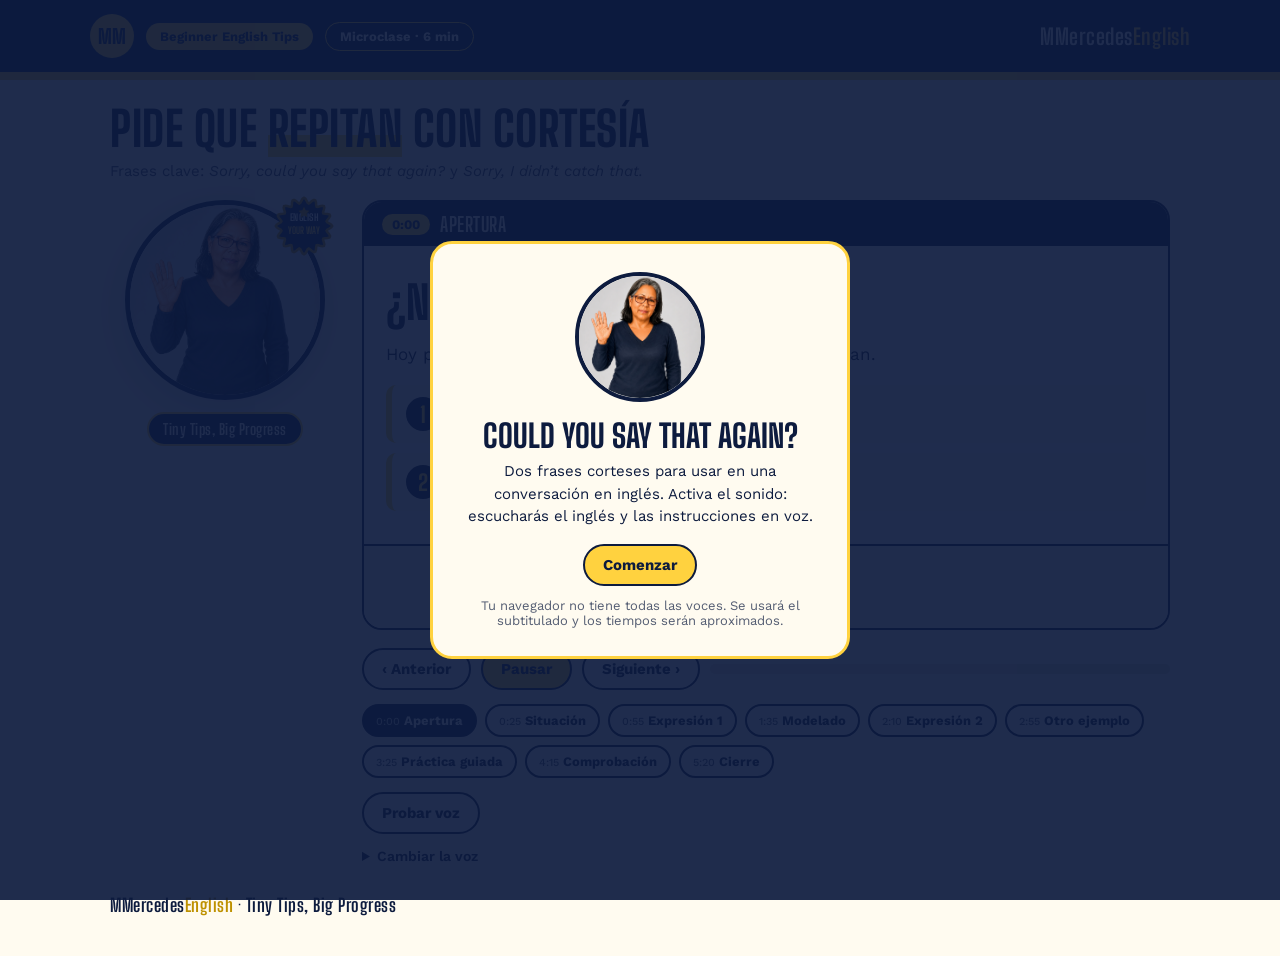
<file: microclase-pedir-repetir.html>
<!DOCTYPE html>
<html lang="es">
<head>
<meta charset="UTF-8">
<meta name="viewport" content="width=device-width, initial-scale=1.0">
<title>Microclase: Sorry, could you say that again? | MMercedesEnglish</title>
<link rel="preconnect" href="https://fonts.googleapis.com">
<link rel="preconnect" href="https://fonts.gstatic.com" crossorigin>
<link href="https://fonts.googleapis.com/css2?family=Big+Shoulders+Display:wght@600;700;800&family=Lora:ital,wght@1,500;1,600&family=Work+Sans:wght@400;500;600;700&display=swap" rel="stylesheet">
<style>
  :root{
    --navy:#0D1B3E;
    --navy-2:#1B2F5E;
    --yellow:#FFD23F;
    --gold:#BE9100;
    --cream:#FFFBF0;
    --white:#FFFFFF;
  }
  *{box-sizing:border-box;margin:0;padding:0}
  body{
    font-family:'Work Sans',system-ui,sans-serif;
    background:var(--cream);
    color:var(--navy);
    min-height:100vh;
    display:flex;flex-direction:column;align-items:center;
    padding:0 0 40px;
  }
  .topbar{width:100%;background:var(--navy);border-bottom:8px solid var(--yellow);padding:14px 20px}
  .topbar-in{max-width:1100px;margin:0 auto;display:flex;align-items:center;gap:12px;flex-wrap:wrap}
  .mm{width:44px;height:44px;border-radius:50%;background:var(--yellow);color:var(--navy);
      display:grid;place-items:center;font:800 20px 'Big Shoulders Display',sans-serif;letter-spacing:.5px}
  .pill{background:var(--yellow);color:var(--navy);font-weight:700;font-size:13px;padding:6px 14px;border-radius:999px}
  .pill.alt{background:transparent;color:var(--white);border:1.5px solid var(--yellow)}
  .brand{margin-left:auto;font:700 22px 'Big Shoulders Display',sans-serif;color:var(--white);letter-spacing:.5px}
  .brand b{color:var(--yellow);font-weight:700}

  main{width:100%;max-width:1100px;padding:24px 20px 0}
  h1{font:800 clamp(30px,5vw,48px)/1.05 'Big Shoulders Display',sans-serif;text-transform:uppercase;letter-spacing:.5px}
  h1 span{background:linear-gradient(transparent 62%,var(--yellow) 62%)}
  .sub{margin-top:8px;font-size:15px;opacity:.8}

  .stage{margin-top:20px;display:grid;grid-template-columns:minmax(0,230px) minmax(0,1fr);gap:22px;align-items:start}
  @media(max-width:820px){.stage{grid-template-columns:1fr}.avatar-card img{width:150px;height:150px}.seal{width:56px;height:56px;right:calc(50% - 112px)}}

  .avatar-card{background:transparent;padding:0;position:relative;display:flex;flex-direction:column;align-items:center;gap:12px}
  .avatar-card img{display:block;width:200px;height:200px;aspect-ratio:1;border-radius:50%;object-fit:cover;object-position:50% 14%;border:5px solid var(--navy);background:var(--white);box-shadow:0 10px 30px rgba(13,27,62,.18)}
  .avatar-card .tag{position:static;text-align:center;background:var(--navy);color:var(--white);
      font:700 15px 'Big Shoulders Display',sans-serif;letter-spacing:.5px;padding:6px 14px;border-radius:999px;border:2px solid var(--yellow)}
  .avatar-card.talking img{animation:breathe 2.4s ease-in-out infinite}
  @keyframes breathe{50%{transform:scale(1.012)}}
  .seal{position:absolute;right:4px;top:-6px;width:64px;height:64px}

  .screen{background:var(--white);border-radius:20px;border:2px solid var(--navy);min-height:430px;display:flex;flex-direction:column;overflow:hidden}
  .screen-head{background:var(--navy);color:var(--white);display:flex;align-items:center;gap:10px;padding:10px 18px}
  .screen-head .time{background:var(--yellow);color:var(--navy);font-weight:700;font-size:13px;padding:3px 10px;border-radius:999px}
  .screen-head .ttl{font:700 20px 'Big Shoulders Display',sans-serif;letter-spacing:.5px;text-transform:uppercase}
  .panel{flex:1;padding:22px;display:flex;flex-direction:column;gap:14px;justify-content:center}
  .caption{min-height:84px;background:var(--cream);border-top:2px solid var(--navy);padding:14px 20px;font-size:16px;line-height:1.45;display:flex;align-items:center}
  .caption.en{font:italic 600 21px/1.35 'Lora',serif;background:var(--yellow)}
  .caption.wait{background:var(--navy);color:var(--white)}

  .big{font:800 clamp(30px,4.6vw,46px)/1.05 'Big Shoulders Display',sans-serif;text-transform:uppercase}
  .big em{font-style:normal;background:var(--yellow);padding:0 8px;border-radius:6px}
  .lead{font-size:17px;line-height:1.5}
  .goals{display:grid;gap:10px;margin-top:4px}
  .goal{display:flex;gap:12px;align-items:center;background:var(--cream);border-left:6px solid var(--yellow);border-radius:10px;padding:12px 14px;font-weight:600}
  .goal i{font:800 22px 'Big Shoulders Display',sans-serif;background:var(--navy);color:var(--yellow);width:34px;height:34px;border-radius:50%;display:grid;place-items:center;font-style:normal;flex:none}

  .dlg{display:grid;gap:10px}
  .line{display:flex;gap:10px;align-items:flex-start;opacity:.18;transform:translateY(6px);transition:.35s}
  .line.show{opacity:1;transform:none}
  .line.on .bub{outline:3px solid var(--yellow)}
  .who{flex:none;width:34px;height:34px;border-radius:50%;background:var(--navy);color:var(--yellow);font:800 18px 'Big Shoulders Display',sans-serif;display:grid;place-items:center}
  .line.b .who{background:var(--yellow);color:var(--navy)}
  .bub{background:var(--cream);border:2px solid var(--navy);border-radius:4px 16px 16px 16px;padding:10px 14px;font:italic 600 19px/1.3 'Lora',serif}
  .line.b .bub{background:var(--white);border-radius:16px 4px 16px 16px}
  .blur{filter:blur(7px);transition:filter .5s}
  .blur.clear{filter:none}
  .hint{display:inline-block;background:var(--navy);color:var(--white);font-size:12px;font-weight:600;padding:3px 10px;border-radius:999px;margin-left:8px;font-family:'Work Sans',sans-serif;font-style:normal}

  .note{background:var(--cream);border:2px dashed var(--gold);border-radius:12px;padding:12px 14px;font-size:15px;line-height:1.45;opacity:0;transition:.4s}
  .note.show{opacity:1}
  .note b.tip{font:italic 700 15px 'Lora',serif;color:var(--gold)}

  .phrase{display:flex;flex-wrap:wrap;gap:8px}
  .seg{flex:1 1 150px;border:2px solid var(--navy);border-radius:14px;overflow:hidden;opacity:.35;transition:.3s}
  .seg.on{opacity:1;box-shadow:0 0 0 4px var(--yellow)}
  .seg .w{background:var(--navy);color:var(--white);font:italic 600 22px 'Lora',serif;padding:10px 14px}
  .seg .d{padding:8px 14px;font-size:14px;font-weight:500;background:var(--white)}
  .seg:nth-child(2) .w{background:var(--yellow);color:var(--navy)}
  .seg:nth-child(3) .w{background:var(--navy-2)}
  .trans{font-size:20px;font-weight:600;opacity:0;transition:.4s}
  .trans.show{opacity:1}
  .trans span{background:var(--yellow);padding:0 6px;border-radius:4px}

  .listen{display:flex;align-items:center;gap:12px;background:var(--navy);color:var(--white);border-radius:14px;padding:14px 16px}
  .wave{display:flex;gap:4px;align-items:center;height:30px}
  .wave i{display:block;width:5px;height:8px;border-radius:3px;background:var(--yellow)}
  .listening .wave i{animation:wv .8s ease-in-out infinite}
  .wave i:nth-child(2n){animation-delay:.15s}.wave i:nth-child(3n){animation-delay:.3s}
  @keyframes wv{50%{height:28px}}
  .secret{font:italic 600 20px 'Lora',serif;background:var(--cream);border:2px solid var(--navy);border-radius:12px;padding:12px 14px;opacity:0;transition:.4s}
  .secret.show{opacity:1}
  .q{font-weight:700;font-size:18px;opacity:0;transition:.4s}
  .q.show{opacity:1}

  .count{display:none;align-items:center;gap:14px;font-weight:700}
  .count.on{display:flex}
  .ring{width:54px;height:54px;border-radius:50%;background:conic-gradient(var(--yellow) var(--p,0%),#e8e2d0 0);display:grid;place-items:center;transition:--p 1s linear}
  .ring b{width:42px;height:42px;border-radius:50%;background:var(--white);display:grid;place-items:center;font:800 22px 'Big Shoulders Display',sans-serif}

  .steps2{display:grid;grid-template-columns:1fr 1fr;gap:10px}
  @media(max-width:520px){.steps2{grid-template-columns:1fr}}
  .st{background:var(--navy);color:var(--white);border-radius:14px;padding:14px}
  .st b{display:block;font:800 26px 'Big Shoulders Display',sans-serif;color:var(--yellow)}

  .controls{margin-top:18px;display:flex;align-items:center;gap:10px;flex-wrap:wrap}
  button{font:700 15px 'Work Sans',sans-serif;border:2px solid var(--navy);background:var(--white);color:var(--navy);border-radius:999px;padding:10px 18px;cursor:pointer}
  button:hover{background:var(--cream)}
  button.main{background:var(--yellow)}
  button.main:hover{background:#ffdb66}
  .bar{flex:1;min-width:160px;height:10px;background:#e8e2d0;border-radius:999px;overflow:hidden}
  .bar i{display:block;height:100%;width:0;background:var(--navy);transition:width .4s}
  .chips{margin-top:14px;display:flex;gap:8px;flex-wrap:wrap}
  .chip{font-size:13px;padding:7px 12px}
  .chip.cur{background:var(--navy);color:var(--white)}
  .chip small{opacity:.7;font-weight:500;margin-right:4px}

  .start{position:fixed;inset:0;background:rgba(13,27,62,.92);display:grid;place-items:center;z-index:10;padding:20px}
  .start.hide{display:none}
  .start-in{background:var(--cream);border-radius:22px;border:3px solid var(--yellow);padding:28px;max-width:420px;text-align:center}
  .start-in img{width:130px;height:130px;object-fit:cover;object-position:50% 14%;border-radius:50%;border:4px solid var(--navy);margin-bottom:14px}
  .start-in h2{font:800 32px/1 'Big Shoulders Display',sans-serif;text-transform:uppercase;margin-bottom:8px}
  .start-in p{font-size:15px;line-height:1.5;margin-bottom:16px}
  .nov{font-size:13px;margin-top:12px;opacity:.7}
  .voz{margin-top:14px;font-size:14px}.voz summary{cursor:pointer;font-weight:600}.voz label{display:block;margin-top:8px}.voz select{font:inherit;padding:6px 8px;border:2px solid var(--navy);border-radius:8px;background:var(--white);color:var(--navy);max-width:100%}
  .vbox{margin-top:14px;display:flex;gap:12px;align-items:center;flex-wrap:wrap}#vstatus{font-size:14px;flex:1;min-width:200px}#vstatus.warn{font-weight:700}
  footer{margin-top:30px;font:700 18px 'Big Shoulders Display',sans-serif;letter-spacing:.5px}
  footer b{color:var(--gold)}
  #rec{margin-top:26px;border:3px solid var(--yellow);border-radius:16px;background:var(--white);padding:16px 18px}
  #rec h2{font:800 26px 'Big Shoulders Display',sans-serif;text-transform:uppercase;margin-bottom:6px}
  #rec p{font-size:14px;line-height:1.5;margin-bottom:10px}
  #rec .rtop{display:flex;gap:10px;align-items:center;flex-wrap:wrap;margin:10px 0}
  #rec details{border-top:1px solid #e8e2d0;padding:8px 0}
  #rec summary{cursor:pointer;font-weight:700}
  .rrow{display:grid;grid-template-columns:1fr auto;gap:8px;align-items:center;padding:8px 0;border-bottom:1px dotted #d9d2bc}
  .rrow .rt{font-size:14px;line-height:1.4;min-width:0}
  .rrow .rt i{font-family:'Lora',serif}
  .rrow .rb{display:flex;gap:6px;align-items:center;flex-wrap:wrap;justify-content:flex-end}
  .rrow button{padding:6px 12px;font-size:13px}
  .rrow .ok{font-weight:700;font-size:13px}
  .rrow.rec{background:var(--yellow)}
</style>
</head>
<body>

<div class="start" id="start">
  <div class="start-in">
    <img src="microclase-avatar.webp" alt="Mercedes, profesora de MMercedesEnglish">
    <h2>Could you say that again?</h2>
    <p>Dos frases corteses para usar en una conversación en inglés. Activa el sonido: escucharás el inglés y las instrucciones en voz.</p>
    <button class="main" id="go">Comenzar</button>
    <div class="nov" id="novoice"></div>
  </div>
</div>

<div class="topbar"><div class="topbar-in">
  <div class="mm">MM</div>
  <span class="pill">Beginner English Tips</span>
  <span class="pill alt">Microclase · 6 min</span>
  <div class="brand">MMercedes<b>English</b></div>
</div></div>

<main>
  <h1>Pide que <span>repitan</span> con cortesía</h1>
  <p class="sub">Frases clave: <i>Sorry, could you say that again?</i> y <i>Sorry, I didn’t catch that.</i></p>

  <div class="stage">
    <div class="avatar-card" id="avatar">
      <svg class="seal" viewBox="0 0 100 100" aria-label="English Your Way">
        <path id="rosette" fill="#0D1B3E" stroke="#BE9100" stroke-width="4"/>
        <text x="50" y="42" text-anchor="middle" font-family="Big Shoulders Display,sans-serif" font-weight="700" font-size="15" textLength="44" lengthAdjust="spacingAndGlyphs" fill="#FFFFFF">ENGLISH</text>
        <text x="50" y="62" text-anchor="middle" font-family="Big Shoulders Display,sans-serif" font-weight="700" font-size="15" textLength="50" lengthAdjust="spacingAndGlyphs" fill="#FFD23F">YOUR WAY</text>
        <path d="M50 20l2.6 5.4 5.9.8-4.3 4.1 1 5.9L50 33.5l-5.2 2.7 1-5.9-4.3-4.1 5.9-.8z" fill="#BE9100"/>
      </svg>
      <img src="microclase-avatar.webp" alt="Mercedes saludando">
      <div class="tag">Tiny Tips, Big Progress</div>
    </div>

    <div>
      <div class="screen">
        <div class="screen-head"><span class="time" id="time"></span><span class="ttl" id="ttl"></span></div>
        <div class="panel" id="panel"></div>
        <div class="caption" id="cap"></div>
      </div>
      <div class="controls">
        <button id="prev" aria-label="Sección anterior">‹ Anterior</button>
        <button class="main" id="play">Pausar</button>
        <button id="next" aria-label="Sección siguiente">Siguiente ›</button>
        <div class="bar"><i id="bar"></i></div>
      </div>
      <div class="chips" id="chips"></div>
      <div class="vbox">
        <button id="vtest" type="button">Probar voz</button>
        <span id="vstatus" role="status"></span>
      </div>
      <details class="voz"><summary>Cambiar la voz</summary>
        <label>Español <select id="vses"></select></label>
        <label>Inglés <select id="vsen"></select></label>
      </details>
    </div>
  </div>
  <section id="rec" hidden>
    <h2>Modo grabación (solo docente)</h2>
    <p>Graba cada línea con tu voz. Habla con calma y deja un segundo de silencio antes y después. Las grabaciones quedan en este navegador y se usan aquí al reproducir la microclase. Al terminar, descarga el archivo .zip para publicarlas.</p>
    <div class="rtop">
      <strong id="rcount"></strong>
      <button id="rzip" class="main" type="button">Descargar grabaciones (.zip)</button>
      <button id="rclear" type="button">Borrar todas</button>
    </div>
    <div id="rlist"></div>
  </section>
  <footer>MMercedes<b>English</b> · Tiny Tips, Big Progress</footer>
</main>

<script>
// ---------- Sello festoneado ----------
(function(){
  const n=16,cx=50,cy=50,r=40,a=4;let d='';
  for(let i=0;i<=360;i+=3){
    const t=i*Math.PI/180,rr=r+a*Math.cos(n*t);
    d+=(i?'L':'M')+(cx+rr*Math.cos(t)).toFixed(2)+' '+(cy+rr*Math.sin(t)).toFixed(2);
  }
  document.getElementById('rosette').setAttribute('d',d+'Z');
})();

// ---------- Contenido ----------
const D = (cls,who,id,txt,extra='') =>
  `<div class="line ${cls}" id="${id}"><span class="who">${who}</span><div class="bub">${txt}${extra}</div></div>`;

const SCENES = [
 { time:'0:00', ttl:'Apertura',
   html:`<div class="big">¿No escuchaste <em>bien</em>?</div>
     <p class="lead">Hoy practicas dos frases corteses para pedir que repitan.</p>
     <div class="goals">
       <div class="goal"><i>1</i>Pedir que repitan con dos frases corteses</div>
       <div class="goal"><i>2</i>Responder al dato que escuchas</div>
     </div>`,
   steps:[
    {es:'Hola. ¿Te ha pasado que alguien te dice algo en inglés y no lo escuchas bien? En esta microclase vas a practicar dos frases corteses para pedir que repitan. Al final, úsalas en un diálogo y responde al dato que escuches.'}
   ]},

 { time:'0:25', ttl:'Situación',
   html:`<div class="dlg">
       ${D('','A','l1','What do you do?')}
       ${D('b','B','l2','<span class="blur" id="bb">I work in a shop.</span>')}
     </div>
     <p class="q" id="q">¿Escuchaste la ocupación?</p>
     <div class="note" id="n1"><b class="tip">Tip Mercedes:</b> no hace falta adivinar ni decir solo “What?”. Puedes pedir que la persona repita.</div>`,
   steps:[
    {es:'Escucha esta conversación.'},
    {show:'l1',en:'What do you do?',voice:'A',on:'l1'},
    {show:'l2',en:'I work in a shop.',voice:'quiet',on:'l2'},
    {show:'q',es:'¿Escuchaste la ocupación?'},
    {wait:3,label:'Piensa tu respuesta'},
    {show:'n1',es:'Si no, no hace falta adivinar ni decir solo “What?”. Puedes pedir que la persona repita.'},
    {clear:'bb'}
   ]},

 { time:'0:55', ttl:'Expresión 1',
   html:`<div class="phrase">
       <div class="seg" id="s1"><div class="w">Sorry,</div><div class="d">suaviza la interrupción</div></div>
       <div class="seg" id="s2"><div class="w">could you</div><div class="d">hace la petición cortés</div></div>
       <div class="seg" id="s3"><div class="w">say that again?</div><div class="d">pide escuchar el mensaje otra vez</div></div>
     </div>
     <p class="trans" id="tr">Significa: <span>Perdón, ¿podrías repetir eso?</span></p>`,
   steps:[
    {es:'Primera expresión. Di:'},
    {en:'Sorry, could you say that again?',voice:'A',rate:.85},
    {show:'tr',es:'Significa: “Perdón, ¿podrías repetir eso?”.'},
    {on:'s1',es:'“Sorry” suaviza la interrupción;'},
    {on:'s2',es:'“could you” hace la petición cortés;'},
    {on:'s3',es:'“say that again” pide escuchar el mensaje otra vez.'}
   ]},

 { time:'1:35', ttl:'Modelado',
   html:`<div class="dlg">
       ${D('','A','m1','What do you do?')}
       ${D('b','B','m2','I work in a shop.')}
       ${D('','A','m3','Sorry, could you say that again?')}
       ${D('b','B','m4','Sure. I said, “I work in a shop.”')}
       ${D('','A','m5','Oh, you work in a shop. Thanks.')}
     </div>
     <div class="note" id="n2"><b class="tip">Tip Mercedes:</b> la otra persona repite la información y quien escucha confirma que la entendió.</div>`,
   steps:[
    {show:'m1',en:'What do you do?',voice:'A',on:'m1'},
    {show:'m2',en:'I work in a shop.',voice:'B',on:'m2'},
    {show:'m3',en:'Sorry, could you say that again?',voice:'A',on:'m3'},
    {show:'m4',en:'Sure. I said, “I work in a shop.”',voice:'B',on:'m4'},
    {show:'m5',en:'Oh, you work in a shop. Thanks.',voice:'A',on:'m5'},
    {show:'n2',es:'La otra persona repite la información y quien escucha confirma que la entendió.'}
   ]},


 { time:'2:10', ttl:'Expresión 2',
   html:`<div class="phrase">
       <div class="seg" id="e1"><div class="w">Sorry,</div><div class="d">suaviza la interrupción</div></div>
       <div class="seg" id="e2"><div class="w">I didn’t catch</div><div class="d">explica lo que te pasó</div></div>
       <div class="seg" id="e3"><div class="w">that.</div><div class="d">se refiere a lo que dijeron</div></div>
     </div>
     <p class="trans" id="tr2">Significa: <span>Perdón, no alcancé a escuchar eso.</span></p>
     <div class="note" id="n3"><b class="tip">Tip Mercedes:</b> “catch” significa alcanzar a escuchar.</div>`,
   steps:[
    {es:'También puedes decir lo que te pasó.'},
    {en:'Sorry, I didn’t catch that.',voice:'A',rate:.85},
    {show:'tr2',es:'Significa: “Perdón, no alcancé a escuchar eso”.'},
    {on:'e1',es:'“Sorry” suaviza la interrupción;'},
    {on:'e2',es:'“I didn’t catch” explica lo que te pasó;'},
    {on:'e3',es:'“that” se refiere a lo que dijeron.'},
    {show:'n3',es:'“Catch” significa captar o alcanzar a escuchar. Aquí no pides la repetición de forma directa. Explicas que no escuchaste y la otra persona entiende que debe repetir.'}
   ]},

 { time:'2:55', ttl:'Otro ejemplo',
   html:`<div class="dlg">
       ${D('','A','h1','Where do you live?')}
       ${D('b','B','h2','I live in Houston.')}
       ${D('','A','h3','Sorry, I didn’t catch that.')}
       ${D('b','B','h4','No problem. I said, “I live in Houston.”')}
       ${D('','A','h5','Oh, you live in Houston. Nice.')}
     </div>
     <div class="note" id="n4"><b class="tip">Tip Mercedes:</b> usa la expresión que te salga más natural.</div>`,
   steps:[
    {es:'Mira otro ejemplo.'},
    {show:'h1',en:'Where do you live?',voice:'A',on:'h1'},
    {show:'h2',en:'I live in Houston.',voice:'B',on:'h2'},
    {show:'h3',en:'Sorry, I didn’t catch that.',voice:'A',on:'h3'},
    {show:'h4',en:'No problem. I said, “I live in Houston.”',voice:'B',on:'h4'},
    {show:'h5',en:'Oh, you live in Houston. Nice.',voice:'A',on:'h5'},
    {show:'n4',es:'A no escuchó la ciudad. B repite el dato y A confirma que lo entendió. Usa la expresión que te salga más natural.'}
   ]},

 { time:'3:25', ttl:'Práctica guiada',
   html:`<div class="listen" id="ls"><div class="wave"><i></i><i></i><i></i><i></i><i></i><i></i><i></i></div><span id="lt">Tu turno</span></div>
     <p class="q" id="q5">¿Qué puedes decir si no escuchaste bien?</p>
     <div class="count" id="cn"><div class="ring" id="rg"><b id="cs">5</b></div><span id="cl"></span></div>
     <div class="secret" id="a5">Sorry, could you say that again?<br>Sorry, I didn’t catch that.</div>
     <div class="secret" id="r5">Sure. I said, “I’m from Colombia, and I live in Miami.”</div>`,
   steps:[
    {es:'Ahora te toca. Escucha:',listen:true},
    {en:'I’m from Colombia, and I live in Miami.',voice:'A',listen:true},
    {wait:5,label:'¿Qué escuchaste?'},
    {show:'q5',es:'¿Qué puedes decir si no escuchaste bien?'},
    {wait:4,label:'Responde en voz alta'},
    {show:'a5',es:'Puedes decir:'},
    {en:'Sorry, could you say that again?',voice:'A',rate:.85},
    {es:'o también:'},
    {en:'Sorry, I didn’t catch that.',voice:'A',rate:.85},
    {es:'Muy bien. La respuesta puede ser:'},
    {show:'r5',en:'Sure. I said, “I’m from Colombia, and I live in Miami.”',voice:'B'}
   ]},

 { time:'4:15', ttl:'Comprobación',
   html:`<div class="listen" id="ls"><div class="wave"><i></i><i></i><i></i><i></i><i></i><i></i><i></i></div><span id="lt">Último intento</span></div>
     <div class="count" id="cn"><div class="ring" id="rg"><b id="cs">5</b></div><span id="cl"></span></div>
     <div class="secret" id="a6">Sorry, could you say that again?<br>Sorry, I didn’t catch that.</div>
     <p class="q" id="q6">¿Qué le gusta hacer?</p>
     <div class="secret" id="h6"><b>Hiking:</b> le gusta hacer caminatas.</div>
     <div class="secret" id="r6">Oh, you like hiking. That sounds fun.</div>`,
   steps:[
    {es:'Último intento. Escucha:',listen:true},
    {en:'I like hiking after work.',voice:'A',listen:true},
    {wait:5,label:'Pide que lo repitan con la expresión que prefieras'},
    {show:'a6',es:'Ahora escucha la respuesta otra vez:'},
    {en:'I like hiking after work.',voice:'B',rate:.85},
    {show:'q6',es:'¿Qué le gusta hacer?'},
    {wait:4,label:'Piensa tu respuesta'},
    {show:'h6',es:'Hiking: le gusta hacer caminatas. Para completar la interacción, podrías responder:'},
    {show:'r6',en:'Oh, you like hiking. That sounds fun.',voice:'A'}
   ]},

 { time:'5:20', ttl:'Cierre',
   html:`<p class="lead">Hoy practicaste dos formas corteses de reparar una dificultad:</p>
     <div class="big"><em>Sorry, could you say that again?</em><br><em>Sorry, I didn’t catch that.</em></div>
     <div class="steps2">
       <div class="st"><b>Paso 1</b>Pedir que repitan</div>
       <div class="st"><b>Paso 2</b>Responder al dato que escuchaste</div>
     </div>
     <p class="q" id="q7">Pregunta de salida: ¿cómo pedirías que repitan si no escuchas “I’m a nurse”?</p>
     <div class="count" id="cn"><div class="ring" id="rg"><b id="cs">8</b></div><span id="cl"></span></div>
     <div class="secret" id="a7">Sorry, could you say that again?<br>Sorry, I didn’t catch that.</div>`,
   steps:[
    {es:'Hoy practicaste dos formas corteses de reparar una dificultad:'},
    {en:'Sorry, could you say that again?',voice:'A',rate:.85},
    {es:'y'},
    {en:'Sorry, I didn’t catch that.',voice:'A',rate:.85},
    {es:'Recuerda los dos pasos: pedir que repitan y responder al dato que escuchaste.'},
    {show:'q7',es:'Pregunta de salida: ¿cómo pedirías que repitan si no escuchas “I’m a nurse”? Pausa el video, responde en voz alta con la expresión que prefieras y luego comprueba:'},
    {wait:8,label:'Responde en voz alta'},
    {show:'a7',en:'Sorry, could you say that again?',voice:'A',rate:.85},
    {en:'Sorry, I didn’t catch that.',voice:'A',rate:.85},
    {es:'Gracias por practicar conmigo. Hasta la próxima.',opt:true},
    {done:true}
   ]}
];

// ---------- Voz ----------
const synth = window.speechSynthesis;
const $ = id => document.getElementById(id);
let voices = {es:null,en:null};
const FEMALE=/sabina|helena|paulina|dalia|elvira|monica|m[oó]nica|paloma|lucia|luc[ií]a|marisol|camila|salome|salom[eé]|elena|ximena|valentina|catalina|zira|aria|jenny|michelle|emma|ana|sonia|libby|mia|natasha|clara|jane|linda|hazel|heera|catherine|sara|nancy|jessica|samantha|karen|ava|allison|susan|serena|moira|tessa|female|mujer|google espa|google us english|google uk english female/i;
const MALE=/raul|raúl|pablo|jorge|diego|carlos|juan|alvaro|álvaro|ricardo|alonso|arnau|david|mark|guy|alex|daniel|fred|ryan|george|james|richard|davis|tony|eric|roger|steffan|christopher|brian|andrew|william|liam|thomas|jason|male|hombre/i;
function score(v){
  let n=0;
  const fem=FEMALE.test(v.name), mas=MALE.test(v.name);
  if(fem) n+=10;
  if(mas) n-=20;
  if(/natural|online|neural/i.test(v.name)) n+= fem ? 4 : 2;   // las voces en linea suman poco: pueden fallar sin internet
  if(v.localService) n+=8;
  return n;
}
function listFor(re,pref){
  const v = synth.getVoices().filter(x=>re.test(x.lang));
  return v.sort((a,b)=> (score(b)+(pref.includes(b.lang.replace('_','-').toLowerCase())?2:0)) - (score(a)+(pref.includes(a.lang.replace('_','-').toLowerCase())?2:0)));
}
let userPick={es:null,en:null};
try{ userPick=Object.assign(userPick,JSON.parse(localStorage.getItem('mm-voz-elegida')||'{}')); }catch(e){}
function savePick(){ try{ localStorage.setItem('mm-voz-elegida',JSON.stringify(userPick)); }catch(e){} }
function sameVoice(a,b){ return !!a&&!!b&&a.name===b.name&&a.lang===b.lang; }
function fillSelect(id,list,cur){
  const el=document.getElementById(id); if(!el) return;
  el.innerHTML=list.map((v,i)=>`<option value="${i}">${v.name} (${v.lang})</option>`).join('');
  const i=list.findIndex(v=>sameVoice(v,cur)); el.value = i<0?0:i;
}
function keepVoice(lang,list){
  if(userPick[lang]){ const f=list.find(v=>v.name===userPick[lang]); if(f) return f; }
  const f=list.find(v=>sameVoice(v,voices[lang])); if(f) return f;
  return list[0]||null;
}
function pickVoices(){
  if(!synth) return;
  const es=listFor(/^es/i,['es-us','es-mx','es-co']), en=listFor(/^en/i,['en-us']);
  voices.es = keepVoice('es',es);
  voices.en = keepVoice('en',en);
  fillSelect('vses',es,voices.es); fillSelect('vsen',en,voices.en);
  $('vses').onchange=()=>{ voices.es=es[+$('vses').value]; userPick.es=voices.es.name; savePick(); setStatus(voiceInfo()); };
  $('vsen').onchange=()=>{ voices.en=en[+$('vsen').value]; userPick.en=voices.en.name; savePick(); setStatus(voiceInfo()); };
  setStatus((voices.es||voices.en)?voiceInfo():'');
  const nv=document.getElementById('novoice');
  nv.textContent = (!voices.es || !voices.en) ? 'Tu navegador no tiene todas las voces. Se usará el subtitulado y los tiempos serán aproximados.' : '';
}
if(synth){ pickVoices(); synth.onvoiceschanged = pickVoices; }

let token = 0, idx = 0, playing = false;
const sleep = ms => new Promise(r=>setTimeout(r,ms));

function setStatus(t,warn){ const e=$('vstatus'); if(e){ e.textContent=t; e.className=warn?'warn':''; } }
function voiceInfo(){ return 'Voz en uso: '+(voices.es?voices.es.name:'ninguna para español')+' / '+(voices.en?voices.en.name:'ninguna para inglés')+'.'; }

// ---------- Voz de la docente (grabaciones) ----------
let curAudio=null, curFin=null, manifest={}, idbp=null;
function stopAll(){
  if(synth) synth.cancel();
  if(curAudio){ try{ curAudio.pause(); }catch(e){} }
  if(curFin){ const f=curFin; curFin=null; f(); }
}
function openDb(){
  if(idbp) return idbp;
  idbp=new Promise(res=>{
    try{
      const r=indexedDB.open('microclase-pedir-repetir-voz',1);
      r.onupgradeneeded=()=>r.result.createObjectStore('clips');
      r.onsuccess=()=>res(r.result); r.onerror=()=>res(null);
    }catch(e){ res(null); }
  });
  return idbp;
}
async function idbGet(key){
  const d=await openDb(); if(!d) return null;
  return new Promise(res=>{ try{ const q=d.transaction('clips').objectStore('clips').get(key); q.onsuccess=()=>res(q.result||null); q.onerror=()=>res(null); }catch(e){ res(null); } });
}
async function idbPut(key,blob){
  const d=await openDb(); if(!d) return;
  return new Promise(res=>{ try{ const t=d.transaction('clips','readwrite'); t.objectStore('clips').put(blob,key); t.oncomplete=()=>res(); t.onerror=()=>res(); t.onabort=()=>res(); }catch(e){ res(); } });
}
async function idbDel(key){
  const d=await openDb(); if(!d) return;
  return new Promise(res=>{ try{ const t=d.transaction('clips','readwrite'); t.objectStore('clips').delete(key); t.oncomplete=()=>res(); t.onerror=()=>res(); t.onabort=()=>res(); }catch(e){ res(); } });
}
async function idbAll(){
  const d=await openDb(); if(!d) return {};
  return new Promise(res=>{
    const out={};
    try{
      const q=d.transaction('clips').objectStore('clips').openCursor();
      q.onsuccess=()=>{ const c=q.result; if(c){ out[c.key]=c.value; c.continue(); } else res(out); };
      q.onerror=()=>res(out);
    }catch(e){ res(out); }
  });
}
try{ fetch('audio/pedir-repetir/manifest.json?v=2026-10-12-c',{cache:'no-cache'}).then(r=>r.ok?r.json():{}).then(m=>{ manifest=m||{}; }).catch(()=>{}); }catch(e){}
const AUDIO_V='2026-10-12-c';
async function clipFor(key){
  // Las tomas guardadas en el navegador solo se usan en el modo grabación (#grabar).
  // La microclase publicada reproduce siempre los archivos del sitio.
  if(/grabar/.test(location.hash)){
    const b=await idbGet(key);
    if(b) return URL.createObjectURL(b);
  }
  if(manifest[key]) return 'audio/pedir-repetir/'+manifest[key]+'?v='+AUDIO_V;
  return null;
}
function playClip(url,o){
  return new Promise(res=>{
    const a=new Audio(url); curAudio=a;
    a.volume = o.voice==='quiet' ? .3 : 1;
    if(o.voice==='quiet') a.playbackRate=1.3;
    const fin=()=>{ if(curAudio===a) curAudio=null; if(curFin===fin) curFin=null; res(); };
    curFin=fin; a.onended=fin; a.onerror=fin;
    a.onplaying=()=>setStatus('Escuchas la voz de la docente.');
    const p=a.play(); if(p&&p.catch) p.catch(fin);
  });
}


function speakOne(text, lang, o){
  return new Promise(res=>{
    const words = text.split(/\s+/).length;
    const est = Math.max(1200, words*(lang==='en'?520:430)) / (o.rate||1);
    if(!synth || !voices[lang]){
      setStatus('Este dispositivo no tiene voz en '+(lang==='es'?'español':'inglés')+'. Prueba en Chrome o Edge, o instala una voz en la configuración del sistema.',true);
      setTimeout(res, est); return;
    }
    const u = new SpeechSynthesisUtterance(text);
    try{ u.voice = voices[lang]; }catch(err){}
    u.lang = voices[lang].lang;
    u.rate = o.rate || (lang==='es' ? .95 : .9);
    u.pitch = o.voice==='B' ? 1.2 : 1;
    u.volume = o.voice==='quiet' ? .3 : 1;
    if(o.voice==='quiet') u.rate = 1.3;
    const net = /natural|online|neural/i.test(voices[lang].name);
    const chosen = !!userPick[lang];
    const wait = chosen ? 9000 : (net ? 4500 : 3500);
    let done=false, started=false, tid=null, wid=null;
    const finish=()=>{ if(!done){ done=true; clearTimeout(tid); clearTimeout(wid); res(); } };
    // Si la voz no arranca, se pasa a otra voz del dispositivo (salvo que la haya elegido el usuario).
    const fallback=()=>{
      if(done || started || chosen) return false;
      const tried=(o.tried||[]).concat(voices[lang].name);
      const cands=listFor(new RegExp('^'+lang,'i'),[]).filter(x=>!tried.includes(x.name));
      const alt=cands.find(x=>x.localService)||cands[0];
      if(!alt) return false;
      done=true; clearTimeout(tid); clearTimeout(wid);
      try{ synth.cancel(); }catch(e){}
      voices[lang]=alt;
      setStatus('Cambié a la voz '+alt.name+' porque la anterior no sonaba.',true);
      speakOne(text,lang,Object.assign({},o,{tried})).then(res);
      return true;
    };
    tid = setTimeout(finish, est*2.5+2000+wait);
    wid = setTimeout(()=>{ if(!started && !fallback()) setStatus('No se detecta audio. Sube el volumen, revisa que la pestaña no esté silenciada y prueba otra voz en «Cambiar la voz».',true); }, wait);
    u.onstart = ()=>{ started=true; setStatus(voiceInfo()); };
    u.onend = finish;
    u.onerror = ()=>{ if(!started && fallback()) return; finish(); };
    synth.speak(u);
  });
}

async function speak(text, lang, o={}){
  if(o.key){ const url=await clipFor(o.key); if(url){ await playClip(url,o); return; } }
  const parts = text.split(/(?<=[.!?:])\s+/).filter(Boolean);
  for(const part of parts) await speakOne(part, lang, o);
}

$('vtest').onclick = async ()=>{
  stopAll();
  setStatus('Probando la voz…');
  await speak('Hola, esta es la voz en español.','es');
  await speak('Hello, this is the English voice.','en');
};

function caption(text, kind){
  const c=$('cap'); c.className='caption'+(kind?' '+kind:''); c.textContent=text;
}

async function countdown(sec, label, my){
  const cn=$('cn'), lt=$('lt');
  caption(label+'…','wait');
  if(lt && !$('cn')) lt.textContent=label;
  for(let s=sec; s>0; s--){
    if(my!==token) return;
    if(cn){ cn.classList.add('on'); $('cs').textContent=s; $('rg').style.setProperty('--p',((sec-s)/sec*100)+'%'); $('cl').textContent=label; }
    await sleep(1000);
  }
  if(cn){ cn.classList.remove('on'); }
}

function setLine(id){
  document.querySelectorAll('.line.on,.seg.on').forEach(e=>e.classList.remove('on'));
  if(id && $(id)) $(id).classList.add('on');
}

async function run(i){
  const my = ++token;
  idx = i;
  stopAll();
  const sc = SCENES[i];
  $('time').textContent = sc.time; $('ttl').textContent = sc.ttl;
  $('panel').innerHTML = sc.html;
  $('bar').style.width = (i/SCENES.length*100)+'%';
  document.querySelectorAll('.chip').forEach((c,k)=>c.classList.toggle('cur',k===i));
  caption('');
  await sleep(300);
  for(const [j,st] of sc.steps.entries()){
    if(my!==token) return;
    if(st.show && $(st.show)) $(st.show).classList.add('show');
    if(st.on) setLine(st.on);
    if(st.clear && $(st.clear)) $(st.clear).classList.add('clear');
    const ls=$('ls'); if(ls) ls.classList.toggle('listening', !!st.listen);
    if(st.es && st.opt && !(await clipFor(i+'-'+j+'-es'))){ /* despedida aun sin grabar: se omite */ }
    else if(st.es){
      caption(st.es); $('avatar').classList.add('talking');
      await speak(st.es,'es',{...st,key:i+'-'+j+'-es'});
      $('avatar').classList.remove('talking');
    }
    if(my!==token) return;
    if(st.en){
      caption(st.en,'en');
      if(st.voice!=='quiet') $('avatar').classList.add('talking');
      await speak(st.en,'en',{...st,key:i+'-'+j+'-en'});
      $('avatar').classList.remove('talking');
      await sleep(350);
    }
    if(my!==token) return;
    if(ls && !st.listen) ls.classList.remove('listening');
    if(st.wait){ await countdown(st.wait, st.label, my); }
    if(st.done){ $('bar').style.width='100%'; caption('Microclase completa. Repítela cuando quieras.'); $('play').textContent='Repetir'; playing=false; return; }
    await sleep(250);
  }
  if(my!==token) return;
  setLine(null);
  if(playing && i < SCENES.length-1){ await sleep(500); if(my===token) run(i+1); }
}

// ---------- Controles ----------
SCENES.forEach((s,k)=>{
  const b=document.createElement('button'); b.className='chip'; b.innerHTML=`<small>${s.time}</small>${s.ttl}`;
  b.onclick=()=>{ playing=true; $('play').textContent='Pausar'; run(k); };
  $('chips').appendChild(b);
});
$('go').onclick=()=>{ $('start').classList.add('hide'); playing=true; run(0); };
$('play').onclick=()=>{
  if(playing){ playing=false; token++; stopAll(); $('avatar').classList.remove('talking'); $('play').textContent='Continuar'; }
  else { const again=$('play').textContent==='Repetir'; playing=true; $('play').textContent='Pausar'; run(again?0:idx); }
};
$('prev').onclick=()=>{ playing=true; $('play').textContent='Pausar'; run(Math.max(0,idx-1)); };
$('next').onclick=()=>{ playing=true; $('play').textContent='Pausar'; run(Math.min(SCENES.length-1,idx+1)); };

// Vista previa inicial (sin audio)
$('time').textContent=SCENES[0].time; $('ttl').textContent=SCENES[0].ttl; $('panel').innerHTML=SCENES[0].html;
document.querySelectorAll('.chip')[0].classList.add('cur');
// ---------- Modo grabación (#grabar) ----------
const CRC=(()=>{const t=new Uint32Array(256);for(let n=0;n<256;n++){let c=n;for(let k=0;k<8;k++)c=c&1?0xEDB88320^(c>>>1):c>>>1;t[n]=c>>>0;}return t;})();
function crc32(u8){let c=0xFFFFFFFF;for(let i=0;i<u8.length;i++)c=CRC[(c^u8[i])&255]^(c>>>8);return (c^0xFFFFFFFF)>>>0;}
function makeZip(files){
  const enc=new TextEncoder(), parts=[], central=[]; let offset=0;
  const u16=n=>[n&255,(n>>8)&255], u32=n=>[n&255,(n>>8)&255,(n>>16)&255,(n>>>24)&255];
  for(const f of files){
    const name=enc.encode(f.name), crc=crc32(f.data), size=f.data.length;
    const head=new Uint8Array([...u32(0x04034b50),...u16(20),...u16(0x0800),...u16(0),...u16(0),...u16(0x21),...u32(crc),...u32(size),...u32(size),...u16(name.length),...u16(0)]);
    parts.push(head,name,f.data); central.push({name,crc,size,offset}); offset+=head.length+name.length+size;
  }
  let csize=0; const cparts=[];
  for(const c of central){
    const h=new Uint8Array([...u32(0x02014b50),...u16(20),...u16(20),...u16(0x0800),...u16(0),...u16(0),...u16(0x21),...u32(c.crc),...u32(c.size),...u32(c.size),...u16(c.name.length),...u16(0),...u16(0),...u16(0),...u16(0),...u32(0),...u32(c.offset)]);
    cparts.push(h,c.name); csize+=h.length+c.name.length;
  }
  const end=new Uint8Array([...u32(0x06054b50),...u16(0),...u16(0),...u16(central.length),...u16(central.length),...u32(csize),...u32(offset),...u16(0)]);
  return new Blob([...parts,...cparts,end],{type:'application/zip'});
}
function allLines(){
  const L=[];
  SCENES.forEach((sc,i)=>sc.steps.forEach((st,j)=>{
    if(st.es) L.push({key:i+'-'+j+'-es',lang:'es',text:st.es,scene:sc.time+' '+sc.ttl});
    if(st.en) L.push({key:i+'-'+j+'-en',lang:'en',text:st.en,scene:sc.time+' '+sc.ttl});
  }));
  return L;
}
function extOf(type){ return /mp4/.test(type)?'m4a':/ogg/.test(type)?'ogg':/wav/.test(type)?'wav':'webm'; }
async function setupRecorder(){
  const box=$('rec'); box.hidden=false; $('start').classList.add('hide'); box.scrollIntoView();
  const lines=allLines(), have=await idbAll();
  let stream=null, mr=null, chunks=[], recKey=null, audio=null;
  const list=$('rlist');
  const count=()=>{ $('rcount').textContent=Object.keys(have).filter(k=>lines.some(l=>l.key===k)).length+' de '+lines.length+' líneas grabadas'; };
  let lastScene=null, det=null;
  lines.forEach(l=>{
    if(l.scene!==lastScene){ det=document.createElement('details'); const sm=document.createElement('summary'); sm.textContent=l.scene; det.appendChild(sm); list.appendChild(det); lastScene=l.scene; }
    const row=document.createElement('div'); row.className='rrow';
    const t=document.createElement('div'); t.className='rt'; t.innerHTML=(l.lang==='en'?'<b>EN</b> ':'<b>ES</b> ')+'<i></i>'; t.querySelector('i').textContent=l.text;
    const b=document.createElement('div'); b.className='rb';
    const st=document.createElement('span'); st.className='ok';
    const bRec=document.createElement('button'); bRec.type='button';
    const bPlay=document.createElement('button'); bPlay.type='button'; bPlay.textContent='Escuchar';
    const bDel=document.createElement('button'); bDel.type='button'; bDel.textContent='Borrar';
    const paint=()=>{ const ok=!!have[l.key]; st.textContent=ok?'✓ grabada':''; bRec.textContent=recKey===l.key?'Detener':(ok?'Regrabar':'Grabar'); bPlay.disabled=!ok; bDel.disabled=!ok; row.classList.toggle('rec',recKey===l.key); };
    bRec.onclick=async()=>{
      if(recKey===l.key){ mr.stop(); return; }
      if(recKey){ return; }
      try{ stream=stream||await navigator.mediaDevices.getUserMedia({audio:true}); }catch(e){ alert('No se pudo usar el micrófono. Permite el acceso y vuelve a intentar.'); return; }
      const mime=['audio/webm;codecs=opus','audio/mp4'].find(m=>window.MediaRecorder&&MediaRecorder.isTypeSupported(m));
      mr=new MediaRecorder(stream, mime?{mimeType:mime}:{}); chunks=[]; recKey=l.key;
      mr.ondataavailable=e=>{ if(e.data&&e.data.size) chunks.push(e.data); };
      mr.onstop=async()=>{ const blob=new Blob(chunks,{type:mr.mimeType||'audio/webm'}); recKey=null; have[l.key]=blob; paint(); count(); try{ await idbPut(l.key,blob); }catch(e){} };
      mr.start(); paint();
    };
    bPlay.onclick=()=>{ if(audio){ audio.pause(); } audio=new Audio(URL.createObjectURL(have[l.key])); audio.play(); };
    bDel.onclick=async()=>{ delete have[l.key]; paint(); count(); try{ await idbDel(l.key); }catch(e){} };
    b.append(st,bRec,bPlay,bDel); row.append(t,b); det.appendChild(row); paint();
  });
  count();
  $('rzip').onclick=async()=>{
    const keys=Object.keys(have); if(!keys.length){ alert('Aún no hay grabaciones.'); return; }
    const files=[], man={};
    for(const k of keys){ const name=k+'.'+extOf(have[k].type); man[k]=name; files.push({name,data:new Uint8Array(await have[k].arrayBuffer())}); }
    files.push({name:'manifest.json',data:new TextEncoder().encode(JSON.stringify(man,null,1))});
    const url=URL.createObjectURL(makeZip(files)); const a=document.createElement('a'); a.href=url; a.download='voz-pedir-repetir.zip'; document.body.appendChild(a); a.click(); a.remove();
  };
  $('rclear').onclick=async()=>{ if(!confirm('¿Borrar todas las grabaciones de este navegador?')) return; for(const k of Object.keys(have)){ await idbDel(k); delete have[k]; } list.innerHTML=''; location.reload(); };
}
if(location.hash.toLowerCase()==='#grabar'){ setupRecorder(); }
</script>
</body>
</html>
</file>
<file: styles.css>
@font-face{font-family:BigShoulders;src:url('assets/fonts/BigShoulders-Bold.woff2') format('woff2');font-style:normal;font-weight:700;font-display:swap}
@font-face{font-family:WorkSans;src:url('assets/fonts/WorkSans-Regular.woff2') format('woff2');font-style:normal;font-weight:400;font-display:swap}
@font-face{font-family:WorkSans;src:url('assets/fonts/WorkSans-Bold.woff2') format('woff2');font-style:normal;font-weight:700;font-display:swap}
@font-face{font-family:Lora;src:url('assets/fonts/Lora-Italic.woff2') format('woff2');font-style:italic;font-weight:400;font-display:swap}
:root{--navy:#0D1B3E;--yellow:#FFD23F;--cream:#FFFBF0;--white:#fff;--line:#0d1b3e32;--light-line:#fffbf047;--wrap:1300px;--motion:1;color-scheme:light}
*{box-sizing:border-box}html{scroll-behavior:smooth;scroll-padding-top:105px}body{margin:0;background:var(--cream);color:var(--navy);font:400 16px/1.7 WorkSans,sans-serif;-webkit-font-smoothing:antialiased}a{color:inherit;text-underline-offset:5px}button,input,textarea{font:inherit;color:inherit}button,a,input,textarea,summary{-webkit-tap-highlight-color:transparent}button{cursor:pointer}button:disabled{cursor:default}img{max-width:100%;height:auto}h1,h2,h3,p,figure{margin:0}h1,h2,h3{font-weight:700}h1,h2,h3,.brand-mm{font-family:BigShoulders,sans-serif;line-height:1.02}h2{font-size:clamp(3rem,5.4vw,5.6rem);letter-spacing:-.025em}h3{font-size:2.1rem}em{font-family:Lora,serif;font-weight:400}h2 em{font-size:.77em;letter-spacing:-.055em}p+p{margin-top:18px}a:focus-visible,button:focus-visible,input:focus-visible,textarea:focus-visible,summary:focus-visible,[tabindex="-1"]:focus-visible{outline:3px solid var(--navy);outline-offset:6px}.dark a:focus-visible,.dark button:focus-visible{outline-color:var(--yellow)}[hidden]{display:none!important}.sr-only{position:absolute;clip-path:inset(50%);width:1px;height:1px;overflow:hidden;white-space:nowrap}.wrap{max-width:var(--wrap);width:calc(100% - 112px);margin-inline:auto}.section{padding:112px 0}.eyebrow{font-size:.68rem;font-weight:700;letter-spacing:.13em;text-transform:uppercase;line-height:1.6}.lede{font-size:1.1rem;line-height:1.8}.dark{background:var(--navy);color:var(--cream)}.quiet-link{display:inline-flex;gap:26px;align-items:center;font-size:.88rem;font-weight:700;text-decoration:none;padding:9px 0;border-bottom:1px solid currentColor;min-height:44px}.quiet-link span[aria-hidden]{transition:transform .2s}.quiet-link:hover span[aria-hidden]{transform:translate(3px,-3px)}.button{min-height:52px;display:inline-flex;justify-content:center;align-items:center;gap:28px;padding:17px 24px;text-decoration:none;font-weight:700;font-size:.78rem;line-height:1.4;border:1px solid var(--navy);border-radius:0;transition:background .2s,color .2s,transform .2s}.button.primary{background:var(--navy);color:var(--cream)}.button.primary:hover{background:var(--yellow);color:var(--navy)}.button.outline{background:transparent;color:var(--navy)}.button.outline:hover{background:var(--navy);color:var(--cream)}.button span[aria-hidden]{font-size:1.2rem;line-height:1}.text-button{padding:10px 0;min-height:44px;border:0;background:transparent;text-decoration:underline;text-underline-offset:4px;font-size:.75rem;font-weight:700}.skip{position:fixed;top:8px;left:12px;background:var(--yellow);z-index:20;padding:12px;transform:translateY(-200%)}.skip:focus{transform:none}
.header{background:var(--cream);border-bottom:1px solid var(--line);position:sticky;top:0;z-index:10}.header-inner{min-height:91px;display:flex;align-items:center;justify-content:space-between;gap:22px}.brand{display:inline-flex;align-items:center;gap:12px;text-decoration:none;flex-shrink:0}.brand-mm{height:43px;width:43px;background:var(--navy);color:var(--cream);display:flex;align-items:center;justify-content:center;font-size:1.4rem;letter-spacing:-.1em;position:relative}.brand-mm span{color:var(--yellow);font-family:WorkSans;position:absolute;font-size:1.2rem;right:2px;bottom:0;line-height:1}.brand-name{font-size:.86rem;font-weight:700;letter-spacing:-.04em}.brand-name small{font-weight:400;font-size:.49rem;letter-spacing:.045em;display:block;margin-top:1px}.header nav{display:flex;gap:28px}.header nav a{padding:12px 0;text-decoration:none;font-size:.75rem}.header nav a:hover{text-decoration:underline}.header-contact{font-size:.75rem;font-weight:700;display:flex;align-items:center;gap:30px;text-decoration:none;border-bottom:1px solid currentColor;min-height:44px}.header-contact span[aria-hidden]{font-size:1.2rem}.menu-toggle{border:0;background:none;min-height:44px;font-size:.8rem;font-weight:700;padding:10px}
.hero{padding-top:31px}.hero-top{display:flex;justify-content:space-between;align-items:center;gap:20px}.tiny-square{display:inline-block;background:var(--yellow);width:8px;height:8px;margin-right:10px;vertical-align:1px}.hero-location{font-size:.63rem}.hero-grid{display:grid;grid-template-columns:1.03fr 1fr;gap:24px;align-items:center;padding:46px 0 48px}.hero h1{font-size:clamp(5rem,7.6vw,7.6rem);letter-spacing:-.035em;line-height:.94}.hero h1 em{font-size:.7em;display:inline-block;letter-spacing:-.075em;line-height:1.18;position:relative;z-index:0;margin-top:4px}.hero h1 em:after{content:'';position:absolute;left:0;right:-8px;bottom:4px;height:16px;background:var(--yellow);z-index:-1;transform:rotate(-2deg)}.day-to-day{font:400 .2em/1.4 WorkSans,sans-serif;display:block;letter-spacing:-.025em;margin-top:24px}.hero-lede{font-size:.88rem;max-width:440px;line-height:1.85;margin-top:21px}.hero-actions{display:flex;align-items:center;flex-wrap:wrap;gap:22px;margin-top:27px}.hero-actions .button{gap:22px;padding-inline:20px}.hero-actions .quiet-link{font-size:.75rem;gap:12px}.hero-visual{position:relative;min-height:605px;width:100%;align-self:stretch;padding-top:8px}.visual-caption{font-size:.6rem;display:flex;align-items:center;justify-content:space-between;gap:10px;padding-bottom:18px;border-bottom:1px solid var(--line)}.visual-caption span:last-child{font-size:.51rem;letter-spacing:.08em}.lesson-paper{position:absolute;top:68px;left:7%;width:76%;height:418px;background:#fff;border:1px solid var(--line);padding:26px 30px;transform:rotate(-5deg);box-shadow:10px 13px 0 #0d1b3e08;transition:transform .35s ease-out}.paper-rule{font-size:.58rem;text-transform:uppercase;letter-spacing:.09em;border-bottom:1px solid var(--line);padding-bottom:12px;display:flex;justify-content:space-between;align-items:center}.paper-dot{height:6px;width:6px;border-radius:50%;background:var(--navy)}.paper-context{font-size:.7rem;line-height:1.5;margin-top:21px}.paper-phrase{font:400 clamp(2.7rem,4.1vw,4.4rem)/1.05 Lora,serif;font-style:italic;letter-spacing:-.06em;margin-top:19px}.marked{position:relative;z-index:0;white-space:nowrap}.marked:after{content:'';position:absolute;left:-3px;right:-8px;bottom:1px;height:.25em;background:var(--yellow);z-index:-1;transform-origin:left;transform:scaleX(var(--mark-progress,1)) rotate(-1deg)}.paper-translation{font-size:.74rem;margin-top:17px}.paper-footer{border-top:1px solid var(--line);position:absolute;left:30px;right:30px;bottom:20px;display:flex;justify-content:space-between;align-items:center;font-size:.59rem;padding-top:12px}.paper-footer span:last-child{font-size:1.3rem}.marker-fallback{position:absolute;height:395px;width:auto;right:-16px;top:160px;z-index:2;pointer-events:none;transform:rotate(21deg)}#markerScene{position:absolute;inset:0;z-index:3;pointer-events:none}#markerScene canvas{display:block;width:100%;height:100%}.visual-bottom{position:absolute;bottom:3px;left:15px;right:0;display:flex;align-items:flex-end;justify-content:space-between;gap:15px}.visual-note{font-size:.66rem;line-height:1.6}.visual-note em{font-size:.82rem}.motion-toggle{border:0;border-bottom:1px solid var(--line);min-height:44px;background:transparent;font-size:.56rem;display:inline-flex;align-items:center;gap:10px;padding:10px 0}.hero-bottom{display:grid;grid-template-columns:1fr 2.2fr 44px;align-items:center;gap:18px;border-top:1px solid var(--line);padding:23px 0;font-size:.66rem}.hero-bottom>span{font-weight:700}.hero-bottom p{line-height:1.9}.hero-bottom i{font-style:normal;margin:0 12px;opacity:.45}.hero-bottom>a{display:grid;place-items:center;width:44px;height:44px;border:1px solid var(--line);border-radius:50%;text-decoration:none;font-size:1.2rem}
.method-grid{display:grid;grid-template-columns:1fr 1fr;gap:100px;align-items:start}.method-heading{position:sticky;top:145px}.method h2{margin-top:21px}.method .lede{font-size:.96rem;max-width:370px;margin-top:27px;opacity:.87}.method .quiet-link{margin-top:23px;color:var(--yellow)}.method-seal{font:700 2.6rem/1 BigShoulders,sans-serif;letter-spacing:-.02em;margin-top:68px;color:var(--yellow)}.method-seal span{display:inline-block;margin-left:38px;color:var(--cream)}.method-step{display:grid;grid-template-columns:46px 1fr;gap:18px;padding:35px 0;border-top:1px solid var(--light-line)}.step-index{color:var(--yellow);font-size:.73rem;padding-top:5px}.method-step h3{font-size:2.4rem;letter-spacing:-.015em}.method-step p{font-size:.86rem;line-height:1.9;margin-top:15px;max-width:360px}.method-step .step-example{font-size:.83rem;border-left:2px solid var(--yellow);padding-left:18px;margin-top:21px}.step-example span{display:block;font-size:.72rem;opacity:.8}
.practice-grid{display:grid;grid-template-columns:.95fr 1fr;gap:100px;align-items:center}.practice h2{margin-top:19px}.practice-heading>.lede{max-width:350px;margin-top:27px;font-size:.96rem}.practice-heading>p:not(.lede):not(.eyebrow){font-size:.82rem;max-width:350px}.practice-sheet{background:var(--white);padding:35px;border:1px solid var(--navy);box-shadow:8px 8px 0 var(--yellow)}.sheet-label{display:flex;justify-content:space-between;align-items:center;border-bottom:1px solid var(--line);padding-bottom:17px;font-size:.65rem}.sheet-label span:last-child{font-size:1.7rem;line-height:1}.practice-sheet h3{font-size:2.5rem;margin:25px 0}.answers{display:grid;gap:10px}.answer{background:transparent;border:1px solid var(--line);padding:14px 16px;display:grid;grid-template-columns:25px 1fr 18px;gap:12px;text-align:left;align-items:center;min-height:56px;font-size:.9rem;transition:background .2s,border-color .2s}.answer>span:first-child{font-size:.65rem}.answer-arrow{opacity:0}.answer:hover{border-color:var(--navy)}.answer[aria-pressed=true]{border-color:var(--navy);background:var(--cream)}.answer[aria-pressed=true] .answer-arrow{opacity:1}.feedback{min-height:139px;padding:23px 0 15px;font-size:.78rem;line-height:1.85}.feedback strong{display:block;margin-bottom:8px}.feedback span{display:block}.practice-tools{display:flex;justify-content:space-between;gap:15px;border-top:1px solid var(--line)}.translation{font-size:.8rem;border-top:1px solid var(--line);padding-top:16px}.no-script{background:var(--yellow);padding:15px;font-size:.85rem}
.program{border-top:1px solid var(--line);background:var(--white)}.section-heading{display:flex;justify-content:space-between;align-items:flex-end;gap:65px;margin-bottom:54px}.section-heading h2{margin-top:19px}.section-heading>.lede{max-width:370px;font-size:.95rem}.section-heading>p{max-width:320px;font-size:.85rem}.plans{display:grid;grid-template-columns:1fr 1fr;border-top:1px solid var(--navy);border-bottom:1px solid var(--navy)}.plan{padding:34px 42px 38px 0;display:flex;flex-direction:column}.plan+ .plan{border-left:1px solid var(--line);padding-left:42px;padding-right:0}.plan-top{display:flex;justify-content:space-between;align-items:center}.plan-icon{font-size:1.5rem}.plan h3{font-size:2.8rem;letter-spacing:-.015em;margin-top:27px}.plan>p:not(.price){font-size:.83rem;margin-top:16px}.price{font:700 6.4rem/1 BigShoulders,sans-serif;display:flex;align-items:baseline;gap:10px;margin-top:32px;letter-spacing:-.04em}.currency{font:400 .8rem/1 WorkSans,sans-serif;align-self:flex-start;margin-top:13px;letter-spacing:0}.price-period{font:400 .75rem/1.4 WorkSans,sans-serif;letter-spacing:0;margin-left:5px;max-width:95px}.plan ul{padding-left:18px;font-size:.82rem;margin:28px 0 0;line-height:1.8}.plan li+li{margin-top:12px}.plan .plan-payment{font-size:.73rem!important;border-top:1px solid var(--line);padding-top:18px;margin:22px 0}.plan .button{margin-top:auto}.plans-note{font-size:.72rem;line-height:1.9;margin-top:20px;max-width:790px}.other-options{display:grid;grid-template-columns:1fr 1.1fr;gap:75px;margin-top:75px}.other-options h3{font-size:2.7rem;letter-spacing:-.015em;margin-top:15px}.other-options p:not(.eyebrow){font-size:.82rem;margin-top:19px}.other-options .quiet-link{margin-top:15px;font-size:.8rem}.diagnostic{background:var(--cream);padding:32px;border-top:4px solid var(--yellow)}.diagnostic-bottom{display:flex;align-items:flex-end;justify-content:space-between;gap:20px;margin-top:20px}.diagnostic-bottom strong{font:700 2.6rem/1 BigShoulders,sans-serif}.diagnostic-bottom strong span{display:block;font:400 .66rem/1.5 WorkSans,sans-serif;margin-top:7px}
.resources-grid{display:grid;grid-template-columns:.9fr 1.2fr;gap:100px;align-items:start}.resources h2{margin-top:19px}.resources .lede{font-size:.92rem;max-width:340px;margin-top:25px;opacity:.9}.resource-list{border-top:1px solid var(--light-line)}.resource-item{display:grid;grid-template-columns:28px 1fr 25px;gap:17px;align-items:start;padding:30px 0;text-decoration:none;border-bottom:1px solid var(--light-line)}.resource-no{font-size:.65rem;color:var(--yellow);padding-top:7px}.resource-item h3{font-size:2.1rem}.resource-item p{font-size:.67rem;margin-top:10px;opacity:.8}.resource-arrow{font-size:1.6rem;line-height:1;transition:transform .2s}.resource-item:hover .resource-arrow{transform:translate(3px,-3px)}
.newsletter-grid{display:grid;grid-template-columns:.8fr 1.3fr;gap:110px;align-items:center}.guide-cover{background:var(--yellow);width:100%;max-width:335px;min-height:405px;padding:30px;transform:rotate(-5deg);box-shadow:11px 13px 0 #0d1b3e10;border:1px solid var(--navy)}.guide-cover>p{font:700 4.9rem/.92 BigShoulders,sans-serif;letter-spacing:-.035em;margin-top:47px}.guide-cover>p em{font-size:.57em;letter-spacing:-.075em}.guide-cover>div{display:flex;justify-content:space-between;border-top:1px solid var(--navy);margin-top:40px;padding-top:15px;font-size:.7rem}.guide-cover>div span:last-child{font-size:1.5rem;line-height:1}.newsletter h2{margin-top:19px}.newsletter .lede{margin-top:25px;font-size:.95rem;max-width:510px}#newsletterForm{margin-top:25px}label{display:block;font-size:.76rem;font-weight:700;margin-bottom:8px}input[type=email],input[type=text],textarea{width:100%;min-height:54px;background:transparent;border:1px solid var(--line);border-radius:0;padding:15px;font-size:.87rem}input::placeholder,textarea::placeholder{color:#0d1b3eaa;opacity:1}input:focus,textarea:focus{border-color:var(--navy)}.email-row{display:flex;gap:0}.email-row input{border-right:0;min-width:0;flex:1}.email-row .button{flex-shrink:0;padding-inline:19px;gap:18px}.consent{display:flex;align-items:flex-start;gap:10px;font-size:.66rem;font-weight:400;line-height:1.7;margin:16px 0 0}.consent input{width:18px;height:18px;flex-shrink:0;accent-color:var(--navy);margin:1px 0 0}.form-help{font-size:.64rem;line-height:1.8;margin-top:17px}.form-status{font-size:.73rem;line-height:1.7;margin-top:12px}.honeypot{position:absolute;left:-9999px;width:1px!important;height:1px!important}.about{border-top:1px solid var(--line);border-bottom:1px solid var(--line)}.about-grid{display:grid;grid-template-columns:.8fr 1.3fr;gap:110px;align-items:center}.mercedes-signature{font:700 clamp(4rem,6.4vw,6.5rem)/1 BigShoulders,sans-serif;letter-spacing:-.04em;margin-top:25px}.mercedes-signature span{color:#8c6c00}.about-line{display:block;width:90px;height:5px;background:var(--yellow);margin-top:25px;transform:rotate(-3deg)}.about-name>p:last-child{font-size:.82rem;margin-top:25px}.about h2{font-size:clamp(2.7rem,4.4vw,4.8rem)}.about .lede{margin-top:27px;font-size:.96rem}.about-grid>div>p:not(.lede):not(.eyebrow):not(.mercedes-signature){font-size:.84rem}.credentials{margin-top:28px;border-top:1px solid var(--line);padding-top:22px;font-size:.76rem}.testimonials{background:var(--white)}.quotes{display:grid;grid-template-columns:repeat(2,1fr);gap:0 70px}.quote{border-top:1px solid var(--line);padding:28px 0 32px;display:flex;flex-direction:column}.quote blockquote{font:400 1.15rem/1.65 Lora,serif;font-style:italic;margin:0;max-width:480px}.quote figcaption{font-weight:700;font-size:.7rem;margin-top:auto;padding-top:25px}.quote figcaption span{display:block;font-weight:400;font-size:.63rem;margin-top:3px}
.faq{border-top:1px solid var(--line)}.faq-grid{display:grid;grid-template-columns:.8fr 1.2fr;gap:100px}.faq-heading{position:sticky;top:140px;align-self:start}.faq h2{margin-top:19px}.faq .lede{font-size:.88rem;margin-top:25px;max-width:300px}.faq .quiet-link{font-size:.77rem;margin-top:20px}.faq-group+.faq-group{margin-top:37px}.faq-group h3{font-family:WorkSans,sans-serif;font-size:.67rem;text-transform:uppercase;letter-spacing:.09em;border-bottom:1px solid var(--navy);padding-bottom:14px}.faq details{border-bottom:1px solid var(--line)}.faq summary{font-size:.83rem;font-weight:700;padding:20px 30px 20px 0;cursor:pointer;position:relative;list-style:none;line-height:1.6}.faq summary::-webkit-details-marker{display:none}.faq summary:after{content:'+';position:absolute;right:0;top:18px;font-size:1.2rem;font-weight:400}.faq details[open] summary:after{content:'−'}.faq details p{font-size:.78rem;line-height:1.9;padding:0 20px 21px 0}.contact-grid{display:grid;grid-template-columns:.95fr 1fr;gap:100px;align-items:center}.contact h2{margin-top:19px}.contact .lede{font-size:.95rem;max-width:370px;margin-top:28px}.contact .quiet-link{font-size:.76rem;margin-top:20px}.contact-sheet{background:var(--cream);color:var(--navy);padding:37px;min-height:438px}.form-meta{display:flex;justify-content:space-between;gap:15px;font-size:.62rem}.contact progress{width:100%;appearance:none;border:0;display:block;height:3px;margin:19px 0 29px;background:#0d1b3e1a}.contact progress::-webkit-progress-bar{background:#0d1b3e1a}.contact progress::-webkit-progress-value{background:var(--navy)}.contact progress::-moz-progress-bar{background:var(--navy)}fieldset{border:0;padding:0;margin:0;min-width:0}legend{font:700 2.5rem/1.1 BigShoulders,sans-serif;letter-spacing:-.015em;margin-bottom:27px}.contact input[type=text],.contact textarea{background:var(--white)}.form-error{min-height:25px;font-size:.73rem;font-weight:700;line-height:1.7;margin-top:16px}.form-actions{display:flex;justify-content:space-between;gap:15px;align-items:center;margin-top:15px}.form-actions .button{margin-left:auto}.radio-choice{display:flex;gap:11px;align-items:center;font-size:.76rem;font-weight:400;line-height:1.6;border:1px solid var(--line);padding:10px;min-height:46px;cursor:pointer}.radio-choice:has(input:checked){border-color:var(--navy);background:var(--white)}input[type=radio]{width:18px;height:18px;accent-color:var(--navy);flex-shrink:0;margin:0}textarea{resize:vertical;min-height:135px}.review-text{white-space:pre-wrap;overflow-wrap:anywhere;font-size:.8rem;line-height:1.8;border-block:1px solid var(--line);padding:20px 0;margin-block:20px}.contact-sheet h3{font-size:2.4rem;margin-top:12px}.review-tools{display:flex;gap:23px;flex-wrap:wrap;margin-top:10px}.contact-sheet a:focus-visible,.contact-sheet button:focus-visible{outline-color:var(--navy)}
.footer{padding:49px 0 26px}.footer-top{display:flex;align-items:center;justify-content:space-between;gap:20px}.back-top{font-size:.71rem;text-decoration:none;display:flex;align-items:center;gap:25px;min-height:44px}.back-top span{font-size:1.2rem}.footer-grid{display:grid;grid-template-columns:1.1fr .65fr 1fr;gap:60px;margin-top:53px}.footer-message{font:700 2.2rem/1.15 BigShoulders,sans-serif}.footer-message em{font-size:.7em;letter-spacing:-.04em}.footer-grid h2{font-family:WorkSans,sans-serif;font-size:.68rem;font-weight:700;margin-bottom:17px;line-height:1.7}.footer-grid a{display:block;text-decoration:none;font-size:.7rem;line-height:1.6;padding:7px 0;min-height:32px}.footer-grid a:hover{text-decoration:underline}.footer-bottom{border-top:1px solid var(--line);margin-top:42px;padding-top:23px;font-size:.59rem;display:flex;justify-content:space-between;gap:25px;align-items:center}.footer-bottom a{min-height:32px;padding-top:5px}.privacy{border-top:1px solid var(--line);margin-top:20px;font-size:.72rem}.privacy summary{cursor:pointer;padding:18px 0;min-height:44px}.privacy p{max-width:850px;font-size:.74rem}.privacy p:last-child{padding-bottom:20px}
@media(min-width:1600px){.hero h1{font-size:8.2rem}.hero-grid{padding-block:64px}.hero-visual{min-height:650px}.lesson-paper{top:75px;height:450px}.paper-phrase{font-size:4.8rem}}
@media(max-width:1100px){.wrap{width:calc(100% - 72px)}.header nav{gap:20px}.header-contact{gap:18px}.hero-grid{gap:22px}.hero h1{font-size:clamp(4.9rem,8.5vw,7rem)}.hero-visual{min-height:555px}.lesson-paper{left:2%;width:85%;padding-inline:24px;top:62px;height:388px}.paper-phrase{font-size:3.5rem}.marker-fallback{height:340px;right:-30px}.hero-actions{gap:15px}.hero-actions .button{font-size:.71rem;gap:12px;padding-inline:15px}.hero-bottom{grid-template-columns:1fr 2.6fr 44px}.hero-bottom i{margin-inline:5px}.method-grid,.practice-grid,.resources-grid,.faq-grid,.contact-grid{gap:55px}.newsletter-grid,.about-grid{gap:70px}.other-options{gap:45px}.plan{padding-right:30px}.plan+.plan{padding-left:30px}.guide-cover{padding:25px;min-height:375px}.guide-cover>p{font-size:4.3rem}.email-row{display:block}.email-row input{border-right:1px solid var(--line)}.email-row .button{width:100%;margin-top:10px}.footer-grid{gap:35px}.hero-location{max-width:160px;text-align:right;line-height:1.5}}
@media(max-width:850px){html{scroll-padding-top:90px}.wrap{width:calc(100% - 48px)}.section{padding-block:85px}.header-inner{min-height:78px}.header nav{gap:15px}.header nav a{font-size:.65rem}.brand-name{font-size:.74rem}.brand-mm{width:38px;height:38px;font-size:1.2rem}.header-contact{font-size:.67rem;gap:11px}.hero-top{gap:10px}.hero-top .eyebrow{font-size:.59rem}.hero-grid{padding-top:40px;gap:15px}.hero h1{font-size:4.8rem}.hero h1 em{font-size:.67em}.hero-lede{font-size:.82rem}.hero-visual{min-height:560px}.lesson-paper{width:94%;height:365px;left:0;top:75px;padding-inline:20px}.paper-phrase{font-size:3.1rem}.paper-context{font-size:.65rem}.paper-footer{left:20px;right:20px;font-size:.52rem}.visual-caption{font-size:.53rem}.visual-caption span:last-child{display:none}.marker-fallback{height:310px;right:-23px;top:195px}.visual-bottom{left:0}.visual-note{font-size:.59rem}.visual-note em{font-size:.69rem}.motion-toggle{font-size:.5rem}.hero-bottom{grid-template-columns:1fr 44px}.hero-bottom>span{grid-column:1}.hero-bottom>p{grid-column:1;grid-row:2}.hero-bottom>a{grid-column:2;grid-row:1/3}.hero-bottom{gap:5px 20px}.method-grid,.practice-grid,.faq-grid,.contact-grid{gap:38px}.method-step{grid-template-columns:30px 1fr;gap:12px}.method-step h3{font-size:2rem}.method-step p{font-size:.8rem}.method-seal{font-size:2.2rem}.practice-sheet{padding:24px}.practice h2{font-size:3.7rem}.practice-sheet h3{font-size:2rem}.practice-tools{flex-wrap:wrap;gap:0 18px}.feedback{min-height:170px}.section-heading{gap:30px}.section-heading>.lede{max-width:280px}.plan h3{font-size:2.4rem}.other-options{gap:30px}.other-options h3{font-size:2.3rem}.resources-grid{gap:45px;grid-template-columns:.8fr 1.2fr}.resource-item h3{font-size:1.8rem}.newsletter-grid,.about-grid{gap:50px;grid-template-columns:.8fr 1.2fr}.guide-cover{padding:22px;min-height:345px}.guide-cover>p{font-size:3.6rem;margin-top:43px}.newsletter h2{font-size:3.8rem}.quotes{gap:0 40px}.quote blockquote{font-size:1.02rem}.contact-sheet{padding:26px}.contact h2{font-size:3.8rem}.footer-grid{grid-template-columns:1fr 1fr}.footer-message{grid-column:1/-1}}
@media(max-width:700px){h2{font-size:3.9rem}.header-inner{flex-wrap:wrap;gap:0;justify-content:initial}.brand{gap:9px}.brand-name{font-size:.77rem}.header-contact{margin-left:auto;font-size:.66rem;gap:13px}.menu-toggle{display:flex;align-items:center;gap:5px;margin-left:auto;margin-right:18px;padding-inline:4px;font-size:.66rem}.header nav{display:flex;flex-wrap:wrap;width:100%;gap:4px 23px;padding:0 0 13px}.header nav a{font-size:.7rem}.js .header nav{display:none}.js .header nav.open{display:flex}.hero{padding-top:24px}.hero-location{display:none}.hero-top .eyebrow{font-size:.63rem}.hero-grid{grid-template-columns:1fr;gap:40px;padding-top:33px;padding-bottom:28px}.hero h1{font-size:clamp(4.6rem,14.4vw,7.4rem);letter-spacing:-.025em}.hero h1 em{font-size:.72em}.day-to-day{font-size:.2em;margin-top:22px}.hero-lede{font-size:.87rem;max-width:440px;margin-top:19px}.hero-actions{gap:18px;margin-top:24px}.hero-actions .button{font-size:.74rem;padding:16px 18px;gap:20px}.hero-actions .quiet-link{font-size:.71rem}.hero-visual{height:540px;min-height:0;max-width:480px;margin-inline:auto}.visual-caption{font-size:.57rem}.visual-caption span:last-child{display:inline;font-size:.48rem}.lesson-paper{width:79%;left:7%;top:62px;height:360px;padding:22px 25px}.paper-context{font-size:.65rem;margin-top:18px}.paper-phrase{font-size:3.4rem;margin-top:19px}.paper-translation{font-size:.7rem;margin-top:17px}.paper-footer{left:25px;right:25px;bottom:18px;font-size:.55rem}.marker-fallback{height:340px;top:120px;right:0}.visual-bottom{bottom:6px;left:10px}.visual-note{font-size:.62rem}.visual-note em{font-size:.75rem}.motion-toggle{font-size:.55rem}.hero-bottom{font-size:.63rem;padding:19px 0 24px}.hero-bottom>p{max-width:285px}.hero-bottom i{margin:0 6px}.method-grid,.practice-grid,.resources-grid,.newsletter-grid,.about-grid,.faq-grid,.contact-grid{grid-template-columns:1fr;gap:43px}.method-heading,.faq-heading{position:static}.method h2{font-size:3.9rem}.method .lede{max-width:450px}.method-seal{display:none}.method-step{grid-template-columns:35px 1fr;padding:28px 0}.method-step h3{font-size:2.4rem}.method-step p{font-size:.84rem;max-width:none}.method-step .step-example{font-size:.82rem}.practice h2{font-size:4rem}.practice-heading>.lede,.practice-heading>p:not(.lede):not(.eyebrow){max-width:440px}.practice-sheet{padding:26px;box-shadow:6px 6px 0 var(--yellow)}.practice-sheet h3{font-size:2.4rem}.feedback{min-height:145px}.practice-tools{justify-content:space-between}.section-heading{display:block;margin-bottom:35px}.section-heading>.lede,.section-heading>p{max-width:440px;margin-top:25px}.plans{grid-template-columns:1fr}.plan{padding:28px 0 35px}.plan+.plan{padding:28px 0 35px;border-left:0;border-top:1px solid var(--navy)}.plan h3{font-size:2.8rem}.plan .button{align-self:flex-start}.price{margin-top:25px;font-size:6.2rem}.price-period{max-width:none}.plan ul{margin-top:23px}.plan .plan-payment{max-width:440px}.plans-note{font-size:.72rem}.other-options{grid-template-columns:1fr;gap:40px;margin-top:50px}.other-options h3{font-size:2.8rem}.diagnostic{padding:25px}.resources h2{font-size:4.2rem}.resources .lede{max-width:440px}.resource-item h3{font-size:2.1rem}.resource-item{gap:12px}.newsletter-grid{gap:50px}.guide-cover{max-width:275px;margin-inline:auto;min-height:345px;padding:25px}.guide-cover>p{font-size:4rem}.guide-cover>div{margin-top:32px}.newsletter h2{font-size:3.9rem}.email-row{display:flex}.email-row input{border-right:0}.email-row .button{width:auto;margin:0;font-size:.7rem;gap:12px;padding-inline:14px}.newsletter .lede{font-size:.9rem}.about-grid{gap:42px}.mercedes-signature{font-size:5.2rem}.about h2{font-size:3.6rem}.about-name>p:last-child{font-size:.8rem}.about .lede{font-size:.9rem}.quotes{grid-template-columns:1fr;gap:0}.quote blockquote{font-size:1.1rem}.quote{padding-block:25px}.faq-grid{gap:40px}.faq .lede{max-width:400px}.faq summary{font-size:.84rem}.faq details p{font-size:.82rem}.contact h2{font-size:3.9rem}.contact-sheet{padding:25px;min-height:415px}.contact-sheet legend{font-size:2.4rem}.contact .lede{font-size:.91rem}.contact .quiet-link{font-size:.75rem}.footer{padding-top:36px}.footer-top .brand-name{font-size:.68rem}.footer-top .brand-mm{width:34px;height:34px;font-size:1.15rem}.back-top{gap:13px;font-size:.62rem}.footer-grid{grid-template-columns:1fr;gap:30px;margin-top:35px}.footer-message{grid-column:auto;font-size:2.3rem}.footer-grid a{font-size:.76rem;min-height:40px;padding-block:9px}.footer-grid h2{font-size:.72rem;margin-bottom:9px}.footer-bottom{flex-wrap:wrap;gap:10px 24px;font-size:.62rem;margin-top:26px}.footer-bottom>span:last-child{width:100%}.privacy{font-size:.71rem}.privacy p{font-size:.76rem}}
@media(max-width:389px){.wrap{width:calc(100% - 40px)}.brand-name{font-size:.71rem}.brand-name small{font-size:.44rem}.brand-mm{width:35px;height:35px}.menu-toggle{margin-right:12px}.header-contact{gap:8px;font-size:.61rem}.hero h1{font-size:4.55rem}.hero-actions{gap:12px}.hero-actions .button{gap:12px;padding-inline:13px;font-size:.7rem}.hero-actions .quiet-link{font-size:.66rem;gap:7px}.hero-visual{height:515px}.lesson-paper{width:84%;left:4%;height:345px;padding-inline:22px}.paper-phrase{font-size:3.25rem}.paper-footer{left:22px;right:22px}.marker-fallback{height:310px;right:-5px}.visual-caption span:last-child{font-size:.44rem}.practice-sheet{padding:22px}.practice-tools .text-button{font-size:.66rem}.answer{font-size:.84rem;gap:8px}.email-row{display:block}.email-row input{border-right:1px solid var(--line)}.email-row .button{margin-top:10px;width:100%}.diagnostic-bottom{gap:12px}.diagnostic-bottom .quiet-link{font-size:.72rem}.contact-sheet{padding:22px}.form-meta{font-size:.58rem}.footer-top .brand-name{font-size:.64rem}.footer-top .brand{gap:7px}.back-top{font-size:.58rem;gap:8px}}
@media(prefers-reduced-motion:reduce){html{scroll-behavior:auto}*,*:before,*:after{animation:none!important;transition:none!important}.lesson-paper{transform:rotate(-5deg)!important}.marked:after{transform:scaleX(1) rotate(-1deg)!important}}
.menu-toggle{display:none}
.contact-sheet #conversation{display:none}.js .contact-sheet #conversation{display:block}
@media(max-width:700px){.menu-toggle{display:flex}}
@media(min-width:701px) and (max-height:780px){.header-inner{min-height:78px}.hero{padding-top:24px}.hero-grid{padding-block:24px 32px}.hero-visual{min-height:515px}.hero h1{font-size:clamp(4.8rem,7vw,6.4rem)}.day-to-day{margin-top:17px}.hero-lede{margin-top:17px}.hero-actions{margin-top:22px}.lesson-paper{top:57px;height:350px;padding-top:22px}.paper-context{margin-top:16px}.paper-phrase{font-size:3.5rem;margin-top:14px}.paper-translation{margin-top:13px}.paper-footer{bottom:17px}.visual-bottom{bottom:0}}
.motion-paused *,.motion-paused *:before,.motion-paused *:after{animation-play-state:paused!important;transition:none!important}
.reduced-motion{scroll-behavior:auto}.reduced-motion *,.reduced-motion *:before,.reduced-motion *:after{animation:none!important;transition:none!important}
@media(max-width:389px){.hero h1{font-size:4rem}}
.hero-copy{min-width:0}.marker-fallback{right:0;transform:none}
input[type=email],input[type=text],textarea,.radio-choice,.answer{border-color:#72798B}
@media(min-width:701px) and (max-width:760px){.hero-grid{grid-template-columns:1fr;gap:40px}.hero-copy{max-width:570px}.hero h1{font-size:6rem}.hero-visual{height:540px;min-height:0;max-width:480px;margin-inline:auto}}
@media(max-width:700px){.hero-lede{font-size:.95rem}.method-step p,.practice-heading>.lede,.plan>p:not(.price),.other-options p:not(.eyebrow),.about-grid>div>p:not(.eyebrow):not(.mercedes-signature),.faq summary,.faq details p{font-size:.9rem}.plan ul{font-size:.88rem}.contact .lede{font-size:.95rem}}
</file>
